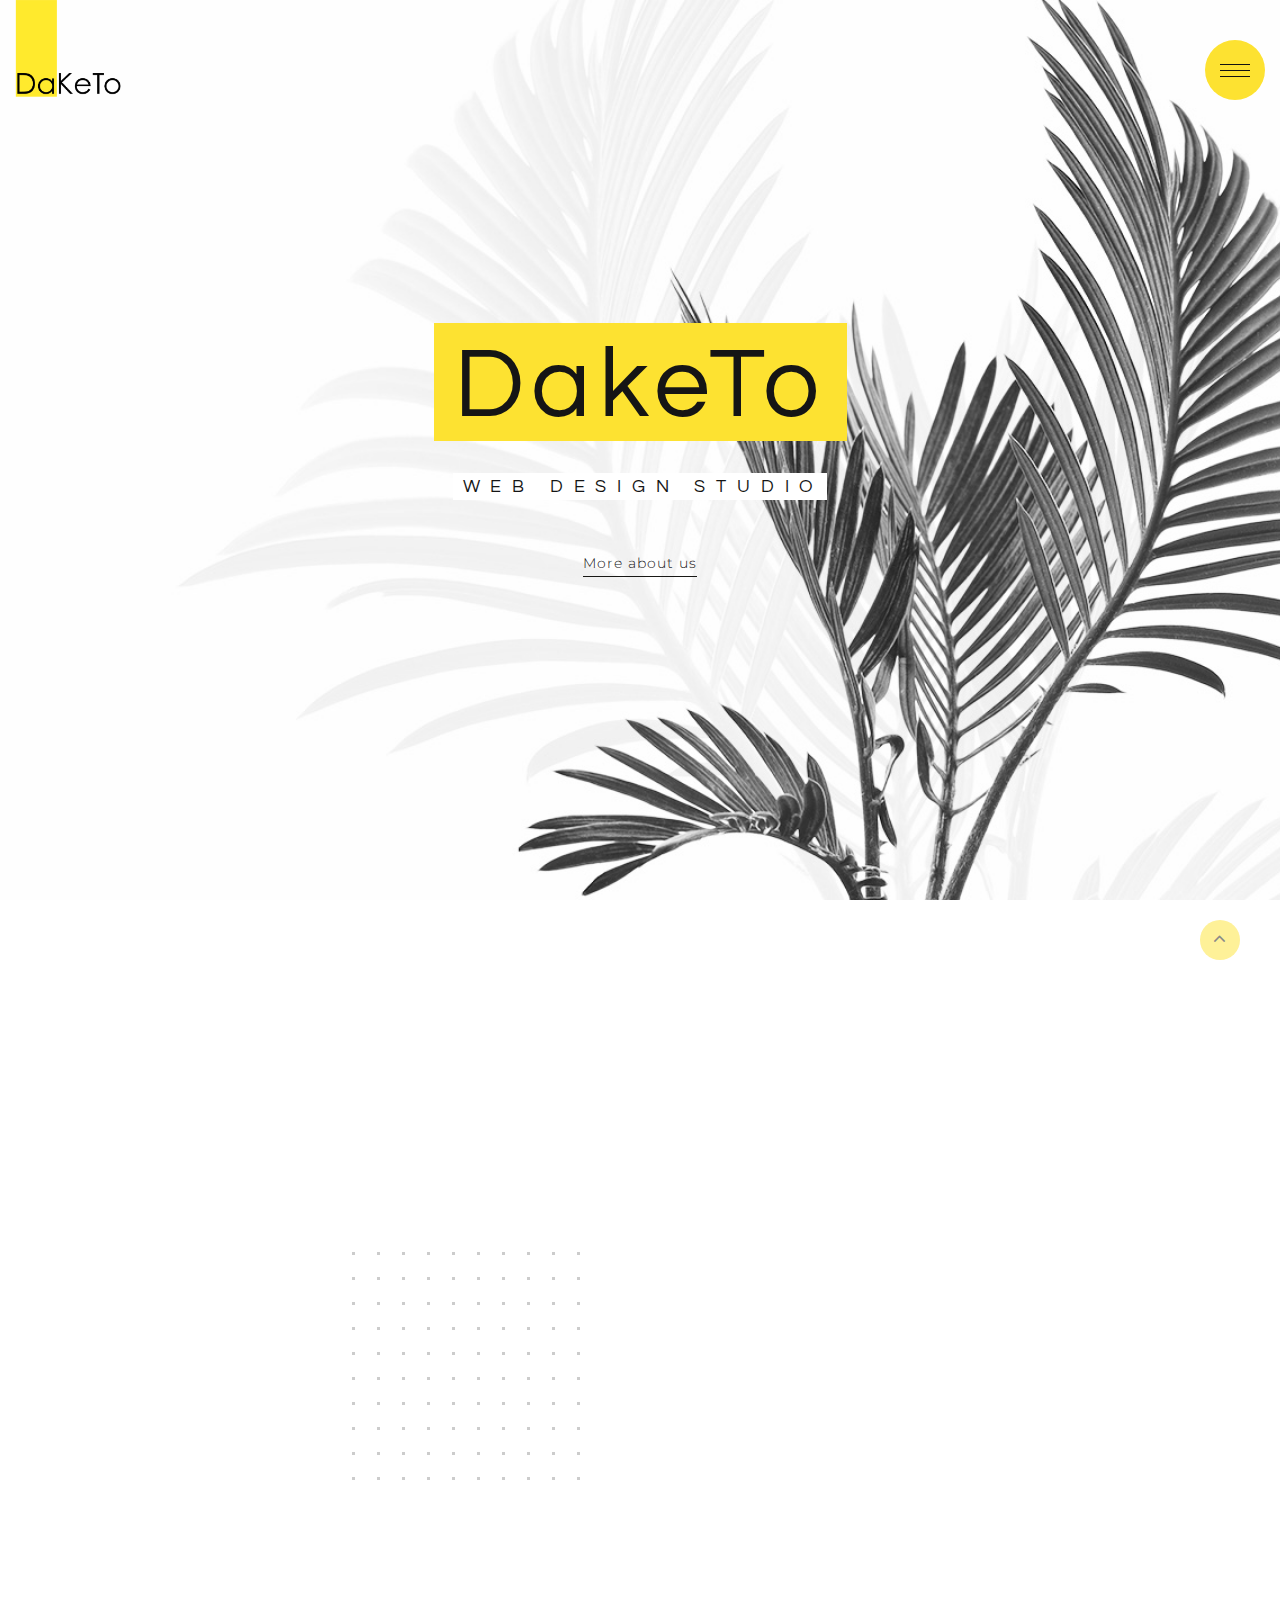
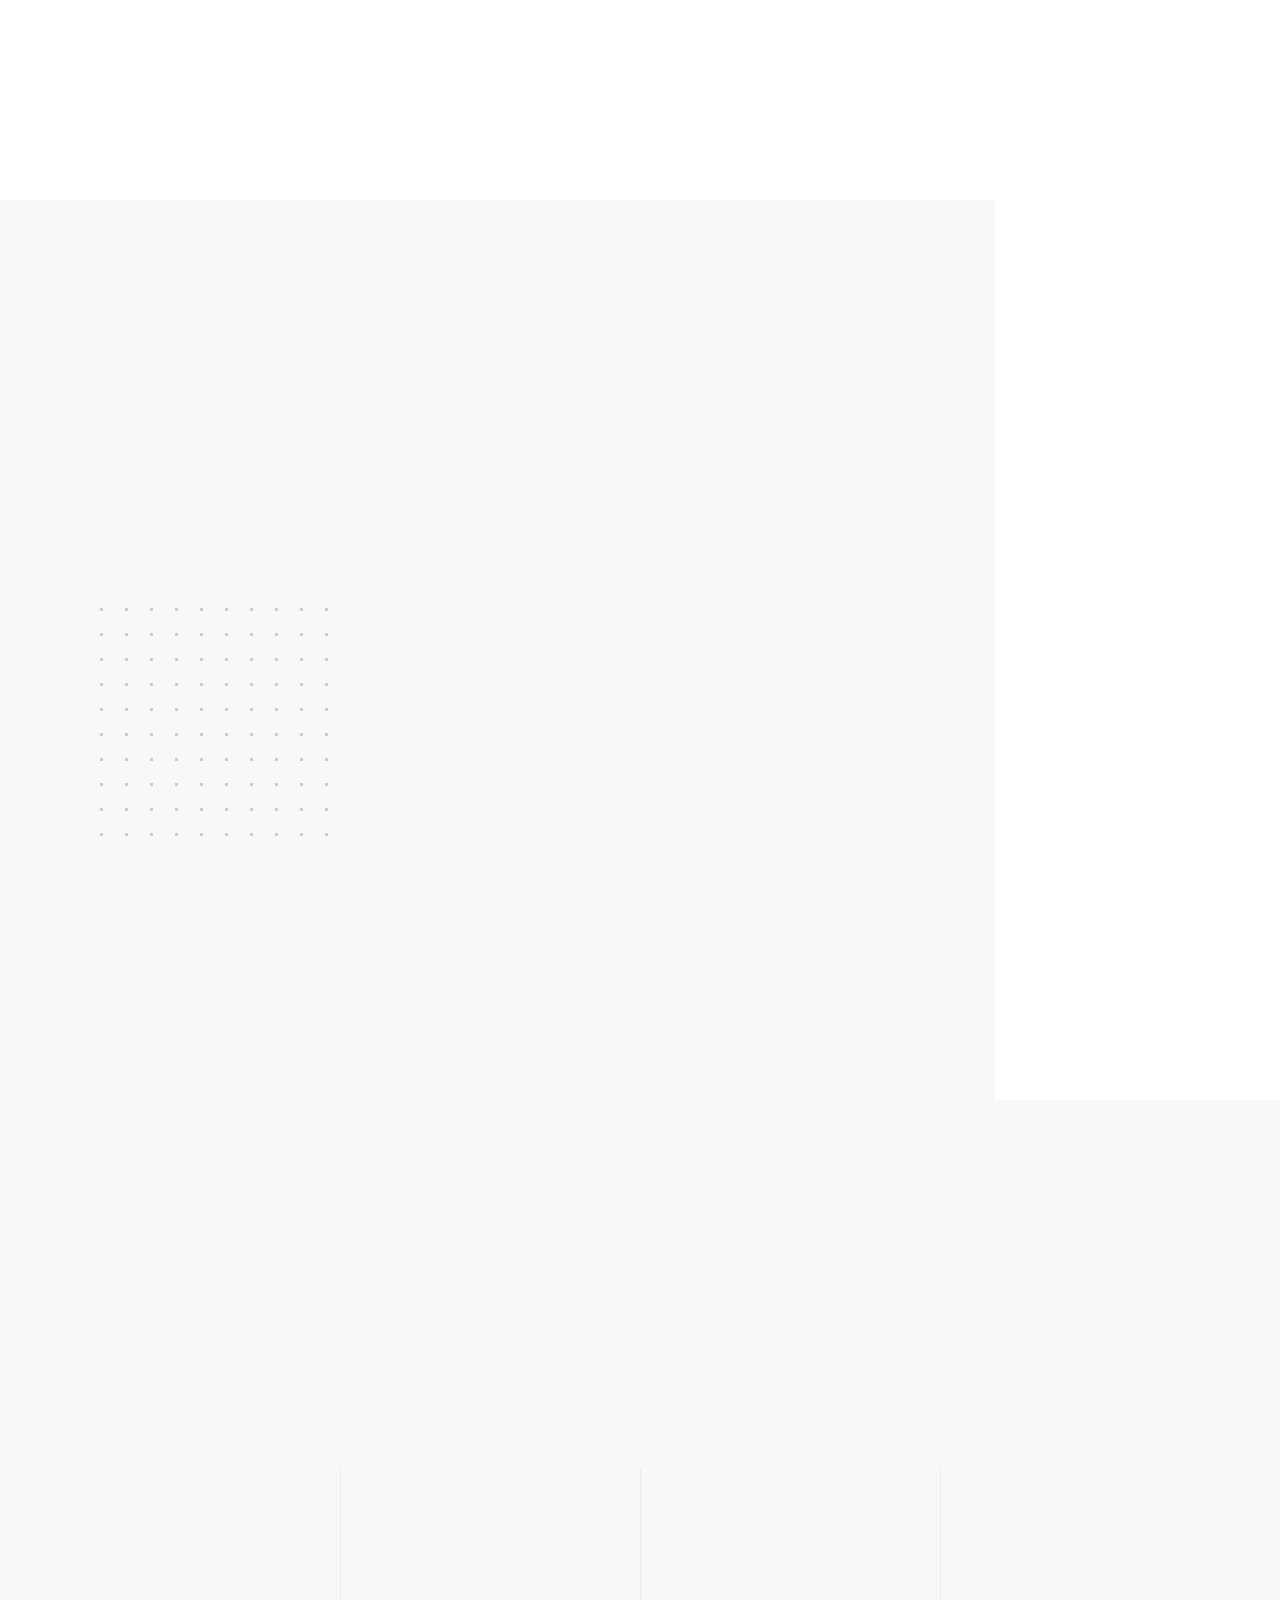
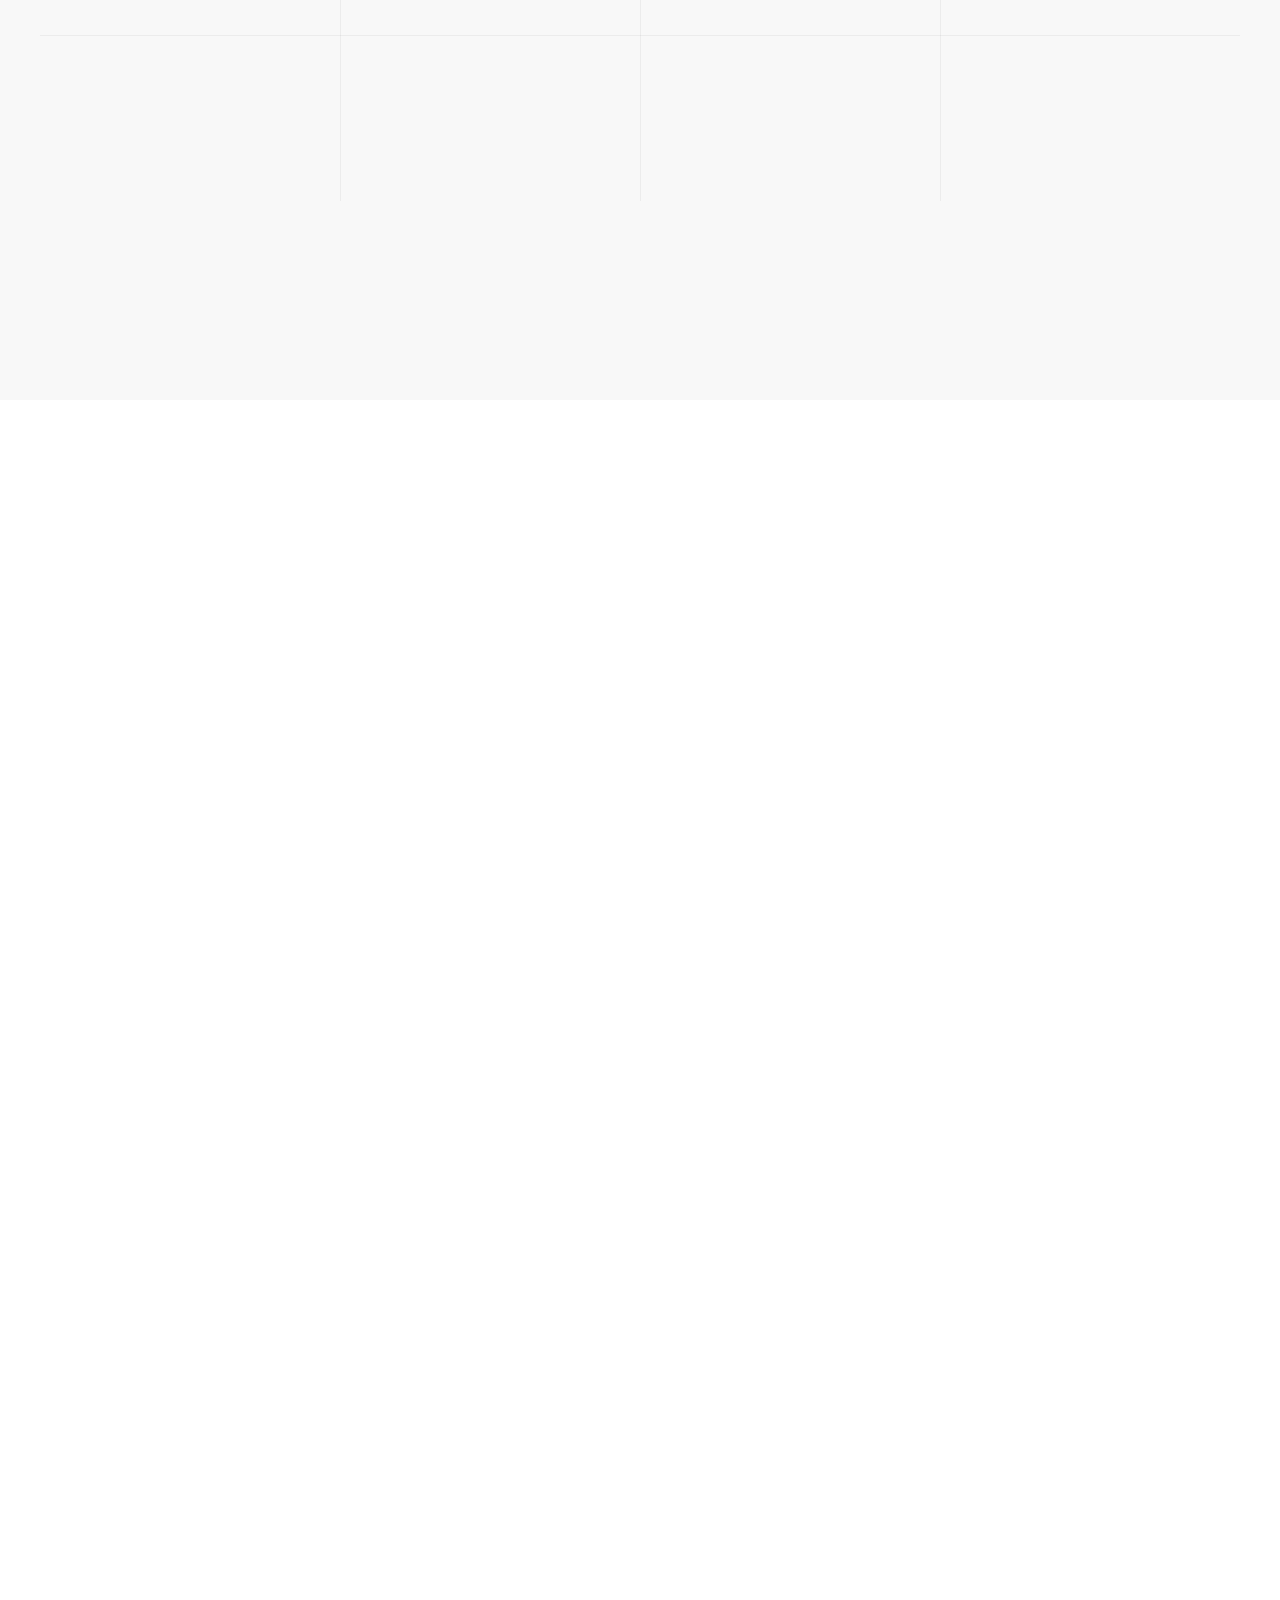
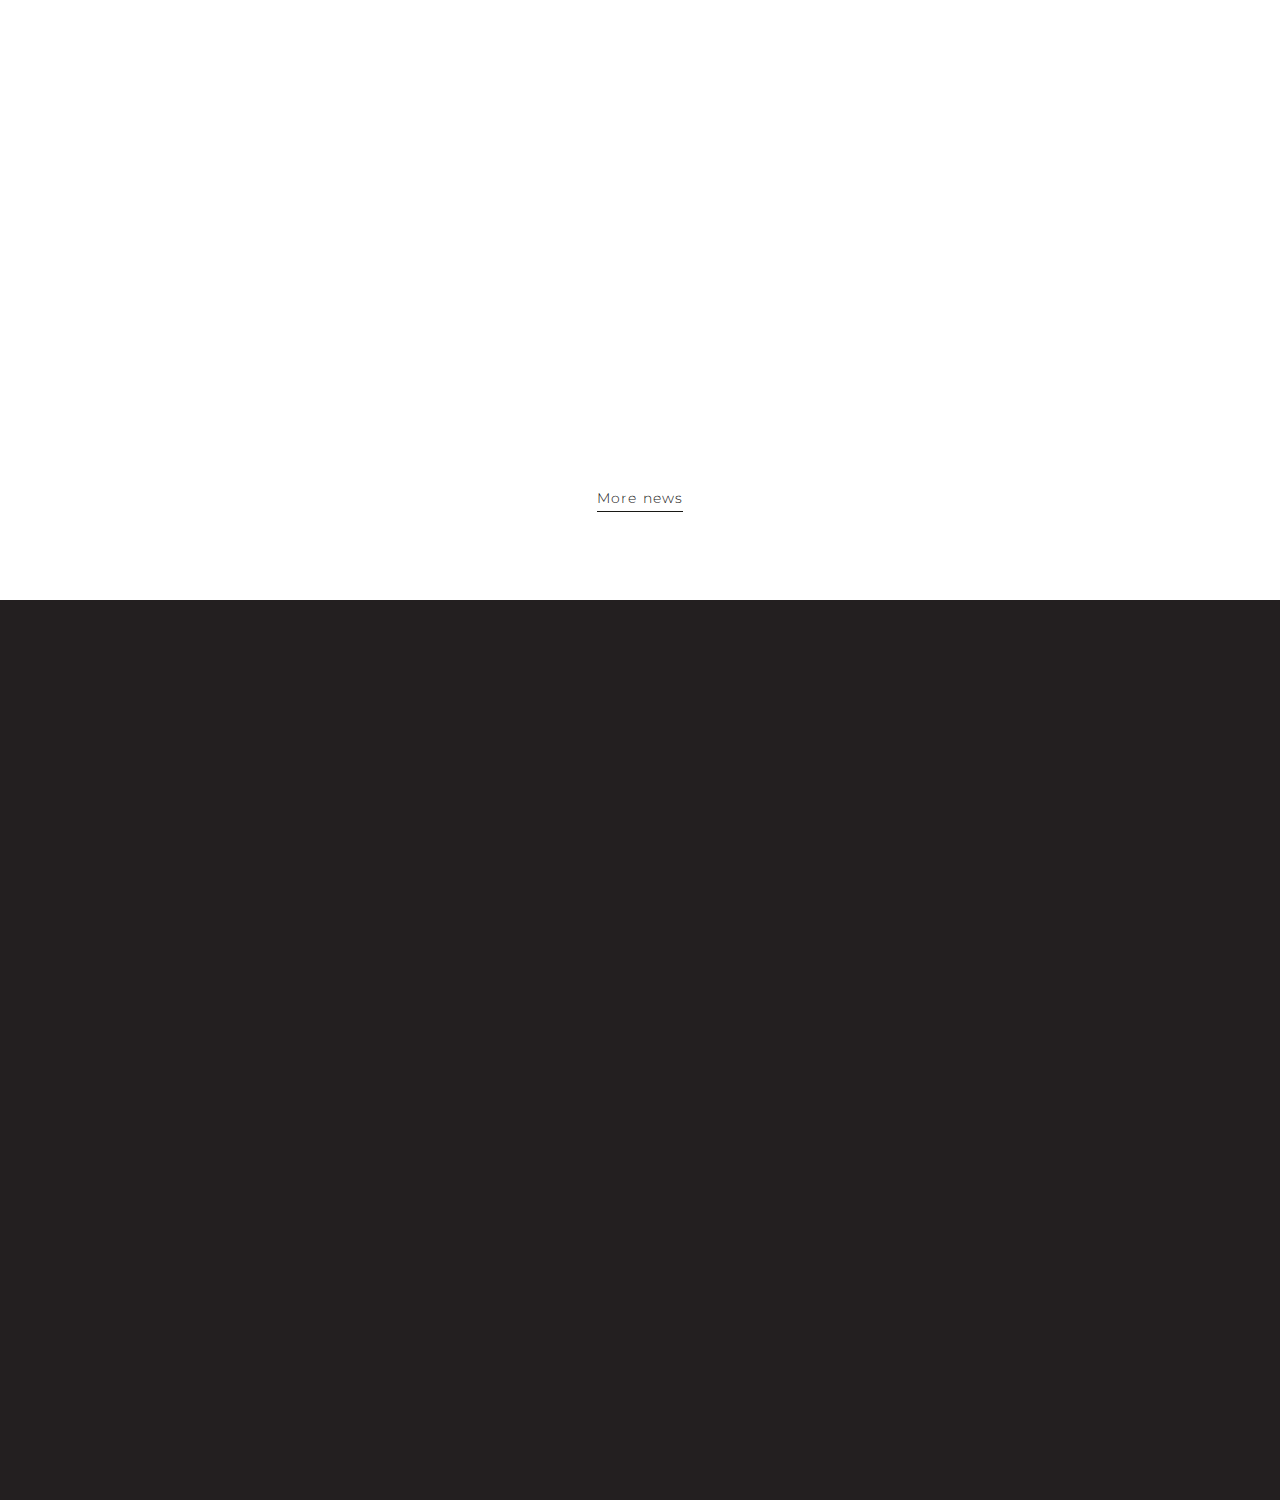
<file: site/index.html>
<!DOCTYPE html>
<html class="wide wow-animation" lang="en">
  <head>
    <title>Home</title>
    <meta charset="utf-8">
    <meta name="viewport" content="width=device-width, height=device-height, initial-scale=1.0">
    <meta http-equiv="X-UA-Compatible" content="IE=edge">
    <link rel="icon" href="images/favicon.ico" type="image/x-icon">
    <link rel="stylesheet" type="text/css" href="//fonts.googleapis.com/css?family=Montserrat:300%7CQuestrial">
    <link rel="stylesheet" href="css/bootstrap.css">
    <link rel="stylesheet" href="css/fonts.css">
    <link rel="stylesheet" href="css/style.css">
    <style>.ie-panel{display: none;background: #212121;padding: 10px 0;box-shadow: 3px 3px 5px 0 rgba(0,0,0,.3);clear: both;text-align:center;position: relative;z-index: 1;} html.ie-10 .ie-panel, html.lt-ie-10 .ie-panel {display: block;}</style>
  </head>
  <body>
    <div class="ie-panel"><a href="http://windows.microsoft.com/en-US/internet-explorer/"><img src="images/ie8-panel/warning_bar_0000_us.jpg" height="42" width="820" alt="You are using an outdated browser. For a faster, safer browsing experience, upgrade for free today."></a></div>
    <div class="preloader">
      <div class="preloader-body">
        <div class="cssload-spinner"><span class="cssload-cube cssload-cube0"></span><span class="cssload-cube cssload-cube1"></span><span class="cssload-cube cssload-cube2"></span><span class="cssload-cube cssload-cube3"></span><span class="cssload-cube cssload-cube4"></span><span class="cssload-cube cssload-cube5"></span><span class="cssload-cube cssload-cube6"></span><span class="cssload-cube cssload-cube7"></span><span class="cssload-cube cssload-cube8"></span><span class="cssload-cube cssload-cube9"></span><span class="cssload-cube cssload-cube10"></span><span class="cssload-cube cssload-cube11"></span><span class="cssload-cube cssload-cube12"></span><span class="cssload-cube cssload-cube13"></span><span class="cssload-cube cssload-cube14"></span><span class="cssload-cube cssload-cube15"></span>
        </div>
        <h2 class="preloader-title">DakeTo</h2>
      </div>
    </div>
    <div class="page">
      <!-- Page Header-->
      <header class="page-header">
        <!-- RD Navbar-->
        <div class="rd-navbar-wrap">
          <nav class="rd-navbar" data-layout="rd-navbar-sidebar" data-device-layout="rd-navbar-sidebar" data-sm-layout="rd-navbar-sidebar" data-sm-device-layout="rd-navbar-sidebar" data-md-layout="rd-navbar-sidebar" data-md-device-layout="rd-navbar-sidebar" data-lg-layout="rd-navbar-sidebar" data-lg-device-layout="rd-navbar-sidebar" data-xl-layout="rd-navbar-sidebar" data-xl-device-layout="rd-navbar-sidebar" data-xxl-layout="rd-navbar-sidebar" data-xxl-device-layout="rd-navbar-sidebar" data-lg-stick-up-offset="46px" data-xl-stick-up-offset="46px" data-xxl-stick-up-offset="46px" data-lg-stick-up="true" data-xl-stick-up="true" data-xxl-stick-up="true" data-body-class="rd-navbar-style-1">
            <div class="rd-navbar-main-outer">
              <div class="rd-navbar-main">
                <!-- RD Navbar Panel-->
                <div class="rd-navbar-panel">
                  <!-- RD Navbar Toggle-->
                  <button class="rd-navbar-toggle" data-rd-navbar-toggle=".rd-navbar-nav-wrap"><span></span></button>
                  <!-- RD Navbar Brand-->
                  <div class="rd-navbar-brand"><a class="brand" href="index.html"><img class="brand-logo-desktop" src="images/logo1002-152x94.png" alt="" width="152" height="94" srcset="images/logo-default-304x188.png 2x"/><img class="brand-logo-mobile" src="images/logo-default-152x65.png" alt="" width="152" height="65" srcset="images/logo-default-304x130.png 2x"/></a>
                  </div>
                </div>
                <div class="rd-navbar-nav-wrap">
                  <div class="rd-navbar-nav-container">
                    <!-- RD Navbar Nav-->
                    <ul class="rd-navbar-nav">
                      <li class="rd-nav-item active"><a class="rd-nav-link" href="index.html">Home</a>
                      </li>
                      <li class="rd-nav-item"><a class="rd-nav-link" href="about.html">About</a>
                      </li>
                      <li class="rd-nav-item"><a class="rd-nav-link" href="single-project.html">Single Project</a>
                      </li>
                      <li class="rd-nav-item"><a class="rd-nav-link" href="blog-post.html">Blog post</a>
                      </li>
                      <li class="rd-nav-item"><a class="rd-nav-link" href="privacy-policy.html">Privacy Policy</a>
                      </li>
                      <li class="rd-nav-item"><a class="rd-nav-link" href="contacts.html">Contacts</a>
                      </li>
                    </ul>
                    <ul class="contacts-classic">
                      <li>
                        <div class="contacts-classic-title">Phone:</div><a href="tel:#">+1 (403) 560–3999</a>
                      </li>
                      <li>
                        <div class="contacts-classic-title">E-mail:</div><a href="mailTo:#">info@dakento.com</a>
                      </li>
                      <li>
                        <div class="contacts-classic-title">Follow Us:</div>
                        <ul class="list-inline list-social list-inline-sm">
                          <li><a class="icon fa fa-linkedin" href="#"></a></li>
                          <li><a class="icon fa fa-twitter" href="#"></a></li>
                          <li><a class="icon fa fa-facebook" href="#"></a></li>
                          <li><a class="icon fa fa-instagram" href="#"></a></li>
                        </ul>
                      </li>
                    </ul>
                  </div>
                </div>
              </div>
            </div>
            <ul class="nav-custom rd-navbar-nav">
              <li class="active"><a class="nav-custom-counter" href="#home"></a></li>
              <li><a class="nav-custom-counter" href="#about"></a></li>
              <li><a class="nav-custom-counter" href="#works"></a></li>
              <li><a class="nav-custom-counter" href="#team"></a></li>
              <li><a class="nav-custom-counter" href="#clients"></a></li>
              <li><a class="nav-custom-counter" href="#projects"></a></li>
              <li><a class="nav-custom-counter" href="#news"></a></li>
              <li><a class="nav-custom-counter" href="#contacts"></a></li>
            </ul>
          </nav>
        </div>
      </header>
      <!-- DePaletra-->
      <section class="section section-full section-inset-1 bg-default text-center bg-image background-position-1" id="home" style="background-image: url(images/bg-image-1-1920x800.jpg)">
        <div class="container">
          <div class="title-style-1-wrap">
            <div class="oh-desktop wow slideInLeft">
              <h1 class="title-style-1 wow slideInRight">DakeTo</h1>
            </div>
          </div>
          <div class="title-style-2-wrap">
            <div class="oh-desktop wow slideInRight">
              <h5 class="title-style-2 wow slideInLeft">Web Design Studio</h5>
            </div>
          </div><a class="button button-default wow fadeInUp" href="about.html">More about us</a>
        </div>
      </section>
      <!-- About Us-->
      <section class="section section-full section-xxl bg-default" id="about">
        <div class="container">
          <div class="row row-30 justify-content-center">
            <div class="col-sm-9 col-md-5 cube-classic-wrap">
              <div class="subtitle-classic wow fadeInLeft">Welcome to our website!</div>
              <h2 class="wow fadeInLeft">Our creativity <br class="d-none d-md-block"><span class="text-primary">is your</span> start of <br class="d-none d-md-block">successful projects
              </h2>
              <div class="cube-classic cube-classic-1"><span class="cube-classic-item"></span><span class="cube-classic-item"></span><span class="cube-classic-item"></span><span class="cube-classic-item"></span><span class="cube-classic-item"></span><span class="cube-classic-item"></span><span class="cube-classic-item"></span><span class="cube-classic-item"></span><span class="cube-classic-item"></span><span class="cube-classic-item"></span><span class="cube-classic-item"></span><span class="cube-classic-item"></span><span class="cube-classic-item"></span><span class="cube-classic-item"></span><span class="cube-classic-item"></span><span class="cube-classic-item"></span><span class="cube-classic-item"></span><span class="cube-classic-item"></span><span class="cube-classic-item"></span><span class="cube-classic-item"></span><span class="cube-classic-item"></span><span class="cube-classic-item"></span><span class="cube-classic-item"></span><span class="cube-classic-item"></span><span class="cube-classic-item"></span><span class="cube-classic-item"></span><span class="cube-classic-item"></span><span class="cube-classic-item"></span><span class="cube-classic-item"></span><span class="cube-classic-item"></span><span class="cube-classic-item"></span><span class="cube-classic-item"></span><span class="cube-classic-item"></span><span class="cube-classic-item"></span><span class="cube-classic-item"></span><span class="cube-classic-item"></span><span class="cube-classic-item"></span><span class="cube-classic-item"></span><span class="cube-classic-item"></span><span class="cube-classic-item"></span><span class="cube-classic-item"></span><span class="cube-classic-item"></span><span class="cube-classic-item"></span><span class="cube-classic-item"></span><span class="cube-classic-item"></span><span class="cube-classic-item"></span><span class="cube-classic-item"></span><span class="cube-classic-item"></span><span class="cube-classic-item"></span><span class="cube-classic-item"></span><span class="cube-classic-item"></span><span class="cube-classic-item"></span><span class="cube-classic-item"></span><span class="cube-classic-item"></span><span class="cube-classic-item"></span><span class="cube-classic-item"></span><span class="cube-classic-item"></span><span class="cube-classic-item"></span><span class="cube-classic-item"></span><span class="cube-classic-item"></span><span class="cube-classic-item"></span><span class="cube-classic-item"></span><span class="cube-classic-item"></span><span class="cube-classic-item"></span><span class="cube-classic-item"></span><span class="cube-classic-item"></span><span class="cube-classic-item"></span><span class="cube-classic-item"></span><span class="cube-classic-item"></span><span class="cube-classic-item"></span><span class="cube-classic-item"></span><span class="cube-classic-item"></span><span class="cube-classic-item"></span><span class="cube-classic-item"></span><span class="cube-classic-item"></span><span class="cube-classic-item"></span><span class="cube-classic-item"></span><span class="cube-classic-item"></span><span class="cube-classic-item"></span><span class="cube-classic-item"></span><span class="cube-classic-item"></span><span class="cube-classic-item"></span><span class="cube-classic-item"></span><span class="cube-classic-item"></span><span class="cube-classic-item"></span><span class="cube-classic-item"></span><span class="cube-classic-item"></span><span class="cube-classic-item"></span><span class="cube-classic-item"></span><span class="cube-classic-item"></span><span class="cube-classic-item"></span><span class="cube-classic-item"></span><span class="cube-classic-item"></span><span class="cube-classic-item"></span><span class="cube-classic-item"></span><span class="cube-classic-item"></span><span class="cube-classic-item"></span><span class="cube-classic-item"></span><span class="cube-classic-item"></span><span class="cube-classic-item"></span>
              </div>
            </div>
            <div class="col-md-7 col-lg-6 col-xl-5">
              <p class="wow fadeInRight">Daketo is a creative design studio in Toronto, Canada. Founded in 2019, we are primarily focused on  custom Web Design & Development but also specialize in various SaaS solutions, Mobile applications, SEO and branding. Our team works flawlessly and timely to create software applications of your dream in a time that meets your deadlines and preferences.</p>
              <p class="wow fadeInRight">We are a team of top industry leaders with years of experience in web design and development who strive for creating applications that attract the attention of your potential customers and business partners.</p><a class="wow fadeInRight button button-default" href="about.html">More about us</a>
            </div>
          </div>
        </div>
      </section>
      <!-- Selected works-->
      <section class="section section-full section-md bg-gray-100 section-background-custom" id="works">
        <div class="container">
          <div class="row row-30 justify-content-center justify-content-lg-end align-items-md-center">
            <div class="col-sm-8 col-md-6 col-lg-5 cube-classic-wrap">
              <div class="subtitle-classic wow fadeInLeft">Selected works</div>
              <h2 class="wow fadeInLeft" data-wow-delay=".1s">Check out <br class="d-none d-md-block">some projects <br class="d-none d-md-block">we completed
              </h2>
              <p class="wow fadeInLeft">Our team works on a wide variety of web design & development projects every day. We deliver quality solutions for your websites that are based on our boundless creativity and your needs.</p>
              <div class="cube-classic cube-classic-2"><span class="cube-classic-item"></span><span class="cube-classic-item"></span><span class="cube-classic-item"></span><span class="cube-classic-item"></span><span class="cube-classic-item"></span><span class="cube-classic-item"></span><span class="cube-classic-item"></span><span class="cube-classic-item"></span><span class="cube-classic-item"></span><span class="cube-classic-item"></span><span class="cube-classic-item"></span><span class="cube-classic-item"></span><span class="cube-classic-item"></span><span class="cube-classic-item"></span><span class="cube-classic-item"></span><span class="cube-classic-item"></span><span class="cube-classic-item"></span><span class="cube-classic-item"></span><span class="cube-classic-item"></span><span class="cube-classic-item"></span><span class="cube-classic-item"></span><span class="cube-classic-item"></span><span class="cube-classic-item"></span><span class="cube-classic-item"></span><span class="cube-classic-item"></span><span class="cube-classic-item"></span><span class="cube-classic-item"></span><span class="cube-classic-item"></span><span class="cube-classic-item"></span><span class="cube-classic-item"></span><span class="cube-classic-item"></span><span class="cube-classic-item"></span><span class="cube-classic-item"></span><span class="cube-classic-item"></span><span class="cube-classic-item"></span><span class="cube-classic-item"></span><span class="cube-classic-item"></span><span class="cube-classic-item"></span><span class="cube-classic-item"></span><span class="cube-classic-item"></span><span class="cube-classic-item"></span><span class="cube-classic-item"></span><span class="cube-classic-item"></span><span class="cube-classic-item"></span><span class="cube-classic-item"></span><span class="cube-classic-item"></span><span class="cube-classic-item"></span><span class="cube-classic-item"></span><span class="cube-classic-item"></span><span class="cube-classic-item"></span><span class="cube-classic-item"></span><span class="cube-classic-item"></span><span class="cube-classic-item"></span><span class="cube-classic-item"></span><span class="cube-classic-item"></span><span class="cube-classic-item"></span><span class="cube-classic-item"></span><span class="cube-classic-item"></span><span class="cube-classic-item"></span><span class="cube-classic-item"></span><span class="cube-classic-item"></span><span class="cube-classic-item"></span><span class="cube-classic-item"></span><span class="cube-classic-item"></span><span class="cube-classic-item"></span><span class="cube-classic-item"></span><span class="cube-classic-item"></span><span class="cube-classic-item"></span><span class="cube-classic-item"></span><span class="cube-classic-item"></span><span class="cube-classic-item"></span><span class="cube-classic-item"></span><span class="cube-classic-item"></span><span class="cube-classic-item"></span><span class="cube-classic-item"></span><span class="cube-classic-item"></span><span class="cube-classic-item"></span><span class="cube-classic-item"></span><span class="cube-classic-item"></span><span class="cube-classic-item"></span><span class="cube-classic-item"></span><span class="cube-classic-item"></span><span class="cube-classic-item"></span><span class="cube-classic-item"></span><span class="cube-classic-item"></span><span class="cube-classic-item"></span><span class="cube-classic-item"></span><span class="cube-classic-item"></span><span class="cube-classic-item"></span><span class="cube-classic-item"></span><span class="cube-classic-item"></span><span class="cube-classic-item"></span><span class="cube-classic-item"></span><span class="cube-classic-item"></span><span class="cube-classic-item"></span><span class="cube-classic-item"></span><span class="cube-classic-item"></span><span class="cube-classic-item"></span><span class="cube-classic-item"></span><span class="cube-classic-item"></span>
              </div>
            </div>
            <div class="col-sm-8 col-md-6 wow blurIn">
              <div class="inset-xl-left-25">
                <!-- Owl Carousel-->
                <div class="owl-carousel owl-style-1" data-loop="true" data-items="1" data-nav="true"><img src="images/index-1-618x614.jpg" alt="" width="618" height="614"/><img src="images/index-2-618x614.jpg" alt="" width="618" height="614"/><img src="images/index-3-618x614.jpg" alt="" width="618" height="614"/>
                </div>
              </div>
            </div>
          </div>
        </div>
        <div class="background-custom-1 bg-default"></div>
      </section>
      <!-- Clients-->
      <section class="section section-full section-xl bg-gray-100 text-md-center" id="clients">
        <div class="container">
          <div class="subtitle-classic wow fadeInUp">Our clients and partners</div>
          <h2><span class="d-inline-block wow fadeInLeft">Happy</span> <span class="d-inline-block wow fadeInRight">clients</span>
          </h2>
          <div class="row row-xxl bordered-classic">
            <div class="col-6 col-sm-4 col-md-3"><a class="clients-classic wow slideInLeft" href="#"><img src="images/clients-1-160x110.png" alt="" width="160" height="110"/></a></div>
            <div class="col-6 col-sm-4 col-md-3"><a class="clients-classic wow slideInDown" href="#" data-wow-delay=".1s"><img src="images/clients-2-160x110.png" alt="" width="160" height="110"/></a></div>
            <div class="col-6 col-sm-4 col-md-3"><a class="clients-classic wow slideInDown" href="#" data-wow-delay=".2s"><img src="images/Lenprissred-160x110.png" alt="" width="160" height="110"/></a></div>
            <div class="col-6 col-sm-4 col-md-3"><a class="clients-classic wow slideInRight" href="#" data-wow-delay=".3s"><img src="images/midrive-160x110.svg" alt="" width="160" height="110"/></a></div>
            <div class="col-6 col-sm-4 col-md-3"><a class="clients-classic wow slideInLeft" href="#" data-wow-delay=".3s"><img src="images/clients-5-160x110.png" alt="" width="160" height="110"/></a></div>
            <div class="col-6 col-sm-4 col-md-3"><a class="clients-classic wow slideInUp" href="#" data-wow-delay=".2s"><img src="images/nolly-160x110.png" alt="" width="160" height="110"/></a></div>
            <div class="col-6 col-sm-4 col-md-3"><a class="clients-classic wow slideInUp" href="#" data-wow-delay=".1s"><img src="images/clients-7-160x110.png" alt="" width="160" height="110"/></a></div>
            <div class="col-6 col-sm-4 col-md-3"><a class="clients-classic wow slideInRight" href="#"><img src="images/clients-8-160x110.png" alt="" width="160" height="110"/></a></div>
          </div>
        </div>
      </section>
      <!-- Portfolio-->
      <section class="section section-full section-xs section-first bg-default text-md-center" id="projects">
        <div class="container">
          <div class="subtitle-classic wow fadeInUp">Portfolio</div>
          <h2><span class="d-inline-block wow fadeInLeft">Our featured</span> <span class="text-primary d-inline-block wow fadeInRight">projects</span>
          </h2>
          <div class="row row-lg row-30">
            <div class="col-sm-6 col-md-4 wow blurIn" data-wow-delay=".2s">
              <article class="project-classic box-md"><img src="images/vanit-370x262.jpg" alt="" a href = "www.google.ca"</a> width="370" height="262"/>
                <div class="project-classic-caption">
                  <div>
                    <h4 class="project-classic-title"><a href="www.vanit.ca">Vanit Ltd.</a></h4>
                    <div class="project-classic-tag">Web Design</div>
                  </div>
                </div>
              </article>
            </div>
            <div class="col-sm-6 col-md-4 wow blurIn" data-wow-delay=".1s">
              <article class="project-classic box-md"><img src="images/themeup-370x262.jpg" alt="" width="370" height="262"/>
                <div class="project-classic-caption">
                  <div>
                    <h4 class="project-classic-title"><a href="www.themeup.com">themeup</a></h4>
                    <div class="project-classic-tag">SASS solution</div>
                  </div>
                </div>
              </article>
            </div>
            <div class="col-sm-6 col-md-4 wow blurIn">
              <article class="project-classic box-md"><img src="images/lenpriss-370x262.jpg" alt="" width="370" height="262"/>
                <div class="project-classic-caption">
                  <div>
                    <h4 class="project-classic-title"><a href="www.lenpriss.com">Lenpriss</a></h4>
                    <div class="project-classic-tag">Web Design</div>
                  </div>
                </div>
              </article>
            </div>
            <div class="col-sm-6 col-md-4 wow blurIn">
              <article class="project-classic box-md"><img src="images/nolly.png" alt="" width="370" height="262"/>
                <div class="project-classic-caption">
                  <div>
                    <h4 class="project-classic-title"><a href="http://www.nollymoviereviews.com/">Nolly Movie Reviews</a></h4>
                    <div class="project-classic-tag">Nolly Reviews</div>
                  </div>
                </div>
              </article>
            </div>
            <div class="col-sm-6 col-md-4 wow blurIn" data-wow-delay=".1s">
              <article class="project-classic box-md"><img src="images/yfooty.png" alt="" width="370" height="262"/>
                <div class="project-classic-caption">
                  <div>
                    <h4 class="project-classic-title"><a href="www.yfooty.com">yFooty</a></h4>
                    <div class="project-classic-tag">yFooty</div>
                  </div>
                </div>
              </article>
            </div>
            <div class="col-sm-6 col-md-4 wow blurIn" data-wow-delay=".2s">
              <article class="project-classic box-md"><img src="images/midrive.png" alt="" width="370" height="262"/>
                <div class="project-classic-caption">
                  <div>
                    <h4 class="project-classic-title"><a href="https://transfer.midrive.io/en/">MiDrive</a></h4>
                    <div class="project-classic-tag">MiDrive</div>
                  </div>
                </div>
              </article>
            </div>
          </div>
        </div>
      </section>
      <!-- Blog-->
      <section class="section section-full section-xs section-last bg-default text-md-center" id="news">
        <div class="container">
          <div class="subtitle-classic wow fadeInUp">Recent posts</div>
          <h2><span class="d-inline-block wow fadeInLeft">Latest news</span> <span class="d-inline-block wow fadeInRight">& updates</span>
          </h2>
          <div class="row row-xxl row-30 justify-content-center">
            <div class="col-sm-6 col-lg-4 wow blurIn" data-wow-delay=".1s">
              <article class="post-classic">
                <div class="post-classic-time">
                  <time datetime="2018-05-04">May 4, 2020</time>
                </div>
                <h4 class="post-classic-title"><a href="blog-post.html">Top 10 Web Design Trends in 2018</a></h4>
                <p class="post-classic-text">As we look forward to 2018, the big question on every designer’s mind has to be: what will define design this year? We asked the most prominent designers and…</p>
                <div class="post-classic-author">by Sofia Helin</div>
              </article>
            </div>
            <div class="col-sm-6 col-lg-4 wow blurIn">
              <article class="post-classic">
                <div class="post-classic-time">
                  <time datetime="2018-05-04">July 8, 2019</time>
                </div>
                <h4 class="post-classic-title"><a href="blog-post.html">Designing for a Local Audience</a></h4>
                <p class="post-classic-text">Local design techniques require a lot of attention to detail and personalization. In this article, we want to discuss 5 ways in which web design can be more aptly…</p>
                <div class="post-classic-author">by Jay Benjamin</div>
              </article>
            </div>
            <div class="col-sm-6 col-lg-4 wow blurIn" data-wow-delay=".1s">
              <article class="post-classic">
                <div class="post-classic-time">
                  <time datetime="2018-05-04">Nov 3, 2020</time>
                </div>
                <h4 class="post-classic-title"><a href="blog-post.html">How to Design Your Site for Mobile Speed</a></h4>
                <p class="post-classic-text">Have you performed a mobile speed test lately? How does your website rank? A slow website can turn mobile users away. Ideally, you want your design to load just…</p>
                <div class="post-classic-author">by Mark Stone</div>
              </article>
            </div>
          </div><a class="button button-default" href="blog-post.html">More news</a>
        </div>
      </section>
      <!-- Page Footer-->
      <footer class="section footer-classic section-full section-full-1 section-sm section-inset-2 bg-gray-3 context-dark text-md-center" id="contacts">
        <div class="container">
          <div class="subtitle-classic wow fadeInUp">Get in touch</div>
          <h2><span class="d-inline-block wow fadeInLeft">Let’s work</span> <span class="d-inline-block wow fadeInRight">together</span>
          </h2>
          <!-- RD Mailform-->
          <form class="rd-form rd-mailform" data-form-output="form-output-global" data-form-type="contact" method="post" action="bat/rd-mailform.php">
            <div class="form-wrap wow fadeInRight">
              <label class="form-label" for="contact-name">Name</label>
              <input class="form-input" id="contact-name" type="text" name="name" data-constraints="@Required">
            </div>
            <div class="form-wrap wow fadeInRight">
              <label class="form-label" for="contact-email">E-Mail</label>
              <input class="form-input" id="contact-email" type="email" name="email" data-constraints="@Required @Email">
            </div>
            <div class="form-wrap wow fadeInRight">
              <label class="form-label" for="contact-message">Message</label>
              <textarea class="form-input" id="contact-message" name="message" data-constraints="@Required"></textarea>
            </div>
            <div class="form-button text-center">
              <button class="button button-default wow fadeInUp" type="submit">Send message</button>
            </div>
          </form>
        </div>
        <div class="container">
          <div class="footer-classic-list-social wow fadeInUp">
            <ul class="list-inline list-social list-inline-sm">
              <li><a class="icon fa fa-linkedin" href="#"></a></li>
              <li><a class="icon fa fa-twitter" href="#"></a></li>
              <li><a class="icon fa fa-facebook" href="#"></a></li>
              <li><a class="icon fa fa-instagram" href="#"></a></li>
            </ul>
          </div>
          <p class="rights wow fadeInUp"><span>&copy;&nbsp; </span><span class="copyright-year"></span><span>&nbsp;</span><span>Daketo</span><span>.&nbsp;</span><span>All rights reserved. Terms and Conditions</span><br/><a href="privacy-policy.html">Privacy Policy.</a></p>
        </div>
      </footer>
    </div>
    <div class="snackbars" id="form-output-global"></div>
    <script src="js/core.min.js"></script>
    <script src="js/script.js"></script>
    <!-- Start of HubSpot Embed Code -->
    <script type="text/javascript" id="hs-script-loader" async defer src="//js.hs-scripts.com/8754225.js"></script>
    <!-- End of HubSpot Embed Code -->
  </body>
</html>
</file>
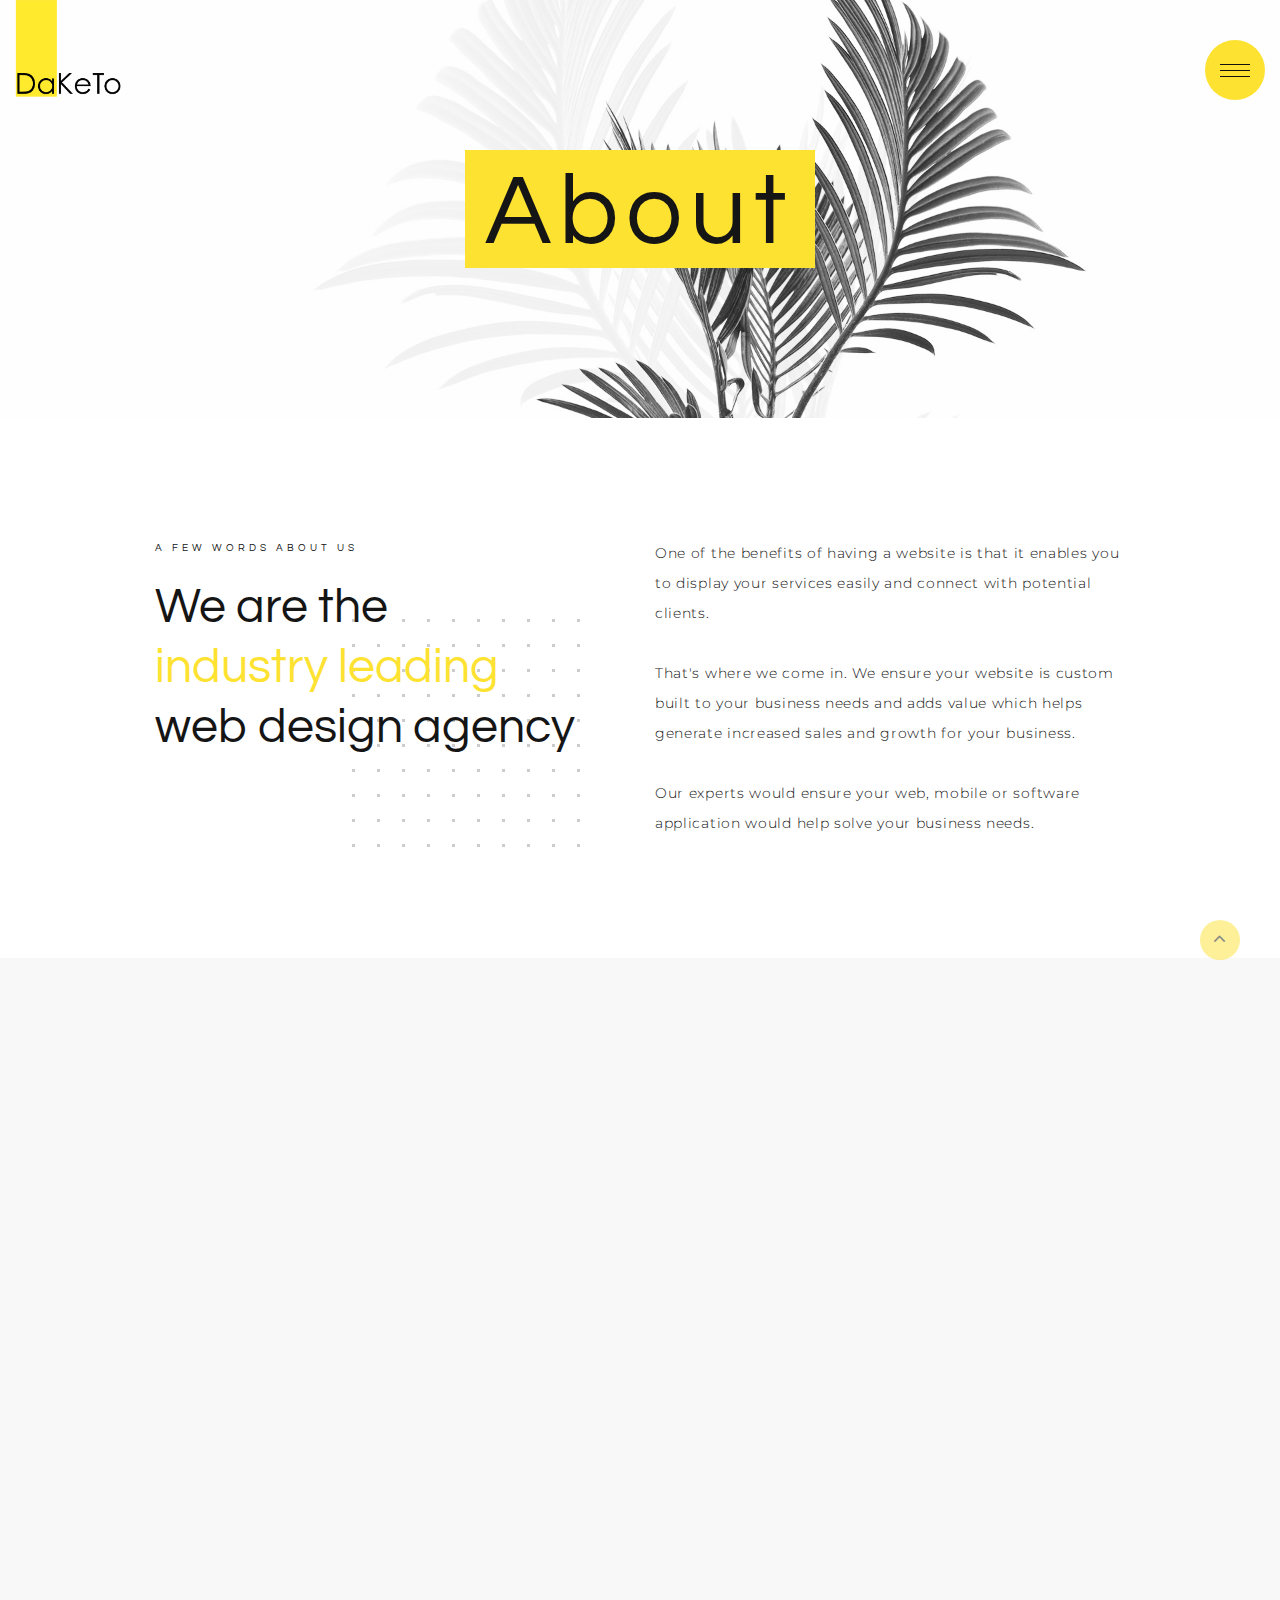
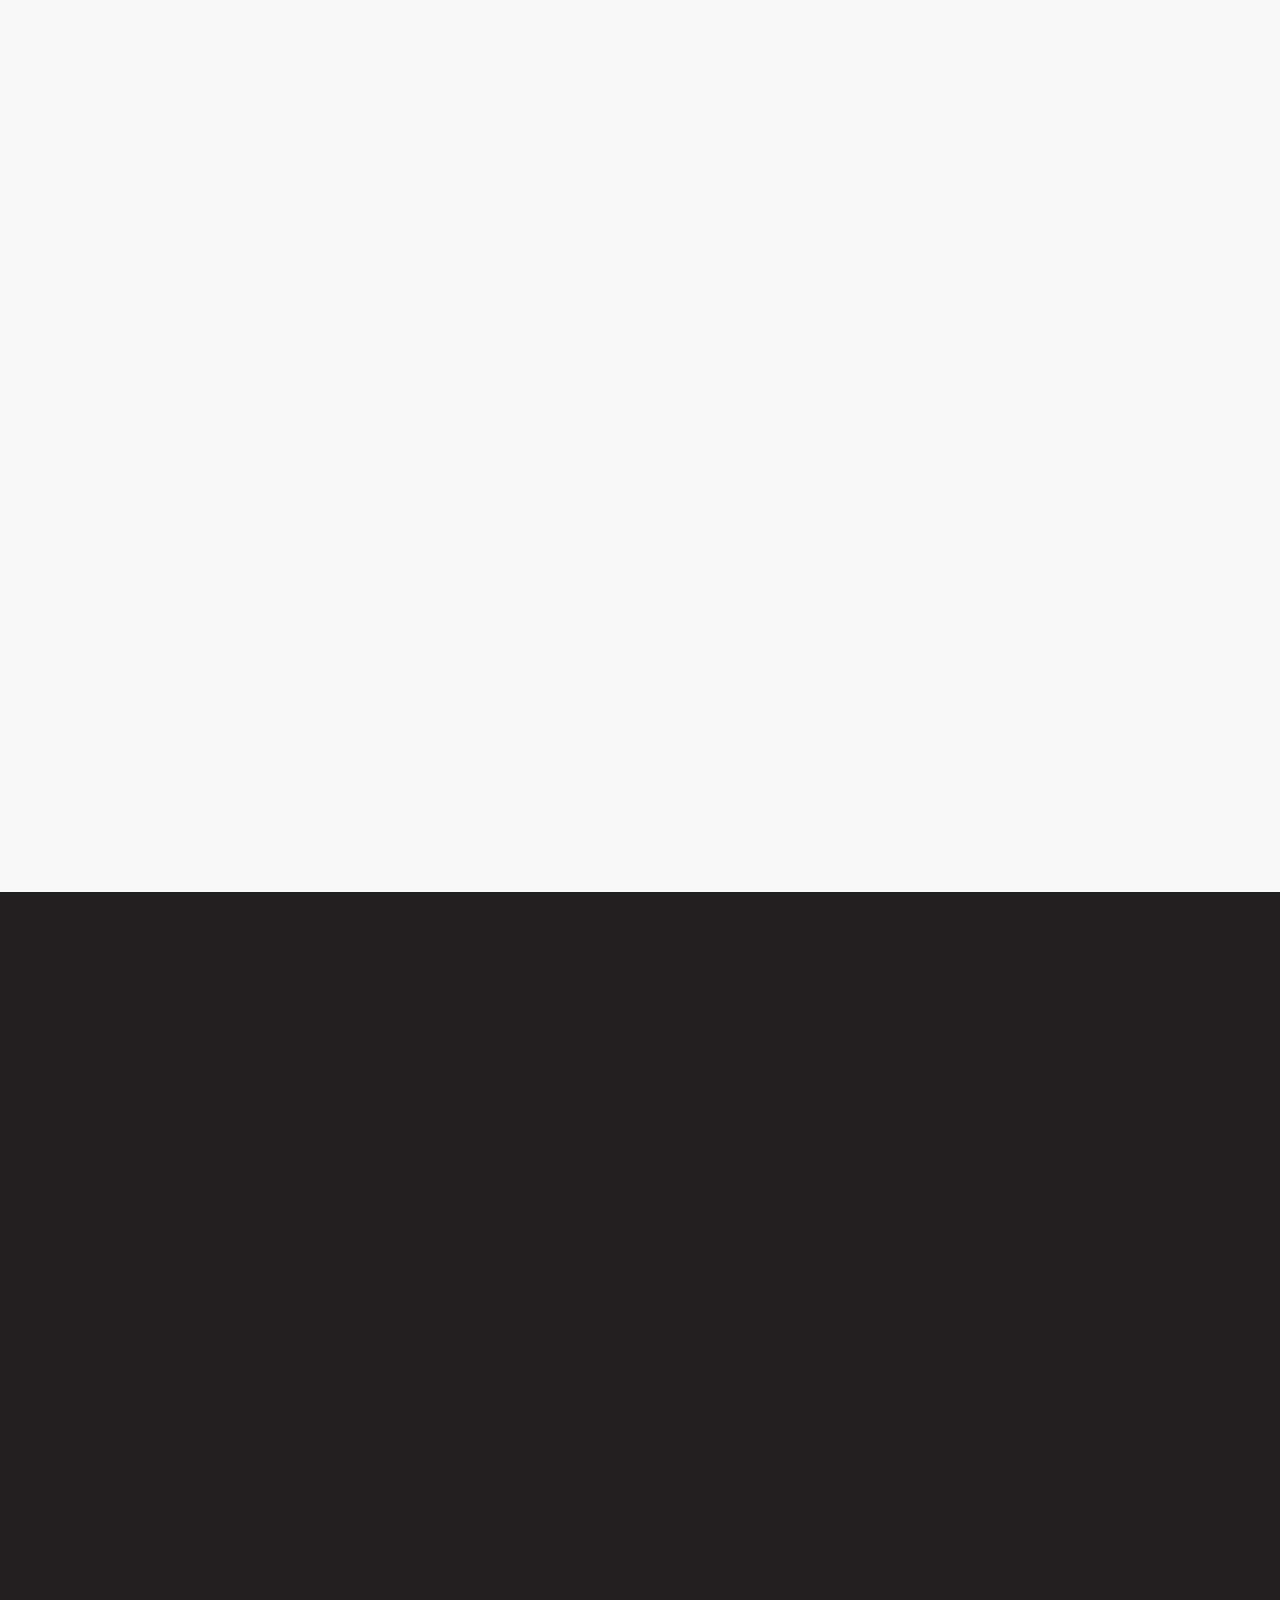
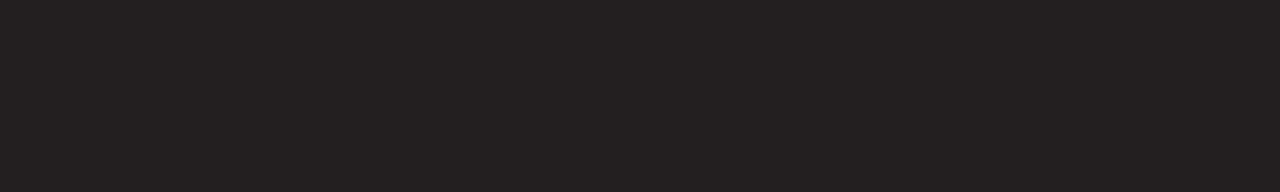
<file: site/about.html>
<!DOCTYPE html>
<html class="wide wow-animation" lang="en">
  <head>
    <title>About</title>
    <meta charset="utf-8">
    <meta name="viewport" content="width=device-width, height=device-height, initial-scale=1.0">
    <meta http-equiv="X-UA-Compatible" content="IE=edge">
    <link rel="icon" href="images/favicon.ico" type="image/x-icon">
    <link rel="stylesheet" type="text/css" href="//fonts.googleapis.com/css?family=Montserrat:300%7CQuestrial">
    <link rel="stylesheet" href="css/bootstrap.css">
    <link rel="stylesheet" href="css/fonts.css">
    <link rel="stylesheet" href="css/style.css">
    <style>.ie-panel{display: none;background: #212121;padding: 10px 0;box-shadow: 3px 3px 5px 0 rgba(0,0,0,.3);clear: both;text-align:center;position: relative;z-index: 1;} html.ie-10 .ie-panel, html.lt-ie-10 .ie-panel {display: block;}</style>
  </head>
  <body>
    <div class="ie-panel"><a href="http://windows.microsoft.com/en-US/internet-explorer/"><img src="images/ie8-panel/warning_bar_0000_us.jpg" height="42" width="820" alt="You are using an outdated browser. For a faster, safer browsing experience, upgrade for free today."></a></div>
    <div class="preloader">
      <div class="preloader-body">
        <div class="cssload-spinner"><span class="cssload-cube cssload-cube0"></span><span class="cssload-cube cssload-cube1"></span><span class="cssload-cube cssload-cube2"></span><span class="cssload-cube cssload-cube3"></span><span class="cssload-cube cssload-cube4"></span><span class="cssload-cube cssload-cube5"></span><span class="cssload-cube cssload-cube6"></span><span class="cssload-cube cssload-cube7"></span><span class="cssload-cube cssload-cube8"></span><span class="cssload-cube cssload-cube9"></span><span class="cssload-cube cssload-cube10"></span><span class="cssload-cube cssload-cube11"></span><span class="cssload-cube cssload-cube12"></span><span class="cssload-cube cssload-cube13"></span><span class="cssload-cube cssload-cube14"></span><span class="cssload-cube cssload-cube15"></span>
        </div>
        <h2 class="preloader-title">Daketo</h2>
      </div>
    </div>
    <div class="page">
      <!-- Page Header-->
      <header class="page-header">
        <!-- RD Navbar-->
        <div class="rd-navbar-wrap">
          <nav class="rd-navbar" data-layout="rd-navbar-sidebar" data-device-layout="rd-navbar-sidebar" data-sm-layout="rd-navbar-sidebar" data-sm-device-layout="rd-navbar-sidebar" data-md-layout="rd-navbar-sidebar" data-md-device-layout="rd-navbar-sidebar" data-lg-layout="rd-navbar-sidebar" data-lg-device-layout="rd-navbar-sidebar" data-xl-layout="rd-navbar-sidebar" data-xl-device-layout="rd-navbar-sidebar" data-xxl-layout="rd-navbar-sidebar" data-xxl-device-layout="rd-navbar-sidebar" data-lg-stick-up-offset="46px" data-xl-stick-up-offset="46px" data-xxl-stick-up-offset="46px" data-lg-stick-up="true" data-xl-stick-up="true" data-xxl-stick-up="true" data-body-class="rd-navbar-style-1">
            <div class="rd-navbar-main-outer">
              <div class="rd-navbar-main">
                <!-- RD Navbar Panel-->
                <div class="rd-navbar-panel">
                  <!-- RD Navbar Toggle-->
                  <button class="rd-navbar-toggle" data-rd-navbar-toggle=".rd-navbar-nav-wrap"><span></span></button>
                  <!-- RD Navbar Brand-->
                  <div class="rd-navbar-brand"><a class="brand" href="index.html"><img class="brand-logo-desktop" src="images/logo1002-152x94.png" alt="" width="152" height="94" srcset="images/logo-default-304x188.png 2x"/><img class="brand-logo-mobile" src="images/logo1002-152x94.png" alt="" width="152" height="65" srcset="images/logo-default-304x130.png 2x"/></a>
                  </div>
                </div>
                <div class="rd-navbar-nav-wrap">
                  <div class="rd-navbar-nav-container">
                    <!-- RD Navbar Nav-->
                    <ul class="rd-navbar-nav">
                      <li class="rd-nav-item"><a class="rd-nav-link" href="index.html">Home</a>
                      </li>
                      <li class="rd-nav-item active"><a class="rd-nav-link" href="about.html">About</a>
                      </li>
                      <li class="rd-nav-item"><a class="rd-nav-link" href="single-project.html">Single Project</a>
                      </li>
                      <li class="rd-nav-item"><a class="rd-nav-link" href="blog-post.html">Blog post</a>
                      </li>
                      <li class="rd-nav-item"><a class="rd-nav-link" href="privacy-policy.html">Privacy Policy</a>
                      </li>
                      <li class="rd-nav-item"><a class="rd-nav-link" href="contacts.html">Contacts</a>
                      </li>
                    </ul>
                    <ul class="contacts-classic">
                      <li>
                        <div class="contacts-classic-title">Phone:</div><a href="tel:#">+1 (409) 987–5874</a>
                      </li>
                      <li>
                        <div class="contacts-classic-title">E-mail:</div><a href="mailTo:#">admin@daketo.ca</a>
                      </li>
                      <li>
                        <div class="contacts-classic-title">Follow Us:</div>
                        <ul class="list-inline list-social list-inline-sm">
                          <li><a class="icon fa fa-linkedin" href="#"></a></li>
                          <li><a class="icon fa fa-twitter" href="#"></a></li>
                          <li><a class="icon fa fa-facebook" href="#"></a></li>
                          <li><a class="icon fa fa-instagram" href="#"></a></li>
                        </ul>
                      </li>
                    </ul>
                  </div>
                </div>
              </div>
            </div>
          </nav>
        </div>
      </header>
      <section class="section section-inset-1 bg-default text-center bg-image background-position-1" id="home" style="background-image: url(images/bg-image-1-1920x800.jpg)">
        <div class="container">
          <div class="title-style-1-wrap">
            <div class="oh-desktop wow slideInLeft">
              <h1 class="title-style-1 wow slideInRight">About</h1>
            </div>
          </div>
        </div>
      </section>
      <!-- About Us-->
      <section class="section section-xl bg-default">
        <div class="container">
          <div class="row row-30 justify-content-center">
            <div class="col-sm-9 col-md-5 cube-classic-wrap">
              <div class="subtitle-classic wow fadeInLeft">A Few Words About Us</div>
              <h2 class="wow fadeInLeft">We are the <br class="d-none d-md-block"><span class="text-primary">industry leading</span> <br class="d-none d-md-block">web design agency
              </h2>
              <div class="cube-classic cube-classic-1"><span class="cube-classic-item"></span><span class="cube-classic-item"></span><span class="cube-classic-item"></span><span class="cube-classic-item"></span><span class="cube-classic-item"></span><span class="cube-classic-item"></span><span class="cube-classic-item"></span><span class="cube-classic-item"></span><span class="cube-classic-item"></span><span class="cube-classic-item"></span><span class="cube-classic-item"></span><span class="cube-classic-item"></span><span class="cube-classic-item"></span><span class="cube-classic-item"></span><span class="cube-classic-item"></span><span class="cube-classic-item"></span><span class="cube-classic-item"></span><span class="cube-classic-item"></span><span class="cube-classic-item"></span><span class="cube-classic-item"></span><span class="cube-classic-item"></span><span class="cube-classic-item"></span><span class="cube-classic-item"></span><span class="cube-classic-item"></span><span class="cube-classic-item"></span><span class="cube-classic-item"></span><span class="cube-classic-item"></span><span class="cube-classic-item"></span><span class="cube-classic-item"></span><span class="cube-classic-item"></span><span class="cube-classic-item"></span><span class="cube-classic-item"></span><span class="cube-classic-item"></span><span class="cube-classic-item"></span><span class="cube-classic-item"></span><span class="cube-classic-item"></span><span class="cube-classic-item"></span><span class="cube-classic-item"></span><span class="cube-classic-item"></span><span class="cube-classic-item"></span><span class="cube-classic-item"></span><span class="cube-classic-item"></span><span class="cube-classic-item"></span><span class="cube-classic-item"></span><span class="cube-classic-item"></span><span class="cube-classic-item"></span><span class="cube-classic-item"></span><span class="cube-classic-item"></span><span class="cube-classic-item"></span><span class="cube-classic-item"></span><span class="cube-classic-item"></span><span class="cube-classic-item"></span><span class="cube-classic-item"></span><span class="cube-classic-item"></span><span class="cube-classic-item"></span><span class="cube-classic-item"></span><span class="cube-classic-item"></span><span class="cube-classic-item"></span><span class="cube-classic-item"></span><span class="cube-classic-item"></span><span class="cube-classic-item"></span><span class="cube-classic-item"></span><span class="cube-classic-item"></span><span class="cube-classic-item"></span><span class="cube-classic-item"></span><span class="cube-classic-item"></span><span class="cube-classic-item"></span><span class="cube-classic-item"></span><span class="cube-classic-item"></span><span class="cube-classic-item"></span><span class="cube-classic-item"></span><span class="cube-classic-item"></span><span class="cube-classic-item"></span><span class="cube-classic-item"></span><span class="cube-classic-item"></span><span class="cube-classic-item"></span><span class="cube-classic-item"></span><span class="cube-classic-item"></span><span class="cube-classic-item"></span><span class="cube-classic-item"></span><span class="cube-classic-item"></span><span class="cube-classic-item"></span><span class="cube-classic-item"></span><span class="cube-classic-item"></span><span class="cube-classic-item"></span><span class="cube-classic-item"></span><span class="cube-classic-item"></span><span class="cube-classic-item"></span><span class="cube-classic-item"></span><span class="cube-classic-item"></span><span class="cube-classic-item"></span><span class="cube-classic-item"></span><span class="cube-classic-item"></span><span class="cube-classic-item"></span><span class="cube-classic-item"></span><span class="cube-classic-item"></span><span class="cube-classic-item"></span><span class="cube-classic-item"></span><span class="cube-classic-item"></span><span class="cube-classic-item"></span>
              </div>
            </div>
            <div class="col-md-7 col-lg-6 col-xl-5">
              <p class="wow fadeInRight">One of the benefits of having a website is that it enables you to display your services easily and connect with potential clients.</p>
              <p class="wow fadeInRight">That's where we come in. We ensure your website is custom built to your business needs and adds value which helps generate increased sales and growth for your business.</p>
              <p class="wow fadeInRight">Our experts would ensure your web, mobile or software application would help solve your business needs.</p>

            </div>
          </div>
        </div>
      </section>
      <!-- Our Services-->
      <section class="section section-xl bg-gray-100 text-md-center">
        <div class="container">
          <div class="subtitle-classic wow fadeInUp">Our Services</div>
          <h2><span class="d-inline-block wow fadeInLeft">What We</span> <span class="d-inline-block wow fadeInRight">Offer</span>
          </h2>
          <div class="row row-xl row-30">
            <div class="col-sm-6 col-lg-3 wow blurIn" data-wow-delay=".2s">
              <article class="box-icon-modern">
                <div class="box-icon-modern-icon mdi mdi-brush"></div>
                <h4 class="box-icon-modern-title"><a href="#">Web Design</a></h4>
                <p class="box-icon-modern-text">We care about making your business succeed.We'll develop a custom built site for your needs</p>
              </article>
            </div>
            <div class="col-sm-6 col-lg-3 wow blurIn">
              <article class="box-icon-modern">
                <div class="box-icon-modern-icon mdi mdi-television-guide"></div>
                <h4 class="box-icon-modern-title"><a href="#">Software Development</a></h4>
                <p class="box-icon-modern-text">We can process engineer aspects of your business with innovative software solutions</p>
              </article>
            </div>
            <div class="col-sm-6 col-lg-3 wow blurIn" data-wow-delay=".1s">
              <article class="box-icon-modern">
                <div class="box-icon-modern-icon mdi mdi-magnify"></div>
                <h4 class="box-icon-modern-title"><a href="#">Mobile Applications</a></h4>
                <p class="box-icon-modern-text">We have been able to use mobile applications to leverage business sales</p>
              </article>
            </div>
            <div class="col-sm-6 col-lg-3 wow blurIn" data-wow-delay=".3s">
              <article class="box-icon-modern">
                <div class="box-icon-modern-icon mdi mdi-cash-usd"></div>
                <h4 class="box-icon-modern-title"><a href="#">SEO</a></h4>
                <p class="box-icon-modern-text">After we develope your application,we can help increase traffic to your website</p>
              </article>
            </div>
          </div>
        </div>
      </section>
      <!-- Our Team-->
      <!-- <section class="section section-xl bg-default text-md-center">
        <!-- <div class="container">
          <div class="subtitle-classic wow fadeInUp">Meet our team</div>
          <h2><span class="d-inline-block wow fadeInLeft">People behind</span> <span class="text-primary d-inline-block wow fadeInRight">our success</span>
          </h2>
          <div class="row row-lg row-30 justify-content-center">
            <div class="col-sm-6 col-md-4 wow blurIn" data-wow-delay=".1s">
              <article class="team-classic box-md"><img src="images/team-1-370x502.jpg" alt="" width="370" height="502"/>
                <div class="team-classic-caption">
                  <div>
                    <h4 class="team-classic-name"><a href="#">Sarah McMillan</a></h4>
                    <div class="team-classic-status">Web Designer</div>
                    <ul class="list-inline team-classic-list-social list-inline-sm">
                      <li><a class="icon fa fa-linkedin" href="#"></a></li>
                      <li><a class="icon fa fa-twitter" href="#"></a></li>
                      <li><a class="icon fa fa-facebook" href="#"></a></li>
                      <li><a class="icon fa fa-instagram" href="#"></a></li>
                    </ul>
                  </div>
                </div>
              </article>
            </div>
            <div class="col-sm-6 col-md-4 wow blurIn">
              <article class="team-classic box-md"><img src="images/team-2-370x502.jpg" alt="" width="370" height="502"/>
                <div class="team-classic-caption">
                  <div>
                    <h4 class="team-classic-name"><a href="#">Eric Smith</a></h4>
                    <div class="team-classic-status">CEO, Founder</div>
                    <ul class="list-inline team-classic-list-social list-inline-sm">
                      <li><a class="icon fa fa-linkedin" href="#"></a></li>
                      <li><a class="icon fa fa-twitter" href="#"></a></li>
                      <li><a class="icon fa fa-facebook" href="#"></a></li>
                      <li><a class="icon fa fa-instagram" href="#"></a></li>
                    </ul>
                  </div>
                </div>
              </article>
            </div>
            <div class="col-sm-6 col-md-4 wow blurIn" data-wow-delay=".1s">
              <article class="team-classic box-md"><img src="images/team-3-370x502.jpg" alt="" width="370" height="502"/>
                <div class="team-classic-caption">
                  <div>
                    <h4 class="team-classic-name"><a href="#">Ted Johnson</a></h4>
                    <div class="team-classic-status">Web Developer</div>
                    <ul class="list-inline team-classic-list-social list-inline-sm">
                      <li><a class="icon fa fa-linkedin" href="#"></a></li>
                      <li><a class="icon fa fa-twitter" href="#"></a></li>
                      <li><a class="icon fa fa-facebook" href="#"></a></li>
                      <li><a class="icon fa fa-instagram" href="#"></a></li>
                    </ul>
                  </div>
                </div>
              </article>
            </div>
          </div>
        <!-- </div> -->
  </section>
      <!-- Section Project-->
      <section class="section section-xl bg-gray-100">
        <div class="container">
          <div class="row row-30 justify-content-center justify-content-lg-end align-items-md-center">
            <div class="col-sm-8 col-md-6 wow blurIn">
              <div class="figure-custom-2"><img class="img-custom-1" src="images/index-1-618x614.jpg" alt="" width="618" height="614"/>
              </div>
            </div>
            <div class="col-md-6">
              <div class="subtitle-classic wow fadeInRight">Our Advantages</div>
              <h2 class="wow fadeInRight"><span class="text-primary">Why people</span> choose us</h2>
              <p class="wow fadeInRight">Daketo is committed to helping its clients reach their goals, to personalising their applications, to providing an innovative environment, and to making a difference.

Our strong sense of identification with client projects means that we are constantly striving to provide solutions, even for issues they aren’t yet aware of. To this end, we adopt a progressive approach to technology and marketing techniques.
This sense of identification also means we value and promote seamless interaction with clients’ own teams, and ensure the best value is obtained from their event budget.  </p>
              <p class="wow fadeInRight">Our experience means we have expertise which reaches across a number of sectors, as well as knowledge of specific details that would spark business growth. But we know that things change, and we are constantly striving to adapt and improve.
As a consequence, we strive to share the experience we acquire across our team. With a diverse team, we bring exceptional location knowledge to projects, as well as a deep understanding of cultural issues. </p>
            </div>
          </div>
        </div>
      </section>
      <!-- Page Footer-->
      <footer class="section footer-classic section-full section-full-1 section-sm section-inset-2 bg-gray-3 context-dark text-md-center" id="contacts">
        <div class="container">
          <div class="subtitle-classic wow fadeInUp">Get in touch</div>
          <h2><span class="d-inline-block wow fadeInLeft">Let’s work</span> <span class="d-inline-block wow fadeInRight">together</span>
          </h2>
          <!-- RD Mailform-->
          <form class="rd-form rd-mailform" data-form-output="form-output-global" data-form-type="contact" method="post" action="bat/rd-mailform.php">
            <div class="form-wrap wow fadeInRight">
              <label class="form-label" for="contact-name">Name</label>
              <input class="form-input" id="contact-name" type="text" name="name" data-constraints="@Required">
            </div>
            <div class="form-wrap wow fadeInRight">
              <label class="form-label" for="contact-email">E-Mail</label>
              <input class="form-input" id="contact-email" type="email" name="email" data-constraints="@Required @Email">
            </div>
            <div class="form-wrap wow fadeInRight">
              <label class="form-label" for="contact-message">Message</label>
              <textarea class="form-input" id="contact-message" name="message" data-constraints="@Required"></textarea>
            </div>
            <div class="form-button text-center">
              <button class="button button-default wow fadeInUp" type="submit">Send message</button>
            </div>
          </form>
        </div>
        <div class="container">
          <div class="footer-classic-list-social wow fadeInUp">
            <ul class="list-inline list-social list-inline-sm">
              <li><a class="icon fa fa-linkedin" href="#"></a></li>
              <li><a class="icon fa fa-twitter" href="#"></a></li>
              <li><a class="icon fa fa-facebook" href="#"></a></li>
              <li><a class="icon fa fa-instagram" href="#"></a></li>
            </ul>
          </div>
          <p class="rights wow fadeInUp"><span>&copy;&nbsp; </span><span class="copyright-year"></span><span>&nbsp;</span><span>DePaletra</span><span>.&nbsp;</span><span>All rights reserved. Terms and Conditions</span><br/><a href="privacy-policy.html">Privacy Policy.</a></p>
        </div>
      </footer>
    </div>
    <div class="snackbars" id="form-output-global"></div>
    <script src="js/core.min.js"></script>
    <script src="js/script.js"></script>
    <!-- Start of HubSpot Embed Code -->
    <script type="text/javascript" id="hs-script-loader" async defer src="//js.hs-scripts.com/8754225.js"></script>
    <!-- End of HubSpot Embed Code -->
  </body>
</html>
</file>
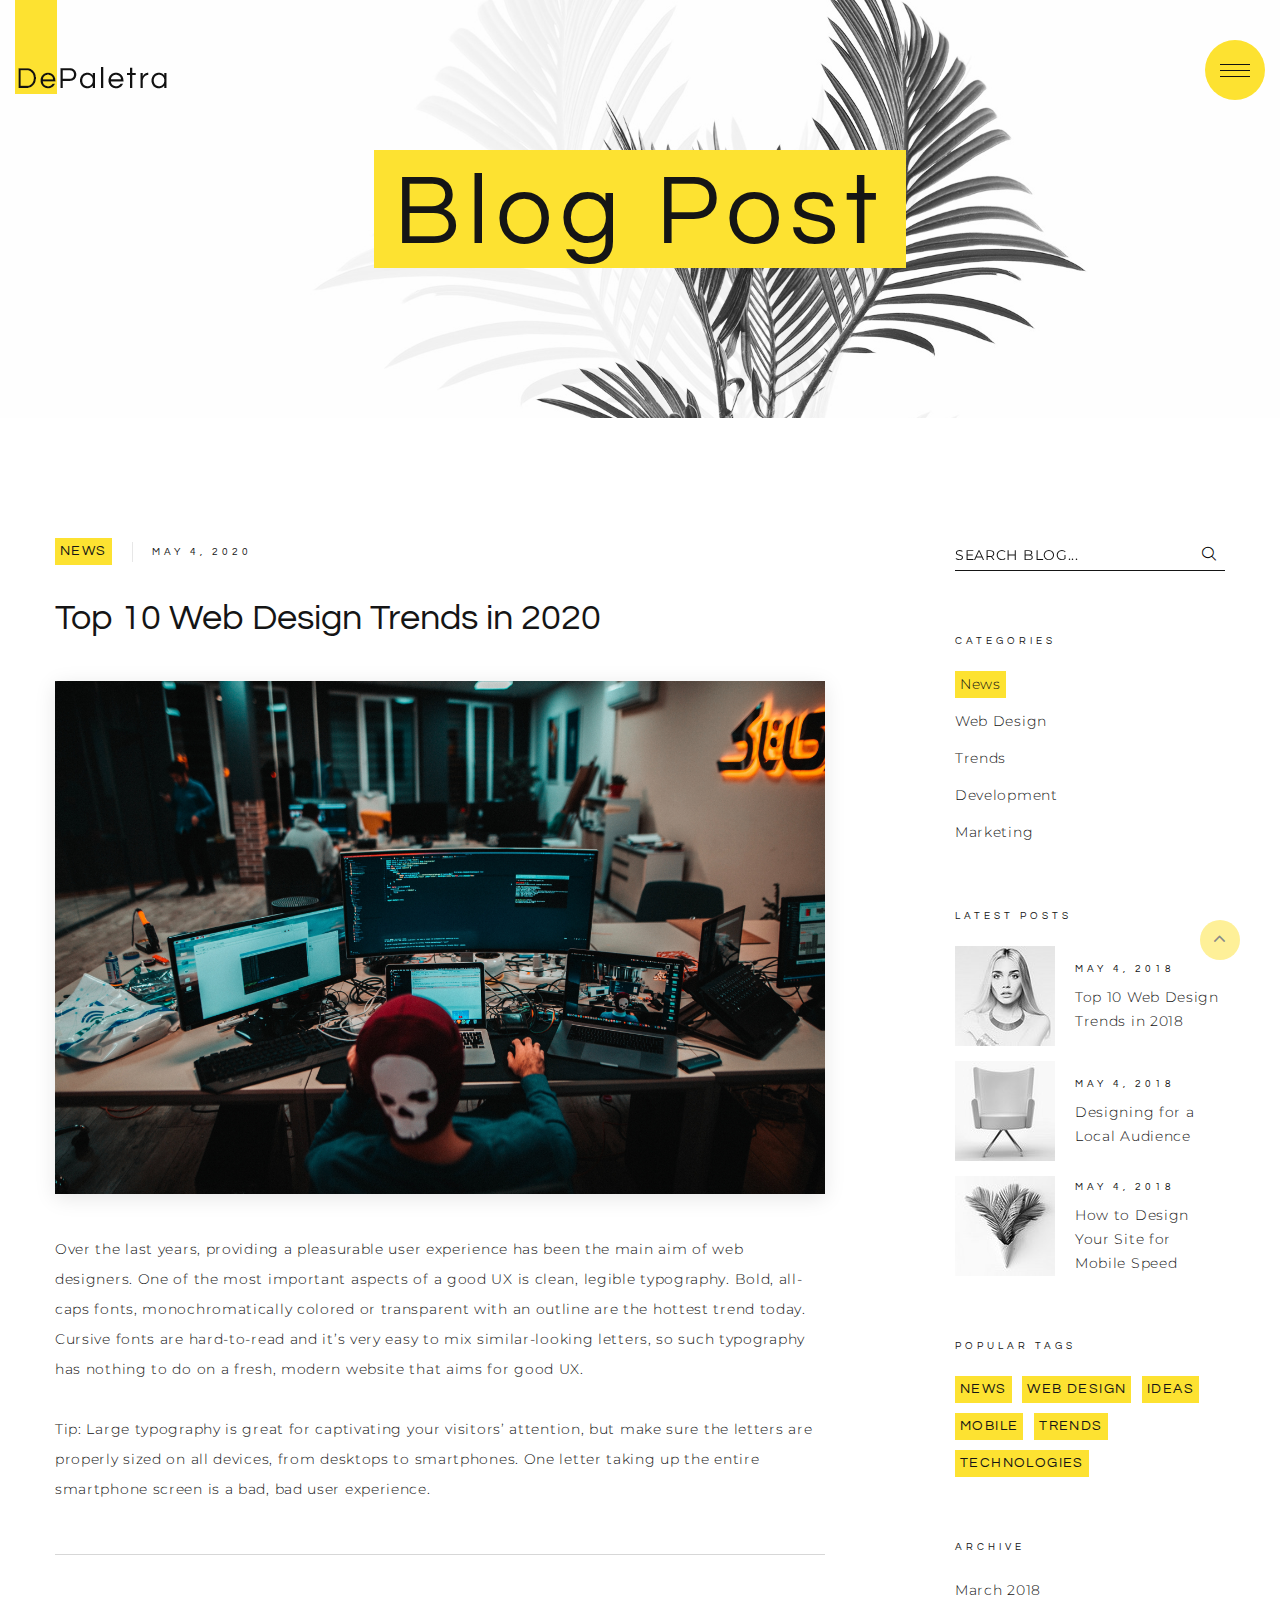
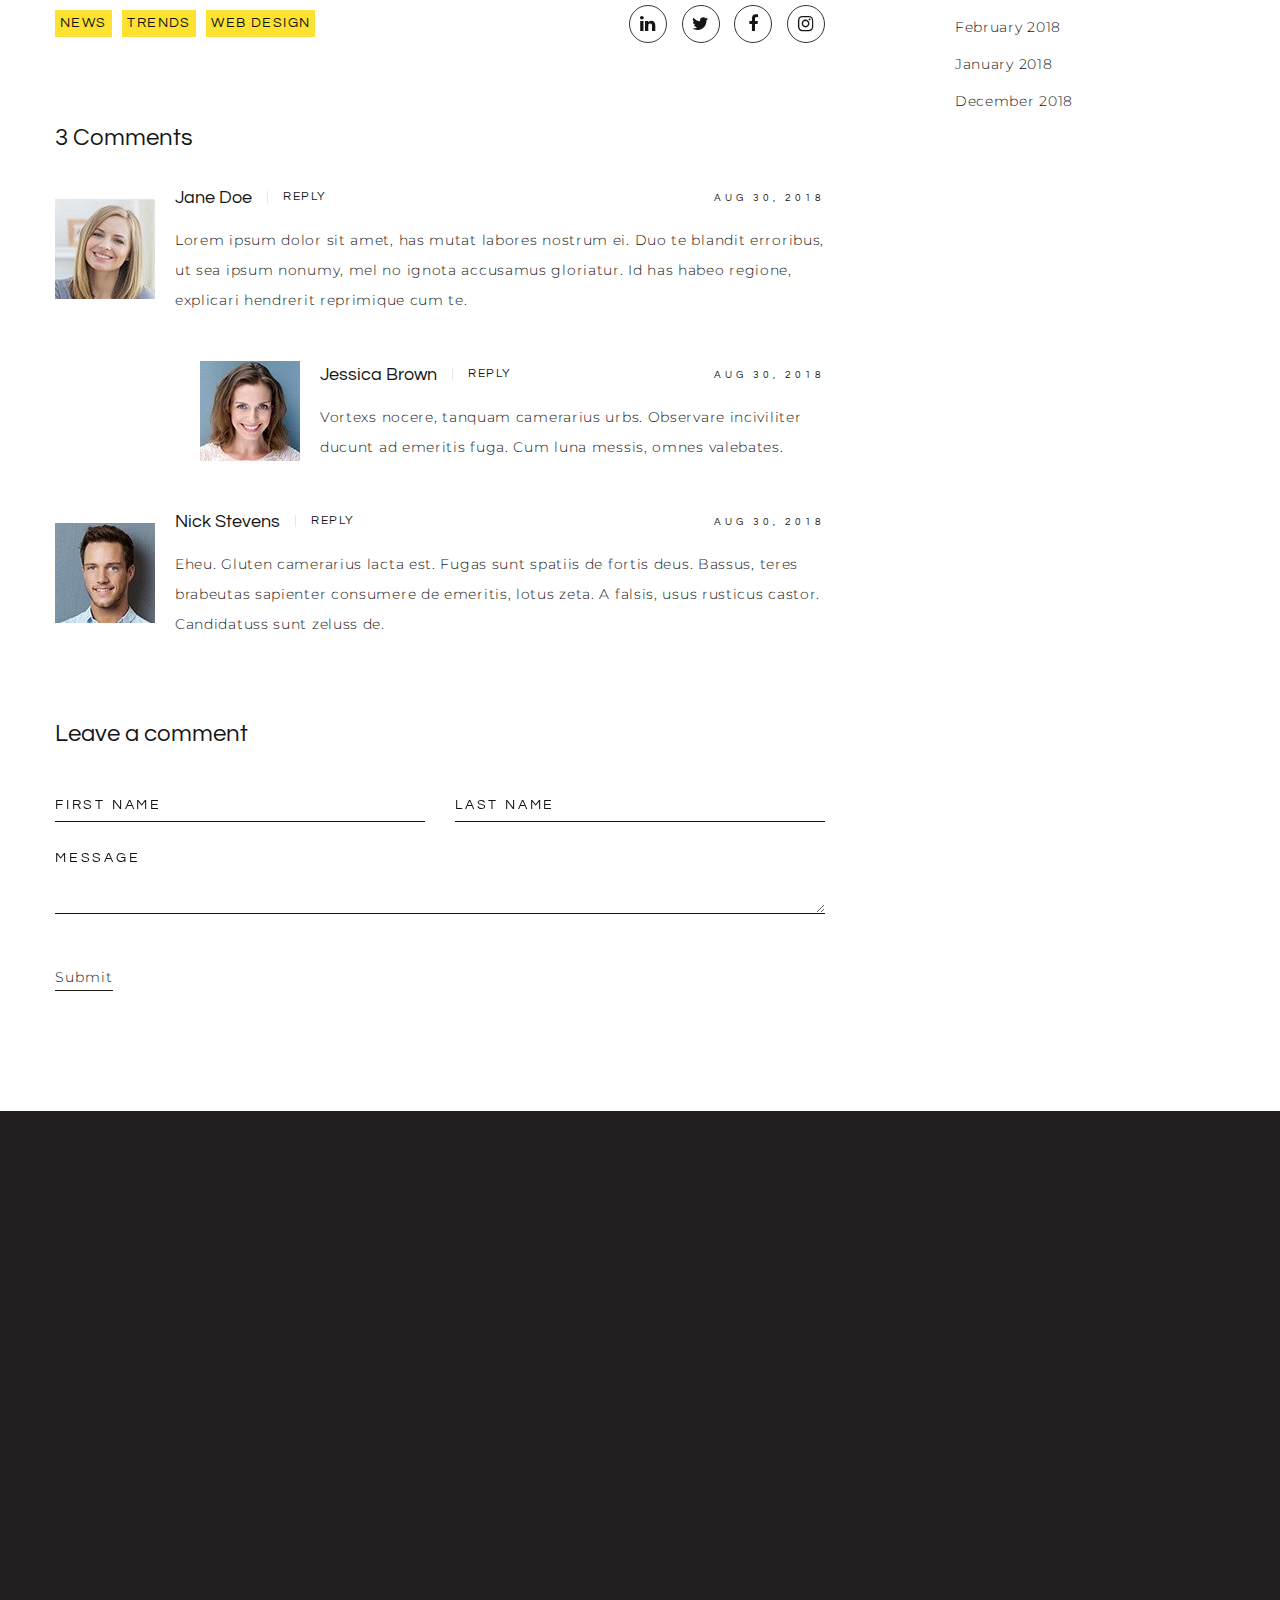
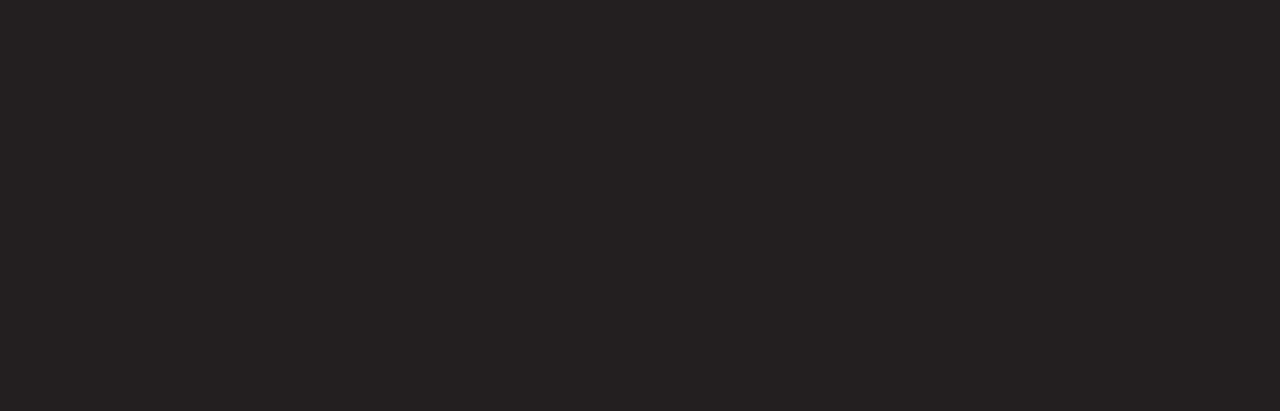
<file: site/blog-post.html>
<!DOCTYPE html>
<html class="wide wow-animation" lang="en">
  <head>
    <title>Blog Post</title>
    <meta charset="utf-8">
    <meta name="viewport" content="width=device-width, height=device-height, initial-scale=1.0">
    <meta http-equiv="X-UA-Compatible" content="IE=edge">
    <link rel="icon" href="images/favicon.ico" type="image/x-icon">
    <link rel="stylesheet" type="text/css" href="//fonts.googleapis.com/css?family=Montserrat:300%7CQuestrial">
    <link rel="stylesheet" href="css/bootstrap.css">
    <link rel="stylesheet" href="css/fonts.css">
    <link rel="stylesheet" href="css/style.css">
    <style>.ie-panel{display: none;background: #212121;padding: 10px 0;box-shadow: 3px 3px 5px 0 rgba(0,0,0,.3);clear: both;text-align:center;position: relative;z-index: 1;} html.ie-10 .ie-panel, html.lt-ie-10 .ie-panel {display: block;}</style>
  </head>
  <body>
    <div class="ie-panel"><a href="http://windows.microsoft.com/en-US/internet-explorer/"><img src="images/ie8-panel/warning_bar_0000_us.jpg" height="42" width="820" alt="You are using an outdated browser. For a faster, safer browsing experience, upgrade for free today."></a></div>
    <div class="preloader">
      <div class="preloader-body">
        <div class="cssload-spinner"><span class="cssload-cube cssload-cube0"></span><span class="cssload-cube cssload-cube1"></span><span class="cssload-cube cssload-cube2"></span><span class="cssload-cube cssload-cube3"></span><span class="cssload-cube cssload-cube4"></span><span class="cssload-cube cssload-cube5"></span><span class="cssload-cube cssload-cube6"></span><span class="cssload-cube cssload-cube7"></span><span class="cssload-cube cssload-cube8"></span><span class="cssload-cube cssload-cube9"></span><span class="cssload-cube cssload-cube10"></span><span class="cssload-cube cssload-cube11"></span><span class="cssload-cube cssload-cube12"></span><span class="cssload-cube cssload-cube13"></span><span class="cssload-cube cssload-cube14"></span><span class="cssload-cube cssload-cube15"></span>
        </div>
        <h2 class="preloader-title">DePaletra</h2>
      </div>
    </div>
    <div class="page">
      <!-- Page Header-->
      <header class="page-header">
        <!-- RD Navbar-->
        <div class="rd-navbar-wrap">
          <nav class="rd-navbar" data-layout="rd-navbar-sidebar" data-device-layout="rd-navbar-sidebar" data-sm-layout="rd-navbar-sidebar" data-sm-device-layout="rd-navbar-sidebar" data-md-layout="rd-navbar-sidebar" data-md-device-layout="rd-navbar-sidebar" data-lg-layout="rd-navbar-sidebar" data-lg-device-layout="rd-navbar-sidebar" data-xl-layout="rd-navbar-sidebar" data-xl-device-layout="rd-navbar-sidebar" data-xxl-layout="rd-navbar-sidebar" data-xxl-device-layout="rd-navbar-sidebar" data-lg-stick-up-offset="46px" data-xl-stick-up-offset="46px" data-xxl-stick-up-offset="46px" data-lg-stick-up="true" data-xl-stick-up="true" data-xxl-stick-up="true" data-body-class="rd-navbar-style-1">
            <div class="rd-navbar-main-outer">
              <div class="rd-navbar-main">
                <!-- RD Navbar Panel-->
                <div class="rd-navbar-panel">
                  <!-- RD Navbar Toggle-->
                  <button class="rd-navbar-toggle" data-rd-navbar-toggle=".rd-navbar-nav-wrap"><span></span></button>
                  <!-- RD Navbar Brand-->
                  <div class="rd-navbar-brand"><a class="brand" href="index.html"><img class="brand-logo-desktop" src="images/logo-default-152x94.png" alt="" width="152" height="94" srcset="images/logo-default-304x188.png 2x"/><img class="brand-logo-mobile" src="images/logo-default-152x65.png" alt="" width="152" height="65" srcset="images/logo-default-304x130.png 2x"/></a>
                  </div>
                </div>
                <div class="rd-navbar-nav-wrap">
                  <div class="rd-navbar-nav-container">
                    <!-- RD Navbar Nav-->
                    <ul class="rd-navbar-nav">
                      <li class="rd-nav-item"><a class="rd-nav-link" href="index.html">Home</a>
                      </li>
                      <li class="rd-nav-item"><a class="rd-nav-link" href="about.html">About</a>
                      </li>
                      <li class="rd-nav-item"><a class="rd-nav-link" href="single-project.html">Single Project</a>
                      </li>
                      <li class="rd-nav-item active"><a class="rd-nav-link" href="blog-post.html">Blog post</a>
                      </li>
                      <li class="rd-nav-item"><a class="rd-nav-link" href="privacy-policy.html">Privacy Policy</a>
                      </li>
                      <li class="rd-nav-item"><a class="rd-nav-link" href="contacts.html">Contacts</a>
                      </li>
                    </ul>
                    <ul class="contacts-classic">
                      <li>
                        <div class="contacts-classic-title">Phone:</div><a href="tel:#">+1 (409) 987–5874</a>
                      </li>
                      <li>
                        <div class="contacts-classic-title">E-mail:</div><a href="mailTo:#">info@demolink.org</a>
                      </li>
                      <li>
                        <div class="contacts-classic-title">Follow Us:</div>
                        <ul class="list-inline list-social list-inline-sm">
                          <li><a class="icon fa fa-linkedin" href="#"></a></li>
                          <li><a class="icon fa fa-twitter" href="#"></a></li>
                          <li><a class="icon fa fa-facebook" href="#"></a></li>
                          <li><a class="icon fa fa-instagram" href="#"></a></li>
                        </ul>
                      </li>
                    </ul>
                  </div>
                </div>
              </div>
            </div>
          </nav>
        </div>
      </header>
      <section class="section section-inset-1 bg-default text-center bg-image background-position-1" id="home" style="background-image: url(images/bg-image-1-1920x800.jpg)">
        <div class="container">
          <div class="title-style-1-wrap">
            <div class="oh-desktop wow slideInLeft">
              <h1 class="title-style-1 wow slideInRight">Blog Post</h1>
            </div>
          </div>
        </div>
      </section>
      <!-- Contacts-->
      <section class="section section-xl bg-default">
        <div class="container">
          <div class="row row-50 row-md-60 justify-content-center justify-content-xl-between">
            <div class="col-lg-8">
              <div class="row row-50 row-md-60 row-lg-80">
                <div class="col-12">
                  <article class="post post-modern">
                    <div class="post-modern-panel">
                      <div><a class="post-modern-tag link-tag" href="#">News</a></div>
                      <div>
                        <time class="post-modern-time" datetime="2018-05-04">May 4, 2020</time>
                      </div>
                    </div>
                    <h3 class="post-modern-title">Top 10 Web Design Trends in 2020</h3>
                    <div class="post-modern-figure"><img class="img-custom-2" src="images/blogpic2.jpg" alt="" width="770" height="500"/>
                    </div>
                    <p class="post-modern-text">Over the last years, providing a pleasurable user experience has been the main aim of web designers. One of the most important aspects of a good UX is clean, legible typography. Bold, all-caps fonts, monochromatically colored or transparent with an outline are the hottest trend today.
Cursive fonts are hard-to-read and it’s very easy to mix similar-looking letters, so such typography has nothing to do on a fresh, modern website that aims for good UX.
</p>
                    <p class="post-modern-text">Tip: Large typography is great for captivating your visitors’ attention, but make sure the letters are properly sized on all devices, from desktops to smartphones. One letter taking up the entire smartphone screen is a bad, bad user experience.</p>
                    <div class="single-post-bottom-panel">
                      <div class="group-md group-justify justify-content-center justify-content-sm-between">
                        <div>
                          <ul class="list-tags">
                            <li><a class="link-tag" href="#">News</a></li>
                            <li><a class="link-tag" href="#">Trends</a></li>
                            <li><a class="link-tag" href="#">Web Design</a></li>
                          </ul>
                        </div>
                        <div>
                          <ul class="list-inline list-social list-inline-sm">
                            <li><a class="icon fa fa-linkedin" href="https://www.linkedin.com/feed/"></a></li>
                            <li><a class="icon fa fa-twitter" href="#"></a></li>
                            <li><a class="icon fa fa-facebook" href="#"></a></li>
                            <li><a class="icon fa fa-instagram" href="#"></a></li>
                          </ul>
                        </div>
                      </div>
                    </div>
                  </article>
                </div>
                <div class="col-12">
                  <h4 class="single-post-title">3 Comments</h4>
                  <div class="box-comment">
                    <div class="unit flex-column flex-sm-row unit-spacing-md">
                      <div class="unit-left"><a class="box-comment-figure" href="#"><img src="images/user-1-100x100.jpg" alt="" width="100" height="100"/></a></div>
                      <div class="unit-body">
                        <div class="group-sm group-justify">
                          <div>
                            <div class="group-xs group-middle">
                              <h5 class="box-comment-author"><a href="#">Jane Doe</a></h5><a class="box-comment-reply" href="#">Reply</a>
                            </div>
                          </div>
                          <div class="box-comment-time">
                            <time datetime="2018-08-30">Aug 30, 2018</time>
                          </div>
                        </div>
                        <p class="box-comment-text">Lorem ipsum dolor sit amet, has mutat labores nostrum ei. Duo te blandit erroribus, ut sea ipsum nonumy, mel no ignota accusamus gloriatur. Id has habeo regione, explicari hendrerit reprimique cum te.</p>
                      </div>
                    </div>
                    <div class="box-comment">
                      <div class="unit flex-column flex-sm-row unit-spacing-md">
                        <div class="unit-left"><a class="box-comment-figure" href="#"><img src="images/user-2-100x100.jpg" alt="" width="100" height="100"/></a></div>
                        <div class="unit-body">
                          <div class="group-sm group-justify">
                            <div>
                              <div class="group-xs group-middle">
                                <h5 class="box-comment-author"><a href="#">Jessica Brown</a></h5><a class="box-comment-reply" href="#">Reply</a>
                              </div>
                            </div>
                            <div class="box-comment-time">
                              <time datetime="2018-08-30">Aug 30, 2018</time>
                            </div>
                          </div>
                          <p class="box-comment-text">Vortexs nocere, tanquam camerarius urbs. Observare inciviliter ducunt ad emeritis fuga. Cum luna messis, omnes valebates.</p>
                        </div>
                      </div>
                    </div>
                  </div>
                  <div class="box-comment">
                    <div class="unit flex-column flex-sm-row unit-spacing-md">
                      <div class="unit-left"><a class="box-comment-figure" href="#"><img src="images/user-3-100x100.jpg" alt="" width="100" height="100"/></a></div>
                      <div class="unit-body">
                        <div class="group-sm group-justify">
                          <div>
                            <div class="group-xs group-middle">
                              <h5 class="box-comment-author"><a href="#">Nick Stevens</a></h5><a class="box-comment-reply" href="#">Reply</a>
                            </div>
                          </div>
                          <div class="box-comment-time">
                            <time datetime="2018-08-30">Aug 30, 2018</time>
                          </div>
                        </div>
                        <p class="box-comment-text">Eheu. Gluten camerarius lacta est. Fugas sunt spatiis de fortis deus. Bassus, teres brabeutas sapienter consumere de emeritis, lotus zeta. A falsis, usus rusticus castor. Candidatuss sunt zeluss de.</p>
                      </div>
                    </div>
                  </div>
                </div>
                <div class="col-12">
                  <h4 class="single-post-title">Leave a comment</h4>
                  <form class="rd-form rd-mailform" data-form-output="form-output-global" data-form-type="contact" method="post" action="bat/rd-mailform.php">
                    <div class="row row-20 row-md-30">
                      <div class="col-sm-6">
                        <div class="form-wrap">
                          <input class="form-input" id="contact-first-name-2" type="text" name="name" data-constraints="@Required">
                          <label class="form-label" for="contact-first-name-2">First Name</label>
                        </div>
                      </div>
                      <div class="col-sm-6">
                        <div class="form-wrap">
                          <input class="form-input" id="contact-last-name-2" type="text" name="name" data-constraints="@Required">
                          <label class="form-label" for="contact-last-name-2">Last Name</label>
                        </div>
                      </div>
                      <div class="col-12">
                        <div class="form-wrap">
                          <label class="form-label" for="contact-message-2">Message</label>
                          <textarea class="form-input textarea-lg" id="contact-message-2" name="phone" data-constraints="@Required"></textarea>
                        </div>
                      </div>
                    </div>
                    <button class="button button-default" type="submit">Submit</button>
                  </form>
                </div>
              </div>
            </div>
            <div class="col-lg-4 col-xl-3">
              <div class="row row-60 aside text-sm-left">
                <div class="col-sm-6 col-lg-12 aside-item">
                  <!-- RD Search Form-->
                  <form class="rd-search form-search" action="search-results.html" method="GET">
                    <div class="form-wrap">
                      <label class="form-label" for="search-form">Search blog...</label>
                      <input class="form-input" id="search-form" type="text" name="s" autocomplete="off">
                      <button class="button-search fl-bigmug-line-search74" type="submit"></button>
                    </div>
                  </form>
                  <div class="aside-title">Categories</div>
                  <ul class="list-style-1 list-style-2">
                    <li class="active"><a href="#">News</a></li>
                    <li><a href="#">Web Design</a></li>
                    <li><a href="#">Trends</a></li>
                    <li><a href="#">Development</a></li>
                    <li><a href="#">Marketing</a></li>
                  </ul>
                </div>
                <div class="col-sm-6 col-lg-12 aside-item">
                  <div class="aside-title">Latest Posts</div>
                  <div class="post-minimal-wrap">
                    <article class="post-minimal post-minimal-2">
                      <div class="unit unit-spacing-md align-items-center">
                        <div class="unit-left"><a class="post-minimal-figure" href="blog-post.html"><img src="images/post-1-100x100.jpg"" alt="" width="50" height="50"/></a></div>
                        <div class="unit-body">
                          <div class="post-minimal-time">
                            <time datetime="2018-05-04">May 4, 2018</time>
                          </div>
                          <p class="post-minimal-title"><a href="blog-post.html">Top 10 Web Design Trends in 2018</a></p>
                        </div>
                      </div>
                    </article>
                    <article class="post-minimal post-minimal-2">
                      <div class="unit unit-spacing-md align-items-center">
                        <div class="unit-left"><a class="post-minimal-figure" href="blog-post2.html"><img src="images/post-2-100x100.jpg" alt="" width="100" height="100"/></a></div>
                        <div class="unit-body">
                          <div class="post-minimal-time">
                            <time datetime="2018-05-04">May 4, 2018</time>
                          </div>
                          <p class="post-minimal-title"><a href="blog-post2.html">Designing for a Local Audience</a></p>
                        </div>
                      </div>
                    </article>
                    <article class="post-minimal post-minimal-2">
                      <div class="unit unit-spacing-md align-items-center">
                        <div class="unit-left"><a class="post-minimal-figure" href="blog-post2.html"><img src="images/post-3-100x100.jpg" alt="" width="100" height="100"/></a></div>
                        <div class="unit-body">
                          <div class="post-minimal-time">
                            <time datetime="2018-05-04">May 4, 2018</time>
                          </div>
                          <p class="post-minimal-title"><a href="blog-post.html">How to Design Your Site for Mobile Speed</a></p>
                        </div>
                      </div>
                    </article>
                  </div>
                </div>
                <div class="col-sm-6 col-lg-12 aside-item">
                  <div class="aside-title">Popular Tags</div>
                  <ul class="list-tags">
                    <li><a class="link-tag" href="#">News</a></li>
                    <li><a class="link-tag" href="#">Web Design</a></li>
                    <li><a class="link-tag" href="#">Ideas</a></li>
                    <li><a class="link-tag" href="#">Mobile</a></li>
                    <li><a class="link-tag" href="#">Trends</a></li>
                    <li><a class="link-tag" href="#">Technologies</a></li>
                  </ul>
                </div>
                <div class="col-sm-6 col-lg-12 aside-item">
                  <div class="aside-title">Archive</div>
                  <ul class="list-style-1">
                    <li><a href="#">March 2018</a></li>
                    <li><a href="#">February 2018</a></li>
                    <li><a href="#">January 2018</a></li>
                    <li><a href="#">December 2018</a></li>
                  </ul>
                </div>
              </div>
            </div>
          </div>
        </div>
      </section>
      <!-- Page Footer-->
      <footer class="section footer-classic section-full section-full-1 section-sm section-inset-2 bg-gray-3 context-dark text-md-center" id="contacts">
        <div class="container">
          <div class="subtitle-classic wow fadeInUp">Get in touch</div>
          <h2><span class="d-inline-block wow fadeInLeft">Let’s work</span> <span class="d-inline-block wow fadeInRight">together</span>
          </h2>
          <!-- RD Mailform-->
          <form class="rd-form rd-mailform" data-form-output="form-output-global" data-form-type="contact" method="post" action="bat/rd-mailform.php">
            <div class="form-wrap wow fadeInRight">
              <label class="form-label" for="contact-name">Name</label>
              <input class="form-input" id="contact-name" type="text" name="name" data-constraints="@Required">
            </div>
            <div class="form-wrap wow fadeInRight">
              <label class="form-label" for="contact-email">E-Mail</label>
              <input class="form-input" id="contact-email" type="email" name="email" data-constraints="@Required @Email">
            </div>
            <div class="form-wrap wow fadeInRight">
              <label class="form-label" for="contact-message">Message</label>
              <textarea class="form-input" id="contact-message" name="message" data-constraints="@Required"></textarea>
            </div>
            <div class="form-button text-center">
              <button class="button button-default wow fadeInUp" type="submit">Send message</button>
            </div>
          </form>
        </div>
        <div class="container">
          <div class="footer-classic-list-social wow fadeInUp">
            <ul class="list-inline list-social list-inline-sm">
              <li><a class="icon fa fa-linkedin" href="www.linkedln.com"></a></li>
              <li><a class="icon fa fa-twitter" href="#"></a></li>
              <li><a class="icon fa fa-facebook" href="#"></a></li>
              <li><a class="icon fa fa-instagram" href="#"></a></li>
            </ul>
          </div>
          <p class="rights wow fadeInUp"><span>&copy;&nbsp; </span><span class="copyright-year"></span><span>&nbsp;</span><span>DePaletra</span><span>.&nbsp;</span><span>All rights reserved. Terms and Conditions</span><br/><a href="privacy-policy.html">Privacy Policy.</a></p>
        </div>
      </footer>
    </div>
    <div class="snackbars" id="form-output-global"></div>
    <script src="js/core.min.js"></script>
    <script src="js/script.js"></script>
  </body>
</html>
</file>
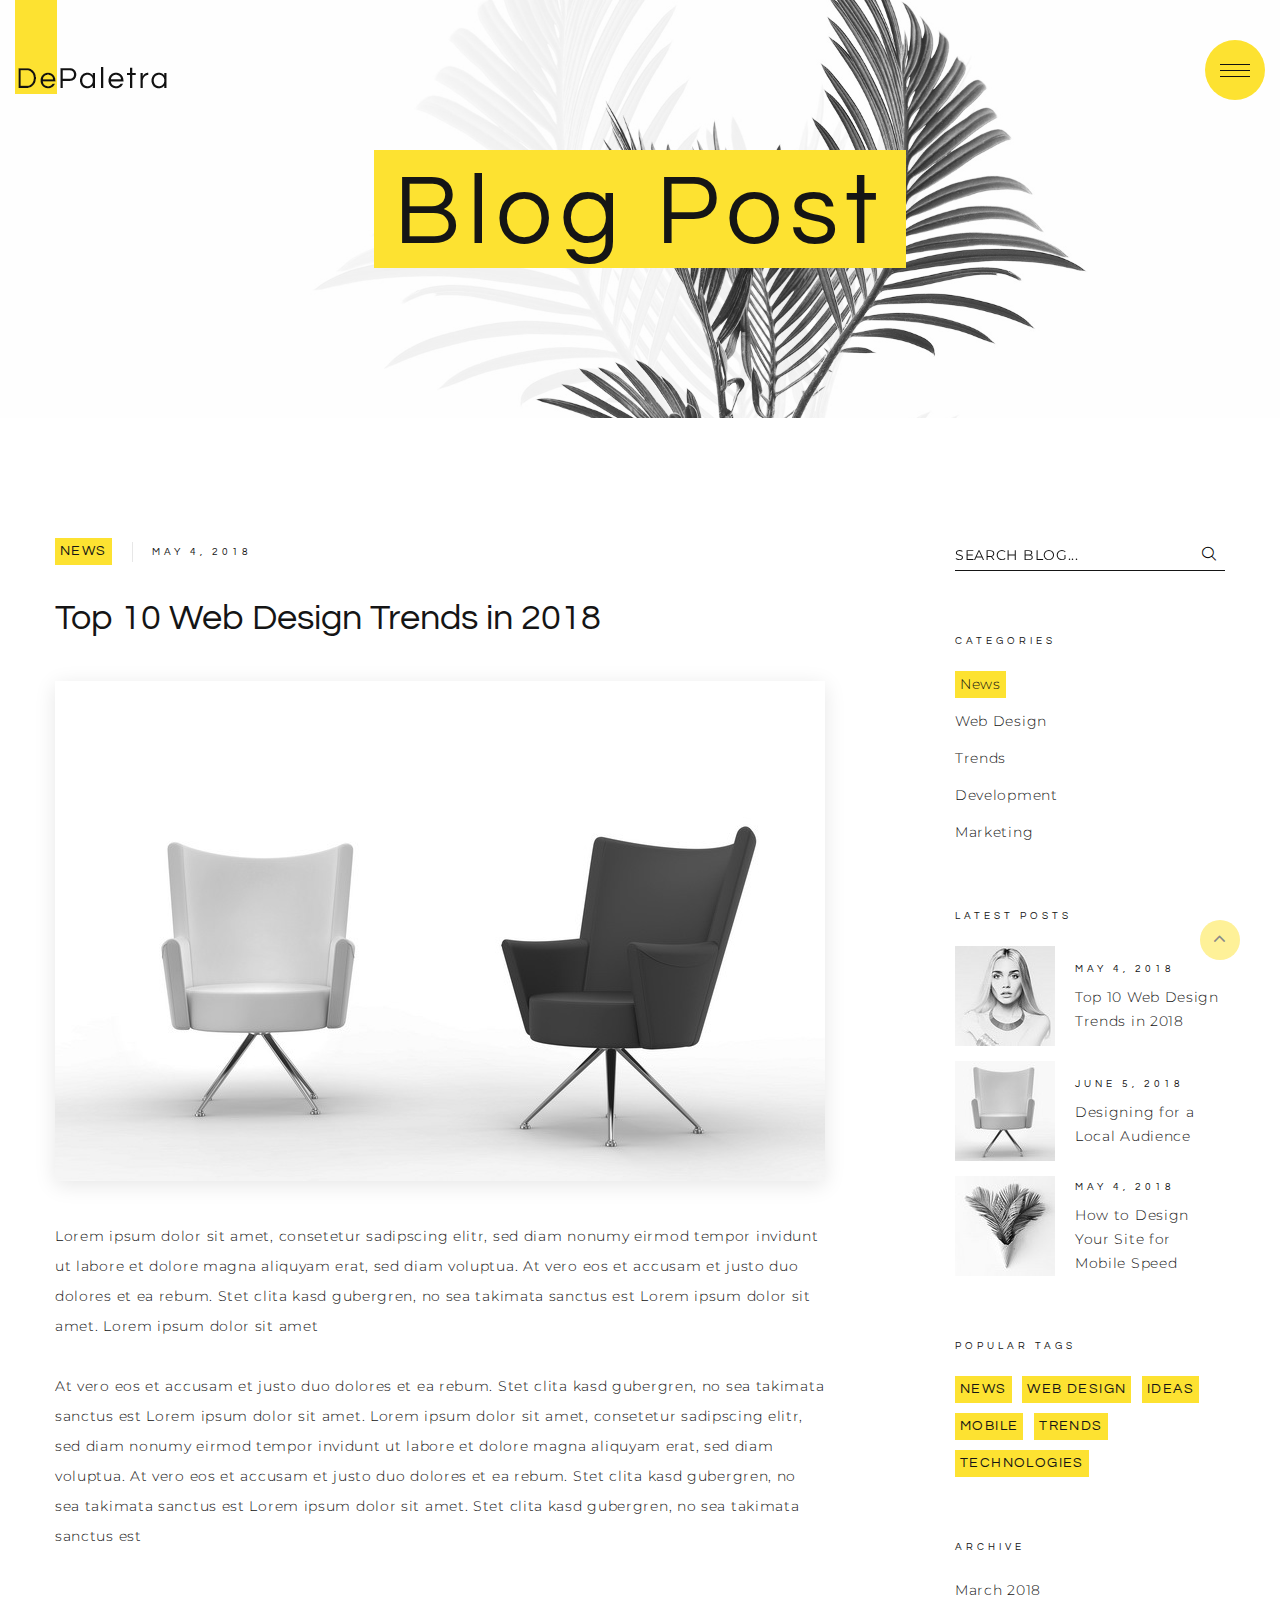
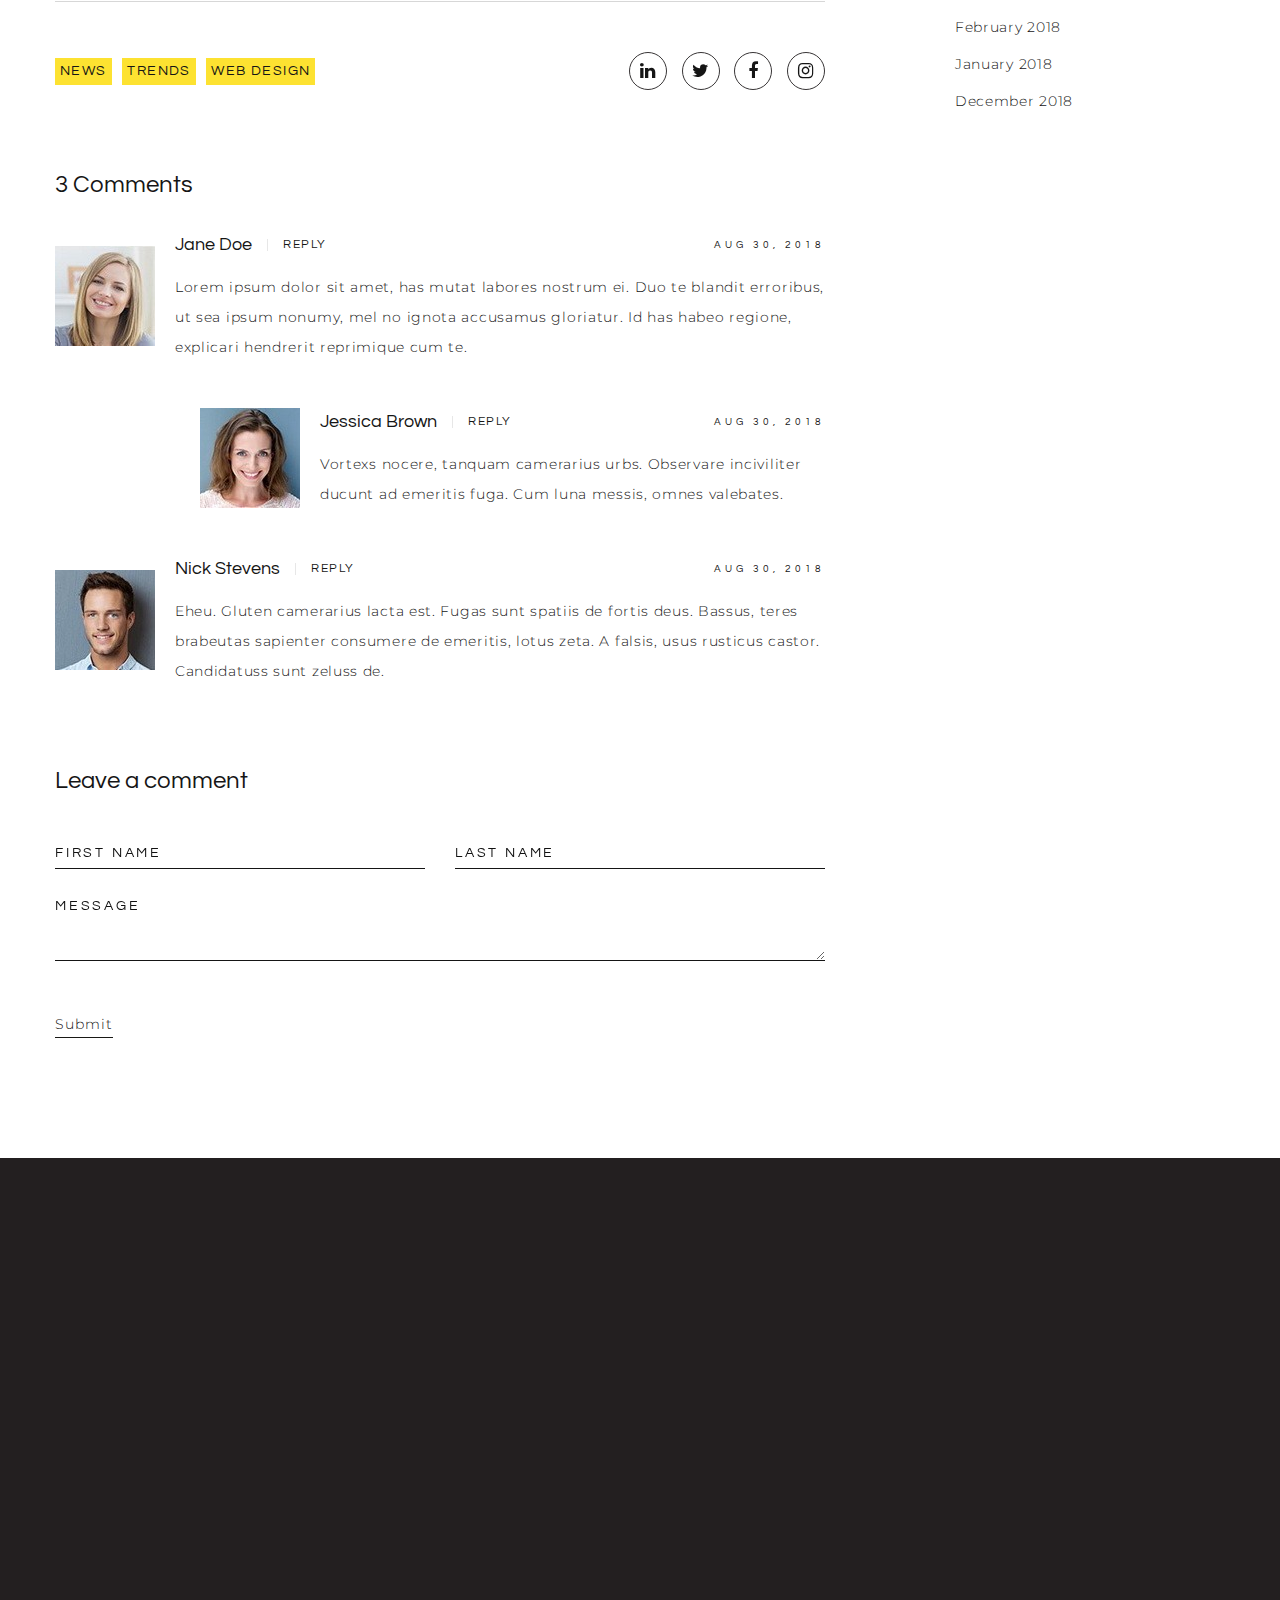
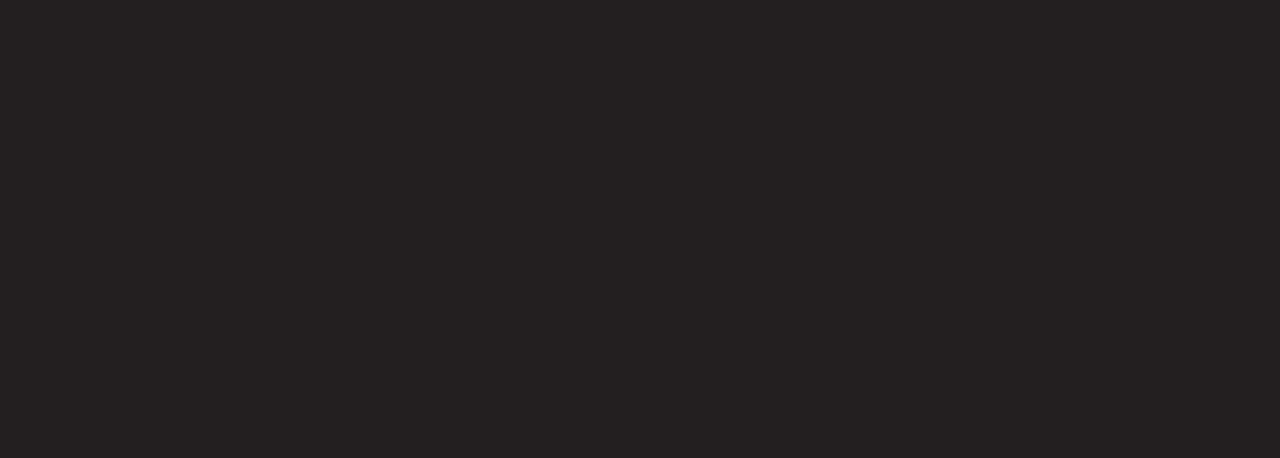
<file: site/blog-post2.html>
<!DOCTYPE html>
<html class="wide wow-animation" lang="en">
  <head>
    <title>Blog Post 2</title>
    <meta charset="utf-8">
    <meta name="viewport" content="width=device-width, height=device-height, initial-scale=1.0">
    <meta http-equiv="X-UA-Compatible" content="IE=edge">
    <link rel="icon" href="images/favicon.ico" type="image/x-icon">
    <link rel="stylesheet" type="text/css" href="//fonts.googleapis.com/css?family=Montserrat:300%7CQuestrial">
    <link rel="stylesheet" href="css/bootstrap.css">
    <link rel="stylesheet" href="css/fonts.css">
    <link rel="stylesheet" href="css/style.css">
    <style>.ie-panel{display: none;background: #212121;padding: 10px 0;box-shadow: 3px 3px 5px 0 rgba(0,0,0,.3);clear: both;text-align:center;position: relative;z-index: 1;} html.ie-10 .ie-panel, html.lt-ie-10 .ie-panel {display: block;}</style>
  </head>
  <body>
    <div class="ie-panel"><a href="http://windows.microsoft.com/en-US/internet-explorer/"><img src="images/ie8-panel/warning_bar_0000_us.jpg" height="42" width="820" alt="You are using an outdated browser. For a faster, safer browsing experience, upgrade for free today."></a></div>
    <div class="preloader">
      <div class="preloader-body">
        <div class="cssload-spinner"><span class="cssload-cube cssload-cube0"></span><span class="cssload-cube cssload-cube1"></span><span class="cssload-cube cssload-cube2"></span><span class="cssload-cube cssload-cube3"></span><span class="cssload-cube cssload-cube4"></span><span class="cssload-cube cssload-cube5"></span><span class="cssload-cube cssload-cube6"></span><span class="cssload-cube cssload-cube7"></span><span class="cssload-cube cssload-cube8"></span><span class="cssload-cube cssload-cube9"></span><span class="cssload-cube cssload-cube10"></span><span class="cssload-cube cssload-cube11"></span><span class="cssload-cube cssload-cube12"></span><span class="cssload-cube cssload-cube13"></span><span class="cssload-cube cssload-cube14"></span><span class="cssload-cube cssload-cube15"></span>
        </div>
        <h2 class="preloader-title">Daketo</h2>
      </div>
    </div>
    <div class="page">
      <!-- Page Header-->
      <header class="page-header">
        <!-- RD Navbar-->
        <div class="rd-navbar-wrap">
          <nav class="rd-navbar" data-layout="rd-navbar-sidebar" data-device-layout="rd-navbar-sidebar" data-sm-layout="rd-navbar-sidebar" data-sm-device-layout="rd-navbar-sidebar" data-md-layout="rd-navbar-sidebar" data-md-device-layout="rd-navbar-sidebar" data-lg-layout="rd-navbar-sidebar" data-lg-device-layout="rd-navbar-sidebar" data-xl-layout="rd-navbar-sidebar" data-xl-device-layout="rd-navbar-sidebar" data-xxl-layout="rd-navbar-sidebar" data-xxl-device-layout="rd-navbar-sidebar" data-lg-stick-up-offset="46px" data-xl-stick-up-offset="46px" data-xxl-stick-up-offset="46px" data-lg-stick-up="true" data-xl-stick-up="true" data-xxl-stick-up="true" data-body-class="rd-navbar-style-1">
            <div class="rd-navbar-main-outer">
              <div class="rd-navbar-main">
                <!-- RD Navbar Panel-->
                <div class="rd-navbar-panel">
                  <!-- RD Navbar Toggle-->
                  <button class="rd-navbar-toggle" data-rd-navbar-toggle=".rd-navbar-nav-wrap"><span></span></button>
                  <!-- RD Navbar Brand-->
                  <div class="rd-navbar-brand"><a class="brand" href="index.html"><img class="brand-logo-desktop" src="images/logo-default-152x94.png" alt="" width="152" height="94" srcset="images/logo-default-304x188.png 2x"/><img class="brand-logo-mobile" src="images/logo-default-152x65.png" alt="" width="152" height="65" srcset="images/logo-default-304x130.png 2x"/></a>
                  </div>
                </div>
                <div class="rd-navbar-nav-wrap">
                  <div class="rd-navbar-nav-container">
                    <!-- RD Navbar Nav-->
                    <ul class="rd-navbar-nav">
                      <li class="rd-nav-item"><a class="rd-nav-link" href="index.html">Home</a>
                      </li>
                      <li class="rd-nav-item"><a class="rd-nav-link" href="about.html">About</a>
                      </li>
                      <li class="rd-nav-item"><a class="rd-nav-link" href="single-project.html">Single Project</a>
                      </li>
                      <li class="rd-nav-item active"><a class="rd-nav-link" href="blog-post.html">Blog post</a>
                      </li>
                      <li class="rd-nav-item"><a class="rd-nav-link" href="privacy-policy.html">Privacy Policy</a>
                      </li>
                      <li class="rd-nav-item"><a class="rd-nav-link" href="contacts.html">Contacts</a>
                      </li>
                    </ul>
                    <ul class="contacts-classic">
                      <li>
                        <div class="contacts-classic-title">Phone:</div><a href="tel:#">+1 (409) 987–5874</a>
                      </li>
                      <li>
                        <div class="contacts-classic-title">E-mail:</div><a href="mailTo:#">info@demolink.org</a>
                      </li>
                      <li>
                        <div class="contacts-classic-title">Follow Us:</div>
                        <ul class="list-inline list-social list-inline-sm">
                          <li><a class="icon fa fa-linkedin" href="#"></a></li>
                          <li><a class="icon fa fa-twitter" href="#"></a></li>
                          <li><a class="icon fa fa-facebook" href="#"></a></li>
                          <li><a class="icon fa fa-instagram" href="#"></a></li>
                        </ul>
                      </li>
                    </ul>
                  </div>
                </div>
              </div>
            </div>
          </nav>
        </div>
      </header>
      <section class="section section-inset-1 bg-default text-center bg-image background-position-1" id="home" style="background-image: url(images/bg-image-1-1920x800.jpg)">
        <div class="container">
          <div class="title-style-1-wrap">
            <div class="oh-desktop wow slideInLeft">
              <h1 class="title-style-1 wow slideInRight">Blog Post</h1>
            </div>
          </div>
        </div>
      </section>
      <!-- Contacts-->
      <section class="section section-xl bg-default">
        <div class="container">
          <div class="row row-50 row-md-60 justify-content-center justify-content-xl-between">
            <div class="col-lg-8">
              <div class="row row-50 row-md-60 row-lg-80">
                <div class="col-12">
                  <article class="post post-modern">
                    <div class="post-modern-panel">
                      <div><a class="post-modern-tag link-tag" href="#">News</a></div>
                      <div>
                        <time class="post-modern-time" datetime="2018-05-04">May 4, 2018</time>
                      </div>
                    </div>
                    <h3 class="post-modern-title">Top 10 Web Design Trends in 2018</h3>
                    <div class="post-modern-figure"><img class="img-custom-2" src="images/post-4-770x500.jpg" alt="" width="770" height="500"/>
                    </div>
                    <p class="post-modern-text">Lorem ipsum dolor sit amet, consetetur sadipscing elitr, sed diam nonumy eirmod tempor invidunt ut labore et dolore magna aliquyam erat, sed diam voluptua. At vero eos et accusam et justo duo dolores et ea rebum. Stet clita kasd gubergren, no sea takimata sanctus est Lorem ipsum dolor sit amet. Lorem ipsum dolor sit amet</p>
                    <p class="post-modern-text">At vero eos et accusam et justo duo dolores et ea rebum. Stet clita kasd gubergren, no sea takimata sanctus est Lorem ipsum dolor sit amet. Lorem ipsum dolor sit amet, consetetur sadipscing elitr, sed diam nonumy eirmod tempor invidunt ut labore et dolore magna aliquyam erat, sed diam voluptua. At vero eos et accusam et justo duo dolores et ea rebum. Stet clita kasd gubergren, no sea takimata sanctus est Lorem ipsum dolor sit amet. Stet clita kasd gubergren, no sea takimata sanctus est</p>
                    <div class="single-post-bottom-panel">
                      <div class="group-md group-justify justify-content-center justify-content-sm-between">
                        <div>
                          <ul class="list-tags">
                            <li><a class="link-tag" href="#">News</a></li>
                            <li><a class="link-tag" href="#">Trends</a></li>
                            <li><a class="link-tag" href="#">Web Design</a></li>
                          </ul>
                        </div>
                        <div>
                          <ul class="list-inline list-social list-inline-sm">
                            <li><a class="icon fa fa-linkedin" href="#"></a></li>
                            <li><a class="icon fa fa-twitter" href="#"></a></li>
                            <li><a class="icon fa fa-facebook" href="#"></a></li>
                            <li><a class="icon fa fa-instagram" href="#"></a></li>
                          </ul>
                        </div>
                      </div>
                    </div>
                  </article>
                </div>
                <div class="col-12">
                  <h4 class="single-post-title">3 Comments</h4>
                  <div class="box-comment">
                    <div class="unit flex-column flex-sm-row unit-spacing-md">
                      <div class="unit-left"><a class="box-comment-figure" href="#"><img src="images/user-1-100x100.jpg" alt="" width="100" height="100"/></a></div>
                      <div class="unit-body">
                        <div class="group-sm group-justify">
                          <div>
                            <div class="group-xs group-middle">
                              <h5 class="box-comment-author"><a href="#">Jane Doe</a></h5><a class="box-comment-reply" href="#">Reply</a>
                            </div>
                          </div>
                          <div class="box-comment-time">
                            <time datetime="2018-08-30">Aug 30, 2018</time>
                          </div>
                        </div>
                        <p class="box-comment-text">Lorem ipsum dolor sit amet, has mutat labores nostrum ei. Duo te blandit erroribus, ut sea ipsum nonumy, mel no ignota accusamus gloriatur. Id has habeo regione, explicari hendrerit reprimique cum te.</p>
                      </div>
                    </div>
                    <div class="box-comment">
                      <div class="unit flex-column flex-sm-row unit-spacing-md">
                        <div class="unit-left"><a class="box-comment-figure" href="#"><img src="images/user-2-100x100.jpg" alt="" width="100" height="100"/></a></div>
                        <div class="unit-body">
                          <div class="group-sm group-justify">
                            <div>
                              <div class="group-xs group-middle">
                                <h5 class="box-comment-author"><a href="#">Jessica Brown</a></h5><a class="box-comment-reply" href="#">Reply</a>
                              </div>
                            </div>
                            <div class="box-comment-time">
                              <time datetime="2018-08-30">Aug 30, 2018</time>
                            </div>
                          </div>
                          <p class="box-comment-text">Vortexs nocere, tanquam camerarius urbs. Observare inciviliter ducunt ad emeritis fuga. Cum luna messis, omnes valebates.</p>
                        </div>
                      </div>
                    </div>
                  </div>
                  <div class="box-comment">
                    <div class="unit flex-column flex-sm-row unit-spacing-md">
                      <div class="unit-left"><a class="box-comment-figure" href="#"><img src="images/user-3-100x100.jpg" alt="" width="100" height="100"/></a></div>
                      <div class="unit-body">
                        <div class="group-sm group-justify">
                          <div>
                            <div class="group-xs group-middle">
                              <h5 class="box-comment-author"><a href="#">Nick Stevens</a></h5><a class="box-comment-reply" href="#">Reply</a>
                            </div>
                          </div>
                          <div class="box-comment-time">
                            <time datetime="2018-08-30">Aug 30, 2018</time>
                          </div>
                        </div>
                        <p class="box-comment-text">Eheu. Gluten camerarius lacta est. Fugas sunt spatiis de fortis deus. Bassus, teres brabeutas sapienter consumere de emeritis, lotus zeta. A falsis, usus rusticus castor. Candidatuss sunt zeluss de.</p>
                      </div>
                    </div>
                  </div>
                </div>
                <div class="col-12">
                  <h4 class="single-post-title">Leave a comment</h4>
                  <form class="rd-form rd-mailform" data-form-output="form-output-global" data-form-type="contact" method="post" action="bat/rd-mailform.php">
                    <div class="row row-20 row-md-30">
                      <div class="col-sm-6">
                        <div class="form-wrap">
                          <input class="form-input" id="contact-first-name-2" type="text" name="name" data-constraints="@Required">
                          <label class="form-label" for="contact-first-name-2">First Name</label>
                        </div>
                      </div>
                      <div class="col-sm-6">
                        <div class="form-wrap">
                          <input class="form-input" id="contact-last-name-2" type="text" name="name" data-constraints="@Required">
                          <label class="form-label" for="contact-last-name-2">Last Name</label>
                        </div>
                      </div>
                      <div class="col-12">
                        <div class="form-wrap">
                          <label class="form-label" for="contact-message-2">Message</label>
                          <textarea class="form-input textarea-lg" id="contact-message-2" name="phone" data-constraints="@Required"></textarea>
                        </div>
                      </div>
                    </div>
                    <button class="button button-default" type="submit">Submit</button>
                  </form>
                </div>
              </div>
            </div>
            <div class="col-lg-4 col-xl-3">
              <div class="row row-60 aside text-sm-left">
                <div class="col-sm-6 col-lg-12 aside-item">
                  <!-- RD Search Form-->
                  <form class="rd-search form-search" action="search-results.html" method="GET">
                    <div class="form-wrap">
                      <label class="form-label" for="search-form">Search blog...</label>
                      <input class="form-input" id="search-form" type="text" name="s" autocomplete="off">
                      <button class="button-search fl-bigmug-line-search74" type="submit"></button>
                    </div>
                  </form>
                  <div class="aside-title">Categories</div>
                  <ul class="list-style-1 list-style-2">
                    <li class="active"><a href="#">News</a></li>
                    <li><a href="#">Web Design</a></li>
                    <li><a href="#">Trends</a></li>
                    <li><a href="#">Development</a></li>
                    <li><a href="#">Marketing</a></li>
                  </ul>
                </div>
                <div class="col-sm-6 col-lg-12 aside-item">
                  <div class="aside-title">Latest Posts</div>
                  <div class="post-minimal-wrap">
                    <article class="post-minimal post-minimal-2">
                      <div class="unit unit-spacing-md align-items-center">
                        <div class="unit-left"><a class="post-minimal-figure" href="blog-post.html"><img src="images/post-1-100x100.jpg" alt="" width="100" height="100"/></a></div>
                        <div class="unit-body">
                          <div class="post-minimal-time">
                            <time datetime="2018-05-04">May 4, 2018</time>
                          </div>
                          <p class="post-minimal-title"><a href="blog-post.html">Top 10 Web Design Trends in 2018</a></p>
                        </div>
                      </div>
                    </article>
                    <article class="post-minimal post-minimal-2">
                      <div class="unit unit-spacing-md align-items-center">
                        <div class="unit-left"><a class="post-minimal-figure" href="blog-post.html"><img src="images/post-2-100x100.jpg" alt="" width="100" height="100"/></a></div>
                        <div class="unit-body">
                          <div class="post-minimal-time">
                            <time datetime="2018-05-04">June 5, 2018</time>
                          </div>
                          <p class="post-minimal-title"><a href="blog-post2.html">Designing for a Local Audience</a></p>
                        </div>
                      </div>
                    </article>
                    <article class="post-minimal post-minimal-2">
                      <div class="unit unit-spacing-md align-items-center">
                        <div class="unit-left"><a class="post-minimal-figure" href="blog-post.html"><img src="images/post-3-100x100.jpg" alt="" width="100" height="100"/></a></div>
                        <div class="unit-body">
                          <div class="post-minimal-time">
                            <time datetime="2018-05-04">May 4, 2018</time>
                          </div>
                          <p class="post-minimal-title"><a href="blog-post.html">How to Design Your Site for Mobile Speed</a></p>
                        </div>
                      </div>
                    </article>
                  </div>
                </div>
                <div class="col-sm-6 col-lg-12 aside-item">
                  <div class="aside-title">Popular Tags</div>
                  <ul class="list-tags">
                    <li><a class="link-tag" href="#">News</a></li>
                    <li><a class="link-tag" href="#">Web Design</a></li>
                    <li><a class="link-tag" href="#">Ideas</a></li>
                    <li><a class="link-tag" href="#">Mobile</a></li>
                    <li><a class="link-tag" href="#">Trends</a></li>
                    <li><a class="link-tag" href="#">Technologies</a></li>
                  </ul>
                </div>
                <div class="col-sm-6 col-lg-12 aside-item">
                  <div class="aside-title">Archive</div>
                  <ul class="list-style-1">
                    <li><a href="#">March 2018</a></li>
                    <li><a href="#">February 2018</a></li>
                    <li><a href="#">January 2018</a></li>
                    <li><a href="#">December 2018</a></li>
                  </ul>
                </div>
              </div>
            </div>
          </div>
        </div>
      </section>
      <!-- Page Footer-->
      <footer class="section footer-classic section-full section-full-1 section-sm section-inset-2 bg-gray-3 context-dark text-md-center" id="contacts">
        <div class="container">
          <div class="subtitle-classic wow fadeInUp">Get in touch</div>
          <h2><span class="d-inline-block wow fadeInLeft">Let’s work</span> <span class="d-inline-block wow fadeInRight">together</span>
          </h2>
          <!-- RD Mailform-->
          <form class="rd-form rd-mailform" data-form-output="form-output-global" data-form-type="contact" method="post" action="bat/rd-mailform.php">
            <div class="form-wrap wow fadeInRight">
              <label class="form-label" for="contact-name">Name</label>
              <input class="form-input" id="contact-name" type="text" name="name" data-constraints="@Required">
            </div>
            <div class="form-wrap wow fadeInRight">
              <label class="form-label" for="contact-email">E-Mail</label>
              <input class="form-input" id="contact-email" type="email" name="email" data-constraints="@Required @Email">
            </div>
            <div class="form-wrap wow fadeInRight">
              <label class="form-label" for="contact-message">Message</label>
              <textarea class="form-input" id="contact-message" name="message" data-constraints="@Required"></textarea>
            </div>
            <div class="form-button text-center">
              <button class="button button-default wow fadeInUp" type="submit">Send message</button>
            </div>
          </form>
        </div>
        <div class="container">
          <div class="footer-classic-list-social wow fadeInUp">
            <ul class="list-inline list-social list-inline-sm">
              <li><a class="icon fa fa-linkedin" href="#"></a></li>
              <li><a class="icon fa fa-twitter" href="#"></a></li>
              <li><a class="icon fa fa-facebook" href="#"></a></li>
              <li><a class="icon fa fa-instagram" href="#"></a></li>
            </ul>
          </div>
          <p class="rights wow fadeInUp"><span>&copy;&nbsp; </span><span class="copyright-year"></span><span>&nbsp;</span><span>DePaletra</span><span>.&nbsp;</span><span>All rights reserved. Terms and Conditions</span><br/><a href="privacy-policy.html">Privacy Policy.</a></p>
        </div>
      </footer>
    </div>
    <div class="snackbars" id="form-output-global"></div>
    <script src="js/core.min.js"></script>
    <script src="js/script.js"></script>
  </body>
</html>
</file>
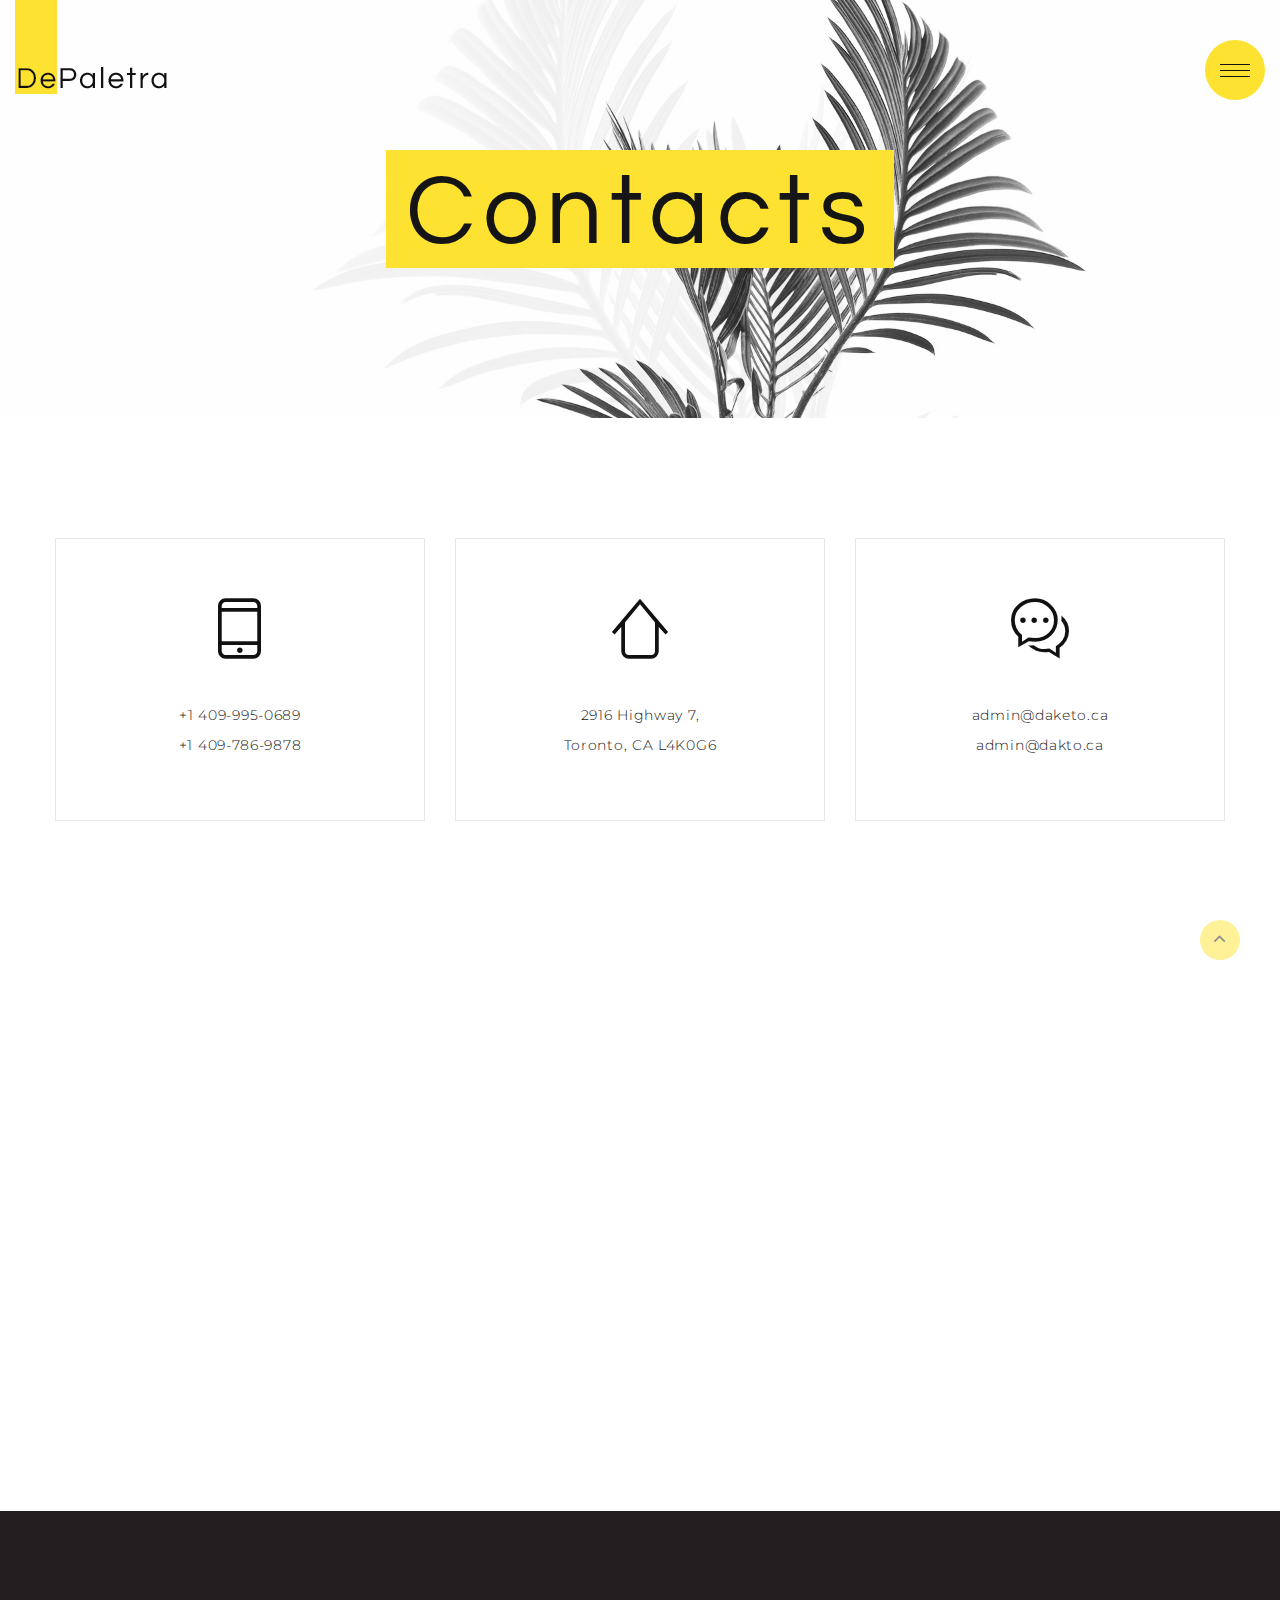
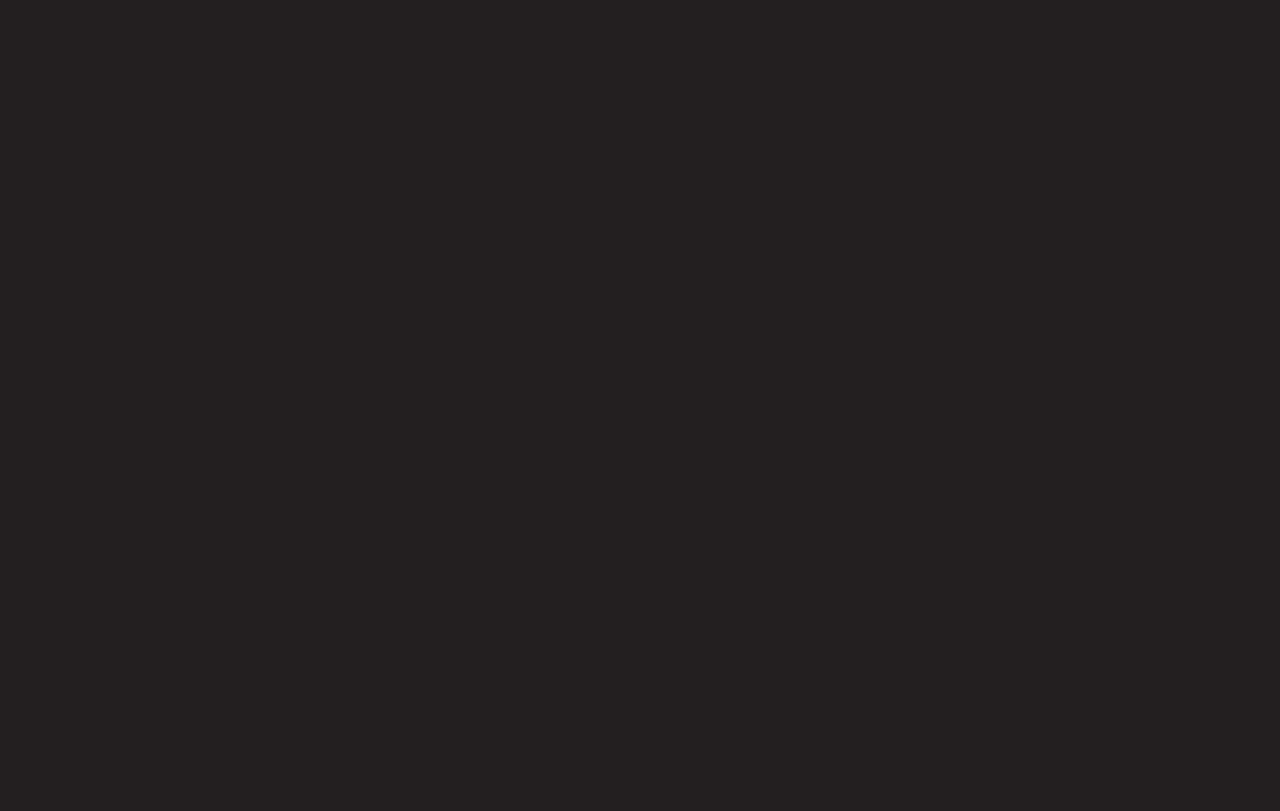
<file: site/contacts.html>
<!DOCTYPE html>
<html class="wide wow-animation" lang="en">
  <head>
    <title>Contacts</title>
    <meta charset="utf-8">
    <meta name="viewport" content="width=device-width, height=device-height, initial-scale=1.0">
    <meta http-equiv="X-UA-Compatible" content="IE=edge">
    <link rel="icon" href="images/favicon.ico" type="image/x-icon">
    <link rel="stylesheet" type="text/css" href="//fonts.googleapis.com/css?family=Montserrat:300%7CQuestrial">
    <link rel="stylesheet" href="css/bootstrap.css">
    <link rel="stylesheet" href="css/fonts.css">
    <link rel="stylesheet" href="css/style.css">
    <style>.ie-panel{display: none;background: #212121;padding: 10px 0;box-shadow: 3px 3px 5px 0 rgba(0,0,0,.3);clear: both;text-align:center;position: relative;z-index: 1;} html.ie-10 .ie-panel, html.lt-ie-10 .ie-panel {display: block;}</style>
  </head>
  <body>
    <div class="ie-panel"><a href="http://windows.microsoft.com/en-US/internet-explorer/"><img src="images/ie8-panel/warning_bar_0000_us.jpg" height="42" width="820" alt="You are using an outdated browser. For a faster, safer browsing experience, upgrade for free today."></a></div>
    <div class="preloader">
      <div class="preloader-body">
        <div class="cssload-spinner"><span class="cssload-cube cssload-cube0"></span><span class="cssload-cube cssload-cube1"></span><span class="cssload-cube cssload-cube2"></span><span class="cssload-cube cssload-cube3"></span><span class="cssload-cube cssload-cube4"></span><span class="cssload-cube cssload-cube5"></span><span class="cssload-cube cssload-cube6"></span><span class="cssload-cube cssload-cube7"></span><span class="cssload-cube cssload-cube8"></span><span class="cssload-cube cssload-cube9"></span><span class="cssload-cube cssload-cube10"></span><span class="cssload-cube cssload-cube11"></span><span class="cssload-cube cssload-cube12"></span><span class="cssload-cube cssload-cube13"></span><span class="cssload-cube cssload-cube14"></span><span class="cssload-cube cssload-cube15"></span>
        </div>
        <h2 class="preloader-title">DePaletra</h2>
      </div>
    </div>
    <div class="page">
      <!-- Page Header-->
      <header class="page-header">
        <!-- RD Navbar-->
        <div class="rd-navbar-wrap">
          <nav class="rd-navbar" data-layout="rd-navbar-sidebar" data-device-layout="rd-navbar-sidebar" data-sm-layout="rd-navbar-sidebar" data-sm-device-layout="rd-navbar-sidebar" data-md-layout="rd-navbar-sidebar" data-md-device-layout="rd-navbar-sidebar" data-lg-layout="rd-navbar-sidebar" data-lg-device-layout="rd-navbar-sidebar" data-xl-layout="rd-navbar-sidebar" data-xl-device-layout="rd-navbar-sidebar" data-xxl-layout="rd-navbar-sidebar" data-xxl-device-layout="rd-navbar-sidebar" data-lg-stick-up-offset="46px" data-xl-stick-up-offset="46px" data-xxl-stick-up-offset="46px" data-lg-stick-up="true" data-xl-stick-up="true" data-xxl-stick-up="true" data-body-class="rd-navbar-style-1">
            <div class="rd-navbar-main-outer">
              <div class="rd-navbar-main">
                <!-- RD Navbar Panel-->
                <div class="rd-navbar-panel">
                  <!-- RD Navbar Toggle-->
                  <button class="rd-navbar-toggle" data-rd-navbar-toggle=".rd-navbar-nav-wrap"><span></span></button>
                  <!-- RD Navbar Brand-->
                  <div class="rd-navbar-brand"><a class="brand" href="index.html"><img class="brand-logo-desktop" src="images/logo-default-152x94.png" alt="" width="152" height="94" srcset="images/logo-default-304x188.png 2x"/><img class="brand-logo-mobile" src="images/logo-default-152x65.png" alt="" width="152" height="65" srcset="images/logo-default-304x130.png 2x"/></a>
                  </div>
                </div>
                <div class="rd-navbar-nav-wrap">
                  <div class="rd-navbar-nav-container">
                    <!-- RD Navbar Nav-->
                    <ul class="rd-navbar-nav">
                      <li class="rd-nav-item"><a class="rd-nav-link" href="index.html">Home</a>
                      </li>
                      <li class="rd-nav-item"><a class="rd-nav-link" href="about.html">About</a>
                      </li>
                      <li class="rd-nav-item"><a class="rd-nav-link" href="single-project.html">Single Project</a>
                      </li>
                      <li class="rd-nav-item"><a class="rd-nav-link" href="blog-post.html">Blog post</a>
                      </li>
                      <li class="rd-nav-item"><a class="rd-nav-link" href="privacy-policy.html">Privacy Policy</a>
                      </li>
                      <li class="rd-nav-item active"><a class="rd-nav-link" href="contacts.html">Contacts</a>
                      </li>
                    </ul>
                    <ul class="contacts-classic">
                      <li>
                        <div class="contacts-classic-title">Phone:</div><a href="tel:#">+1 (409) 987–5874</a>
                      </li>
                      <li>
                        <div class="contacts-classic-title">E-mail:</div><a href="mailTo:#">admin@daketo.ca</a>
                      </li>
                      <li>
                        <div class="contacts-classic-title">Follow Us:</div>
                        <ul class="list-inline list-social list-inline-sm">
                          <li><a class="icon fa fa-linkedin" href="#"></a></li>
                          <li><a class="icon fa fa-twitter" href="#"></a></li>
                          <li><a class="icon fa fa-facebook" href="#"></a></li>
                          <li><a class="icon fa fa-instagram" href="#"></a></li>
                        </ul>
                      </li>
                    </ul>
                  </div>
                </div>
              </div>
            </div>
          </nav>
        </div>
      </header>
      <section class="section section-inset-1 bg-default text-center bg-image background-position-1" id="home" style="background-image: url(images/bg-image-1-1920x800.jpg)">
        <div class="container">
          <div class="title-style-1-wrap">
            <div class="oh-desktop wow slideInLeft">
              <h1 class="title-style-1 wow slideInRight">Contacts</h1>
            </div>
          </div>
        </div>
      </section>
      <!-- Contacts-->
      <section class="section section-xl bg-default">
        <div class="container">
          <div class="row row-30 justify-content-center">
            <div class="col-sm-6 col-md-4 wow blurIn" data-wow-delay=".1s">
              <article class="contacts-modern">
                <div class="contacts-modern-icon fl-bigmug-line-cellphone55"></div>
                <ul class="contacts-modern-list">
                  <li class="contacts-modern-link"><a href="tel:#">+1 409-995-0689</a></li>
                  <li class="contacts-modern-link"><a href="tel:#">+1 409-786-9878</a></li>
                </ul>
              </article>
            </div>
            <div class="col-sm-6 col-md-4 wow blurIn">
              <article class="contacts-modern">
                <div class="contacts-modern-icon fl-bigmug-line-up104"></div>
                <ul class="contacts-modern-list">
                  <li class="contacts-modern-link"><a href="#">2916 Highway 7, <br>Toronto, CA L4K0G6</a></li>
                </ul>
              </article>
            </div>
            <div class="col-sm-6 col-md-4 wow blurIn" data-wow-delay=".1s">
              <article class="contacts-modern">
                <div class="contacts-modern-icon fl-bigmug-line-chat55"></div>
                <ul class="contacts-modern-list">
                  <li class="contacts-modern-link"><a href="mailto:#">admin@daketo.ca</a></li>
                  <li class="contacts-modern-link"><a href="mailto:#">admin@dakto.ca</a></li>
                </ul>
              </article>
            </div>
          </div>
        </div>
      </section>
      <!--Google Map-->
      <section class="section">
        <!--Please, add the data attribute data-key="YOUR_API_KEY" in order to insert your own API key for the Google map.-->
        <!--Please note that YOUR_API_KEY should replaced with your key.-->
        <!--Example: <div class="google-map-container" data-key="YOUR_API_KEY">-->
        <div class="google-map-container" data-center="9870 St Vincent Place, Glasgow, DC 45 Fr 45." data-zoom="5" data-icon="images/gmap_marker.png" data-icon-active="images/gmap_marker_active.png" data-styles="[{&quot;featureType&quot;:&quot;landscape&quot;,&quot;stylers&quot;:[{&quot;saturation&quot;:-100},{&quot;lightness&quot;:60}]},{&quot;featureType&quot;:&quot;road.local&quot;,&quot;stylers&quot;:[{&quot;saturation&quot;:-100},{&quot;lightness&quot;:40},{&quot;visibility&quot;:&quot;on&quot;}]},{&quot;featureType&quot;:&quot;transit&quot;,&quot;stylers&quot;:[{&quot;saturation&quot;:-100},{&quot;visibility&quot;:&quot;simplified&quot;}]},{&quot;featureType&quot;:&quot;administrative.province&quot;,&quot;stylers&quot;:[{&quot;visibility&quot;:&quot;off&quot;}]},{&quot;featureType&quot;:&quot;water&quot;,&quot;stylers&quot;:[{&quot;visibility&quot;:&quot;on&quot;},{&quot;lightness&quot;:30}]},{&quot;featureType&quot;:&quot;road.highway&quot;,&quot;elementType&quot;:&quot;geometry.fill&quot;,&quot;stylers&quot;:[{&quot;color&quot;:&quot;#ef8c25&quot;},{&quot;lightness&quot;:40}]},{&quot;featureType&quot;:&quot;road.highway&quot;,&quot;elementType&quot;:&quot;geometry.stroke&quot;,&quot;stylers&quot;:[{&quot;visibility&quot;:&quot;off&quot;}]},{&quot;featureType&quot;:&quot;poi.park&quot;,&quot;elementType&quot;:&quot;geometry.fill&quot;,&quot;stylers&quot;:[{&quot;color&quot;:&quot;#b6c54c&quot;},{&quot;lightness&quot;:40},{&quot;saturation&quot;:-40}]},{}]">
          <div class="google-map"></div>
          <ul class="google-map-markers">
            <li data-location="9870 St Vincent Place, Glasgow, DC 45 Fr 45." data-description="9870 St Vincent Place, Glasgow"></li>
          </ul>
        </div>
      </section>
      <!-- Page Footer-->
      <footer class="section footer-classic section-full section-full-1 section-sm section-inset-2 bg-gray-3 context-dark text-md-center" id="contacts">
        <div class="container">
          <div class="subtitle-classic wow fadeInUp">Get in touch</div>
          <h2><span class="d-inline-block wow fadeInLeft">Let’s work</span> <span class="d-inline-block wow fadeInRight">together</span>
          </h2>
          <!-- RD Mailform-->
          <form class="rd-form rd-mailform" data-form-output="form-output-global" data-form-type="contact" method="post" action="bat/rd-mailform.php">
            <div class="form-wrap wow fadeInRight">
              <label class="form-label" for="contact-name">Name</label>
              <input class="form-input" id="contact-name" type="text" name="name" data-constraints="@Required">
            </div>
            <div class="form-wrap wow fadeInRight">
              <label class="form-label" for="contact-email">E-Mail</label>
              <input class="form-input" id="contact-email" type="email" name="email" data-constraints="@Required @Email">
            </div>
            <div class="form-wrap wow fadeInRight">
              <label class="form-label" for="contact-message">Message</label>
              <textarea class="form-input" id="contact-message" name="message" data-constraints="@Required"></textarea>
            </div>
            <div class="form-button text-center">
              <button class="button button-default wow fadeInUp" type="submit">Send message</button>
            </div>
          </form>
        </div>
        <div class="container">
          <div class="footer-classic-list-social wow fadeInUp">
            <ul class="list-inline list-social list-inline-sm">
              <li><a class="icon fa fa-linkedin" href="#"></a></li>
              <li><a class="icon fa fa-twitter" href="#"></a></li>
              <li><a class="icon fa fa-facebook" href="#"></a></li>
              <li><a class="icon fa fa-instagram" href="#"></a></li>
            </ul>
          </div>
          <p class="rights wow fadeInUp"><span>&copy;&nbsp; </span><span class="copyright-year"></span><span>&nbsp;</span><span>DePaletra</span><span>.&nbsp;</span><span>All rights reserved. Terms and Conditions</span><br/><a href="privacy-policy.html">Privacy Policy.</a></p>
        </div>
      </footer>
    </div>
    <div class="snackbars" id="form-output-global"></div>
    <script src="js/core.min.js"></script>
    <script src="js/script.js"></script>
    <!-- Start of HubSpot Embed Code -->
    <script type="text/javascript" id="hs-script-loader" async defer src="//js.hs-scripts.com/8754225.js"></script>
    <!-- End of HubSpot Embed Code -->
  </body>
</html>
</file>
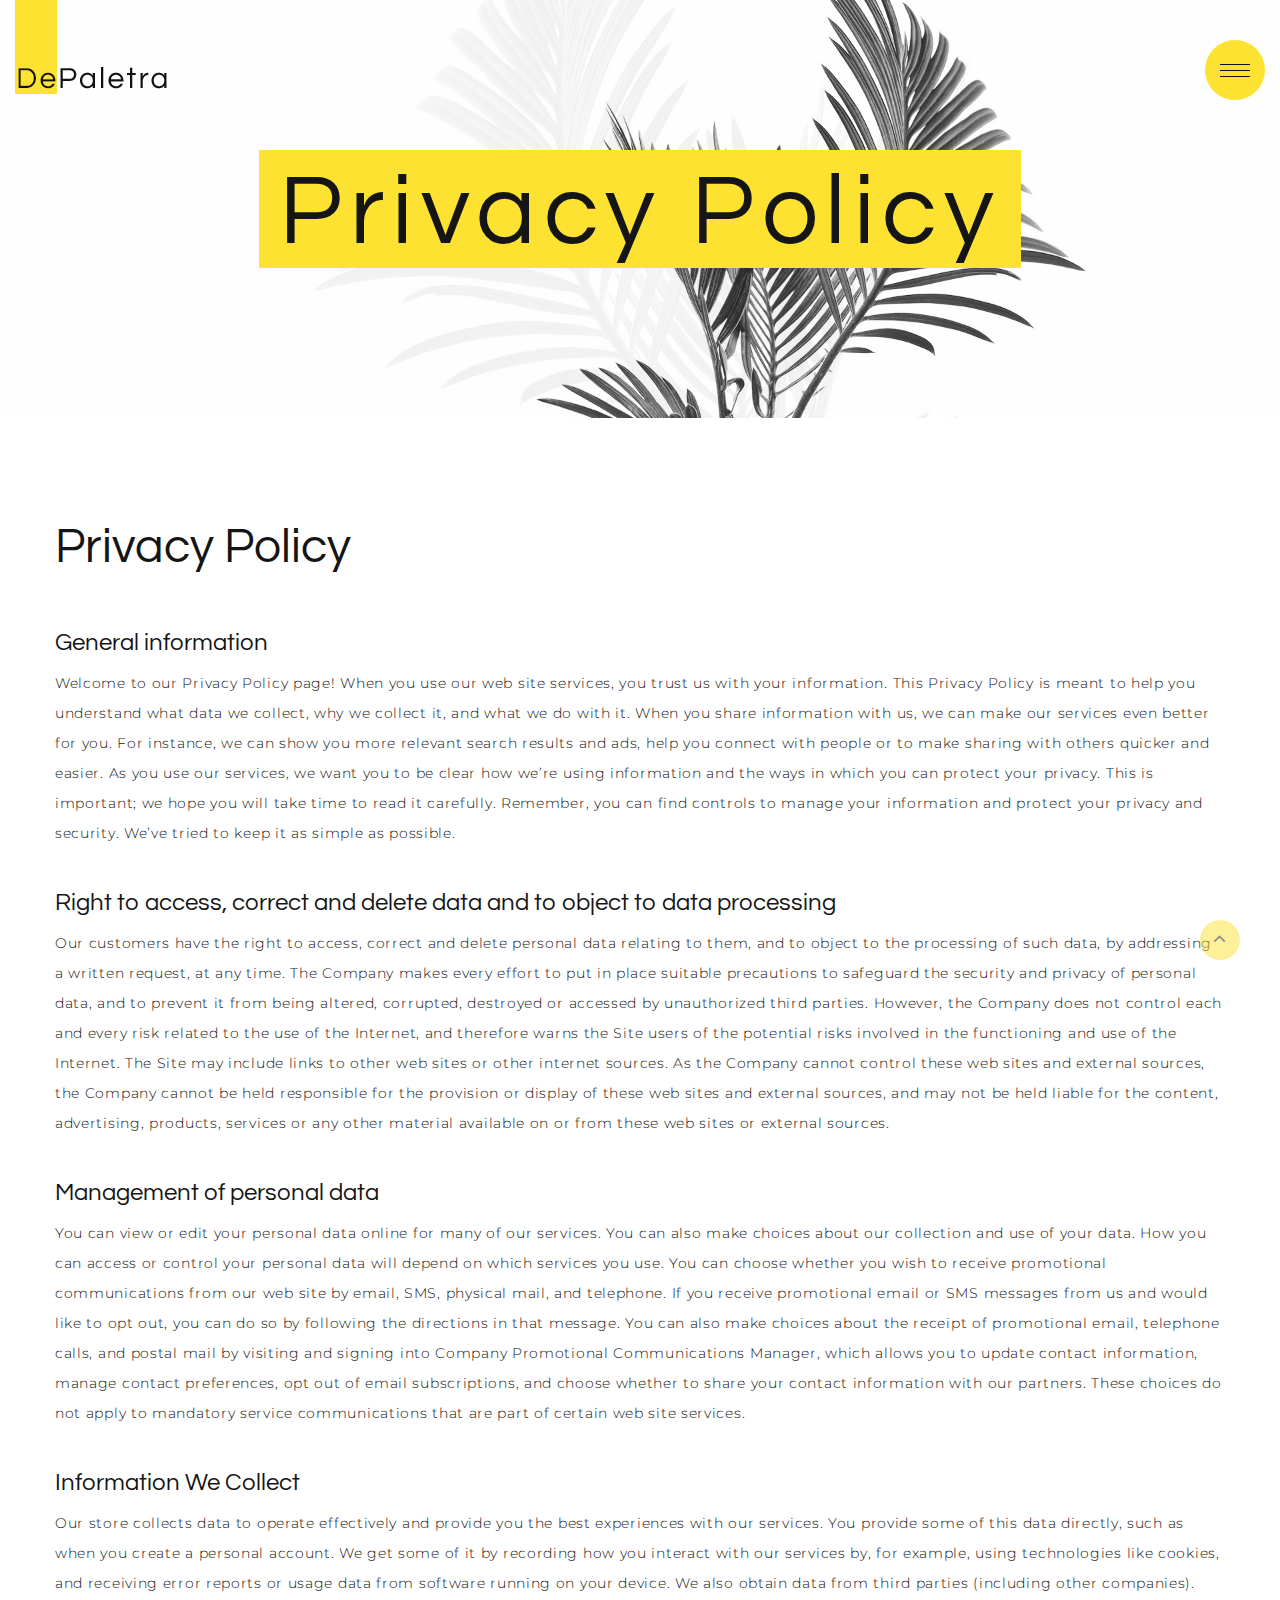
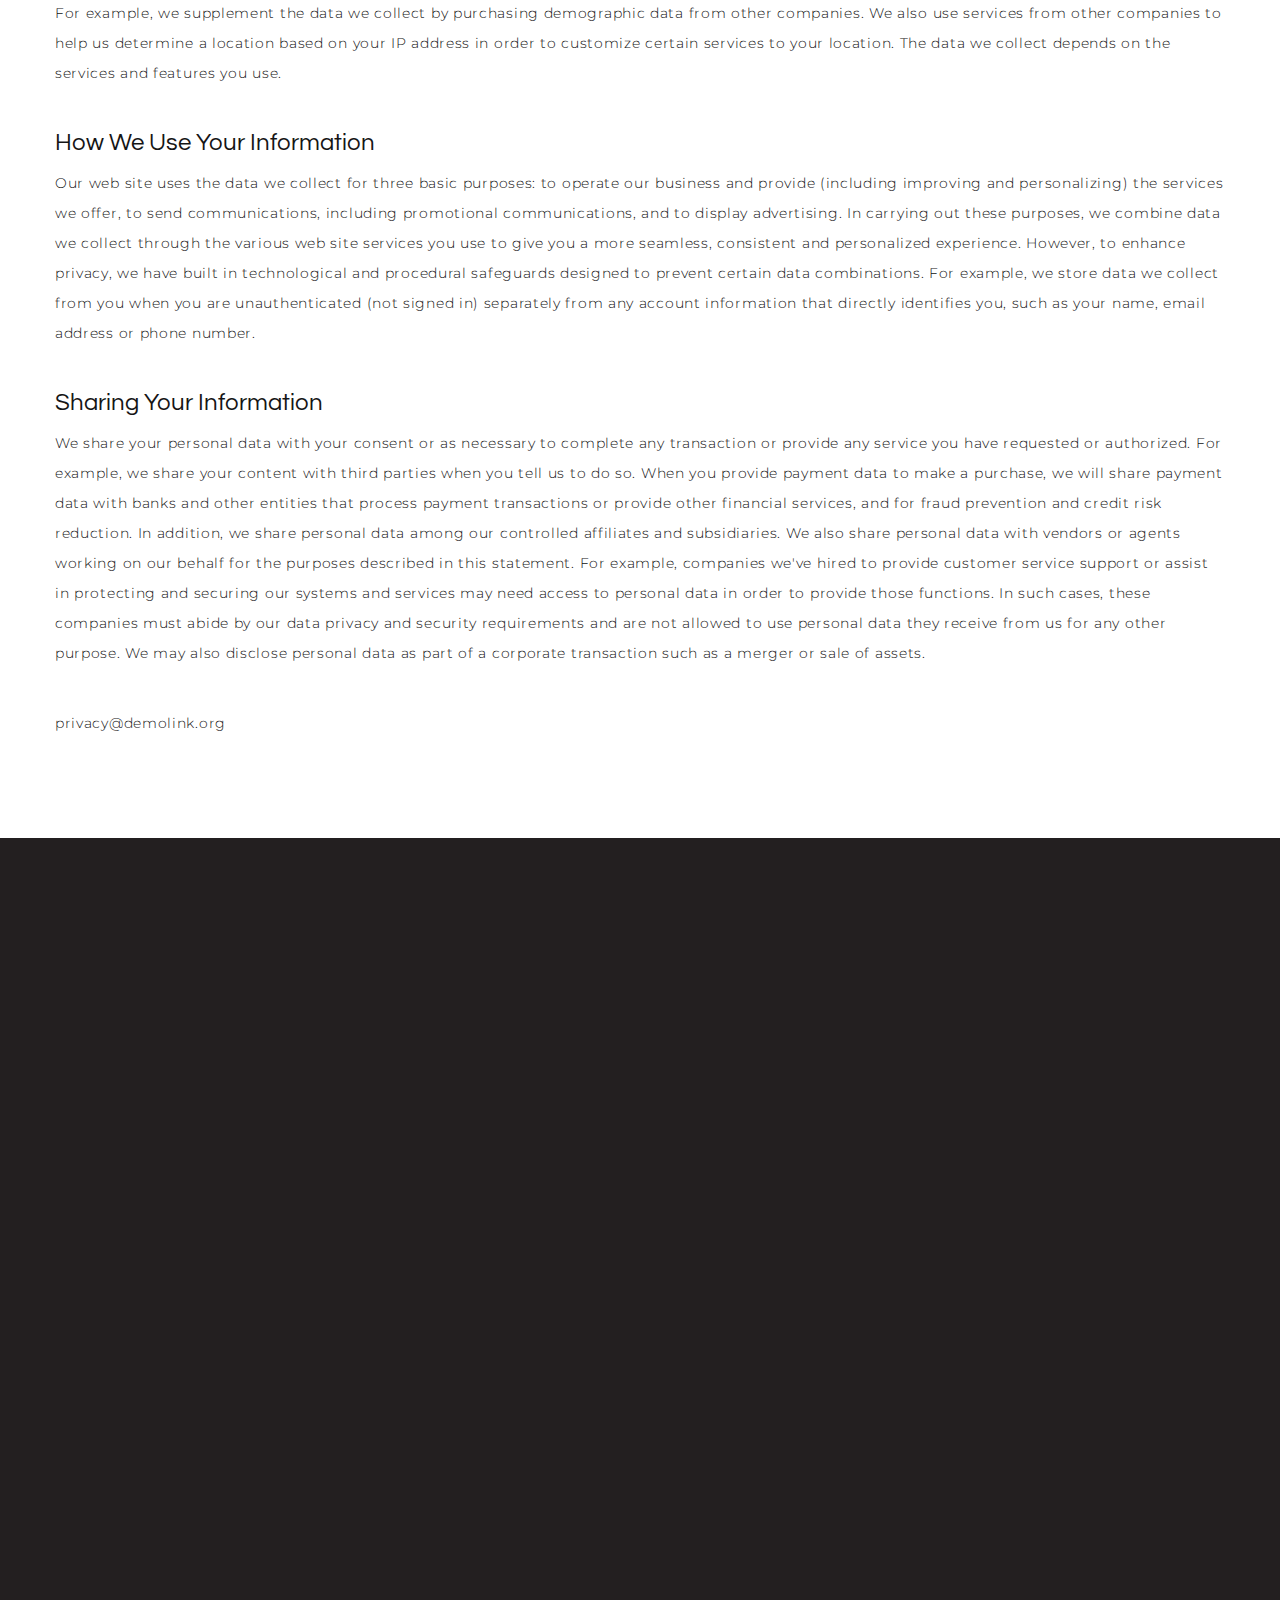
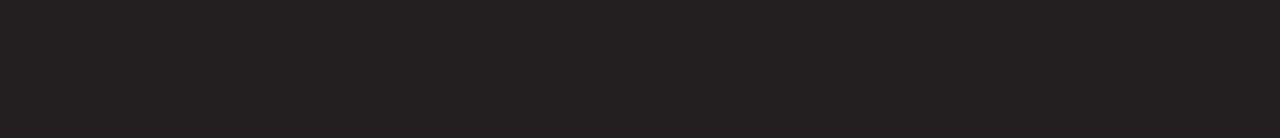
<file: site/privacy-policy.html>
<!DOCTYPE html>
<html class="wide wow-animation" lang="en">
  <head>
    <title>Privacy Policy</title>
    <meta charset="utf-8">
    <meta name="viewport" content="width=device-width, height=device-height, initial-scale=1.0">
    <meta http-equiv="X-UA-Compatible" content="IE=edge">
    <link rel="icon" href="images/favicon.ico" type="image/x-icon">
    <link rel="stylesheet" type="text/css" href="//fonts.googleapis.com/css?family=Montserrat:300%7CQuestrial">
    <link rel="stylesheet" href="css/bootstrap.css">
    <link rel="stylesheet" href="css/fonts.css">
    <link rel="stylesheet" href="css/style.css">
    <style>.ie-panel{display: none;background: #212121;padding: 10px 0;box-shadow: 3px 3px 5px 0 rgba(0,0,0,.3);clear: both;text-align:center;position: relative;z-index: 1;} html.ie-10 .ie-panel, html.lt-ie-10 .ie-panel {display: block;}</style>
  </head>
  <body>
    <div class="ie-panel"><a href="http://windows.microsoft.com/en-US/internet-explorer/"><img src="images/ie8-panel/warning_bar_0000_us.jpg" height="42" width="820" alt="You are using an outdated browser. For a faster, safer browsing experience, upgrade for free today."></a></div>
    <div class="preloader">
      <div class="preloader-body">
        <div class="cssload-spinner"><span class="cssload-cube cssload-cube0"></span><span class="cssload-cube cssload-cube1"></span><span class="cssload-cube cssload-cube2"></span><span class="cssload-cube cssload-cube3"></span><span class="cssload-cube cssload-cube4"></span><span class="cssload-cube cssload-cube5"></span><span class="cssload-cube cssload-cube6"></span><span class="cssload-cube cssload-cube7"></span><span class="cssload-cube cssload-cube8"></span><span class="cssload-cube cssload-cube9"></span><span class="cssload-cube cssload-cube10"></span><span class="cssload-cube cssload-cube11"></span><span class="cssload-cube cssload-cube12"></span><span class="cssload-cube cssload-cube13"></span><span class="cssload-cube cssload-cube14"></span><span class="cssload-cube cssload-cube15"></span>
        </div>
        <h2 class="preloader-title">DePaletra</h2>
      </div>
    </div>
    <div class="page">
      <!-- Page Header-->
      <header class="page-header">
        <!-- RD Navbar-->
        <div class="rd-navbar-wrap">
          <nav class="rd-navbar" data-layout="rd-navbar-sidebar" data-device-layout="rd-navbar-sidebar" data-sm-layout="rd-navbar-sidebar" data-sm-device-layout="rd-navbar-sidebar" data-md-layout="rd-navbar-sidebar" data-md-device-layout="rd-navbar-sidebar" data-lg-layout="rd-navbar-sidebar" data-lg-device-layout="rd-navbar-sidebar" data-xl-layout="rd-navbar-sidebar" data-xl-device-layout="rd-navbar-sidebar" data-xxl-layout="rd-navbar-sidebar" data-xxl-device-layout="rd-navbar-sidebar" data-lg-stick-up-offset="46px" data-xl-stick-up-offset="46px" data-xxl-stick-up-offset="46px" data-lg-stick-up="true" data-xl-stick-up="true" data-xxl-stick-up="true" data-body-class="rd-navbar-style-1">
            <div class="rd-navbar-main-outer">
              <div class="rd-navbar-main">
                <!-- RD Navbar Panel-->
                <div class="rd-navbar-panel">
                  <!-- RD Navbar Toggle-->
                  <button class="rd-navbar-toggle" data-rd-navbar-toggle=".rd-navbar-nav-wrap"><span></span></button>
                  <!-- RD Navbar Brand-->
                  <div class="rd-navbar-brand"><a class="brand" href="index.html"><img class="brand-logo-desktop" src="images/logo-default-152x94.png" alt="" width="152" height="94" srcset="images/logo-default-304x188.png 2x"/><img class="brand-logo-mobile" src="images/logo-default-152x65.png" alt="" width="152" height="65" srcset="images/logo-default-304x130.png 2x"/></a>
                  </div>
                </div>
                <div class="rd-navbar-nav-wrap">
                  <div class="rd-navbar-nav-container">
                    <!-- RD Navbar Nav-->
                    <ul class="rd-navbar-nav">
                      <li class="rd-nav-item"><a class="rd-nav-link" href="index.html">Home</a>
                      </li>
                      <li class="rd-nav-item"><a class="rd-nav-link" href="about.html">About</a>
                      </li>
                      <li class="rd-nav-item"><a class="rd-nav-link" href="single-project.html">Single Project</a>
                      </li>
                      <li class="rd-nav-item"><a class="rd-nav-link" href="blog-post.html">Blog post</a>
                      </li>
                      <li class="rd-nav-item active"><a class="rd-nav-link" href="privacy-policy.html">Privacy Policy</a>
                      </li>
                      <li class="rd-nav-item"><a class="rd-nav-link" href="contacts.html">Contacts</a>
                      </li>
                    </ul>
                    <ul class="contacts-classic">
                      <li>
                        <div class="contacts-classic-title">Phone:</div><a href="tel:#">+1 (409) 987–5874</a>
                      </li>
                      <li>
                        <div class="contacts-classic-title">E-mail:</div><a href="mailTo:#">info@demolink.org</a>
                      </li>
                      <li>
                        <div class="contacts-classic-title">Follow Us:</div>
                        <ul class="list-inline list-social list-inline-sm">
                          <li><a class="icon fa fa-linkedin" href="#"></a></li>
                          <li><a class="icon fa fa-twitter" href="#"></a></li>
                          <li><a class="icon fa fa-facebook" href="#"></a></li>
                          <li><a class="icon fa fa-instagram" href="#"></a></li>
                        </ul>
                      </li>
                    </ul>
                  </div>
                </div>
              </div>
            </div>
          </nav>
        </div>
      </header>
      <section class="section section-inset-1 bg-default text-center bg-image background-position-1" id="home" style="background-image: url(images/bg-image-1-1920x800.jpg)">
        <div class="container">
          <div class="title-style-1-wrap">
            <div class="oh-desktop wow slideInLeft">
              <h1 class="title-style-1 wow slideInRight">Privacy Policy</h1>
            </div>
          </div>
        </div>
      </section>
      <!-- Privacy Policy-->
      <section class="section section-lg bg-default">
        <div class="container">
          <h2>Privacy Policy</h2>
          <!-- Terms list-->
          <dl class="list-terms">
            <dt class="heading-4">General information</dt>
            <dd>Welcome to our Privacy Policy page! When you use our web site services, you trust us with your information. This Privacy Policy is meant to help you understand what data we collect, why we collect it, and what we do with it. When you share information with us, we can make our services even better for you. For instance, we can show you more relevant search results and ads, help you connect with people or to make sharing with others quicker and easier. As you use our services, we want you to be clear how we’re using information and the ways in which you can protect your privacy. This is important; we hope you will take time to read it carefully. Remember, you can find controls to manage your information and protect your privacy and security. We’ve tried to keep it as simple as possible.</dd>
            <dt class="heading-4">Right to access, correct and delete data and to object to data processing</dt>
            <dd>Our customers have the right to access, correct and delete personal data relating to them, and to object to the processing of such data, by addressing a written request, at any time. The Company makes every effort to put in place suitable precautions to safeguard the security and privacy of personal data, and to prevent it from being altered, corrupted, destroyed or accessed by unauthorized third parties. However, the Company does not control each and every risk related to the use of the Internet, and therefore warns the Site users of the potential risks involved in the functioning and use of the Internet. The Site may include links to other web sites or other internet sources. As the Company cannot control these web sites and external sources, the Company cannot be held responsible for the provision or display of these web sites and external sources, and may not be held liable for the content, advertising, products, services or any other material available on or from these web sites or external sources.</dd>
            <dt class="heading-4">Management of personal data</dt>
            <dd>You can view or edit your personal data online for many of our services. You can also make choices about our collection and use of your data. How you can access or control your personal data will depend on which services you use. You can choose whether you wish to receive promotional communications from our web site by email, SMS, physical mail, and telephone. If you receive promotional email or SMS messages from us and would like to opt out, you can do so by following the directions in that message. You can also make choices about the receipt of promotional email, telephone calls, and postal mail by visiting and signing into Company Promotional Communications Manager, which allows you to update contact information, manage contact preferences, opt out of email subscriptions, and choose whether to share your contact information with our partners. These choices do not apply to mandatory service communications that are part of certain web site services.</dd>
            <dt class="heading-4">Information We Collect</dt>
            <dd>Our store collects data to operate effectively and provide you the best experiences with our services. You provide some of this data directly, such as when you create a personal account. We get some of it by recording how you interact with our services by, for example, using technologies like cookies, and receiving error reports or usage data from software running on your device. We also obtain data from third parties (including other companies). For example, we supplement the data we collect by purchasing demographic data from other companies. We also use services from other companies to help us determine a location based on your IP address in order to customize certain services to your location. The data we collect depends on the services and features you use.</dd>
            <dt class="heading-4">How We Use Your Information</dt>
            <dd>Our web site uses the data we collect for three basic purposes: to operate our business and provide (including improving and personalizing) the services we offer, to send communications, including promotional communications, and to display advertising. In carrying out these purposes, we combine data we collect through the various web site services you use to give you a more seamless, consistent and personalized experience. However, to enhance privacy, we have built in technological and procedural safeguards designed to prevent certain data combinations. For example, we store data we collect from you when you are unauthenticated (not signed in) separately from any account information that directly identifies you, such as your name, email address or phone number.</dd>
            <dt class="heading-4">Sharing Your Information</dt>
            <dd>We share your personal data with your consent or as necessary to complete any transaction or provide any service you have requested or authorized. For example, we share your content with third parties when you tell us to do so. When you provide payment data to make a purchase, we will share payment data with banks and other entities that process payment transactions or provide other financial services, and for fraud prevention and credit risk reduction. In addition, we share personal data among our controlled affiliates and subsidiaries. We also share personal data with vendors or agents working on our behalf for the purposes described in this statement. For example, companies we've hired to provide customer service support or assist in protecting and securing our systems and services may need access to personal data in order to provide those functions. In such cases, these companies must abide by our data privacy and security requirements and are not allowed to use personal data they receive from us for any other purpose. We may also disclose personal data as part of a corporate transaction such as a merger or sale of assets.</dd>
          </dl><a class="privacy-link" href="mailto:#">privacy@demolink.org</a>
        </div>
      </section>
      <!-- Page Footer-->
      <footer class="section footer-classic section-full section-full-1 section-sm section-inset-2 bg-gray-3 context-dark text-md-center" id="contacts">
        <div class="container">
          <div class="subtitle-classic wow fadeInUp">Get in touch</div>
          <h2><span class="d-inline-block wow fadeInLeft">Let’s work</span> <span class="d-inline-block wow fadeInRight">together</span>
          </h2>
          <!-- RD Mailform-->
          <form class="rd-form rd-mailform" data-form-output="form-output-global" data-form-type="contact" method="post" action="bat/rd-mailform.php">
            <div class="form-wrap wow fadeInRight">
              <label class="form-label" for="contact-name">Name</label>
              <input class="form-input" id="contact-name" type="text" name="name" data-constraints="@Required">
            </div>
            <div class="form-wrap wow fadeInRight">
              <label class="form-label" for="contact-email">E-Mail</label>
              <input class="form-input" id="contact-email" type="email" name="email" data-constraints="@Required @Email">
            </div>
            <div class="form-wrap wow fadeInRight">
              <label class="form-label" for="contact-message">Message</label>
              <textarea class="form-input" id="contact-message" name="message" data-constraints="@Required"></textarea>
            </div>
            <div class="form-button text-center">
              <button class="button button-default wow fadeInUp" type="submit">Send message</button>
            </div>
          </form>
        </div>
        <div class="container">
          <div class="footer-classic-list-social wow fadeInUp">
            <ul class="list-inline list-social list-inline-sm">
              <li><a class="icon fa fa-linkedin" href="#"></a></li>
              <li><a class="icon fa fa-twitter" href="#"></a></li>
              <li><a class="icon fa fa-facebook" href="#"></a></li>
              <li><a class="icon fa fa-instagram" href="#"></a></li>
            </ul>
          </div>
          <p class="rights wow fadeInUp"><span>&copy;&nbsp; </span><span class="copyright-year"></span><span>&nbsp;</span><span>DePaletra</span><span>.&nbsp;</span><span>All rights reserved. Terms and Conditions</span><br/><a href="privacy-policy.html">Privacy Policy.</a></p>
        </div>
      </footer>
    </div>
    <div class="snackbars" id="form-output-global"></div>
    <script src="js/core.min.js"></script>
    <script src="js/script.js"></script>
    <!-- coded by Ragnar-->
    <!-- Start of HubSpot Embed Code -->
    <script type="text/javascript" id="hs-script-loader" async defer src="//js.hs-scripts.com/8754225.js"></script>
    <!-- End of HubSpot Embed Code -->
  </body>
</html>
</file>
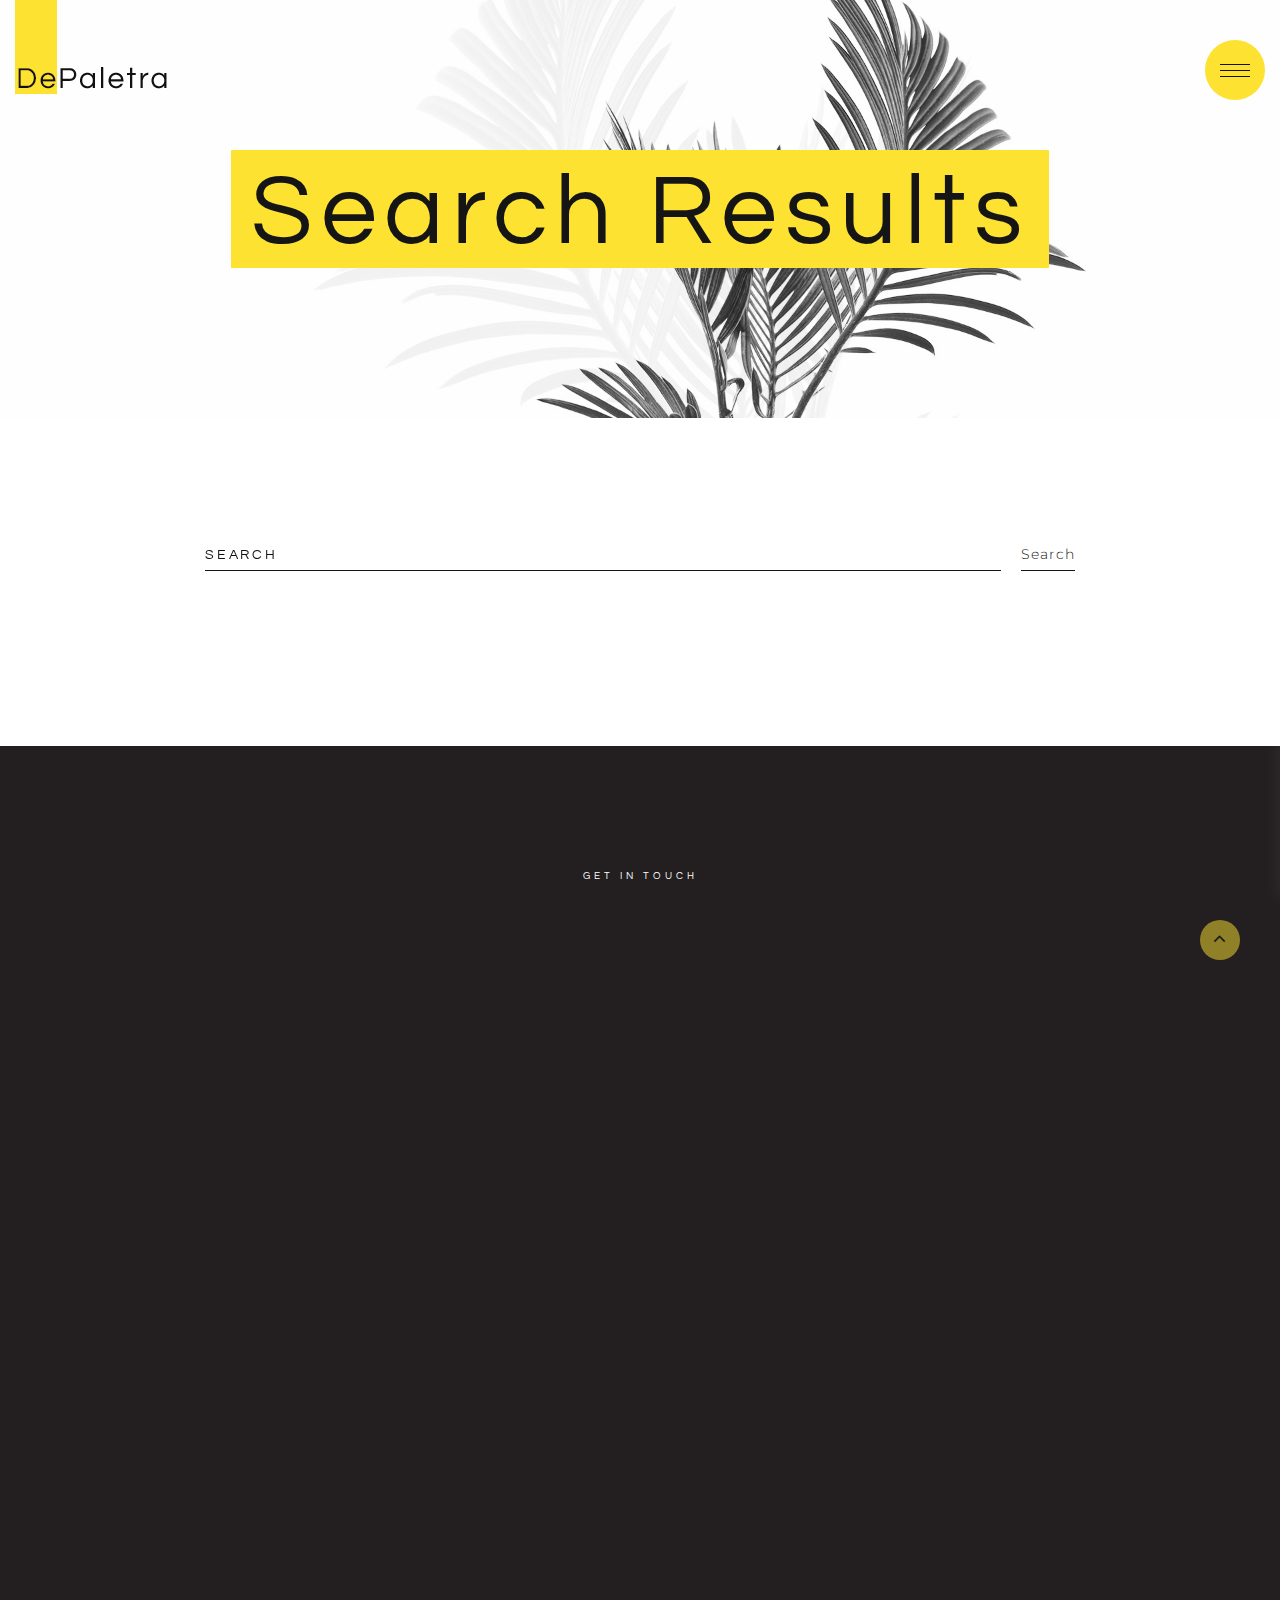
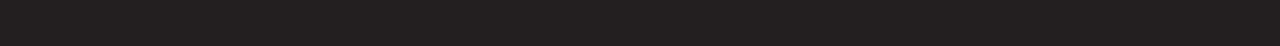
<file: site/search-results.html>
<!DOCTYPE html>
<html class="wide wow-animation" lang="en">
  <head>
    <title>Search Results</title>
    <meta charset="utf-8">
    <meta name="viewport" content="width=device-width, height=device-height, initial-scale=1.0">
    <meta http-equiv="X-UA-Compatible" content="IE=edge">
    <link rel="icon" href="images/favicon.ico" type="image/x-icon">
    <link rel="stylesheet" type="text/css" href="//fonts.googleapis.com/css?family=Montserrat:300%7CQuestrial">
    <link rel="stylesheet" href="css/bootstrap.css">
    <link rel="stylesheet" href="css/fonts.css">
    <link rel="stylesheet" href="css/style.css">
    <style>.ie-panel{display: none;background: #212121;padding: 10px 0;box-shadow: 3px 3px 5px 0 rgba(0,0,0,.3);clear: both;text-align:center;position: relative;z-index: 1;} html.ie-10 .ie-panel, html.lt-ie-10 .ie-panel {display: block;}</style>
  </head>
  <body>
    <div class="ie-panel"><a href="http://windows.microsoft.com/en-US/internet-explorer/"><img src="images/ie8-panel/warning_bar_0000_us.jpg" height="42" width="820" alt="You are using an outdated browser. For a faster, safer browsing experience, upgrade for free today."></a></div>
    <div class="preloader">
      <div class="preloader-body">
        <div class="cssload-spinner"><span class="cssload-cube cssload-cube0"></span><span class="cssload-cube cssload-cube1"></span><span class="cssload-cube cssload-cube2"></span><span class="cssload-cube cssload-cube3"></span><span class="cssload-cube cssload-cube4"></span><span class="cssload-cube cssload-cube5"></span><span class="cssload-cube cssload-cube6"></span><span class="cssload-cube cssload-cube7"></span><span class="cssload-cube cssload-cube8"></span><span class="cssload-cube cssload-cube9"></span><span class="cssload-cube cssload-cube10"></span><span class="cssload-cube cssload-cube11"></span><span class="cssload-cube cssload-cube12"></span><span class="cssload-cube cssload-cube13"></span><span class="cssload-cube cssload-cube14"></span><span class="cssload-cube cssload-cube15"></span>
        </div>
        <h2 class="preloader-title">DePaletra</h2>
      </div>
    </div>
    <div class="page">
      <!-- Page Header-->
      <header class="page-header">
        <!-- RD Navbar-->
        <div class="rd-navbar-wrap">
          <nav class="rd-navbar" data-layout="rd-navbar-sidebar" data-device-layout="rd-navbar-sidebar" data-sm-layout="rd-navbar-sidebar" data-sm-device-layout="rd-navbar-sidebar" data-md-layout="rd-navbar-sidebar" data-md-device-layout="rd-navbar-sidebar" data-lg-layout="rd-navbar-sidebar" data-lg-device-layout="rd-navbar-sidebar" data-xl-layout="rd-navbar-sidebar" data-xl-device-layout="rd-navbar-sidebar" data-xxl-layout="rd-navbar-sidebar" data-xxl-device-layout="rd-navbar-sidebar" data-lg-stick-up-offset="46px" data-xl-stick-up-offset="46px" data-xxl-stick-up-offset="46px" data-lg-stick-up="true" data-xl-stick-up="true" data-xxl-stick-up="true" data-body-class="rd-navbar-style-1">
            <div class="rd-navbar-main-outer">
              <div class="rd-navbar-main">
                <!-- RD Navbar Panel-->
                <div class="rd-navbar-panel">
                  <!-- RD Navbar Toggle-->
                  <button class="rd-navbar-toggle" data-rd-navbar-toggle=".rd-navbar-nav-wrap"><span></span></button>
                  <!-- RD Navbar Brand-->
                  <div class="rd-navbar-brand"><a class="brand" href="index.html"><img class="brand-logo-desktop" src="images/logo-default-152x94.png" alt="" width="152" height="94" srcset="images/logo-default-304x188.png 2x"/><img class="brand-logo-mobile" src="images/logo-default-152x65.png" alt="" width="152" height="65" srcset="images/logo-default-304x130.png 2x"/></a>
                  </div>
                </div>
                <div class="rd-navbar-nav-wrap">
                  <div class="rd-navbar-nav-container">
                    <!-- RD Navbar Nav-->
                    <ul class="rd-navbar-nav">
                      <li class="rd-nav-item"><a class="rd-nav-link" href="index.html">Home</a>
                      </li>
                      <li class="rd-nav-item"><a class="rd-nav-link" href="about.html">About</a>
                      </li>
                      <li class="rd-nav-item"><a class="rd-nav-link" href="single-project.html">Single Project</a>
                      </li>
                      <li class="rd-nav-item"><a class="rd-nav-link" href="blog-post.html">Blog post</a>
                      </li>
                      <li class="rd-nav-item"><a class="rd-nav-link" href="privacy-policy.html">Privacy Policy</a>
                      </li>
                      <li class="rd-nav-item"><a class="rd-nav-link" href="contacts.html">Contacts</a>
                      </li>
                    </ul>
                    <ul class="contacts-classic">
                      <li>
                        <div class="contacts-classic-title">Phone:</div><a href="tel:#">+1 (409) 987–5874</a>
                      </li>
                      <li>
                        <div class="contacts-classic-title">E-mail:</div><a href="mailTo:#">info@demolink.org</a>
                      </li>
                      <li>
                        <div class="contacts-classic-title">Follow Us:</div>
                        <ul class="list-inline list-social list-inline-sm">
                          <li><a class="icon fa fa-linkedin" href="#"></a></li>
                          <li><a class="icon fa fa-twitter" href="#"></a></li>
                          <li><a class="icon fa fa-facebook" href="#"></a></li>
                          <li><a class="icon fa fa-instagram" href="#"></a></li>
                        </ul>
                      </li>
                    </ul>
                  </div>
                </div>
              </div>
            </div>
          </nav>
        </div>
      </header>
      <section class="section section-inset-1 bg-default text-center bg-image background-position-1" id="home" style="background-image: url(images/bg-image-1-1920x800.jpg)">
        <div class="container">
          <div class="title-style-1-wrap">
            <div class="oh-desktop wow slideInLeft">
              <h1 class="title-style-1 wow slideInRight">Search Results</h1>
            </div>
          </div>
        </div>
      </section>
      <!-- Search results-->
      <section class="section section-xl bg-default">
        <div class="container">
          <div class="row justify-content-center">
            <div class="col-lg-9">
              <!-- RD Search-->
              <form class="rd-form rd-search rd-form-inline" action="search-results.html" method="GET">
                <div class="form-wrap">
                  <label class="form-label" for="rd-search-form-input">Search</label>
                  <input class="form-input" id="rd-search-form-input" type="text" name="s" autocomplete="off">
                </div>
                <div class="form-button">
                  <button class="button button-default" type="submit">Search</button>
                </div>
              </form>
              <div class="rd-search-results"></div>
            </div>
          </div>
        </div>
      </section>
      <!-- Page Footer-->
      <footer class="section footer-classic section-full section-full-1 section-sm section-inset-2 bg-gray-3 context-dark text-md-center" id="contacts">
        <div class="container">
          <div class="subtitle-classic wow fadeInUp">Get in touch</div>
          <h2><span class="d-inline-block wow fadeInLeft">Let’s work</span> <span class="d-inline-block wow fadeInRight">together</span>
          </h2>
          <!-- RD Mailform-->
          <form class="rd-form rd-mailform" data-form-output="form-output-global" data-form-type="contact" method="post" action="bat/rd-mailform.php">
            <div class="form-wrap wow fadeInRight">
              <label class="form-label" for="contact-name">Name</label>
              <input class="form-input" id="contact-name" type="text" name="name" data-constraints="@Required">
            </div>
            <div class="form-wrap wow fadeInRight">
              <label class="form-label" for="contact-email">E-Mail</label>
              <input class="form-input" id="contact-email" type="email" name="email" data-constraints="@Required @Email">
            </div>
            <div class="form-wrap wow fadeInRight">
              <label class="form-label" for="contact-message">Message</label>
              <textarea class="form-input" id="contact-message" name="message" data-constraints="@Required"></textarea>
            </div>
            <div class="form-button text-center">
              <button class="button button-default wow fadeInUp" type="submit">Send message</button>
            </div>
          </form>
        </div>
        <div class="container">
          <div class="footer-classic-list-social wow fadeInUp">
            <ul class="list-inline list-social list-inline-sm">
              <li><a class="icon fa fa-linkedin" href="#"></a></li>
              <li><a class="icon fa fa-twitter" href="#"></a></li>
              <li><a class="icon fa fa-facebook" href="#"></a></li>
              <li><a class="icon fa fa-instagram" href="#"></a></li>
            </ul>
          </div>
          <p class="rights wow fadeInUp"><span>&copy;&nbsp; </span><span class="copyright-year"></span><span>&nbsp;</span><span>DePaletra</span><span>.&nbsp;</span><span>All rights reserved. Terms and Conditions</span><br/><a href="privacy-policy.html">Privacy Policy.</a></p>
        </div>
      </footer>
    </div>
    <div class="snackbars" id="form-output-global"></div>
    <script src="js/core.min.js"></script>
    <script src="js/script.js"></script>
  </body>
</html>
</file>
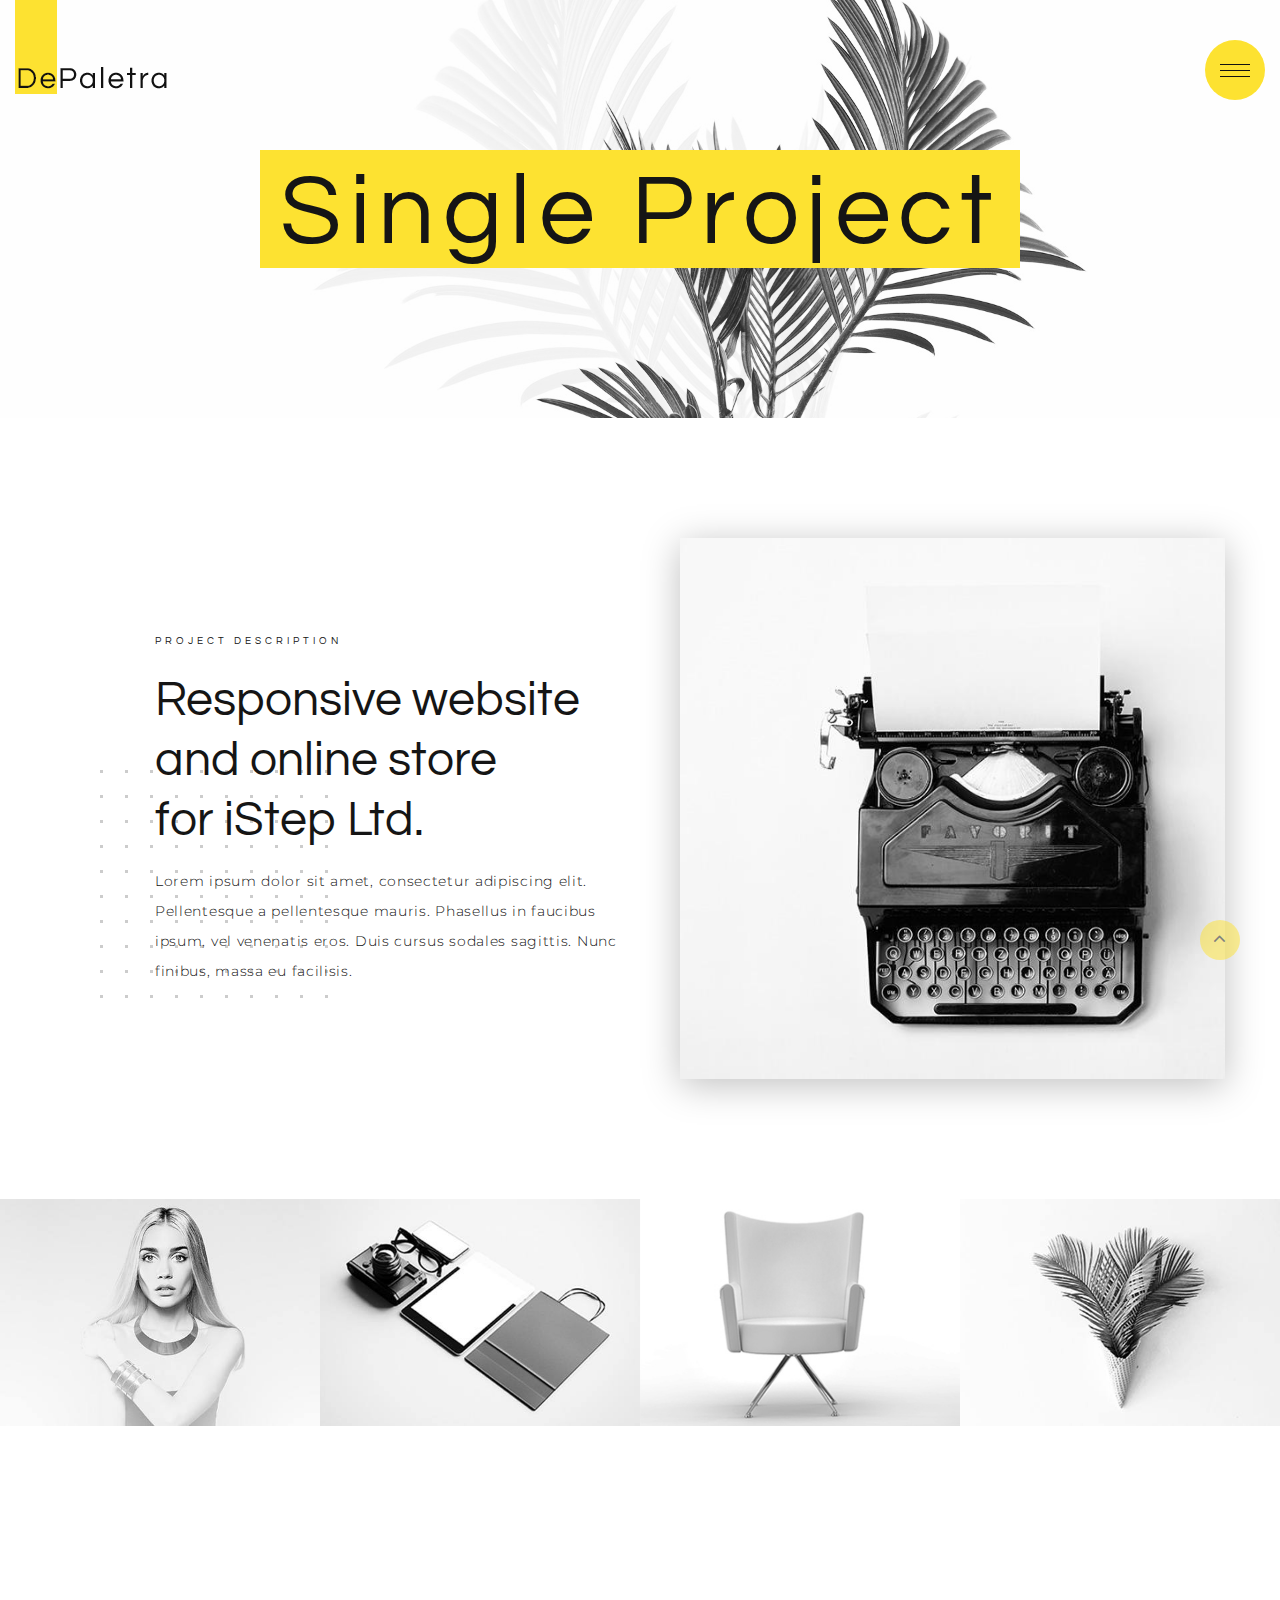
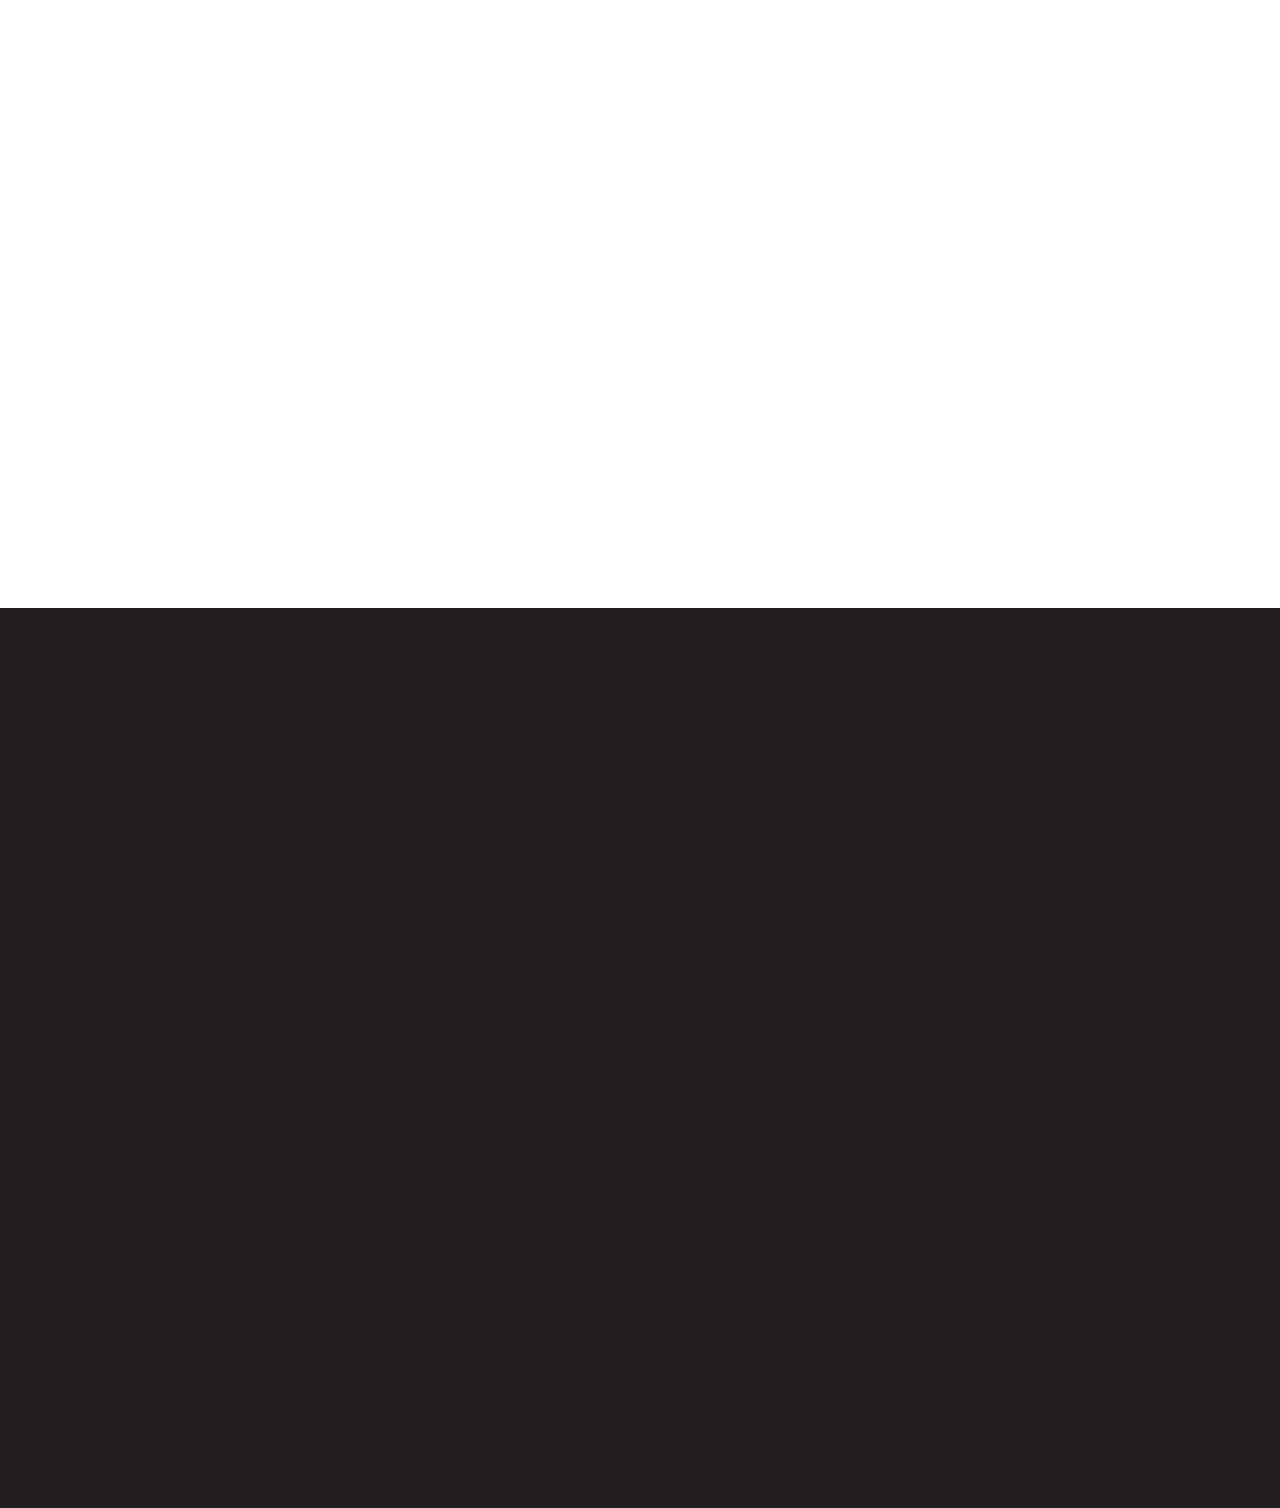
<file: site/single-project.html>
<!DOCTYPE html>
<html class="wide wow-animation" lang="en">
  <head>
    <title>Single Project</title>
    <meta charset="utf-8">
    <meta name="viewport" content="width=device-width, height=device-height, initial-scale=1.0">
    <meta http-equiv="X-UA-Compatible" content="IE=edge">
    <link rel="icon" href="images/favicon.ico" type="image/x-icon">
    <link rel="stylesheet" type="text/css" href="//fonts.googleapis.com/css?family=Montserrat:300%7CQuestrial">
    <link rel="stylesheet" href="css/bootstrap.css">
    <link rel="stylesheet" href="css/fonts.css">
    <link rel="stylesheet" href="css/style.css">
    <style>.ie-panel{display: none;background: #212121;padding: 10px 0;box-shadow: 3px 3px 5px 0 rgba(0,0,0,.3);clear: both;text-align:center;position: relative;z-index: 1;} html.ie-10 .ie-panel, html.lt-ie-10 .ie-panel {display: block;}</style>
  </head>
  <body>
    <div class="ie-panel"><a href="http://windows.microsoft.com/en-US/internet-explorer/"><img src="images/ie8-panel/warning_bar_0000_us.jpg" height="42" width="820" alt="You are using an outdated browser. For a faster, safer browsing experience, upgrade for free today."></a></div>
    <div class="preloader">
      <div class="preloader-body">
        <div class="cssload-spinner"><span class="cssload-cube cssload-cube0"></span><span class="cssload-cube cssload-cube1"></span><span class="cssload-cube cssload-cube2"></span><span class="cssload-cube cssload-cube3"></span><span class="cssload-cube cssload-cube4"></span><span class="cssload-cube cssload-cube5"></span><span class="cssload-cube cssload-cube6"></span><span class="cssload-cube cssload-cube7"></span><span class="cssload-cube cssload-cube8"></span><span class="cssload-cube cssload-cube9"></span><span class="cssload-cube cssload-cube10"></span><span class="cssload-cube cssload-cube11"></span><span class="cssload-cube cssload-cube12"></span><span class="cssload-cube cssload-cube13"></span><span class="cssload-cube cssload-cube14"></span><span class="cssload-cube cssload-cube15"></span>
        </div>
        <h2 class="preloader-title">DePaletra</h2>
      </div>
    </div>
    <div class="page">
      <!-- Page Header-->
      <header class="page-header">
        <!-- RD Navbar-->
        <div class="rd-navbar-wrap">
          <nav class="rd-navbar" data-layout="rd-navbar-sidebar" data-device-layout="rd-navbar-sidebar" data-sm-layout="rd-navbar-sidebar" data-sm-device-layout="rd-navbar-sidebar" data-md-layout="rd-navbar-sidebar" data-md-device-layout="rd-navbar-sidebar" data-lg-layout="rd-navbar-sidebar" data-lg-device-layout="rd-navbar-sidebar" data-xl-layout="rd-navbar-sidebar" data-xl-device-layout="rd-navbar-sidebar" data-xxl-layout="rd-navbar-sidebar" data-xxl-device-layout="rd-navbar-sidebar" data-lg-stick-up-offset="46px" data-xl-stick-up-offset="46px" data-xxl-stick-up-offset="46px" data-lg-stick-up="true" data-xl-stick-up="true" data-xxl-stick-up="true" data-body-class="rd-navbar-style-1">
            <div class="rd-navbar-main-outer">
              <div class="rd-navbar-main">
                <!-- RD Navbar Panel-->
                <div class="rd-navbar-panel">
                  <!-- RD Navbar Toggle-->
                  <button class="rd-navbar-toggle" data-rd-navbar-toggle=".rd-navbar-nav-wrap"><span></span></button>
                  <!-- RD Navbar Brand-->
                  <div class="rd-navbar-brand"><a class="brand" href="index.html"><img class="brand-logo-desktop" src="images/logo-default-152x94.png" alt="" width="152" height="94" srcset="images/logo-default-304x188.png 2x"/><img class="brand-logo-mobile" src="images/logo-default-152x65.png" alt="" width="152" height="65" srcset="images/logo-default-304x130.png 2x"/></a>
                  </div>
                </div>
                <div class="rd-navbar-nav-wrap">
                  <div class="rd-navbar-nav-container">
                    <!-- RD Navbar Nav-->
                    <ul class="rd-navbar-nav">
                      <li class="rd-nav-item"><a class="rd-nav-link" href="index.html">Home</a>
                      </li>
                      <li class="rd-nav-item"><a class="rd-nav-link" href="about.html">About</a>
                      </li>
                      <li class="rd-nav-item active"><a class="rd-nav-link" href="single-project.html">Single Project</a>
                      </li>
                      <li class="rd-nav-item"><a class="rd-nav-link" href="blog-post.html">Blog post</a>
                      </li>
                      <li class="rd-nav-item"><a class="rd-nav-link" href="privacy-policy.html">Privacy Policy</a>
                      </li>
                      <li class="rd-nav-item"><a class="rd-nav-link" href="contacts.html">Contacts</a>
                      </li>
                    </ul>
                    <ul class="contacts-classic">
                      <li>
                        <div class="contacts-classic-title">Phone:</div><a href="tel:#">+1 (409) 987–5874</a>
                      </li>
                      <li>
                        <div class="contacts-classic-title">E-mail:</div><a href="mailTo:#">info@demolink.org</a>
                      </li>
                      <li>
                        <div class="contacts-classic-title">Follow Us:</div>
                        <ul class="list-inline list-social list-inline-sm">
                          <li><a class="icon fa fa-linkedin" href="#"></a></li>
                          <li><a class="icon fa fa-twitter" href="#"></a></li>
                          <li><a class="icon fa fa-facebook" href="#"></a></li>
                          <li><a class="icon fa fa-instagram" href="#"></a></li>
                        </ul>
                      </li>
                    </ul>
                  </div>
                </div>
              </div>
            </div>
          </nav>
        </div>
      </header>
      <section class="section section-inset-1 bg-default text-center bg-image background-position-1" id="home" style="background-image: url(images/bg-image-1-1920x800.jpg)">
        <div class="container">
          <div class="title-style-1-wrap">
            <div class="oh-desktop wow slideInLeft">
              <h1 class="title-style-1 wow slideInRight">Single Project</h1>
            </div>
          </div>
        </div>
      </section>
      <!-- Section Project-->
      <section class="section section-xl bg-default">
        <div class="container">
          <div class="row row-30 justify-content-center justify-content-lg-end align-items-md-center">
            <div class="col-sm-8 col-md-6 col-lg-5 cube-classic-wrap">
              <div class="subtitle-classic wow fadeInLeft">Project Description</div>
              <h2 class="wow fadeInLeft" data-wow-delay=".1s">Responsive website <br class="d-none d-md-block">and online store <br class="d-none d-md-block">for iStep Ltd.
              </h2>
              <div class="cube-classic cube-classic-2"><span class="cube-classic-item"></span><span class="cube-classic-item"></span><span class="cube-classic-item"></span><span class="cube-classic-item"></span><span class="cube-classic-item"></span><span class="cube-classic-item"></span><span class="cube-classic-item"></span><span class="cube-classic-item"></span><span class="cube-classic-item"></span><span class="cube-classic-item"></span><span class="cube-classic-item"></span><span class="cube-classic-item"></span><span class="cube-classic-item"></span><span class="cube-classic-item"></span><span class="cube-classic-item"></span><span class="cube-classic-item"></span><span class="cube-classic-item"></span><span class="cube-classic-item"></span><span class="cube-classic-item"></span><span class="cube-classic-item"></span><span class="cube-classic-item"></span><span class="cube-classic-item"></span><span class="cube-classic-item"></span><span class="cube-classic-item"></span><span class="cube-classic-item"></span><span class="cube-classic-item"></span><span class="cube-classic-item"></span><span class="cube-classic-item"></span><span class="cube-classic-item"></span><span class="cube-classic-item"></span><span class="cube-classic-item"></span><span class="cube-classic-item"></span><span class="cube-classic-item"></span><span class="cube-classic-item"></span><span class="cube-classic-item"></span><span class="cube-classic-item"></span><span class="cube-classic-item"></span><span class="cube-classic-item"></span><span class="cube-classic-item"></span><span class="cube-classic-item"></span><span class="cube-classic-item"></span><span class="cube-classic-item"></span><span class="cube-classic-item"></span><span class="cube-classic-item"></span><span class="cube-classic-item"></span><span class="cube-classic-item"></span><span class="cube-classic-item"></span><span class="cube-classic-item"></span><span class="cube-classic-item"></span><span class="cube-classic-item"></span><span class="cube-classic-item"></span><span class="cube-classic-item"></span><span class="cube-classic-item"></span><span class="cube-classic-item"></span><span class="cube-classic-item"></span><span class="cube-classic-item"></span><span class="cube-classic-item"></span><span class="cube-classic-item"></span><span class="cube-classic-item"></span><span class="cube-classic-item"></span><span class="cube-classic-item"></span><span class="cube-classic-item"></span><span class="cube-classic-item"></span><span class="cube-classic-item"></span><span class="cube-classic-item"></span><span class="cube-classic-item"></span><span class="cube-classic-item"></span><span class="cube-classic-item"></span><span class="cube-classic-item"></span><span class="cube-classic-item"></span><span class="cube-classic-item"></span><span class="cube-classic-item"></span><span class="cube-classic-item"></span><span class="cube-classic-item"></span><span class="cube-classic-item"></span><span class="cube-classic-item"></span><span class="cube-classic-item"></span><span class="cube-classic-item"></span><span class="cube-classic-item"></span><span class="cube-classic-item"></span><span class="cube-classic-item"></span><span class="cube-classic-item"></span><span class="cube-classic-item"></span><span class="cube-classic-item"></span><span class="cube-classic-item"></span><span class="cube-classic-item"></span><span class="cube-classic-item"></span><span class="cube-classic-item"></span><span class="cube-classic-item"></span><span class="cube-classic-item"></span><span class="cube-classic-item"></span><span class="cube-classic-item"></span><span class="cube-classic-item"></span><span class="cube-classic-item"></span><span class="cube-classic-item"></span><span class="cube-classic-item"></span><span class="cube-classic-item"></span><span class="cube-classic-item"></span><span class="cube-classic-item"></span><span class="cube-classic-item"></span>
              </div>
              <p class="wow fadeInLeft">Lorem ipsum dolor sit amet, consectetur adipiscing elit. Pellentesque a pellentesque mauris. Phasellus in faucibus ipsum, vel venenatis eros. Duis cursus sodales sagittis. Nunc finibus, massa eu facilisis.</p>
            </div>
            <div class="col-sm-8 col-md-6 wow blurIn">
              <div class="figure-custom-1"><img class="img-custom-1" src="images/index-3-618x614.jpg" alt="" width="618" height="614"/>
              </div>
            </div>
          </div>
        </div>
      </section>
      <!-- Section Project-->
      <section class="section bg-default">
        <!-- Owl Carousel-->
        <div class="owl-carousel" data-items="1" data-sm-items="2" data-md-items="3" data-xl-items="4" data-autoplay="true">
          <article class="project-classic"><img src="images/project-7-480x340.jpg" alt="" width="480" height="340"/>
            <div class="project-classic-caption">
              <div>
                <h4 class="project-classic-title"><a href="single-project.html">iStep Ltd.</a></h4>
                <div class="project-classic-tag">Web Design</div>
              </div>
            </div>
          </article>
          <article class="project-classic"><img src="images/project-8-480x340.jpg" alt="" width="480" height="340"/>
            <div class="project-classic-caption">
              <div>
                <h4 class="project-classic-title"><a href="single-project.html">Fabricator</a></h4>
                <div class="project-classic-tag">Web Development</div>
              </div>
            </div>
          </article>
          <article class="project-classic"><img src="images/project-9-480x340.jpg" alt="" width="480" height="340"/>
            <div class="project-classic-caption">
              <div>
                <h4 class="project-classic-title"><a href="single-project.html">Fresh Market</a></h4>
                <div class="project-classic-tag">SEO</div>
              </div>
            </div>
          </article>
          <article class="project-classic"><img src="images/project-10-480x340.jpg" alt="" width="480" height="340"/>
            <div class="project-classic-caption">
              <div>
                <h4 class="project-classic-title"><a href="single-project.html">Accessories Inc.</a></h4>
                <div class="project-classic-tag">Online Marketing</div>
              </div>
            </div>
          </article>
          <article class="project-classic"><img src="images/project-11-480x340.jpg" alt="" width="480" height="340"/>
            <div class="project-classic-caption">
              <div>
                <h4 class="project-classic-title"><a href="single-project.html">Corpadvise</a></h4>
                <div class="project-classic-tag">SMM</div>
              </div>
            </div>
          </article>
          <article class="project-classic"><img src="images/project-12-480x340.jpg" alt="" width="480" height="340"/>
            <div class="project-classic-caption">
              <div>
                <h4 class="project-classic-title"><a href="single-project.html">Greenbiz</a></h4>
                <div class="project-classic-tag">Branding</div>
              </div>
            </div>
          </article>
        </div>
      </section>
      <!-- Section Project-->
      <section class="section section-xl bg-default">
        <div class="container">
          <div class="row row-30 justify-content-center justify-content-lg-end align-items-md-center">
            <div class="col-sm-8 col-md-6 wow blurIn">
              <div class="figure-custom-2"><img class="img-custom-1" src="images/index-2-618x614.jpg" alt="" width="618" height="614"/>
              </div>
            </div>
            <div class="col-md-6">
              <div class="subtitle-classic wow fadeInRight">Skills & Techniques</div>
              <h2 class="wow fadeInRight"><span class="text-primary">Our Project</span> Approach</h2>
              <p class="wow fadeInRight">Lorem ipsum dolor sit amet, consectetur adipiscing elit. Pellentesque a pellentesque mauris. Phasellus in faucibus ipsum, vel venenatis eros. Duis cursus sodales sagittis. Nunc finibus, massa eu facilisis sodales, leo sem porttitor nibh, sed lobortis orci. Aliquam aliquam eu dolor ac tristique. Nam ac nisi magna.</p>
              <p class="wow fadeInRight">Phasellus nibh purus, gravida quis lectus ac, tempor vulputate sapien. Aliquam erat volutpat. Nunc ut pharetra orci. Donec mollis felis id eleifend fringilla. Nam ac nisi magna. Interdum et malesuada fames.</p>
            </div>
          </div>
        </div>
      </section>
      <!-- Page Footer-->
      <footer class="section footer-classic section-full section-full-1 section-sm section-inset-2 bg-gray-3 context-dark text-md-center" id="contacts">
        <div class="container">
          <div class="subtitle-classic wow fadeInUp">Get in touch</div>
          <h2><span class="d-inline-block wow fadeInLeft">Let’s work</span> <span class="d-inline-block wow fadeInRight">together</span>
          </h2>
          <!-- RD Mailform-->
          <form class="rd-form rd-mailform" data-form-output="form-output-global" data-form-type="contact" method="post" action="bat/rd-mailform.php">
            <div class="form-wrap wow fadeInRight">
              <label class="form-label" for="contact-name">Name</label>
              <input class="form-input" id="contact-name" type="text" name="name" data-constraints="@Required">
            </div>
            <div class="form-wrap wow fadeInRight">
              <label class="form-label" for="contact-email">E-Mail</label>
              <input class="form-input" id="contact-email" type="email" name="email" data-constraints="@Required @Email">
            </div>
            <div class="form-wrap wow fadeInRight">
              <label class="form-label" for="contact-message">Message</label>
              <textarea class="form-input" id="contact-message" name="message" data-constraints="@Required"></textarea>
            </div>
            <div class="form-button text-center">
              <button class="button button-default wow fadeInUp" type="submit">Send message</button>
            </div>
          </form>
        </div>
        <div class="container">
          <div class="footer-classic-list-social wow fadeInUp">
            <ul class="list-inline list-social list-inline-sm">
              <li><a class="icon fa fa-linkedin" href="#"></a></li>
              <li><a class="icon fa fa-twitter" href="#"></a></li>
              <li><a class="icon fa fa-facebook" href="#"></a></li>
              <li><a class="icon fa fa-instagram" href="#"></a></li>
            </ul>
          </div>
          <p class="rights wow fadeInUp"><span>&copy;&nbsp; </span><span class="copyright-year"></span><span>&nbsp;</span><span>DePaletra</span><span>.&nbsp;</span><span>All rights reserved. Terms and Conditions</span><br/><a href="privacy-policy.html">Privacy Policy.</a></p>
        </div>
      </footer>
    </div>
    <div class="snackbars" id="form-output-global"></div>
    <script src="js/core.min.js"></script>
    <script src="js/script.js"></script>
  </body>
</html>
</file>
<file: site/css/style.css>
@charset "UTF-8";/*
* Trunk version 2.0.1
*//*
* Contexts
*/.context-dark, .bg-gray-700, .bg-gray-900, .bg-gray-3, .bg-primary,.context-dark h1,.bg-gray-700 h1,.bg-gray-900 h1,.bg-gray-3 h1,.bg-primary h1, .context-dark h2, .bg-gray-700 h2, .bg-gray-900 h2, .bg-gray-3 h2, .bg-primary h2, .context-dark h3, .bg-gray-700 h3, .bg-gray-900 h3, .bg-gray-3 h3, .bg-primary h3, .context-dark h4, .bg-gray-700 h4, .bg-gray-900 h4, .bg-gray-3 h4, .bg-primary h4, .context-dark h5, .bg-gray-700 h5, .bg-gray-900 h5, .bg-gray-3 h5, .bg-primary h5, .context-dark h6, .bg-gray-700 h6, .bg-gray-900 h6, .bg-gray-3 h6, .bg-primary h6, .context-dark [class^='heading-'], .bg-gray-700 [class^='heading-'], .bg-gray-900 [class^='heading-'], .bg-gray-3 [class^='heading-'], .bg-primary [class^='heading-'] {	color: #ffffff;}.context-dark .list-social a, .bg-gray-700 .list-social a, .bg-gray-900 .list-social a, .bg-gray-3 .list-social a, .bg-primary .list-social a {	color: #888888;}.context-dark .button-default, .bg-gray-700 .button-default, .bg-gray-900 .button-default, .bg-gray-3 .button-default, .bg-primary .button-default, .context-dark .button-default:focus, .bg-gray-700 .button-default:focus, .bg-gray-900 .button-default:focus, .bg-gray-3 .button-default:focus, .bg-primary .button-default:focus {	color: inherit;}.context-dark .button-default::before, .bg-gray-700 .button-default::before, .bg-gray-900 .button-default::before, .bg-gray-3 .button-default::before, .bg-primary .button-default::before, .context-dark .button-default:focus::before, .bg-gray-700 .button-default:focus::before, .bg-gray-900 .button-default:focus::before, .bg-gray-3 .button-default:focus::before, .bg-primary .button-default:focus::before {	border-color: #ffffff;}.context-dark .form-input, .bg-gray-700 .form-input, .bg-gray-900 .form-input, .bg-gray-3 .form-input, .bg-primary .form-input,.context-dark .form-label,.bg-gray-700 .form-label,.bg-gray-900 .form-label,.bg-gray-3 .form-label,.bg-primary .form-label {	color: #888888;}.context-dark .form-input, .bg-gray-700 .form-input, .bg-gray-900 .form-input, .bg-gray-3 .form-input, .bg-primary .form-input {	border-color: rgba(236, 236, 236, 0.1);}.context-dark .form-validation, .bg-gray-700 .form-validation, .bg-gray-900 .form-validation, .bg-gray-3 .form-validation, .bg-primary .form-validation {	color: inherit;}a:focus,button:focus {	outline: none !important;}button::-moz-focus-inner {	border: 0;}*:focus {	outline: none;}blockquote {	padding: 0;	margin: 0;}input,button,select,textarea {	outline: none;}label {	margin-bottom: 0;}p {	margin: 0;}ul,ol {	list-style: none;	padding: 0;	margin: 0;}ul li,ol li {	display: block;}dl {	margin: 0;}dt,dd {	line-height: inherit;}dt {	font-weight: inherit;}dd {	margin-bottom: 0;}cite {	font-style: normal;}form {	margin-bottom: 0;}blockquote {	padding-left: 0;	border-left: 0;}address {	margin-top: 0;	margin-bottom: 0;}figure {	margin-bottom: 0;}html p a:hover {	text-decoration: none;}/*
* Page layout
*/.page {	position: relative;	overflow: hidden;	min-height: 100vh;	opacity: 0;}.page.fadeIn {	animation-timing-function: ease-out;}.page.fadeOut {	animation-timing-function: ease-in;}[data-x-mode] .page {	opacity: 1;}html.boxed body {	background: #f8f8f8 url(../images/bg-pattern-boxed.png) repeat fixed;}@media (min-width: 1630px) {	html.boxed .page {		max-width: 1600px;		margin-left: auto;		margin-right: auto;		box-shadow: 0 0 23px 0 rgba(1, 1, 1, 0.1);	}	html.boxed .rd-navbar-static {		max-width: 1600px;		margin-left: auto;		margin-right: auto;	}	html.boxed .rd-navbar-static.rd-navbar--is-stuck {		max-width: 1600px;		width: 100%;		left: calc(50% - 1600px);		right: calc(50% - 1600px);	}}/*
* Text styling
*/.text-italic {	font-style: italic;}.text-normal {	font-style: normal;}.text-underline {	text-decoration: underline;}.text-strike {	text-decoration: line-through;}.font-weight-thin {	font-weight: 100;}.font-weight-light {	font-weight: 300;}.font-weight-regular {	font-weight: 400;}.font-weight-medium {	font-weight: 500;}.font-weight-sbold {	font-weight: 600;}.font-weight-bold {	font-weight: 700;}.font-weight-ubold {	font-weight: 900;}.text-spacing-0 {	letter-spacing: 0;}.text-primary {	color: #fde231;}/*
* Offsets
*/* + p {	margin-top: 15px;}h2 + p {	margin-top: 12px;}p + h2 {	margin-top: 15px;}p + p {	margin-top: 15px;}img + p {	margin-top: 15px;}h3 + img {	margin-top: 42px;}* + .row {	margin-top: 30px;}* + .big {	margin-top: 20px;}* + .text-block {	margin-top: 30px;}* + .button {	margin-top: 20px;}.row + h3,.row + .heading-3 {	margin-top: 80px;}.container + .container {	margin-top: 30px;}.row + .row {	margin-top: 30px;}@media (min-width: 768px) {	p + p {		margin-top: 20px;	}	h2 + p {		margin-top: 20px;	}	* + .button {		margin-top: 30px;	}	.container + .container {		margin-top: 40px;	}}@media (min-width: 992px) {	h2 + p {		margin-top: 30px;	}}@media (min-width: 1200px) {	h2 + p {		margin-top: 40px;	}	p + p {		margin-top: 30px;	}	* + .row-lg {		margin-top: 50px;	}	* + .row-xl {		margin-top: 60px;	}	* + .row-xxl {		margin-top: 70px;	}	* + .button {		margin-top: 40px;	}	.container + .container {		margin-top: 60px;	}	.row + .row {		margin-top: 60px;	}	.row + .button {		margin-top: 50px;	}}.row-0 {	margin-bottom: 0px;}.row-0:empty {	margin-bottom: 0;}.row-0 > * {	margin-bottom: 0px;}.row-15 {	margin-bottom: -15px;}.row-15:empty {	margin-bottom: 0;}.row-15 > * {	margin-bottom: 15px;}.row-20 {	margin-bottom: -20px;}.row-20:empty {	margin-bottom: 0;}.row-20 > * {	margin-bottom: 20px;}.row-30 {	margin-bottom: -30px;}.row-30:empty {	margin-bottom: 0;}.row-30 > * {	margin-bottom: 30px;}.row-40 {	margin-bottom: -40px;}.row-40:empty {	margin-bottom: 0;}.row-40 > * {	margin-bottom: 40px;}.row-50 {	margin-bottom: -50px;}.row-50:empty {	margin-bottom: 0;}.row-50 > * {	margin-bottom: 50px;}.row-60 {	margin-bottom: -60px;}.row-60:empty {	margin-bottom: 0;}.row-60 > * {	margin-bottom: 60px;}@media (min-width: 768px) {	.row-md-60 {		margin-bottom: -60px;	}	.row-md-60:empty {		margin-bottom: 0;	}	.row-md-60 > * {		margin-bottom: 60px;	}}@media (min-width: 992px) {	.row-lg-30 {		margin-bottom: -30px;	}	.row-lg-30:empty {		margin-bottom: 0;	}	.row-lg-30 > * {		margin-bottom: 30px;	}	.row-lg-80 {		margin-bottom: -80px;	}	.row-lg-80:empty {		margin-bottom: 0;	}	.row-lg-80 > * {		margin-bottom: 80px;	}}/*
* Sections
*/.section-xs {	padding: 25px 0;}.section-xs.section-first {	padding-top: 50px;}.section-xs.section-last {	padding-bottom: 50px;}.section-sm,.section-md,.section-lg,.section-xl,.section-xxl {	padding: 50px 0;}.section-inset-1 {	padding: 120px 0 100px;}.section-collapse + .section-collapse {	padding-top: 0;}.section-collapse:last-child {	padding-bottom: 0;}html [class*='section-'].section-bottom-0 {	padding-bottom: 0;}@media (min-width: 768px) {	.section-xs {		padding: 30px 0;	}	.section-xs.section-first {		padding-top: 60px;	}	.section-xs.section-last {		padding-bottom: 60px;	}	.section-sm {		padding: 60px 0;	}	.section-md {		padding: 70px 0;	}	.section-lg {		padding: 80px 0;	}	.section-xl {		padding: 80px 0;	}	.section-xxl {		padding: 90px 0;	}}@media (min-width: 992px) {	.section-xs {		padding: 40px 0;	}	.section-xs.section-first {		padding-top: 80px;	}	.section-xs.section-last {		padding-bottom: 80px;	}	.section-sm {		padding: 70px 0;	}	.section-md {		padding: 80px 0;	}	.section-lg {		padding: 90px 0;	}	.section-xl {		padding: 90px 0;	}	.section-xxl {		padding: 100px 0;	}	.section-inset-1 {		padding: 150px 0;	}}@media (min-width: 1200px) {	.section-sm {		padding: 80px 0;	}	.section-md {		padding: 90px 0;	}	.section-lg {		padding: 100px 0;	}	.section-xl {		padding: 120px 0;	}	.section-xxl {		padding: 150px 0;	}	.section-inset-2 {		padding-top: 120px;	}}@media (min-width: 1600px) {	.section-xl {		padding: 150px 0;	}	.section-xxl {		padding: 200px 0;	}}.section-single {	display: flex;	text-align: center;}.section-single p {	margin-left: auto;	margin-right: auto;}.section-single * + .rights {	margin-top: 35px;}.section-single * + .countdown-wrap {	margin-top: 35px;}.section-single .countdown-wrap + * {	margin-top: 35px;}@media (min-width: 992px) {	.section-single * + .rights {		margin-top: 60px;	}	.section-single .countdown-wrap + * {		margin-top: 35px;	}}.section-single .rd-mailform-wrap {	max-width: 670px;	margin-left: auto;	margin-right: auto;	text-align: center;}.section-single * + .rd-mailform-wrap {	margin-top: 20px;}.section-single-header {	padding: calc(1em + 3vh) 0 calc(1em + 2vh);}.section-single-main {	padding: calc(1em + 4vh) 0;}.section-single-footer {	padding: calc(1em + 2vh) 0 calc(1em + 3vh);}.section-single-inner {	display: flex;	flex-direction: column;	align-items: center;	justify-content: space-between;	width: 100%;	min-height: 100vh;}.section-single-inner > * {	width: 100%;}@supports (display: grid) {	.section-single-inner {		display: grid;		justify-items: center;		align-content: space-between;		grid-template-columns: 1fr;	}}@media (min-width: 1200px) {	.section-full {		display: flex;		align-items: center;		justify-content: center;		min-height: 100vh;	}	.section-full > .container {		width: 100%;	}}@media (min-width: 1200px) {	.section-full-1 {		flex-direction: column;		justify-content: space-between;	}}@media (min-width: 1200px) {	.ie-10 .section-full,	.ie-11 .section-full,	.ie-edge .section-full {		height: 100vh;	}	.ie-10 .section-full > .container,	.ie-11 .section-full > .container,	.ie-edge .section-full > .container {		margin: 0;	}}/*
* Grid modules
*/.grid-demo {	letter-spacing: 0;	text-align: center;}.grid-demo p {	white-space: nowrap;	overflow: hidden;	text-overflow: ellipsis;}.grid-demo * + p {	margin-top: 5px;}.grid-demo * + .row {	margin-top: 20px;}.grid-demo .row + .row {	margin-top: 0;}@media (min-width: 1200px) {	.grid-demo {		text-align: left;	}	.grid-demo p {		white-space: normal;		overflow: visible;		text-overflow: unset;	}	.grid-demo * + p {		margin-top: 25px;	}}.grid-demo-bordered .row {	border: 0 solid #d7d7d7;	border-top-width: 1px;}.grid-demo-bordered .row:last-child {	border-bottom-width: 1px;}.grid-demo-bordered [class*='col'] {	padding: 5px 15px;}.grid-demo-bordered [class*='col']:before {	content: '';	position: absolute;	top: 0;	bottom: 0;	left: -1px;	border-left: 1px solid #d7d7d7;}@media (min-width: 768px) {	.grid-demo-bordered [class*='col'] {		padding: 30px;	}}@media (min-width: 1200px) {	.grid-demo-bordered [class*='col'] {		padding: 50px 50px 45px;	}}.grid-demo-underlined .row {	border-bottom: 1px solid #d7d7d7;}.grid-demo-underlined [class*='col'] {	padding: 5px 15px;}@media (min-width: 768px) {	.grid-demo-underlined [class*='col'] {		padding-top: 25px;		padding-bottom: 25px;	}}@media (min-width: 1200px) {	.grid-demo-underlined [class*='col'] {		padding-top: 45px;		padding-bottom: 45px;	}}/*
* Backgrounds
*/.context-dark .brand .brand-logo-dark, .bg-gray-700 .brand .brand-logo-dark, .bg-gray-900 .brand .brand-logo-dark, .bg-gray-3 .brand .brand-logo-dark, .bg-primary .brand .brand-logo-dark {	display: none;}.context-dark .brand .brand-logo-light, .bg-gray-700 .brand .brand-logo-light, .bg-gray-900 .brand .brand-logo-light, .bg-gray-3 .brand .brand-logo-light, .bg-primary .brand .brand-logo-light {	display: block;}/*
* Light Backgrounds
*/.bg-default {	background-color: #ffffff;}.bg-gray-100 {	background-color: #f8f8f8;}/*
* Dark Backgrounds
*/.bg-gray-700 {	background-color: #2c343b;}.bg-gray-900 {	background-color: #111111;}.bg-gray-3 {	background-color: #231f20;}/*
* Accent Backgrounds
*/.bg-primary {	background-color: #fde231;}/*
* Background Image
*/.bg-image {	background-size: cover;	background-position: center center;}[class*='bg-'] {	background-size: cover;	background-position: center center;}@media (min-width: 992px) {	html:not(.tablet):not(.mobile) .bg-fixed {		background-attachment: fixed;	}}/*
* Background Position
*/.background-position-1 {	background-position: 30% 50%;}@media (min-width: 576px) {	.background-position-1 {		background-position: 40% 50%;	}}.section-background-custom {	position: relative;	z-index: 1;}.background-custom-1 {	display: none;	position: absolute;	top: 0;	right: 0;	bottom: 0;	left: calc(50% + 180px);	z-index: -1;}@media (min-width: 768px) {	.background-custom-1 {		display: block;	}}@media (min-width: 992px) {	.background-custom-1 {		left: calc(50% + 250px);	}}@media (min-width: 1200px) {	.background-custom-1 {		left: calc(50% + 355px);	}}/*
* Utilities custom
*/.height-fill {	position: relative;	display: flex;	flex-direction: column;	align-items: stretch;}.height-fill > * {	flex-grow: 1;	flex-shrink: 0;}.object-inline {	white-space: nowrap;}.object-inline > * {	display: inline-block;	min-width: 20px;	vertical-align: top;	white-space: normal;}.object-inline > * + * {	margin-left: 5px;}.oh {	position: relative;	overflow: hidden;}.oh-desktop {	position: relative;	overflow: hidden;}.text-decoration-lines {	position: relative;	overflow: hidden;	width: 100%;}.text-decoration-lines-content {	position: relative;	display: inline-block;	min-width: 170px;	font-size: 13px;	text-transform: uppercase;}.text-decoration-lines-content::before, .text-decoration-lines-content::after {	content: '';	position: absolute;	height: 1px;	background: #d7d7d7;	top: 50%;	width: 100vw;}.text-decoration-lines-content::before {	left: 0;	transform: translate3d(-100%, 0, 0);}.text-decoration-lines-content::after {	right: 0;	transform: translate3d(100%, 0, 0);}* + .text-decoration-lines {	margin-top: 30px;}p.rights {	color: #888888;}p.rights a {	color: inherit;}p.rights a:hover {	color: #fde231;}[style*='z-index: 1000;'] {	z-index: 1101 !important;}.text-block > * {	margin-left: .125em;	margin-right: .125em;}@media (min-width: 1200px) {	.inset-xl-left-25 {		padding-left: 25px;	}}.cube-classic {	position: absolute;	display: none;	flex-wrap: wrap;	justify-content: space-between;	width: 250px;	height: 250px;	z-index: -1;	margin-bottom: -22px;	margin-left: -22px;}.cube-classic:empty {	margin-bottom: 0;	margin-left: 0;}.cube-classic > * {	display: inline-block;	margin-top: 0;	margin-bottom: 22px;	margin-left: 22px;}@media (min-width: 1200px) {	.cube-classic {		display: flex;	}}@media (min-width: 1200px) {	.cube-classic-wrap {		position: relative;		z-index: 1;	}}.cube-classic-1 {	top: 27%;	right: 12%;}.cube-classic-2 {	top: 39%;	left: -8%;}.cube-classic-item {	display: block;	width: 3px;	height: 3px;	background: #cccccc;	transform: none;	animation: cube-classic 10s infinite ease-in-out;}@-moz-document url-prefix() {	.cube-classic-item {		animation: none;	}}@keyframes cube-classic {	25% {		opacity: 0.5;		transform: scale(0.4) rotate(10deg);	}	50% {		opacity: 1;		transform: scale(0.7) rotate(10deg);	}	75% {		opacity: 0.5;		transform: scale(0.4) rotate(10deg);	}}.cube-classic-item:nth-child(10n + 2) {	transition-delay: 0.72s;}.cube-classic-item:nth-child(10n + 3) {	transition-delay: 1.44s;}.cube-classic-item:nth-child(10n + 4) {	transition-delay: 2.16s;}.cube-classic-item:nth-child(10n + 5) {	transition-delay: 2.88s;}.cube-classic-item:nth-child(10n + 6) {	transition-delay: 3.6s;}.cube-classic-item:nth-child(10n + 7) {	transition-delay: 4.32s;}.cube-classic-item:nth-child(10n + 8) {	transition-delay: 5.04s;}.cube-classic-item:nth-child(10n + 9) {	transition-delay: 5.76s;}.cube-classic-item:nth-child(10n + 10) {	transition-delay: 6.48s;}/*
* Typography
*/body {	text-align: center;	font-family: "Montserrat", -apple-system, BlinkMacSystemFont, "Segoe UI", Roboto, "Helvetica Neue", Arial, sans-serif;	font-size: 13px;	line-height: 1.71429;	font-weight: 300;	color: #111111;	background-color: #ffffff;	letter-spacing: .05em;	-webkit-text-size-adjust: none;	-webkit-font-smoothing: subpixel-antialiased;}@media (min-width: 768px) {	body {		text-align: left;		font-size: 14px;	}}@media (min-width: 992px) {	body {		line-height: 2.14286;	}}.fp-section,.fp-tableCell {	height: auto !important;}h1, h2, h3, h4, h5, h6, [class^='heading-'] {	margin-top: 0;	margin-bottom: 0;	font-weight: 400;	font-family: "Questrial", -apple-system, BlinkMacSystemFont, "Segoe UI", Roboto, "Helvetica Neue", Arial, sans-serif;	letter-spacing: 0;	color: #151515;}h1 a, h2 a, h3 a, h4 a, h5 a, h6 a, [class^='heading-'] a {	color: inherit;}h1 a:hover, h2 a:hover, h3 a:hover, h4 a:hover, h5 a:hover, h6 a:hover, [class^='heading-'] a:hover {	color: #fde231;}h1,.heading-1 {	font-size: 30px;	line-height: 1.1;}@media (min-width: 576px) {	h1,	.heading-1 {		font-size: 40px;	}}@media (min-width: 768px) {	h1,	.heading-1 {		font-size: 60px;	}}@media (min-width: 992px) {	h1,	.heading-1 {		font-size: 80px;	}}@media (min-width: 1200px) {	h1,	.heading-1 {		font-size: 100px;	}}h2,.heading-2 {	font-size: 26px;	line-height: 1.25;}@media (min-width: 768px) {	h2,	.heading-2 {		font-size: 30px;	}}@media (min-width: 992px) {	h2,	.heading-2 {		font-size: 38px;	}}@media (min-width: 1200px) {	h2,	.heading-2 {		font-size: 48px;	}}h3,.heading-3 {	font-size: 24px;	line-height: 1.27778;}@media (min-width: 768px) {	h3,	.heading-3 {		font-size: 28px;	}}@media (min-width: 992px) {	h3,	.heading-3 {		font-size: 32px;	}}@media (min-width: 1200px) {	h3,	.heading-3 {		font-size: 36px;	}}h4,.heading-4 {	font-size: 18px;	line-height: 1.25;}@media (min-width: 768px) {	h4,	.heading-4 {		font-size: 20px;	}}@media (min-width: 992px) {	h4,	.heading-4 {		font-size: 22px;	}}@media (min-width: 1200px) {	h4,	.heading-4 {		font-size: 24px;	}}h5,.heading-5 {	font-size: 16px;	line-height: 1.5;}@media (min-width: 768px) {	h5,	.heading-5 {		font-size: 18px;	}}h6,.heading-6 {	font-size: 18px;	line-height: 1.5;}@media (min-width: 1200px) {	h6,	.heading-6 {		font-size: 16px;	}}small,.small {	display: block;	font-size: 12px;	line-height: 1.5;}mark,.mark {	padding: 3px 5px;	color: #ffffff;	background: #fde231;}.big {	font-size: 18px;	line-height: 1.66667;}.lead {	font-size: 24px;	line-height: 34px;	font-weight: 300;}code {	padding: 3px 5px;	border-radius: 0.2rem;	font-size: 90%;	color: #111111;	background: #f8f8f8;}p [data-toggle='tooltip'] {	padding-left: .25em;	padding-right: .25em;	color: #fde231;}p [style*='max-width'] {	display: inline-block;}::selection {	background: #fde231;	color: #ffffff;}::-moz-selection {	background: #fde231;	color: #ffffff;}.subtitle-classic {	font-size: 10px;	line-height: 2;	font-weight: 400;	font-family: "Questrial", -apple-system, BlinkMacSystemFont, "Segoe UI", Roboto, "Helvetica Neue", Arial, sans-serif;	text-transform: uppercase;	letter-spacing: .4em;}.subtitle-classic + h2 {	margin-top: 10px;}@media (min-width: 768px) {	.subtitle-classic + h2 {		margin-top: 14px;	}}@media (min-width: 992px) {	.subtitle-classic + h2 {		margin-top: 20px;	}}.title-style-1-wrap,.title-style-2-wrap {	font-size: 0;	line-height: 0;}.title-style-1-wrap *,.title-style-2-wrap * {	display: inline-block;}.title-style-1 {	letter-spacing: .075em;	padding: 8px 20px 0;	background: #fde231;}.title-style-2 {	text-transform: uppercase;	letter-spacing: .4em;	padding: 0 3px 0 10px;	background: #ffffff;}@media (min-width: 768px) {	.title-style-2 {		letter-spacing: .6em;	}}* + .title-style-2-wrap {	margin-top: 20px;}.title-style-2-wrap + .button {	margin-top: 30px;}@media (min-width: 768px) {	* + .title-style-2-wrap {		margin-top: 32px;	}	.title-style-2-wrap + .button {		margin-top: 50px;	}}/*
* Brand
*/.brand {	display: inline-block;}.brand .brand-logo-light {	display: none;}.brand .brand-logo-dark {	display: block;}.brand .brand-logo-desktop {	display: none;}@media (min-width: 992px) {	.brand .brand-logo-desktop {		display: block;	}	.brand .brand-logo-mobile {		display: none;	}}/*
* Links
*/a {	transition: all 0.3s ease-in-out;}a, a:focus, a:active, a:hover {	text-decoration: none;}a, a:focus, a:active {	color: #151515;}a:hover {	color: #fde231;}a[href*='tel'], a[href*='mailto'] {	white-space: nowrap;}.link-hover {	color: #fde231;}.link-press {	color: #fde231;}.privacy-link {	display: inline-block;}* + .privacy-link {	margin-top: 40px;}.link-tag {	display: inline-block;	padding: 0 5px;	font-size: 14px;	line-height: 1.93;	font-weight: 400;	letter-spacing: .1em;	font-family: "Questrial", -apple-system, BlinkMacSystemFont, "Segoe UI", Roboto, "Helvetica Neue", Arial, sans-serif;	text-transform: uppercase;}.link-tag, .link-tag:active, .link-tag:focus {	background: #fde231;}.link-tag:hover {	color: #ffffff;	background: #111111;}/*
* Blocks
*/.block-center, .block-sm, .block-lg {	margin-left: auto;	margin-right: auto;}.block-sm {	max-width: 560px;}.block-lg {	max-width: 768px;}.block-center {	padding: 10px;}.block-center:hover .block-center-header {	background-color: #fde231;}.block-center-title {	background-color: #ffffff;}@media (max-width: 1599.98px) {	.block-center {		padding: 20px;	}	.block-center:hover .block-center-header {		background-color: #ffffff;	}	.block-center-header {		background-color: #fde231;	}}/*
* Boxes
*/.box-sm {	max-width: 270px;	margin-left: auto;	margin-right: auto;}.box-md {	max-width: 370px;	margin-left: auto;	margin-right: auto;}.box-lg {	max-width: 470px;	margin-left: auto;	margin-right: auto;}.box-xl {	max-width: 570px;	margin-left: auto;	margin-right: auto;}.box-xxl {	max-width: 870px;	margin-left: auto;	margin-right: auto;}.team-classic {	position: relative;	text-align: center;	transition: all .3s ease;}.team-classic img {	width: 100%;}.team-classic-caption {	display: flex;	align-items: center;	justify-content: center;	position: absolute;	padding: 15px 10px;	right: 0;	bottom: 20px;	left: 0;	transition: all .3s ease;	pointer-events: none;	background: rgba(253, 226, 49, 0.85);}.team-classic-caption > * {	pointer-events: auto;}.team-classic-name {	letter-spacing: .1em;	text-transform: uppercase;	transition: all .3s ease;	will-change: transform;}.team-classic-name a:hover {	color: rgba(17, 17, 17, 0.5);}.team-classic-status {	letter-spacing: .2em;	transition: all .3s ease;}.team-classic-list-social .icon {	font-size: 16px;	line-height: 1;}.team-classic-list-social a, .team-classic-list-social a:focus, .team-classic-list-social a:active {	color: #111111;}.team-classic-list-social a:hover {	color: rgba(17, 17, 17, 0.5);}* + .team-classic-list-social {	margin-top: 6px;}@media (min-width: 992px) {	.team-classic-caption {		padding: 15px;	}	.team-classic-name {		letter-spacing: .2em;	}}@media (min-width: 992px) {	.desktop .team-classic-caption {		padding-top: 40px;		top: 0;		bottom: 0;		background: transparent;	}	.desktop .team-classic-name {		opacity: 0;		transform: scale(1.2);	}	.desktop .team-classic-status {		opacity: 0;		transform: translate3d(0, 20px, 0);	}	.desktop .team-classic-list-social .icon {		font-size: 18px;	}	.desktop .team-classic-list-social li {		opacity: 0;		transform: scale(0);		transition: all .3s ease;	}	.desktop .team-classic:hover {		box-shadow: 0 6px 24px 0 rgba(0, 0, 0, 0.15);	}	.desktop .team-classic:hover .team-classic-caption {		background: rgba(253, 226, 49, 0.85);	}	.desktop .team-classic:hover .team-classic-list-social li,	.desktop .team-classic:hover .team-classic-status,	.desktop .team-classic:hover .team-classic-name {		opacity: 1;		transform: none;	}	.desktop .team-classic:hover .team-classic-list-social li:nth-child(1) {		transition-delay: 50ms;	}	.desktop .team-classic:hover .team-classic-list-social li:nth-child(2) {		transition-delay: 100ms;	}	.desktop .team-classic:hover .team-classic-list-social li:nth-child(3) {		transition-delay: 150ms;	}	.desktop .team-classic:hover .team-classic-list-social li:nth-child(4) {		transition-delay: 200ms;	}	.desktop .team-classic:hover .team-classic-list-social li:nth-child(5) {		transition-delay: 250ms;	}	.desktop .team-classic:hover .team-classic-list-social li:nth-child(6) {		transition-delay: 300ms;	}	.desktop .team-classic:hover .team-classic-list-social li:nth-child(7) {		transition-delay: 350ms;	}	.desktop .team-classic:hover .team-classic-list-social li:nth-child(8) {		transition-delay: 400ms;	}	.desktop .team-classic:hover .team-classic-list-social li:nth-child(9) {		transition-delay: 450ms;	}	.desktop .team-classic:hover .team-classic-list-social li:nth-child(10) {		transition-delay: 500ms;	}	.desktop * + .team-classic-status {		margin-top: 8px;	}	.desktop * + .team-classic-list-social {		margin-top: 35px;	}}.clients-classic {	display: block;	text-align: center;	padding: 15px;}.clients-classic img {	opacity: .5;	transition: all .3s ease;}@media (min-width: 576px) {	.clients-classic {		padding: 20px;	}}@media (min-width: 992px) {	.clients-classic {		padding: 20px 0;	}}@media (min-width: 1200px) {	.clients-classic {		padding: 28px 0;	}}@media (min-width: 992px) {	.desktop .clients-classic:hover img {		opacity: 1;	}}.bordered-classic {	overflow: hidden;}.bordered-classic > div {	position: relative;}.bordered-classic > div::before, .bordered-classic > div::after {	position: absolute;	content: '';	border-style: solid;	border-color: rgba(17, 17, 17, 0.05);}.bordered-classic > div::before {	bottom: -1px;	left: 0;	width: 100%;	height: 0;	border-width: 1px 0 0;}.bordered-classic > div::after {	top: 0;	right: -1px;	width: 0;	height: 100%;	border-width: 0 1px 0 0;}.project-classic {	position: relative;	text-align: center;	transition: all .3s ease;}.project-classic img {	width: 100%;}.project-classic-caption {	padding: 5px;	background: #fde231;	transition: all .3s ease;	pointer-events: none;}.project-classic-caption > * {	pointer-events: auto;}.project-classic-title {	letter-spacing: .1em;	text-transform: uppercase;	transition: all .3s ease;	will-change: transform;}.project-classic-title a:hover {	color: rgba(17, 17, 17, 0.5);}.project-classic-tag {	letter-spacing: .2em;	transition: all .3s ease;}@media (min-width: 992px) {	.project-classic-title {		letter-spacing: .2em;	}}@media (min-width: 992px) {	.desktop .project-classic-caption {		display: flex;		align-items: center;		justify-content: center;		position: absolute;		top: 0;		right: 0;		bottom: 0;		left: 0;		padding: 95px 15px 15px;		background: transparent;	}	.desktop .project-classic-title {		opacity: 0;		transform: scale(1.2);	}	.desktop .project-classic-tag {		opacity: 0;		transform: translate3d(0, 20px, 0);	}	.desktop .project-classic:hover {		box-shadow: 0 6px 24px 0 rgba(0, 0, 0, 0.15);	}	.desktop .project-classic:hover .project-classic-caption {		background: rgba(253, 226, 49, 0.85);	}	.desktop .project-classic:hover .project-classic-tag,	.desktop .project-classic:hover .project-classic-title {		opacity: 1;		transform: none;	}	.desktop * + .project-classic-tag {		margin-top: 8px;	}}.contacts-classic {	color: #ffffff;}.contacts-classic a {	display: inline-block;}.contacts-classic a, .contacts-classic a:focus, .contacts-classic a:active {	color: inherit;}.contacts-classic a:hover {	color: #fde231;}.contacts-classic .list-social a {	color: #888888;}.contacts-classic > li + li {	margin-top: 20px;}.contacts-classic * + .list-social {	margin-top: 10px;}@media (min-width: 1200px) {	.contacts-classic > li + li {		margin-top: 30px;	}	.contacts-classic * + .list-social {		margin-top: 20px;	}}.contacts-classic-title {	font-size: 10px;	line-height: 2;	font-weight: 400;	font-family: "Questrial", -apple-system, BlinkMacSystemFont, "Segoe UI", Roboto, "Helvetica Neue", Arial, sans-serif;	text-transform: uppercase;	letter-spacing: .4em;}* + .contacts-classic {	margin-top: 40px;}@media (min-width: 992px) {	* + .contacts-classic {		margin-top: 50px;	}}@media (min-width: 1200px) {	* + .contacts-classic {		margin-top: 65px;	}	.contacts-classic-title + a {		margin-top: 6px;	}}.box-icon-modern {	text-align: center;}.box-icon-modern-icon {	position: relative;	vertical-align: middle;	font-size: 40px;	line-height: 1;	color: #fde231;	z-index: 1;}* + .box-icon-modern-title {	margin-top: 20px;}* + .box-icon-modern-text {	margin-top: 10px;}@media (min-width: 992px) {	.box-icon-modern-icon {		font-size: 46px;	}	* + .box-icon-modern-title {		margin-top: 30px;	}	* + .box-icon-modern-text {		margin-top: 18px;	}}@media (min-width: 1200px) {	.box-icon-modern {		padding-left: 20px;		padding-right: 20px;	}}.contacts-modern {	text-align: center;	padding: 40px 12px;	border: 1px solid rgba(17, 17, 17, 0.1);	transition: all .3s ease;}.contacts-modern-body {	max-width: 250px;}.contacts-modern-icon {	font-size: 40px;	line-height: 1;	color: #111111;}* + .contacts-modern-list {	margin-top: 20px;}@media (min-width: 768px) {	* + .contacts-modern-list {		margin-top: 30px;	}}@media (min-width: 992px) {	.contacts-modern {		padding: 50px 30px;	}	.contacts-modern-icon {		font-size: 50px;	}	* + .contacts-modern-list {		margin-top: 40px;	}}@media (min-width: 1200px) {	.contacts-modern {		padding: 60px 40px;	}	.contacts-modern-icon {		font-size: 60px;	}}@media (min-width: 992px) {	.desktop .contacts-modern-link a:hover {		color: rgba(17, 17, 17, 0.5);	}	.desktop .contacts-modern:hover {		border-color: transparent;		background: #fde231;		box-shadow: 0 6px 24px 0 rgba(0, 0, 0, 0.15);	}}.box-comment {	position: relative;	text-align: left;	color: #151515;}.box-comment > .box-comment {	margin-top: 35px;	padding-bottom: 0;	border-bottom: none;}.box-comment-figure {	display: inline-block;}.box-comment-figure img {	max-width: 60px;}.box-comment-author a, .box-comment-author a:focus, .box-comment-author a:active {	color: inherit;}.box-comment-author a:hover {	color: #fde231;}.box-comment-time {	font-size: 10px;	line-height: 2;	font-weight: 400;	font-family: "Questrial", -apple-system, BlinkMacSystemFont, "Segoe UI", Roboto, "Helvetica Neue", Arial, sans-serif;	text-transform: uppercase;	letter-spacing: .4em;}.box-comment-reply {	font-size: 12px;	line-height: 1;	letter-spacing: .13em;	text-transform: uppercase;	font-family: "Questrial", -apple-system, BlinkMacSystemFont, "Segoe UI", Roboto, "Helvetica Neue", Arial, sans-serif;}.box-comment-author + .box-comment-reply {	padding-left: 15px;	border-left: 1px solid rgba(17, 17, 17, 0.1);}* + .box-comment {	margin-top: 30px;}* + .box-comment-text {	margin-top: 12px;}.box-comment + .box-comment {	margin-top: 30px;}@media (min-width: 576px) {	.box-comment-figure img {		max-width: none;	}}@media (min-width: 768px) {	.box-comment > .box-comment {		margin-top: 45px;		margin-left: 70px;	}	.box-comment + h4 {		margin-top: 40px;	}	.box-comment + .box-comment {		margin-top: 45px;	}}@media (min-width: 992px) {	.box-comment .unit {		align-items: center;	}	.box-comment + h4 {		margin-top: 50px;	}}@media (min-width: 1200px) {	.box-comment > .box-comment {		margin-left: 145px;	}}/*
* Element groups
*/html .group {	margin-bottom: -10px;	margin-left: -10px;}html .group:empty {	margin-bottom: 0;	margin-left: 0;}html .group > * {	display: inline-block;	margin-top: 0;	margin-bottom: 10px;	margin-left: 10px;}html .group-xs {	margin-bottom: -15px;	margin-left: -15px;}html .group-xs:empty {	margin-bottom: 0;	margin-left: 0;}html .group-xs > * {	display: inline-block;	margin-top: 0;	margin-bottom: 15px;	margin-left: 15px;}html .group-sm {	margin-bottom: -10px;	margin-left: -20px;}html .group-sm:empty {	margin-bottom: 0;	margin-left: 0;}html .group-sm > * {	display: inline-block;	margin-top: 0;	margin-bottom: 10px;	margin-left: 20px;}html .group-md {	margin-bottom: -20px;	margin-left: -25px;}html .group-md:empty {	margin-bottom: 0;	margin-left: 0;}html .group-md > * {	display: inline-block;	margin-top: 0;	margin-bottom: 20px;	margin-left: 25px;}html .group-lg {	margin-bottom: -20px;	margin-left: -30px;}html .group-lg:empty {	margin-bottom: 0;	margin-left: 0;}html .group-lg > * {	display: inline-block;	margin-top: 0;	margin-bottom: 20px;	margin-left: 30px;}html .group-xl {	margin-bottom: -30px;	margin-left: -40px;}html .group-xl:empty {	margin-bottom: 0;	margin-left: 0;}html .group-xl > * {	display: inline-block;	margin-top: 0;	margin-bottom: 30px;	margin-left: 40px;}html .group-middle {	display: inline-flex;	flex-wrap: wrap;	align-items: center;	justify-content: center;}html .group-justify {	display: flex;	flex-wrap: wrap;	align-items: center;	justify-content: space-between;}html .group-custom {	display: flex;	align-items: center;	justify-content: center;	flex-wrap: wrap;	max-width: 100%;}html .group-custom > * {	flex: 0 1 100%;	padding-left: 20px;	padding-right: 20px;}@media (min-width: 576px) {	html .group-custom {		flex-wrap: nowrap;	}	html .group-custom > * {		flex: 1 1 auto;	}}* + .group {	margin-top: 30px;}* + .group-xs {	margin-top: 30px;}* + .group-sm {	margin-top: 30px;}* + .group-md {	margin-top: 30px;}* + .group-lg {	margin-top: 30px;}* + .group-xl {	margin-top: 30px;}/*
* Responsive units
*/.unit {	display: flex;	flex: 0 1 100%;	margin-bottom: -20px;	margin-left: -30px;}.unit > * {	margin-bottom: 20px;	margin-left: 30px;}.unit:empty {	margin-bottom: 0;	margin-left: 0;}.unit-body {	flex: 0 1 auto;}.unit-left,.unit-right {	flex: 0 0 auto;	max-width: 100%;}.unit-spacing-xs {	margin-bottom: -10px;	margin-left: -10px;}.unit-spacing-xs > * {	margin-bottom: 10px;	margin-left: 10px;}.unit-spacing-sm {	margin-bottom: -10px;	margin-left: -15px;}.unit-spacing-sm > * {	margin-bottom: 10px;	margin-left: 15px;}.unit-spacing-md {	margin-bottom: -10px;	margin-left: -20px;}.unit-spacing-md > * {	margin-bottom: 10px;	margin-left: 20px;}/*
* Lists
*//*
* Vertical list
*/.list > li + li {	margin-top: 10px;}.list-xs > li + li {	margin-top: 5px;}.list-sm > li + li {	margin-top: 10px;}.list-md > li + li {	margin-top: 18px;}.list-lg > li + li {	margin-top: 25px;}.list-xl > li + li {	margin-top: 30px;}@media (min-width: 768px) {	.list-xl > li + li {		margin-top: 60px;	}}/*
* List inline
*/.list-inline > li {	display: inline-block;}html .list-inline-xs {	transform: translate3d(0, -8px, 0);	margin-bottom: -8px;	margin-left: -4px;	margin-right: -4px;}html .list-inline-xs > * {	margin-top: 8px;	padding-left: 4px;	padding-right: 4px;}html .list-inline-sm {	transform: translate3d(0, -8px, 0);	margin-bottom: -8px;	margin-left: -5px;	margin-right: -5px;}html .list-inline-sm > * {	margin-top: 8px;	padding-left: 5px;	padding-right: 5px;}html .list-inline-md {	transform: translate3d(0, -8px, 0);	margin-bottom: -8px;	margin-left: -10px;	margin-right: -10px;}html .list-inline-md > * {	margin-top: 8px;	padding-left: 10px;	padding-right: 10px;}/*
* List terms
*/.list-terms dt + dd {	margin-top: 10px;}.list-terms dd + dt {	margin-top: 30px;}@media (min-width: 768px) {	.list-terms dd + dt {		margin-top: 40px;	}}* + .list-terms {	margin-top: 30px;}@media (min-width: 768px) {	* + .list-terms {		margin-top: 40px;	}}@media (min-width: 992px) {	* + .list-terms {		margin-top: 50px;	}}/*
* Index list
*/.index-list {	counter-reset: li;}.index-list > li .list-index-counter:before {	content: counter(li, decimal-leading-zero);	counter-increment: li;}/*
* Marked list
*/.list-marked {	padding-left: 25px;	text-align: left;}.list-marked > li {	text-indent: -25px;	padding-left: 25px;}.list-marked > li::before {	position: relative;	display: inline-block;	left: 25px;	top: -1px;	min-width: 25px;	content: '\f105';	font: 400 14px/24px 'FontAwesome';	color: #b7b7b7;}.list-marked > li + li {	margin-top: 4px;}* + .list-marked {	margin-top: 15px;}p + .list-marked {	margin-top: 10px;}/*
* Ordered List
*/.list-ordered {	counter-reset: li;	padding-left: 25px;	text-align: left;}.list-ordered > li {	position: relative;	padding-left: 25px;}.list-ordered > li:before {	content: counter(li, decimal) ".";	counter-increment: li;	position: absolute;	top: 0;	left: 0;	display: inline-block;	width: 15px;	color: #b7b7b7;}.list-ordered > li + li {	margin-top: 10px;}* + .list-ordered {	margin-top: 15px;}.list-social .icon {	position: relative;	text-align: center;	width: 38px;	height: 38px;	font-size: 18px;	line-height: 36px;	border-radius: 50%;	border: 1px solid #373435;	transition: all .25s ease;	z-index: 1;}.list-social .icon::after {	position: absolute;	content: '';	top: -1px;	right: -1px;	bottom: -1px;	left: -1px;	border-radius: inherit;	background: #fde231;	transition: inherit;	transform: scale(0);	z-index: -1;}.list-social .icon:hover {	color: #151515;	border-color: transparent;}.list-social .icon:hover::after {	transform: none;}* + .list-social {	margin-top: 20px;}.ie-10 .list-social .icon::after,.ie-11 .list-social .icon::after,.ie-edge .list-social .icon::after {	transform: scale(0) translate3d(0, 0, 0);}.ie-10 .list-social .icon:hover::after,.ie-11 .list-social .icon:hover::after,.ie-edge .list-social .icon:hover::after {	transform: translate3d(0, 0, 0);}.list-style-1 {	font-size: 0;	line-height: 0;}.list-style-1 a {	display: inline-block;	font-size: 14px;	line-height: 1.93;}.list-style-1 li.active a,.list-style-1 a:hover {	color: #111111;	padding: 0 5px;	background: #fde231;}.list-style-1 li + li {	margin-top: 10px;}* + .list-style-1 {	margin-top: 20px;}@media (max-width: 575.98px) {	.list-style-2 {		margin-bottom: -10px;		margin-left: -20px;	}	.list-style-2:empty {		margin-bottom: 0;		margin-left: 0;	}	.list-style-2 > * {		display: inline-block;		margin-top: 0;		margin-bottom: 10px;		margin-left: 20px;	}	.list-style-2 li + li {		margin-top: 0;	}}.list-tags {	font-size: 0;	line-height: 0;	margin-bottom: -10px;	margin-left: -10px;}.list-tags:empty {	margin-bottom: 0;	margin-left: 0;}.list-tags > * {	display: inline-block;	margin-top: 0;	margin-bottom: 10px;	margin-left: 10px;}/*
* Images
*/img {	display: inline-block;	max-width: 100%;	height: auto;}.img-responsive {	width: 100%;}.img-custom-1 {	box-shadow: 0 6px 35px 0 rgba(0, 0, 0, 0.25);}.img-custom-2 {	box-shadow: 0 4px 20px 0 rgba(0, 0, 0, 0.1);}@media (min-width: 1200px) {	.figure-custom-1 {		padding-left: 25px;	}}@media (min-width: 1500px) {	.figure-custom-1 {		margin-right: -73px;	}}@media (min-width: 1200px) {	.figure-custom-2 {		padding-right: 25px;	}}@media (min-width: 1500px) {	.figure-custom-2 {		margin-left: -73px;	}}/*
* Icons
*/.icon {	display: inline-block;	font-size: 16px;	line-height: 1;}.icon::before {	position: relative;	display: inline-block;	font-weight: 400;	font-style: normal;	speak: none;	text-transform: none;}.icon-circle {	border-radius: 50%;}/*
* Tables custom
*/.table-custom {	width: 100%;	max-width: 100%;	text-align: left;	background: #ffffff;	border-collapse: collapse;}.table-custom th,.table-custom td {	color: #2c343b;	background: #ffffff;}.table-custom th {	padding: 35px 24px;	font-size: 14px;	font-weight: 700;	letter-spacing: .05em;	text-transform: uppercase;	background: #d7d7d7;}@media (max-width: 991.98px) {	.table-custom th {		padding-top: 20px;		padding-bottom: 20px;	}}.table-custom td {	padding: 17px 24px;}.table-custom tbody tr:first-child td {	border-top: 0;}.table-custom tr td {	border-bottom: 1px solid #cccccc;}.table-custom tfoot td {	font-weight: 700;}* + .table-custom-responsive {	margin-top: 30px;}@media (min-width: 768px) {	* + .table-custom-responsive {		margin-top: 40px;	}}.table-custom.table-custom-primary thead th {	color: #ffffff;	background: #fde231;	border: 0;}.table-custom.table-custom-primary tbody tr:hover td {	background: #d7d7d7;}.table-custom.table-custom-bordered tr td:first-child {	border-left: 0;}.table-custom.table-custom-bordered tr td:last-child {	border-right: 0;}.table-custom.table-custom-bordered td {	border: 1px solid #cccccc;}.table-custom.table-custom-bordered tbody > tr:first-of-type > td {	border-top: 0;}.table-custom.table-custom-striped {	border-bottom: 1px solid #cccccc;}.table-custom.table-custom-striped tbody tr:nth-of-type(odd) td {	background: transparent;}.table-custom.table-custom-striped tbody tr:nth-of-type(even) td {	background: #d7d7d7;}.table-custom.table-custom-striped tbody td {	border: 0;}.table-custom.table-custom-striped tfoot td:not(:first-child) {	border-left: 0;}@media (max-width: 991.98px) {	.table-custom-responsive {		display: block;		width: 100%;		overflow-x: auto;		-ms-overflow-style: -ms-autohiding-scrollbar;	}	.table-custom-responsive.table-bordered {		border: 0;	}}/*
* Dividers
*/hr {	margin-top: 0;	margin-bottom: 0;	border-top: 1px solid #d7d7d7;}.divider {	font-size: 0;	line-height: 0;}.divider::after {	content: '';	display: inline-block;	width: 60px;	height: 2px;	background-color: #fde231;}/*
* Buttons
*/.button {	position: relative;	overflow: hidden;	display: inline-block;	padding: 0 0;	font-size: 14px;	line-height: 1.93;	border: none;	font-family: "Montserrat", -apple-system, BlinkMacSystemFont, "Segoe UI", Roboto, "Helvetica Neue", Arial, sans-serif;	font-weight: 300;	letter-spacing: 0.075em;	text-transform: none;	white-space: nowrap;	text-overflow: ellipsis;	text-align: center;	cursor: pointer;	vertical-align: middle;	user-select: none;	transition: all .25s ease-in-out;	z-index: 1;}.button::before {	position: absolute;	content: '';	top: 0;	left: 0;	height: 100%;	width: 100%;	border-top: 1px solid #151515;	transition: all .25s ease;	transform: translateY(100%) translateY(-1px);	z-index: -1;}.button:hover::before {	transform: none;	border-color: transparent;}.button-block {	display: block;	width: 100%;}.button-default, .button-default:focus {	color: #151515;	border-color: transparent;	background-color: transparent;}.button-default::before, .button-default:focus::before {	background-color: #fde231;}.button-default:hover, .button-default:active, .button-default.active {	color: #151515;	border-color: transparent;}.button-default.button-ujarak::before {	background: #fde231;}.button-gray-100, .button-gray-100:focus {	color: #151515;	border-color: #f8f8f8;	background-color: #f8f8f8;}.button-gray-100::before, .button-gray-100:focus::before {	background-color: #ebebeb;}.button-gray-100:hover, .button-gray-100:active, .button-gray-100.active {	color: #151515;	border-color: #ebebeb;}.button-gray-100.button-ujarak::before {	background: #ebebeb;}.button-primary, .button-primary:focus {	color: #ffffff;	border-color: #fde231;	background-color: #fde231;}.button-primary::before, .button-primary:focus::before {	background-color: #2c343b;}.button-primary:hover, .button-primary:active, .button-primary.active {	color: #ffffff;	border-color: #2c343b;}.button-primary.button-ujarak::before {	background: #2c343b;}.button-default-outline, .button-default-outline:focus {	color: #cccccc;	border-color: #2c343b;	background-color: transparent;}.button-default-outline::before, .button-default-outline:focus::before {	background-color: #fde231;}.button-default-outline:hover, .button-default-outline:active, .button-default-outline.active {	color: #ffffff;	border-color: #fde231;}.button-default-outline.button-ujarak::before {	background: #fde231;}.button-ghost {	border: 0;	background-color: transparent;}.button-ghost:hover {	color: #ffffff;	background: #fde231;}.button-facebook, .button-facebook:focus {	color: #ffffff;	border-color: #4d70a8;	background-color: #4d70a8;}.button-facebook::before, .button-facebook:focus::before {	background-color: #456497;}.button-facebook:hover, .button-facebook:active, .button-facebook.active {	color: #ffffff;	border-color: #456497;}.button-facebook.button-ujarak::before {	background: #456497;}.button-twitter, .button-twitter:focus {	color: #ffffff;	border-color: #02bcf3;	background-color: #02bcf3;}.button-twitter::before, .button-twitter:focus::before {	background-color: #02a8da;}.button-twitter:hover, .button-twitter:active, .button-twitter.active {	color: #ffffff;	border-color: #02a8da;}.button-twitter.button-ujarak::before {	background: #02a8da;}.button-google, .button-google:focus {	color: #ffffff;	border-color: #e2411e;	background-color: #e2411e;}.button-google::before, .button-google:focus::before {	background-color: #cc3a1a;}.button-google:hover, .button-google:active, .button-google.active {	color: #ffffff;	border-color: #cc3a1a;}.button-google.button-ujarak::before {	background: #cc3a1a;}.button-shadow {	box-shadow: 0 9px 21px 0 rgba(204, 204, 204, 0.15);}.button-shadow:hover {	box-shadow: 0 9px 10px 0 rgba(204, 204, 204, 0.15);}.button-shadow:focus, .button-shadow:active {	box-shadow: none;}.button-ujarak {	position: relative;	z-index: 0;	transition: background .4s, border-color .4s, color .4s;}.button-ujarak::before {	content: '';	position: absolute;	top: 0;	left: 0;	width: 100%;	height: 100%;	background: #fde231;	z-index: -1;	opacity: 0;	transform: scale3d(0.7, 1, 1);	transition: transform 0.42s, opacity 0.42s;	border-radius: inherit;}.button-ujarak, .button-ujarak::before {	transition-timing-function: cubic-bezier(0.2, 1, 0.3, 1);}.button-ujarak:hover {	transition: background .4s .4s, border-color .4s 0s, color .2s 0s;}.button-ujarak:hover::before {	opacity: 1;	transform: translate3d(0, 0, 0) scale3d(1, 1, 1);}.button-xs {	padding: 8px 17px;}.button-sm {	padding: 5px 25px;	font-size: 12px;	line-height: 1.5;}.button-lg {	padding: 12px 50px;	font-size: 14px;	line-height: 1.5;}.button-xl {	padding: 16px 50px;	font-size: 16px;	line-height: 28px;}@media (min-width: 992px) {	.button-xl {		padding: 20px 80px;	}}.button-circle {	border-radius: 30px;}.button-round-1 {	border-radius: 5px;}.button-round-2 {	border-radius: 10px;}.button.button-icon {	display: flex;	justify-content: center;	align-items: center;	vertical-align: middle;}.button.button-icon .icon {	position: relative;	display: inline-block;	vertical-align: middle;	color: inherit;	font-size: 1.55em;	line-height: 1em;}.button.button-icon-left .icon {	padding-right: 11px;}.button.button-icon-right {	flex-direction: row-reverse;}.button.button-icon-right .icon {	padding-left: 11px;}.button.button-icon.button-link .icon {	top: 5px;	font-size: 1em;}.button.button-icon.button-xs .icon {	top: .05em;	font-size: 1.2em;	padding-right: 8px;}.button.button-icon.button-xs .button-icon-right {	padding-left: 8px;}.btn-primary {	border-radius: 3px;	font-family: "Montserrat", -apple-system, BlinkMacSystemFont, "Segoe UI", Roboto, "Helvetica Neue", Arial, sans-serif;	font-weight: 300;	letter-spacing: .05em;	text-transform: uppercase;	transition: .33s;}.btn-primary, .btn-primary:active, .btn-primary:focus {	color: #ffffff;	background: #fde231;	border-color: #fde231;}.btn-primary:hover {	color: #ffffff;	background: #000000;	border-color: #000000;}/*
* Form styles
*/.rd-form {	position: relative;	text-align: left;}* + .rd-form {	margin-top: 30px;}@media (min-width: 768px) {	* + .rd-form {		margin-top: 40px;	}}input:-webkit-autofill ~ label,input:-webkit-autofill ~ .form-validation {	color: #000000 !important;}.form-wrap {	position: relative;}.form-wrap.has-error .form-input {	border-color: #f5543f;}.form-wrap.has-focus .form-input {	border-color: #fde231;}* + .form-wrap {	margin-top: 20px;}* + .form-button {	margin-top: 30px;}@media (min-width: 768px) {	* + .form-button {		margin-top: 40px;	}}@media (min-width: 1200px) {	* + .form-wrap {		margin-top: 32px;	}	* + .form-button {		margin-top: 46px;	}}.form-input {	display: block;	width: 100%;	min-height: 33px;	padding: 4px 0;	font-size: 14px;	font-weight: 400;	line-height: 24px;	letter-spacing: .2em;	font-family: "Questrial", -apple-system, BlinkMacSystemFont, "Segoe UI", Roboto, "Helvetica Neue", Arial, sans-serif;	color: #111111;	background-color: transparent;	background-image: none;	border-radius: 0;	-webkit-appearance: none;	transition: .3s ease-in-out;	border-width: 0 0 1px 0;	border-style: solid;	border-color: #151515;}.form-input:focus {	outline: 0;}textarea.form-input {	height: 72px;	min-height: 33px;	max-height: 122px;	resize: vertical;}.form-label,.form-label-outside {	margin-bottom: 0;	color: #111111;	font-weight: 400;}.form-label {	position: absolute;	text-align: left;	top: 16.5px;	left: 0;	right: 0;	padding-left: 0;	padding-right: 0;	font-size: 14px;	font-weight: 400;	line-height: 24px;	letter-spacing: .2em;	font-family: "Questrial", -apple-system, BlinkMacSystemFont, "Segoe UI", Roboto, "Helvetica Neue", Arial, sans-serif;	text-transform: uppercase;	pointer-events: none;	z-index: 9;	transition: .25s;	will-change: transform;	transform: translateY(-50%);}.form-label.focus {	opacity: 0;}.form-label.auto-fill {	color: #111111;}.form-label-outside {	width: 100%;	margin-bottom: 4px;}@media (min-width: 768px) {	.form-label-outside {		position: static;	}	.form-label-outside, .form-label-outside.focus, .form-label-outside.auto-fill {		transform: none;	}}[data-x-mode='true'] .form-label {	pointer-events: auto;}.form-validation {	position: absolute;	right: 8px;	top: 0;	z-index: 11;	font-size: 9px;	font-weight: 400;	line-height: 12px;	letter-spacing: 0;	color: #f5543f;	transition: .3s;}.form-validation-left .form-validation {	top: 100%;	right: auto;	left: 0;}#form-output-global {	position: fixed;	bottom: 30px;	left: 15px;	z-index: 2000;	visibility: hidden;	transform: translate3d(-500px, 0, 0);	transition: .3s all ease;}#form-output-global.active {	visibility: visible;	transform: translate3d(0, 0, 0);}@media (min-width: 576px) {	#form-output-global {		left: 30px;	}}.form-output {	position: absolute;	top: 100%;	left: 0;	font-size: 10px;	font-weight: 400;	line-height: 1.2;	margin-top: 2px;	transition: .3s;	opacity: 0;	visibility: hidden;}.form-output.active {	opacity: 1;	visibility: visible;}.form-output.error {	color: #f5543f;}.form-output.success {	color: #98bf44;}.radio .radio-custom,.radio-inline .radio-custom,.checkbox .checkbox-custom,.checkbox-inline .checkbox-custom {	opacity: 0;}.radio .radio-custom, .radio .radio-custom-dummy,.radio-inline .radio-custom,.radio-inline .radio-custom-dummy,.checkbox .checkbox-custom,.checkbox .checkbox-custom-dummy,.checkbox-inline .checkbox-custom,.checkbox-inline .checkbox-custom-dummy {	position: absolute;	left: 0;	width: 14px;	height: 14px;	outline: none;	cursor: pointer;}.radio .radio-custom-dummy,.radio-inline .radio-custom-dummy,.checkbox .checkbox-custom-dummy,.checkbox-inline .checkbox-custom-dummy {	pointer-events: none;	background: #ffffff;}.radio .radio-custom-dummy::after,.radio-inline .radio-custom-dummy::after,.checkbox .checkbox-custom-dummy::after,.checkbox-inline .checkbox-custom-dummy::after {	position: absolute;	opacity: 0;	transition: .22s;}.radio .radio-custom:focus,.radio-inline .radio-custom:focus,.checkbox .checkbox-custom:focus,.checkbox-inline .checkbox-custom:focus {	outline: none;}.radio input,.radio-inline input,.checkbox input,.checkbox-inline input {	position: absolute;	width: 1px;	height: 1px;	padding: 0;	margin: -1px;	overflow: hidden;	clip: rect(0, 0, 0, 0);	white-space: nowrap;	border: 0;}.radio-custom:checked + .radio-custom-dummy:after,.checkbox-custom:checked + .checkbox-custom-dummy:after {	opacity: 1;}.radio,.radio-inline {	padding-left: 28px;}.radio .radio-custom-dummy,.radio-inline .radio-custom-dummy {	top: 1px;	left: 0;	width: 18px;	height: 18px;	border-radius: 50%;	border: 1px solid #b7b7b7;}.radio .radio-custom-dummy::after,.radio-inline .radio-custom-dummy::after {	content: '';	top: 3px;	right: 3px;	bottom: 3px;	left: 3px;	background: #2c343b;	border-radius: inherit;}.checkbox,.checkbox-inline {	padding-left: 28px;}.checkbox .checkbox-custom-dummy,.checkbox-inline .checkbox-custom-dummy {	left: 0;	width: 18px;	height: 18px;	margin: 0;	border: 1px solid #b7b7b7;}.checkbox .checkbox-custom-dummy::after,.checkbox-inline .checkbox-custom-dummy::after {	content: '\f222';	font-family: "Material Design Icons";	position: absolute;	top: -1px;	left: -2px;	font-size: 20px;	line-height: 18px;	color: #cccccc;}.toggle-custom {	padding-left: 60px;	-webkit-appearance: none;}.toggle-custom:checked ~ .checkbox-custom-dummy::after {	background: #fde231;	transform: translate(20px, -50%);}.toggle-custom ~ .checkbox-custom-dummy {	position: relative;	display: inline-block;	margin-top: -1px;	width: 44px;	height: 20px;	background: transparent;	cursor: pointer;}.toggle-custom ~ .checkbox-custom-dummy::after {	content: '';	position: absolute;	display: inline-block;	width: 16px;	height: 16px;	left: 0;	top: 50%;	background: #b7b7b7;	transform: translate(4px, -50%);	opacity: 1;	transition: .22s;}.rd-form-inline {	display: flex;	flex-wrap: wrap;	align-items: stretch;	justify-content: center;	text-align: center;	margin-bottom: -10px;	margin-left: -20px;}.rd-form-inline:empty {	margin-bottom: 0;	margin-left: 0;}.rd-form-inline > * {	display: inline-block;	margin-top: 0;	margin-bottom: 10px;	margin-left: 20px;}.rd-form-inline > * {	margin-top: 0;}.rd-form-inline .form-wrap {	flex-grow: 1;	min-width: 185px;}.rd-form-inline .form-wrap-select {	text-align: left;}.rd-form-inline .form-button {	flex-shrink: 0;	max-width: calc(100% - 20px);	min-height: 33px;}.rd-form-inline .form-button .button {	min-height: inherit;}@media (min-width: 576px) {	.rd-form-inline .button {		display: block;	}}.form-sm .form-input,.form-sm .button {	padding-top: 9px;	padding-bottom: 9px;	min-height: 40px;}.form-sm .form-validation {	top: -16px;}.form-sm .form-label {	top: 20px;}.form-sm * + .button {	margin-top: 10px;}.form-lg .form-input,.form-lg .form-label,.form-lg .select2-container .select2-choice {	font-size: 16px;}.form-lg .form-input,.form-lg .select2-container .select2-choice {	font-size: 16px;	padding-top: 17px;	padding-bottom: 17px;}.form-lg .form-input,.form-lg .select2-container .select2-choice {	min-height: 58px;}.form-lg .form-button {	min-height: 60px;}.form-lg .form-label {	top: 30px;}.button-search {	position: absolute;	text-align: center;	padding: 0 5px;	right: 0;	top: 0;	height: 33px;	width: 33px;	font-size: 14px;	line-height: 33px;	border: none;	outline: none;	box-shadow: none;	background: transparent;	cursor: pointer;	transition: all 250ms ease;}.button-search:hover {	color: #fde231;}.form-search .form-label,.form-search .form-input {	padding-right: 40px;	letter-spacing: .05em;	font-family: "Montserrat", -apple-system, BlinkMacSystemFont, "Segoe UI", Roboto, "Helvetica Neue", Arial, sans-serif;	color: #111111;}* + .form-search {	margin-top: 30px;}@media (min-width: 768px) {	* + .form-search {		margin-top: 50px;	}}@media (min-width: 1200px) {	* + .form-search {		margin-top: 60px;	}}/*
* Posts
*/.post-classic {	text-align: left;	padding: 30px 15px;	border: 1px solid rgba(17, 17, 17, 0.1);	transition: all .3s ease;}.post-classic-time {	font-size: 10px;	line-height: 2;	font-weight: 400;	font-family: "Questrial", -apple-system, BlinkMacSystemFont, "Segoe UI", Roboto, "Helvetica Neue", Arial, sans-serif;	text-transform: uppercase;	letter-spacing: .4em;}.post-classic-title {	letter-spacing: .05em;}.post-classic-author {	display: inline-block;	padding-top: 16px;	border-top: 1px solid #111111;}* + .post-classic-title {	margin-top: 26px;}* + .post-classic-text {	margin-top: 16px;}* + .post-classic-author {	margin-top: 30px;}@media (min-width: 768px) {	.post-classic {		padding: 40px 30px;	}	* + .post-classic-author {		margin-top: 50px;	}}@media (min-width: 1200px) {	.post-classic {		padding: 48px 52px;	}	* + .post-classic-author {		margin-top: 70px;	}}@media (min-width: 992px) {	.desktop .post-classic-title a:hover {		color: rgba(17, 17, 17, 0.5);	}	.desktop .post-classic:hover {		border-color: transparent;		background: #fde231;		box-shadow: 0 6px 24px 0 rgba(0, 0, 0, 0.15);	}}.post-minimal {	text-align: left;}@media (min-width: 576px) and (max-width: 767.98px) {	.post-minimal-2 .post-minimal-figure img {		width: 80px;	}}.post-minimal-figure {	display: block;	background: #fde231;}.post-minimal-figure img {	width: 100%;	transition: all .3s ease;}.post-minimal-time {	font-size: 10px;	line-height: 2;	font-weight: 400;	font-family: "Questrial", -apple-system, BlinkMacSystemFont, "Segoe UI", Roboto, "Helvetica Neue", Arial, sans-serif;	text-transform: uppercase;	letter-spacing: .4em;}.post-minimal-title {	line-height: 1.71429;}.post-minimal-title a:hover {	color: #111111;	text-decoration: underline;}* + .post-minimal-title {	margin-top: 6px;}.post-minimal + .post-minimal {	margin-top: 15px;}@media (min-width: 992px) {	.desktop .post-minimal:hover .post-minimal-figure img {		opacity: .85;	}}.post-modern {	text-align: center;}.post-modern-panel {	font-size: 0;	line-height: 0;	margin-left: -20px;	margin-right: -20px;}.post-modern-panel > * {	padding-left: 20px;	padding-right: 20px;}.post-modern-panel > * {	position: relative;	display: inline-block;	vertical-align: middle;}.post-modern-panel > * + *::before {	position: absolute;	content: '';	top: 50%;	left: 0;	width: 0;	height: 20px;	margin-top: -10px;	border-left: 1px solid rgba(17, 17, 17, 0.1);}.post-modern-time {	font-size: 10px;	line-height: 2;	font-weight: 400;	font-family: "Questrial", -apple-system, BlinkMacSystemFont, "Segoe UI", Roboto, "Helvetica Neue", Arial, sans-serif;	text-transform: uppercase;	letter-spacing: .4em;}.post-modern-figure img {	width: 100%;}.single-post-bottom-panel {	padding-top: 40px;	border-top: 1px solid #d7d7d7;}* + .post-modern-title {	margin-top: 14px;}* + .post-modern-figure {	margin-top: 20px;}* + .post-modern-text {	margin-top: 20px;}* + .single-post-bottom-panel {	margin-top: 30px;}.post-modern-text + .post-modern-text {	margin-top: 14px;}@media (min-width: 768px) {	.post-modern {		text-align: left;	}	.single-post-bottom-panel {		padding-top: 50px;	}	* + .post-modern-title {		margin-top: 20px;	}	* + .post-modern-figure {		margin-top: 30px;	}	* + .post-modern-text {		margin-top: 40px;	}	* + .single-post-bottom-panel {		margin-top: 40px;	}	.post-modern-text + .post-modern-text {		margin-top: 20px;	}}@media (min-width: 1200px) {	* + .post-modern-title {		margin-top: 30px;	}	* + .post-modern-figure {		margin-top: 40px;	}	* + .post-modern-text {		margin-top: 40px;	}	* + .single-post-bottom-panel {		margin-top: 50px;	}	.post-modern-text + .post-modern-text {		margin-top: 30px;	}}.aside-title {	font-size: 10px;	line-height: 2;	font-weight: 400;	font-family: "Questrial", -apple-system, BlinkMacSystemFont, "Segoe UI", Roboto, "Helvetica Neue", Arial, sans-serif;	text-transform: uppercase;	letter-spacing: .4em;}.rd-search + .aside-title {	margin-top: 60px;}.aside-title + * {	margin-top: 20px;}/*
* Quotes
*/.quote-primary-mark {	position: relative;	top: 6px;	display: block;	width: 37px;	height: 27px;	fill: #fde231;	flex-shrink: 0;}.quote-primary-body {	position: relative;	padding: 25px 0;	border-top: 1px solid #d7d7d7;}.quote-primary-body::before, .quote-primary-body::after {	content: '';	position: absolute;	bottom: 0;	height: 13px;	border-style: solid;	border-color: #d7d7d7;}.quote-primary-body::before {	left: 0;	width: 78px;	border-width: 1px 1px 0 0;}.quote-primary-body::after {	right: 0;	width: calc(100% - 78px - 12px);	border-width: 1px 0 0 1px;	transform-origin: 0 0;	transform: skew(-45deg);}.quote-primary-text {	padding-top: 20px;}.quote-primary-cite {	font-weight: 700;}.quote-primary-footer {	padding-left: 5px;}* + .quote-primary {	margin-top: 30px;}* + .quote-primary-footer {	margin-top: 8px;}@media (min-width: 576px) {	.quote-primary-body {		display: flex;		padding: 32px 20px 40px 30px;	}	.quote-primary-text {		padding-top: 0;		padding-left: 20px;	}	.quote-primary-footer {		padding-left: 30px;	}}@media (min-width: 768px) {	.quote-primary-body {		padding-right: 40px;	}}/*
* Thumbnails
*/.figure-light figcaption {	padding-top: 10px;	color: #b7b7b7;}/*
* Breadcrumbs
*/.breadcrumbs-custom {	position: relative;	padding: 35px 0 40px;	text-align: center;	background-color: #cccccc;	background-position: center;}.breadcrumbs-custom-path {	margin-left: -15px;	margin-right: -15px;}.breadcrumbs-custom-path > * {	padding-left: 15px;	padding-right: 15px;}.breadcrumbs-custom-path a {	display: inline;	vertical-align: middle;}.breadcrumbs-custom-path a, .breadcrumbs-custom-path a:active, .breadcrumbs-custom-path a:focus {	color: #fde231;}.breadcrumbs-custom-path li {	position: relative;	display: inline-block;	vertical-align: middle;	font-size: 14px;	line-height: 1.7;}.breadcrumbs-custom-path li::after {	content: "";	font-family: 'FontAwesome';	position: absolute;	top: 52%;	right: -5px;	display: inline-block;	font-size: inherit;	font-style: normal;	color: rgba(255, 255, 255, 0.5);	transform: translate3d(0, -50%, 0);}.breadcrumbs-custom-path li:last-child:after {	display: none;}.breadcrumbs-custom-path a:hover,.breadcrumbs-custom-path li.active {	color: #ffffff;}.breadcrumbs-custom-path li.active {	top: 2px;}* + .breadcrumbs-custom-path {	margin-top: 14px;}@media (max-width: 991.98px) {	.breadcrumbs-custom-title {		font-size: 26px;	}}@media (min-width: 576px) {	.breadcrumbs-custom {		margin-left: -30px;		margin-right: -30px;	}	.breadcrumbs-custom > * {		padding-left: 30px;		padding-right: 30px;	}	* + .breadcrumbs-custom-path {		margin-top: 18px;	}}@media (min-width: 768px) {	.breadcrumbs-custom {		padding: 70px 0 80px;	}	.breadcrumbs-custom-path li {		font-size: 16px;	}}@media (min-width: 1200px) {	.breadcrumbs-custom {		padding: 80px 0 100px;	}}@media (min-width: 1600px) {	.breadcrumbs-custom {		padding: 80px 0 100px;	}}/*
* Pagination custom
*/.pagination {	font-size: 0;	line-height: 0;	margin-bottom: -10px;	margin-left: -10px;}.pagination:empty {	margin-bottom: 0;	margin-left: 0;}.pagination > * {	display: inline-block;	margin-top: 0;	margin-bottom: 10px;	margin-left: 10px;}.page-item {	display: inline-block;	vertical-align: middle;	text-align: center;	font-weight: 700;}.page-link {	display: inline-block;	min-width: 48px;	padding: 10px 10px;	border: 2px solid #d7d7d7;	font-size: 14px;	line-height: 1.71429;	background-color: #ffffff;	color: #9b9b9b;	transition: all 0.3s ease-in-out;}.page-link:hover, .page-link:focus, .page-link:active {	color: #ffffff;	background-color: #fde231;	border-color: #fde231;}.page-item.active > .page-link, .page-item.active > .page-link:hover, .page-item.active > .page-link:focus, .page-item.active > .page-link:active {	color: #ffffff;	background-color: #fde231;	border-color: #fde231;}.page-item.disabled > .page-link, .page-item.disabled > .page-link:hover, .page-item.disabled > .page-link:focus, .page-item.disabled > .page-link:active {	color: #b7b7b7;	background-color: #d7d7d7;	border-color: #d7d7d7;}.page-item-control .icon::before {	font-family: 'FontAwesome';	font-size: 11px;	line-height: 24px;}.page-item-control:first-child .icon::before {	content: '\f053';	margin-left: -1px;}.page-item-control:last-child .icon::before {	content: '\f054';	margin-right: -1px;}/*
* Snackbars
*/.snackbars {	padding: 9px 16px;	margin-left: auto;	margin-right: auto;	color: #ffffff;	text-align: left;	background-color: #151515;	border-radius: 0;	box-shadow: 0 1px 4px 0 rgba(0, 0, 0, 0.15);	font-size: 14px;}.snackbars .icon-xxs {	font-size: 18px;}.snackbars p span:last-child {	padding-left: 14px;}.snackbars-left {	display: inline-block;	margin-bottom: 0;}.snackbars-right {	display: inline-block;	float: right;	text-transform: uppercase;}.snackbars-right:hover {	text-decoration: underline;}@media (min-width: 576px) {	.snackbars {		max-width: 540px;		padding: 12px 15px;		font-size: 15px;	}}/*
* Footers
*/.footer-classic .rd-form {	max-width: 570px;	margin-left: auto;	margin-right: auto;}.footer-classic * + .rights {	margin-top: 30px;}.footer-classic * + .rd-form {	margin-top: 40px;}@media (min-width: 992px) {	.footer-classic * + .rights {		margin-top: 45px;	}	.footer-classic * + .rd-form {		margin-top: 56px;	}}* + .footer-classic-list-social,.container + .container {	margin-top: 60px;}@media (min-width: 992px) {	* + .footer-classic-list-social,	.container + .container {		margin-top: 85px;	}}/*
*
* Animate.css
*/.animated {	-webkit-animation-duration: .7s;	animation-duration: .7s;	-webkit-animation-fill-mode: both;	animation-fill-mode: both;	opacity: 1;}.animated.infinite {	-webkit-animation-iteration-count: infinite;	animation-iteration-count: infinite;}.animated.hinge {	-webkit-animation-duration: 2s;	animation-duration: 2s;}html:not(.lt-ie10) .not-animated {	opacity: 0;}@-webkit-keyframes fadeIn {	0% {		opacity: 0;	}	100% {		opacity: 1;	}}@keyframes fadeIn {	0% {		opacity: 0;	}	100% {		opacity: 1;	}}.fadeIn {	-webkit-animation-name: fadeIn;	animation-name: fadeIn;}@-webkit-keyframes fadeInUp {	0% {		opacity: 0;		-webkit-transform: translate3d(0, 40px, 0);		transform: translate3d(0, 40px, 0);	}	100% {		opacity: 1;		-webkit-transform: none;		transform: none;	}}@keyframes fadeInUp {	0% {		opacity: 0;		-webkit-transform: translate3d(0, 40px, 0);		transform: translate3d(0, 40px, 0);	}	100% {		opacity: 1;		-webkit-transform: none;		transform: none;	}}.fadeInUp {	-webkit-animation-name: fadeInUp;	animation-name: fadeInUp;}@-webkit-keyframes fadeInDown {	0% {		opacity: 0;		-webkit-transform: translate3d(0, -40px, 0);		transform: translate3d(0, -40px, 0);	}	100% {		opacity: 1;		-webkit-transform: none;		transform: none;	}}@keyframes fadeInDown {	0% {		opacity: 0;		-webkit-transform: translate3d(0, -40px, 0);		transform: translate3d(0, -40px, 0);	}	100% {		opacity: 1;		-webkit-transform: none;		transform: none;	}}.fadeInDown {	-webkit-animation-name: fadeInDown;	animation-name: fadeInDown;}@-webkit-keyframes fadeInLeft {	0% {		opacity: 0;		-webkit-transform: translate3d(-20%, 0, 0);		transform: translate3d(-20%, 0, 0);	}	100% {		opacity: 1;		-webkit-transform: none;		transform: none;	}}@keyframes fadeInLeft {	0% {		opacity: 0;		-webkit-transform: translate3d(-20%, 0, 0);		transform: translate3d(-20%, 0, 0);	}	100% {		opacity: 1;		-webkit-transform: none;		transform: none;	}}.fadeInLeft {	-webkit-animation-name: fadeInLeft;	animation-name: fadeInLeft;}@-webkit-keyframes fadeInRight {	0% {		opacity: 0;		-webkit-transform: translate3d(20%, 0, 0);		transform: translate3d(20%, 0, 0);	}	100% {		opacity: 1;		-webkit-transform: none;		transform: none;	}}@keyframes fadeInRight {	0% {		opacity: 0;		-webkit-transform: translate3d(20%, 0, 0);		transform: translate3d(20%, 0, 0);	}	100% {		opacity: 1;		-webkit-transform: none;		transform: none;	}}.fadeInRight {	-webkit-animation-name: fadeInRight;	animation-name: fadeInRight;}@-webkit-keyframes fadeOut {	0% {		opacity: 1;	}	100% {		opacity: 0;	}}@keyframes fadeOut {	0% {		opacity: 1;	}	100% {		opacity: 0;	}}.fadeOut {	-webkit-animation-name: fadeOut;	animation-name: fadeOut;}@-webkit-keyframes slideInUp {	0% {		-webkit-transform: translate3d(0, 100%, 0);		transform: translate3d(0, 100%, 0);		visibility: visible;	}	100% {		-webkit-transform: translate3d(0, 0, 0);		transform: translate3d(0, 0, 0);	}}@keyframes slideInUp {	0% {		-webkit-transform: translate3d(0, 100%, 0);		transform: translate3d(0, 100%, 0);		visibility: visible;	}	100% {		-webkit-transform: translate3d(0, 0, 0);		transform: translate3d(0, 0, 0);	}}.slideInUp {	-webkit-animation-name: slideInUp;	animation-name: slideInUp;}@-webkit-keyframes slideInDown {	0% {		-webkit-transform: translate3d(0, -100%, 0);		transform: translate3d(0, -100%, 0);		visibility: visible;	}	100% {		-webkit-transform: translate3d(0, 0, 0);		transform: translate3d(0, 0, 0);	}}@keyframes slideInDown {	0% {		-webkit-transform: translate3d(0, -100%, 0);		transform: translate3d(0, -100%, 0);		visibility: visible;	}	100% {		-webkit-transform: translate3d(0, 0, 0);		transform: translate3d(0, 0, 0);	}}.slideInDown {	-webkit-animation-name: slideInDown;	animation-name: slideInDown;}@-webkit-keyframes slideInLeft {	0% {		-webkit-transform: translate3d(-100%, 0, 0);		transform: translate3d(-100%, 0, 0);		visibility: visible;	}	100% {		-webkit-transform: translate3d(0, 0, 0);		transform: translate3d(0, 0, 0);	}}@keyframes slideInLeft {	0% {		-webkit-transform: translate3d(-100%, 0, 0);		transform: translate3d(-100%, 0, 0);		visibility: visible;	}	100% {		-webkit-transform: translate3d(0, 0, 0);		transform: translate3d(0, 0, 0);	}}.slideInLeft {	-webkit-animation-name: slideInLeft;	animation-name: slideInLeft;}@-webkit-keyframes slideInRight {	0% {		-webkit-transform: translate3d(100%, 0, 0);		transform: translate3d(100%, 0, 0);		visibility: visible;	}	100% {		-webkit-transform: translate3d(0, 0, 0);		transform: translate3d(0, 0, 0);	}}@keyframes slideInRight {	0% {		-webkit-transform: translate3d(100%, 0, 0);		transform: translate3d(100%, 0, 0);		visibility: visible;	}	100% {		-webkit-transform: translate3d(0, 0, 0);		transform: translate3d(0, 0, 0);	}}.slideInRight {	-webkit-animation-name: slideInRight;	animation-name: slideInRight;}@-webkit-keyframes slideOutDown {	0% {		-webkit-transform: translate3d(0, 0, 0);		transform: translate3d(0, 0, 0);	}	100% {		visibility: hidden;		-webkit-transform: translate3d(0, 100%, 0);		transform: translate3d(0, 100%, 0);	}}@keyframes slideOutDown {	0% {		-webkit-transform: translate3d(0, 0, 0);		transform: translate3d(0, 0, 0);	}	100% {		visibility: hidden;		-webkit-transform: translate3d(0, 100%, 0);		transform: translate3d(0, 100%, 0);	}}.slideOutDown {	-webkit-animation-name: slideOutDown;	animation-name: slideOutDown;}@-webkit-keyframes blurIn {	0% {		opacity: 0;		filter: blur(7px);		transform: scale3d(1.1, 1.1, 1.1);	}	100% {		opacity: 1;		filter: blur(0);		transform: scale3d(1, 1, 1);	}}@keyframes blurIn {	0% {		opacity: 0;		filter: blur(7px);		transform: scale3d(1.1, 1.1, 1.1);	}	100% {		opacity: 1;		filter: blur(0);		transform: scale3d(1, 1, 1);	}}.blurIn {	-webkit-animation-name: blurIn;	animation-name: blurIn;	animation-duration: 1.1s;}/*
*
* Preloader
*/.preloader {	position: fixed;	left: 0;	top: 0;	bottom: 0;	right: 0;	z-index: 10000;	display: flex;	justify-content: center;	align-items: center;	padding: 20px;	background: #ffffff;	transition: .3s all ease;	display: none;}.preloader.loaded {	opacity: 0;	visibility: hidden;}.preloader-body {	text-align: center;}.preloader-body p {	position: relative;	right: -8px;}* + .preloader-title {	margin-top: 20px;}.cssload-spinner {	display: flex;	flex-wrap: wrap;	justify-content: space-between;	position: relative;	margin: auto;	width: 100px;	height: 100px;}.cssload-cube {	background-color: #fde231;	width: 15px;	height: 15px;	margin-left: 10px;	margin-bottom: 10px;	animation: cssload-cubemove 4.6s infinite ease-in-out;}.cssload-cube1 {	animation-delay: 0.23s;}.cssload-cube2 {	animation-delay: 0.46s;}.cssload-cube3 {	animation-delay: 0.69s;}.cssload-cube4 {	animation-delay: 0.23s;}.cssload-cube5 {	animation-delay: 0.46s;}.cssload-cube6 {	animation-delay: 0.69s;}.cssload-cube7 {	animation-delay: 0.92s;}.cssload-cube8 {	animation-delay: 0.46s;}.cssload-cube9 {	animation-delay: 0.69s;}.cssload-cube10 {	animation-delay: 0.92s;}.cssload-cube11 {	animation-delay: 1.15s;}.cssload-cube12 {	animation-delay: 0.69s;}.cssload-cube13 {	animation-delay: 0.92s;}.cssload-cube14 {	animation-delay: 1.15s;}.cssload-cube15 {	animation-delay: 1.38s;}@keyframes cssload-cubemove {	35% {		transform: scale(0.005);	}	50% {		transform: scale(1.7);	}	65% {		transform: scale(0.005);	}}/*
*
* ToTop
*/.ui-to-top {	position: fixed;	text-align: center;	overflow: hidden;	right: 15px;	bottom: 15px;	z-index: 100;	width: 40px;	height: 40px;	font-size: 20px;	line-height: 36px;	text-decoration: none;	opacity: .5;	border-radius: 50%;	transform: translate3d(0, 100px, 0);	transition: all .45s ease-in-out;}.ui-to-top, .ui-to-top:focus {	color: #111111;	background: #fde231;}.ui-to-top:hover {	opacity: 1;	color: #111111;	text-decoration: none;}.ui-to-top.active {	transform: translate3d(0, 0, 0);}html.mobile .ui-to-top,html.tablet .ui-to-top {	display: none !important;}@media (min-width: 576px) {	.ui-to-top {		right: 40px;		bottom: 40px;	}}/*
*
* RD Navbar
*/@keyframes rd-navbar-slide-down {	0% {		transform: translateY(-100%);	}	100% {		transform: translateY(0);	}}@keyframes rd-navbar-slide-up {	0% {		transform: translateY(0);	}	100% {		transform: translateY(-100%);	}}.rd-navbar-wrap, .rd-navbar,.rd-menu,.rd-navbar-nav,.rd-navbar-panel, .rd-navbar-static .rd-menu, .rd-navbar-fixed .rd-navbar-nav-wrap, .rd-navbar-fixed .rd-navbar-submenu {	transition: 0.35s all cubic-bezier(0.65, 0.05, 0.36, 1);}.rd-navbar--no-transition, .rd-navbar--no-transition * {	transition: none !important;}.rd-navbar,.rd-navbar.rd-navbar--is-clone {	display: none;}.rd-navbar.rd-navbar-fixed + .rd-navbar.rd-navbar--is-clone,.rd-navbar.rd-navbar-sidebar + .rd-navbar.rd-navbar--is-clone {	display: none;}.rd-navbar {	display: none;	background: #ffffff;}.rd-navbar-toggle {	display: inline-block;	position: relative;	width: 48px;	height: 48px;	line-height: 48px;	cursor: pointer;	color: #111111;	background-color: transparent;	border: none;	display: none;	padding: 0;}.rd-navbar-toggle span {	position: relative;	display: block;	margin: auto;	transition: .3s all ease;}.rd-navbar-toggle span:after, .rd-navbar-toggle span:before {	content: "";	position: absolute;	left: 0;	top: -6px;	transition: .3s all ease;}.rd-navbar-toggle span:after {	top: 6px;}.rd-navbar-toggle span:after, .rd-navbar-toggle span:before, .rd-navbar-toggle span {	width: 30px;	height: 1px;	background-color: #111111;	backface-visibility: hidden;	border-radius: 0;}.rd-navbar-toggle span:before, .rd-navbar-toggle span:after {	-webkit-transition-duration: 0.3s, 0.3s;	transition-duration: 0.3s, 0.3s;	-webkit-transition-delay: 0.3s, 0s;	transition-delay: 0.3s, 0s;	-webkit-transition-property: top, -webkit-transform;	transition-property: top, transform;}.rd-navbar-toggle.active span {	transition: background .3s 0s ease;	background: transparent;}.rd-navbar-toggle.active span:before, .rd-navbar-toggle.active span:after {	top: 0;	-webkit-transition-delay: 0s, 0.3s;	transition-delay: 0s, 0.3s;}.rd-navbar-toggle.active span:before {	-webkit-transform: rotate(45deg);	-ms-transform: rotate(45deg);	transform: rotate(45deg);}.rd-navbar-toggle.active span:after {	-webkit-transform: rotate(-45deg);	-ms-transform: rotate(-45deg);	transform: rotate(-45deg);}.rd-navbar-collapse-toggle {	display: inline-block;	position: relative;	width: 48px;	height: 48px;	line-height: 48px;	cursor: pointer;	color: #ffffff;	display: none;}.rd-navbar-collapse-toggle span {	top: 50%;	margin-top: -3px;}.rd-navbar-collapse-toggle span, .rd-navbar-collapse-toggle span:before, .rd-navbar-collapse-toggle span:after {	position: absolute;	width: 6px;	height: 6px;	line-height: 6px;	text-align: center;	background: #ffffff;	left: 50%;	margin-left: -3px;	border-radius: 50%;	transition: .3s all ease;}.rd-navbar-collapse-toggle span:before, .rd-navbar-collapse-toggle span:after {	content: '';}.rd-navbar-collapse-toggle span:before {	bottom: 100%;	margin-bottom: 3px;}.rd-navbar-collapse-toggle span:after {	top: 100%;	margin-top: 3px;}.rd-navbar-collapse-toggle.active span {	transform: scale(0.7);}.rd-navbar-collapse-toggle.active span:before {	transform: translateY(18px);}.rd-navbar-collapse-toggle.active span:after {	transform: translateY(-18px);}.rd-navbar-brand a {	display: block;}.rd-navbar-search {	position: relative;	display: inline-flex;}.rd-navbar-search .form-input {	padding-right: 50px;}.rd-navbar-search .rd-search-form-submit {	position: absolute;	top: 0;	bottom: 0;	right: 0;	width: 50px;	padding: 0;	margin: 0;	border: none;	cursor: pointer;	background-color: transparent;	color: #cccccc;	transition: .33s;}.rd-navbar-search .rd-search-form-submit:hover {	color: #fde231;}.rd-navbar-search-toggle {	background: none;	border: none;	display: inline-block;	padding: 0;	outline: none;	outline-offset: 0;	cursor: pointer;	-webkit-appearance: none;}.rd-navbar-search-toggle::-moz-focus-inner {	border: none;	padding: 0;}.rd-navbar-dropdown {	display: none;}/*
* @subsection  RD Navbar Static
*/.rd-navbar-static {	display: block;}.rd-navbar-static .rd-nav-item {	display: inline-block;}.rd-navbar-static .rd-nav-item.focus .rd-nav-link, .rd-navbar-static .rd-nav-item.opened .rd-nav-link {	color: #fde231;	background: transparent;}.rd-navbar-static .rd-nav-item.focus > .rd-navbar-submenu-toggle, .rd-navbar-static .rd-nav-item.opened > .rd-navbar-submenu-toggle {	color: #fde231;}.rd-navbar-static .rd-nav-item.active .rd-nav-link {	color: #fde231;	background: transparent;}.rd-navbar-static .rd-nav-item.active > .rd-navbar-submenu-toggle {	color: #fde231;}.rd-navbar-static .rd-nav-item.focus > .rd-navbar-submenu-toggle::before,.rd-navbar-static .rd-nav-item.opened > .rd-navbar-submenu-toggle::before,.rd-navbar-static .rd-nav-item .rd-nav-link:hover + .rd-navbar-submenu-toggle::before {	transform: rotate(180deg);}.rd-navbar-static .rd-nav-item > .rd-navbar-submenu-toggle {	margin-left: 4px;	font-family: "Material Design Icons";	font-size: 16px;	cursor: pointer;}.rd-navbar-static .rd-nav-item > .rd-navbar-submenu-toggle::before {	position: relative;	display: inline-block;	transition: .22s;	content: '\f236';}.rd-navbar-static .rd-nav-item > .rd-navbar-submenu-toggle:hover {	color: #fde231;}.rd-navbar-static .rd-nav-item > .rd-navbar-submenu {	margin-top: 20px;}.rd-navbar-static .rd-nav-item + .rd-nav-item {	margin-left: 38px;}.rd-navbar-static .rd-nav-link {	position: relative;	display: inline-block;	color: #ffffff;	font-size: 16px;	line-height: 1.2;	transition: .25s;}.rd-navbar-static .rd-nav-link:hover {	color: #fde231;}.rd-navbar-static .rd-menu {	z-index: 15;	position: absolute;	display: block;	margin-top: 22px;	visibility: hidden;	opacity: 0;	text-align: left;	border: 1px solid #d7d7d7;	transform: translate3d(0, 30px, 0);}.rd-navbar-static .rd-navbar-dropdown {	position: absolute;	left: 0;	width: 270px;	padding: 15px;	background: #ffffff;	z-index: 5;}.rd-navbar-static .rd-navbar-dropdown .rd-navbar-dropdown {	top: -1px;	left: 100%;	z-index: 2;	margin-top: -15px;	margin-left: 15px;	transform: translate3d(30px, 0, 0);}.rd-navbar-static .rd-navbar-dropdown .rd-navbar-dropdown.rd-navbar-open-left {	left: auto;	right: 100%;	margin-left: 0;	margin-right: 15px;	transform: translate3d(-30px, 0, 0);}.rd-navbar-static .rd-dropdown-item.focus .rd-dropdown-link, .rd-navbar-static .rd-dropdown-item.opened .rd-dropdown-link {	color: #fde231;}.rd-navbar-static .rd-dropdown-link {	color: #9b9b9b;}.rd-navbar-static .rd-dropdown-link:hover {	color: #fde231;}.rd-navbar-static .rd-navbar-dropdown li > a,.rd-navbar-static .rd-megamenu-list li > a {	position: relative;	left: -3px;	display: flex;	padding: 1px 14px 1px 0;	text-align: left;}.rd-navbar-static .rd-navbar-dropdown li > a, .rd-navbar-static .rd-navbar-dropdown li > a:focus, .rd-navbar-static .rd-navbar-dropdown li > a:active,.rd-navbar-static .rd-megamenu-list li > a,.rd-navbar-static .rd-megamenu-list li > a:focus,.rd-navbar-static .rd-megamenu-list li > a:active {	color: #9b9b9b;}.rd-navbar-static .rd-navbar-dropdown li > a:hover,.rd-navbar-static .rd-megamenu-list li > a:hover {	color: #fde231;}.rd-navbar-static .rd-navbar-dropdown li > a, .rd-navbar-static .rd-navbar-dropdown li > a::before,.rd-navbar-static .rd-megamenu-list li > a,.rd-navbar-static .rd-megamenu-list li > a::before {	transition: .15s ease-in-out;}.rd-navbar-static .rd-navbar-dropdown li > a::before,.rd-navbar-static .rd-megamenu-list li > a::before {	position: relative;	top: -1px;	left: -6px;	display: inline-block;	content: '\f105';	font-family: 'FontAwesome';	font-size: inherit;	line-height: inherit;	color: #fde231;	opacity: 0;	visibility: hidden;}.rd-navbar-static .rd-navbar-dropdown li.focus > a,.rd-navbar-static .rd-navbar-dropdown li.opened > a,.rd-navbar-static .rd-navbar-dropdown li > a:hover,.rd-navbar-static .rd-megamenu-list li.focus > a,.rd-navbar-static .rd-megamenu-list li.opened > a,.rd-navbar-static .rd-megamenu-list li > a:hover {	left: 0;	padding-left: 14px;	padding-right: 0;}.rd-navbar-static .rd-navbar-dropdown li.focus > a::before,.rd-navbar-static .rd-navbar-dropdown li.opened > a::before,.rd-navbar-static .rd-navbar-dropdown li > a:hover::before,.rd-navbar-static .rd-megamenu-list li.focus > a::before,.rd-navbar-static .rd-megamenu-list li.opened > a::before,.rd-navbar-static .rd-megamenu-list li > a:hover::before {	left: -7px;	opacity: 1;	visibility: visible;}.rd-navbar-static .rd-navbar-megamenu {	display: flex;	left: 0;	width: 100%;	max-width: 1200px;	padding: 30px 40px;	background: #ffffff;}.rd-navbar-static .rd-megamenu-item {	flex-basis: 50%;	flex-grow: 1;}.rd-navbar-static .rd-megamenu-item + .rd-megamenu-item {	padding-left: 20px;}.rd-navbar-static .rd-megamenu-title {	padding-bottom: 10px;	border-bottom: 1px solid #d7d7d7;}.rd-navbar-static .rd-megamenu-list-item + .rd-megamenu-list-item {	margin-top: 5px;}.rd-navbar-static .rd-megamenu-list-link {	color: #000000;	background: transparent;}.rd-navbar-static .rd-megamenu-list-link:hover {	color: #fde231;	background: transparent;}.rd-navbar-static * + .rd-megamenu-list {	margin-top: 10px;}.rd-navbar-static .rd-navbar-submenu.focus > .rd-menu, .rd-navbar-static .rd-navbar-submenu.opened > .rd-menu {	opacity: 1;	visibility: visible;	transform: translate3d(0, 0, 0);}.rd-navbar-static .rd-navbar-search.active .rd-search {	visibility: visible;	opacity: 1;}.rd-navbar-static .rd-search {	position: absolute;	top: 100%;	right: 0;	width: 270px;	opacity: 0;	visibility: hidden;	transition: .3s;	margin-top: 20px;	z-index: 2;}.rd-navbar-static * + .rd-navbar-search {	margin-left: 38px;}.rd-navbar-static .rd-navbar-search-toggle {	display: inline-flex;	color: #ffffff;}.rd-navbar-static .rd-navbar-search-toggle span {	display: inline-block;	position: relative;	width: 32px;	height: 32px;	font-size: 26px;	line-height: 32px;	text-align: center;	cursor: pointer;	background: none;	border: none;	outline: none;	padding: 0;}.rd-navbar-static .rd-navbar-search-toggle span, .rd-navbar-static .rd-navbar-search-toggle span::before, .rd-navbar-static .rd-navbar-search-toggle span::after {	transition: .3s all ease-in-out;}.rd-navbar-static .rd-navbar-search-toggle span::before, .rd-navbar-static .rd-navbar-search-toggle span::after {	position: absolute;	top: 0;	left: 0;	right: 0;	bottom: 0;}.rd-navbar-static .rd-navbar-search-toggle span::before {	content: "";	transform: rotate(0deg) scale(1);	opacity: 1;	visibility: visible;	font-family: "Material Design Icons";}.rd-navbar-static .rd-navbar-search-toggle span::after {	content: "";	transform: rotate(-90deg) scale(0.4);	opacity: 0;	visibility: hidden;	font-family: "Material Design Icons";}.rd-navbar-static .rd-navbar-search-toggle.active span::before {	opacity: 0;	visibility: hidden;	transform: rotate(90deg) scale(0.4);}.rd-navbar-static .rd-navbar-search-toggle.active span::after {	transform: rotate(0deg) scale(1);	opacity: 1;	visibility: visible;}.rd-navbar-static .rd-navbar-search-toggle:hover {	color: #fde231;}.rd-navbar-static.rd-navbar--is-clone {	display: block;	transform: translate3d(0, -100%, 0);}.rd-navbar-static.rd-navbar--is-clone.rd-navbar--is-stuck {	transform: translate3d(0, 0, 0);}.rd-navbar-static.rd-navbar--is-stuck, .rd-navbar-static.rd-navbar--is-clone {	position: fixed;	left: 0;	top: 0;	right: 0;	z-index: 1080;	background: #ffffff;}.rd-navbar-static .rd-navbar--has-dropdown {	position: relative;}/*
*
* RD Navbar Fixed
*/.rd-navbar-fixed {	display: block;}.rd-navbar-fixed .rd-navbar-toggle {	display: inline-block;}.rd-navbar-fixed .rd-navbar-brand {	position: relative;	margin-left: 6px;	overflow: hidden;	white-space: nowrap;	text-overflow: ellipsis;	text-align: left;	font-size: 22px;	line-height: 46px;}.rd-navbar-fixed .rd-navbar-brand img {	max-width: 160px;	max-height: 58px;	width: auto;	height: auto;}.rd-navbar-fixed .rd-navbar-panel {	position: fixed;	left: 0;	top: 0;	right: 0;	z-index: 1080;	display: flex;	align-items: center;	height: 56px;	padding: 4px;}.rd-navbar-fixed .rd-navbar-nav-wrap {	position: fixed;	left: 0;	top: -56px;	bottom: -56px;	z-index: 1079;	width: 270px;	padding: 112px 0 81px;	overflow-y: auto;	overflow-x: hidden;	-webkit-overflow-scrolling: touch;	font-size: 14px;	line-height: 34px;	transform: translateX(-110%);}.rd-navbar-fixed .rd-navbar-nav-wrap::-webkit-scrollbar {	width: 4px;}.rd-navbar-fixed .rd-navbar-nav-wrap::-webkit-scrollbar-thumb {	background: #fef096;	border: none;	border-radius: 0;	opacity: .2;}.rd-navbar-fixed .rd-navbar-nav-wrap::-webkit-scrollbar-track {	background: #fde231;	border: none;	border-radius: 0;}.rd-navbar-fixed .rd-navbar-nav-wrap.active {	transform: translateX(0);}.rd-navbar-fixed .rd-navbar-nav {	display: block;	margin: 15px 0;	height: auto;	text-align: left;}.rd-navbar-fixed .rd-nav-item {	text-align: left;}.rd-navbar-fixed .rd-nav-item + .rd-nav-item {	margin-top: 4px;}.rd-navbar-fixed .rd-nav-link {	display: block;	padding: 9px 56px 9px 18px;}.rd-navbar-fixed li.opened > .rd-navbar-dropdown {	padding: 4px 0 0;}.rd-navbar-fixed li.opened > .rd-navbar-megamenu {	padding-top: 15px;	padding-bottom: 15px;}.rd-navbar-fixed li.opened > .rd-menu {	opacity: 1;	height: auto;}.rd-navbar-fixed li.opened > .rd-navbar-submenu-toggle::after {	transform: rotate(180deg);}.rd-navbar-fixed .rd-menu {	display: none;	transition: opacity 0.3s, height 0.4s ease;	opacity: 0;	height: 0;	overflow: hidden;}.rd-navbar-fixed .rd-navbar-submenu {	position: relative;}.rd-navbar-fixed .rd-navbar-submenu .rd-navbar-dropdown .rd-navbar-submenu-toggle:after {	height: 34px;	line-height: 34px;}.rd-navbar-fixed .rd-navbar-submenu .rd-navbar-dropdown > li > a {	padding-left: 30px;}.rd-navbar-fixed .rd-navbar-submenu .rd-navbar-dropdown li li > a,.rd-navbar-fixed .rd-navbar-submenu .rd-navbar-megamenu ul li li > a {	padding-left: 46px;}.rd-navbar-fixed .rd-navbar-submenu.opened > .rd-navbar-dropdown,.rd-navbar-fixed .rd-navbar-submenu.opened > .rd-navbar-megamenu {	display: block;}.rd-navbar-fixed .rd-megamenu-list > li > a,.rd-navbar-fixed .rd-navbar-dropdown > li > a {	display: block;	padding: 9px 56px 9px 16px;	font-size: 12px;	line-height: 1.5;}.rd-navbar-fixed .rd-megamenu-list > li + li,.rd-navbar-fixed .rd-navbar-dropdown > li + li {	margin-top: 3px;}.rd-navbar-fixed .rd-megamenu-list > li > a {	padding-left: 30px;}.rd-navbar-fixed .rd-navbar-megamenu .rd-megamenu-title {	position: relative;	display: block;	padding: 0 18px 7px;	font-size: 16px;	line-height: 1.5;}.rd-navbar-fixed .rd-navbar-megamenu .rd-megamenu-title::after {	content: '';	position: absolute;	left: 20px;	right: 20px;	bottom: 0;	border-bottom: 1px solid;}.rd-navbar-fixed .rd-navbar-megamenu * + .rd-megamenu-list {	margin-top: 11px;}.rd-navbar-fixed .rd-navbar-megamenu * + .rd-megamenu-title {	margin-top: 20px;}.rd-navbar-fixed .rd-navbar-megamenu > li + li {	margin-top: 20px;}.rd-navbar-fixed .rd-navbar-submenu-toggle {	cursor: pointer;}.rd-navbar-fixed .rd-navbar-submenu-toggle::after {	content: '\f107';	position: absolute;	top: 0;	right: 0;	width: 56px;	height: 52px;	font: 400 14px "FontAwesome";	line-height: 52px;	text-align: center;	transition: 0.4s all ease;	z-index: 2;	cursor: pointer;}.rd-navbar-fixed .rd-navbar-collapse-toggle {	display: block;	top: 4px;	z-index: 1081;}.rd-navbar-fixed .rd-navbar-collapse {	position: fixed;	right: 0;	top: 56px;	z-index: 1079;	transform: translate3d(0, -10px, 0);	padding: 15px;	width: auto;	border-radius: 0;	text-align: left;	font-size: 14px;	opacity: 0;	visibility: hidden;	transition: .3s;}.rd-navbar-fixed .rd-navbar-collapse.active {	transform: translate3d(0, 0, 0);	opacity: 1;	visibility: visible;}.rd-navbar-fixed .rd-navbar-collapse .list-inline > li {	display: block;}.rd-navbar-fixed .rd-navbar-collapse .list-inline > li + li {	margin-top: 10px;}.rd-navbar-fixed .rd-navbar-main-element {	position: absolute;	float: left;}.rd-navbar-fixed .rd-navbar-search .rd-search {	position: fixed;	right: 0;	left: 0;	top: 56px;	z-index: 1079;	width: 100%;	opacity: 0;	visibility: hidden;	transition: .3s;	transform: translate3d(0, -10px, 0);}.rd-navbar-fixed .rd-navbar-search .rd-search-results-live {	display: none;}.rd-navbar-fixed .rd-navbar-search .form-input {	padding-right: 50px;}.rd-navbar-fixed .rd-navbar-search .rd-search-form-submit {	position: absolute;	top: 0;	bottom: 0;	right: 0;	width: 50px;	padding: 0;	margin: 0;	border: none;	background-color: transparent;}.rd-navbar-fixed .rd-navbar-search.active .rd-search {	opacity: 1;	visibility: visible;	transform: none;}.rd-navbar-fixed .rd-navbar-search-toggle {	display: inline-flex;}.rd-navbar-fixed .rd-navbar-search-toggle span {	display: inline-block;	position: relative;	width: 48px;	height: 48px;	font-size: 26px;	line-height: 48px;	text-align: center;	cursor: pointer;	background: none;	border: none;	outline: none;	padding: 0;}.rd-navbar-fixed .rd-navbar-search-toggle span, .rd-navbar-fixed .rd-navbar-search-toggle span::before, .rd-navbar-fixed .rd-navbar-search-toggle span::after {	transition: .3s all ease-in-out;}.rd-navbar-fixed .rd-navbar-search-toggle span::before, .rd-navbar-fixed .rd-navbar-search-toggle span::after {	position: absolute;	top: 0;	left: 0;	right: 0;	bottom: 0;}.rd-navbar-fixed .rd-navbar-search-toggle span::before {	content: "";	transform: rotate(0deg) scale(1);	opacity: 1;	visibility: visible;	font-family: "Material Design Icons";}.rd-navbar-fixed .rd-navbar-search-toggle span::after {	content: "";	transform: rotate(-90deg) scale(0.4);	opacity: 0;	visibility: hidden;	font-family: "Material Design Icons";}.rd-navbar-fixed .rd-navbar-search-toggle.active span::before {	opacity: 0;	visibility: hidden;	transform: rotate(90deg) scale(0.4);}.rd-navbar-fixed .rd-navbar-search-toggle.active span::after {	transform: rotate(0deg) scale(1);	opacity: 1;	visibility: visible;}.rd-navbar-fixed [class*='rd-navbar-fixed-element'] {	position: fixed;	top: 4px;	z-index: 1082;}.rd-navbar-fixed .rd-navbar-fixed-element-1 {	right: 0;}.rd-navbar-fixed .rd-navbar-fixed-element-2 {	right: 46px;}.rd-navbar-fixed.rd-navbar--is-clone {	display: none;}.rd-navbar-fixed .rd-navbar-fixed--visible {	display: block;}.rd-navbar-fixed .rd-navbar-fixed--hidden {	display: none;}.rd-navbar-fixed .rd-navbar-panel {	color: #9b9b9b;	box-shadow: none;	background: #ffffff;}.rd-navbar-fixed .rd-navbar-nav-wrap {	color: #ffffff;	background: #ffffff;	border: 1px solid #d7d7d7;	box-shadow: none;}.rd-navbar-fixed .rd-nav-item:hover .rd-nav-link, .rd-navbar-fixed .rd-nav-item.focus .rd-nav-link, .rd-navbar-fixed .rd-nav-item.active .rd-nav-link, .rd-navbar-fixed .rd-nav-item.opened .rd-nav-link {	color: #ffffff;	background: #fde231;}.rd-navbar-fixed .rd-nav-item:hover > .rd-navbar-submenu-toggle, .rd-navbar-fixed .rd-nav-item.focus > .rd-navbar-submenu-toggle, .rd-navbar-fixed .rd-nav-item.active > .rd-navbar-submenu-toggle, .rd-navbar-fixed .rd-nav-item.opened > .rd-navbar-submenu-toggle {	color: #ffffff;}.rd-navbar-fixed .rd-nav-link {	color: #9b9b9b;}.rd-navbar-fixed .rd-megamenu-list > li > a,.rd-navbar-fixed .rd-navbar-dropdown > li > a {	color: #9b9b9b;}.rd-navbar-fixed .rd-megamenu-list > li:hover > a,.rd-navbar-fixed .rd-megamenu-list > li.focus > a,.rd-navbar-fixed .rd-megamenu-list > li.active > a,.rd-navbar-fixed .rd-megamenu-list > li.opened > a,.rd-navbar-fixed .rd-navbar-dropdown > li:hover > a,.rd-navbar-fixed .rd-navbar-dropdown > li.focus > a,.rd-navbar-fixed .rd-navbar-dropdown > li.active > a,.rd-navbar-fixed .rd-navbar-dropdown > li.opened > a {	color: #ffffff;	background: #fde231;}.rd-navbar-fixed .rd-navbar-megamenu .rd-megamenu-title {	color: #cccccc;}.rd-navbar-fixed .rd-navbar-megamenu .rd-megamenu-title::after {	border-bottom: 1px solid #d7d7d7;}.rd-navbar-fixed .rd-navbar-megamenu .rd-megamenu-title a, .rd-navbar-fixed .rd-navbar-megamenu .rd-megamenu-title a:focus, .rd-navbar-fixed .rd-navbar-megamenu .rd-megamenu-title a:active {	color: #ffffff;}.rd-navbar-fixed .rd-navbar-megamenu .rd-megamenu-title a:hover {	color: #fde231;}.rd-navbar-fixed .rd-navbar-submenu-toggle {	color: #9b9b9b;}.rd-navbar-fixed .rd-navbar-search .rd-search-form-submit {	color: #cccccc;}.rd-navbar-fixed .rd-navbar-search .rd-search-form-submit:hover {	color: #fde231;}.rd-navbar-fixed .rd-navbar-search-toggle {	color: #ffffff;}.rd-navbar-fixed .rd-navbar-search-toggle:hover {	color: #fde231;}.rd-navbar-fixed .rd-navbar-collapse {	background-color: #ffffff;	box-shadow: 0 0 22px -4px rgba(0, 0, 0, 0.17);}.rd-navbar-fixed .rd-navbar-collapse,.rd-navbar-fixed .rd-navbar-collapse a {	color: #9b9b9b;}html.rd-navbar-fixed-linked .page {	padding-top: 56px;}/*
*
* RD Navbar Sidebar
*/.rd-navbar-sidebar {	display: block;	background: transparent;}.rd-navbar-sidebar .rd-navbar-main-outer {	position: relative;	padding-left: 15px;	padding-right: 15px;}.rd-navbar-sidebar .rd-navbar-main {	display: flex;	align-items: center;	justify-content: space-between;	max-width: 1316px;	margin-left: auto;	margin-right: auto;	transition: 0.5s cubic-bezier(0.4, 0, 0.2, 1);}.rd-navbar-sidebar .rd-navbar-toggle {	display: block;	position: fixed;	top: 15px;	right: 15px;	width: 50px;	height: 50px;	line-height: 50px;	background: #fde231;	border-radius: 50%;	z-index: 1102;}@media (min-width: 576px) {	.rd-navbar-sidebar .rd-navbar-toggle {		top: 20px;		right: 20px;	}}@media (min-width: 992px) {	.rd-navbar-sidebar .rd-navbar-toggle {		top: 40px;		right: 15px;		width: 60px;		height: 60px;		line-height: 60px;	}}@media (min-width: 1360px) {	.rd-navbar-sidebar .rd-navbar-toggle {		right: 62px;	}}.rd-navbar-sidebar .rd-navbar-brand img {	width: auto;	height: auto;	max-width: 180px;	max-height: 100px;}.rd-navbar-sidebar .rd-navbar-nav-wrap {	position: fixed;	text-align: left;	top: 0;	bottom: 0;	right: 0;	width: 270px;	padding: 70px 20px 20px 30px;	background: #231f20;	transform: translateX(100%);	box-shadow: 0 0 20px 0 rgba(255, 255, 255, 0.07);	transition: 0.5s cubic-bezier(0.4, 0, 0.2, 1);	z-index: 1101;}.rd-navbar-sidebar .rd-navbar-nav-wrap.active {	transition-delay: .1s;	transform: translateX(0);}@media (min-width: 576px) {	.rd-navbar-sidebar .rd-navbar-nav-wrap {		width: 350px;		padding: 80px 30px 30px 50px;	}}@media (min-width: 992px) {	.rd-navbar-sidebar .rd-navbar-nav-wrap {		width: 400px;		padding: 112px 40px 50px 65px;	}}@media (min-width: 1200px) {	.rd-navbar-sidebar .rd-navbar-nav-wrap {		width: 455px;		padding-left: 85px;	}}.rd-navbar-sidebar .rd-navbar-nav-container {	display: flex;	flex-direction: column;	justify-content: space-between;	height: 100%;	padding-left: 30px;	padding-bottom: 8px;	margin-left: -30px;	overflow-x: hidden;	overflow-y: auto;	-webkit-overflow-scrolling: touch;}.rd-navbar-sidebar .rd-navbar-nav-container > * {	width: 100%;}.rd-navbar-sidebar .rd-nav-item {	position: relative;	display: block;}.rd-navbar-sidebar .rd-nav-item.active .rd-nav-link {	color: #111111;}.rd-navbar-sidebar .rd-nav-item.active .rd-nav-link::before {	transform: none;	background: #fde231;}.rd-navbar-sidebar .rd-nav-item + .rd-nav-item {	margin-top: 10px;}@media (min-width: 768px) {	.rd-navbar-sidebar .rd-nav-item + .rd-nav-item {		margin-top: 20px;	}}@media (min-width: 1200px) {	.rd-navbar-sidebar .rd-nav-item + .rd-nav-item {		margin-top: 30px;	}}.rd-navbar-sidebar .rd-nav-link {	position: relative;	display: inline-block;	word-break: break-all;	padding: 0 3px;	font-size: 16px;	line-height: 1;	font-weight: 400;	letter-spacing: 0;	text-transform: none;	font-family: "Questrial", -apple-system, BlinkMacSystemFont, "Segoe UI", Roboto, "Helvetica Neue", Arial, sans-serif;	color: #ffffff;	transition: all .25s ease;	z-index: 1;}.rd-navbar-sidebar .rd-nav-link::before {	position: absolute;	content: '';	top: 0;	right: 0;	bottom: 0;	left: 0;	background: transparent;	transform: scale(1.2);	transition: inherit;	z-index: -1;}.rd-navbar-sidebar .rd-nav-link:hover {	color: #111111;}.rd-navbar-sidebar .rd-nav-link:hover::before {	transform: none;	background: #fde231;}@media (min-width: 768px) {	.rd-navbar-sidebar .rd-nav-link {		font-size: 20px;	}}@media (min-width: 1200px) {	.rd-navbar-sidebar .rd-nav-link {		font-size: 24px;	}}.rd-navbar-sidebar .rd-navbar-submenu .opened > .rd-navbar-submenu-toggle::after {	transform: rotate(180deg);}.rd-navbar-sidebar .rd-navbar-submenu > .rd-navbar-dropdown,.rd-navbar-sidebar .rd-navbar-submenu > .rd-navbar-megamenu {	display: none;	opacity: 0;	visibility: hidden;	will-change: opacity, visibility;	transition: opacity .2s;}.rd-navbar-sidebar .rd-navbar-submenu.opened > .rd-navbar-dropdown,.rd-navbar-sidebar .rd-navbar-submenu.opened > .rd-navbar-megamenu {	display: block;	opacity: 1;	visibility: visible;}.rd-navbar-sidebar .rd-navbar-submenu > .rd-navbar-submenu > .rd-navbar-dropdown,.rd-navbar-sidebar .rd-navbar-submenu > .rd-navbar-submenu > .rd-navbar-megamenu {	transform: translateY(30px);}.rd-navbar-sidebar .rd-navbar-submenu > .rd-navbar-submenu.opened > .rd-navbar-dropdown,.rd-navbar-sidebar .rd-navbar-submenu > .rd-navbar-submenu.opened > .rd-navbar-megamenu {	transform: translateY(0);}.rd-navbar-sidebar .rd-navbar-submenu > .rd-navbar-submenu .rd-navbar-submenu > .rd-navbar-dropdown {	transform: translateX(-20px);}.rd-navbar-sidebar .rd-navbar-submenu > .rd-navbar-submenu .rd-navbar-submenu.opened > .rd-navbar-dropdown {	transform: translateX(0);}.rd-navbar-sidebar .rd-nav-item > .rd-navbar-submenu-toggle,.rd-navbar-sidebar .rd-nav-item .rd-navbar--has-dropdown > .rd-navbar-submenu-toggle {	position: absolute;	top: 0;	right: 0;	padding-top: inherit;	padding-right: inherit;	padding-left: 10px;	margin-bottom: inherit;	display: inline-block;	width: 30px;	margin-left: 5px;	text-align: center;	cursor: pointer;	color: #ffffff;}.rd-navbar-sidebar .rd-nav-item > .rd-navbar-submenu-toggle:hover,.rd-navbar-sidebar .rd-nav-item .rd-navbar--has-dropdown > .rd-navbar-submenu-toggle:hover {	color: #fde231;}.rd-navbar-sidebar .rd-nav-item > .rd-navbar-submenu-toggle::after,.rd-navbar-sidebar .rd-nav-item .rd-navbar--has-dropdown > .rd-navbar-submenu-toggle::after {	content: '\f107';	position: relative;	display: inline-block;	font-family: "FontAwesome";	font-size: inherit;	line-height: inherit;	text-align: center;	vertical-align: middle;	transition: 0.4s all ease;	z-index: 2;	will-change: transform;}.rd-navbar-sidebar .rd-nav-item .rd-navbar--has-dropdown > .rd-navbar-submenu-toggle {	font-size: 14px;	color: #cccccc;	margin-left: 7px;}.rd-navbar-sidebar .rd-menu {	margin-top: 31px;}.rd-navbar-sidebar .rd-navbar-dropdown,.rd-navbar-sidebar .rd-megamenu-list {	font-size: 14px;}.rd-navbar-sidebar .rd-navbar-dropdown li > a,.rd-navbar-sidebar .rd-megamenu-list li > a {	position: relative;	left: -3px;	display: flex;	padding: 1px 14px 1px 0;	text-align: left;}.rd-navbar-sidebar .rd-navbar-dropdown li > a, .rd-navbar-sidebar .rd-navbar-dropdown li > a:focus, .rd-navbar-sidebar .rd-navbar-dropdown li > a:active,.rd-navbar-sidebar .rd-megamenu-list li > a,.rd-navbar-sidebar .rd-megamenu-list li > a:focus,.rd-navbar-sidebar .rd-megamenu-list li > a:active {	color: #9b9b9b;}.rd-navbar-sidebar .rd-navbar-dropdown li > a:hover,.rd-navbar-sidebar .rd-megamenu-list li > a:hover {	color: #fde231;}.rd-navbar-sidebar .rd-navbar-dropdown li > a, .rd-navbar-sidebar .rd-navbar-dropdown li > a::before,.rd-navbar-sidebar .rd-megamenu-list li > a,.rd-navbar-sidebar .rd-megamenu-list li > a::before {	transition: .15s ease-in-out;}.rd-navbar-sidebar .rd-navbar-dropdown li > a::before,.rd-navbar-sidebar .rd-megamenu-list li > a::before {	position: relative;	top: -1px;	left: -6px;	display: inline-block;	content: '\f105';	font-family: 'FontAwesome';	font-size: inherit;	line-height: inherit;	color: #fde231;	opacity: 0;	visibility: hidden;}.rd-navbar-sidebar .rd-navbar-dropdown li.focus > a,.rd-navbar-sidebar .rd-navbar-dropdown li.opened > a,.rd-navbar-sidebar .rd-navbar-dropdown li > a:hover,.rd-navbar-sidebar .rd-megamenu-list li.focus > a,.rd-navbar-sidebar .rd-megamenu-list li.opened > a,.rd-navbar-sidebar .rd-megamenu-list li > a:hover {	left: 0;	padding-left: 14px;	padding-right: 0;}.rd-navbar-sidebar .rd-navbar-dropdown li.focus > a::before,.rd-navbar-sidebar .rd-navbar-dropdown li.opened > a::before,.rd-navbar-sidebar .rd-navbar-dropdown li > a:hover::before,.rd-navbar-sidebar .rd-megamenu-list li.focus > a::before,.rd-navbar-sidebar .rd-megamenu-list li.opened > a::before,.rd-navbar-sidebar .rd-megamenu-list li > a:hover::before {	left: -7px;	opacity: 1;	visibility: visible;}.rd-navbar-sidebar .rd-navbar-megamenu {	max-width: 450px;	margin-bottom: -30px;}.rd-navbar-sidebar .rd-navbar-megamenu > * {	margin-bottom: 30px;}.rd-navbar-sidebar .rd-navbar-megamenu > li {	display: inline-block;	vertical-align: top;	width: 45%;}.rd-navbar-sidebar .rd-megamenu-title {	display: none;}.rd-navbar-sidebar .rd-megamenu-list {	margin-top: 0;}.rd-navbar-sidebar .rd-megamenu-list > li + li {	margin-top: 10px;}.rd-navbar-sidebar .rd-navbar-dropdown .rd-navbar--has-dropdown > a {	padding-right: 0;}.rd-navbar-sidebar .rd-navbar-dropdown .rd-navbar--has-dropdown > a::before {	display: none;}.rd-navbar-sidebar .rd-navbar-dropdown .rd-navbar--has-dropdown > a:hover {	padding-left: 0;}.rd-navbar-sidebar .rd-navbar-dropdown .rd-navbar--has-dropdown.focus > a {	padding-left: 0;}.rd-navbar-sidebar .rd-navbar-dropdown .rd-navbar--has-dropdown.opened > .rd-navbar-submenu-toggle {	color: #fde231;}.rd-navbar-sidebar .rd-navbar-dropdown .rd-navbar--has-dropdown.opened > .rd-navbar-submenu-toggle::after {	top: 1px;}.rd-navbar-sidebar .rd-navbar-dropdown > li + li {	margin-top: 10px;}.rd-navbar-sidebar .rd-nav-item > .rd-navbar-dropdown {	margin-top: 25px;}.rd-navbar-sidebar .rd-nav-item > .rd-navbar-dropdown .rd-navbar-dropdown {	margin-top: 10px;	padding-left: 15px;}.rd-navbar-sidebar .rd-nav-item > .rd-navbar-dropdown .rd-navbar-dropdown > li > a {	font-size: 12px;}@media (min-width: 1200px) {	.rd-navbar-sidebar .rd-navbar-megamenu {		margin-bottom: -30px;	}	.rd-navbar-sidebar .rd-navbar-megamenu > * {		margin-bottom: 30px;	}	.rd-navbar-sidebar .rd-navbar-dropdown > li + li,	.rd-navbar-sidebar .rd-megamenu-list > li + li {		margin-top: 18px;	}}.rd-navbar-sidebar.rd-navbar--is-clone {	position: fixed;	top: 0;	left: 0;	right: 0;	z-index: 1000;	transform: translateY(-101%);}.rd-navbar-sidebar.rd-navbar--is-clone.rd-navbar--is-stuck {	transform: translateY(0);}.rd-navbar-style-1 .rd-navbar-wrap {	position: absolute;	top: 0;	right: 0;	left: 0;	z-index: 1080;}.nav-custom {	display: none;	position: fixed;	text-align: left;	top: 50%;	left: 30px;	padding: 5px 0;	background: transparent;	transform: translate3d(0, -50%, 0);	counter-reset: li;	z-index: 1000;}.nav-custom .nav-custom-counter {	display: inline-block;	vertical-align: middle;	width: auto;	height: auto;	font-size: 14px;	line-height: 2.14286;	font-weight: 400;	letter-spacing: .075em;	font-family: "Questrial", -apple-system, BlinkMacSystemFont, "Segoe UI", Roboto, "Helvetica Neue", Arial, sans-serif;	color: rgba(136, 136, 136, 0.5);}.nav-custom .nav-custom-counter:before {	content: counter(li, decimal-leading-zero);	counter-increment: li;}.nav-custom .nav-custom-counter:hover {	color: #888888;}.nav-custom li::before {	display: inline-block;	vertical-align: middle;	content: '';	width: 0;	font-size: 0;	line-height: 0;	margin-right: 0;	border-top: 1px solid #888888;	transition: all .25s ease;}.nav-custom li.active::before {	width: 25px;	margin-right: 12px;}.nav-custom li.active .nav-custom-counter {	color: #888888;	transform: scale(1.2);}.nav-custom li + li {	margin-top: 17px;}@media (min-width: 1360px) {	.nav-custom {		display: block;	}}@media (min-width: 1500px) {	.nav-custom li.active::before {		width: 40px;		margin-right: 18px;	}}/**
*
* RD Navbar Classic
* =====================================================
*/.rd-navbar-classic.rd-navbar-static {	border-bottom: 1px solid transparent;}.rd-navbar-classic.rd-navbar-static .rd-navbar-aside-outer,.rd-navbar-classic.rd-navbar-static .rd-navbar-main-outer {	padding-left: 15px;	padding-right: 15px;}.rd-navbar-classic.rd-navbar-static .rd-navbar-aside,.rd-navbar-classic.rd-navbar-static .rd-navbar-main {	max-width: 1200px;	margin-left: auto;	margin-right: auto;}.rd-navbar-classic.rd-navbar-static .rd-navbar-aside {	padding: 10px 0;}.rd-navbar-classic.rd-navbar-static .rd-navbar-main {	position: relative;	display: flex;	align-items: center;	justify-content: space-between;	padding: 20px 0;}.rd-navbar-classic.rd-navbar-static .rd-navbar-brand img {	width: auto;	height: auto;	max-width: 200px;	max-height: 200px;}.rd-navbar-classic.rd-navbar-static .rd-navbar-main-element {	display: flex;	align-items: center;}.rd-navbar-classic.rd-navbar-static.rd-navbar--is-stuck, .rd-navbar-classic.rd-navbar-static.rd-navbar--is-clone {	border-bottom-color: #d7d7d7;}.rd-navbar-classic.rd-navbar-static.rd-navbar--is-stuck .rd-navbar-aside-outer, .rd-navbar-classic.rd-navbar-static.rd-navbar--is-clone .rd-navbar-aside-outer {	display: none;}.rd-navbar-classic.rd-navbar-static.rd-navbar--is-stuck .rd-navbar-main, .rd-navbar-classic.rd-navbar-static.rd-navbar--is-clone .rd-navbar-main {	padding: 17px 0;}.rd-navbar-classic.rd-navbar-static.rd-navbar--is-stuck .rd-navbar-nav-item > .rd-navbar-submenu, .rd-navbar-classic.rd-navbar-static.rd-navbar--is-clone .rd-navbar-nav-item > .rd-navbar-submenu {	margin-top: 17px;}/*
*
* RD Navbar Fullwidth
*/.rd-navbar-fullwidth {	display: block;}.rd-navbar-fullwidth .rd-navbar-nav > li + li {	margin-left: 20px;}.rd-navbar-fullwidth.rd-navbar--is-stuck .rd-navbar-main, .rd-navbar-fullwidth.rd-navbar--is-clone .rd-navbar-main {	padding: 10px 0;}/*
*
* Swiper
*/.swiper-container {	display: flex;	margin: 0 auto;	position: relative;	overflow: hidden;	height: auto;	width: 100%;	/* Fix of Webkit flickering */	z-index: 1;}.swiper-container-no-flexbox .swiper-slide {	float: left;}.swiper-container-vertical > .swiper-wrapper {	flex-direction: column;}.swiper-wrapper {	position: relative;	z-index: 1;	display: flex;	align-self: stretch;	align-items: stretch;	width: 100%;	height: auto;	min-height: inherit;	transition-property: transform;	box-sizing: content-box;}.swiper-container {	flex-shrink: 0;}.swiper-container-android .swiper-slide,.swiper-wrapper {	transform: translate3d(0, 0, 0);}.swiper-container-multirow > .swiper-wrapper {	flex-wrap: wrap;}.swiper-container-free-mode > .swiper-wrapper {	transition-timing-function: ease-out;	margin: 0 auto;}/* a11y */.swiper-container .swiper-notification {	position: absolute;	left: 0;	top: 0;	pointer-events: none;	opacity: 0;	z-index: -1000;}/* IE10 Windows Phone 8 Fixes */.swiper-wp8-horizontal {	touch-action: pan-y;}.swiper-wp8-vertical {	touch-action: pan-x;}/* Coverflow */.swiper-container-coverflow .swiper-wrapper {	/* Windows 8 IE 10 fix */}.swiper-container-fade.swiper-container-free-mode .swiper-slide {	transition-timing-function: ease-out;}.swiper-container-fade .swiper-slide {	pointer-events: none;}.swiper-container-fade .swiper-slide .swiper-slide {	pointer-events: none;}.swiper-container-fade .swiper-slide-active,.swiper-container-fade .swiper-slide-active .swiper-slide-active {	pointer-events: auto;}.swiper-lazy-preloader {	width: 42px;	height: 42px;	position: absolute;	left: 50%;	top: 50%;	margin-left: -21px;	margin-top: -21px;	z-index: 10;	transform-origin: 50%;	animation: swiper-preloader-spin 1s steps(12, end) infinite;}.swiper-lazy-preloader:after {	display: block;	content: "";	width: 100%;	height: 100%;	background-image: url("data:image/svg+xml;charset=utf-8,%3Csvg%20viewBox%3D'0%200%20120%20120'%20xmlns%3D'http%3A%2F%2Fwww.w3.org%2F2000%2Fsvg'%20xmlns%3Axlink%3D'http%3A%2F%2Fwww.w3.org%2F1999%2Fxlink'%3E%3Cdefs%3E%3Cline%20id%3D'l'%20x1%3D'60'%20x2%3D'60'%20y1%3D'7'%20y2%3D'27'%20stroke%3D'%236c6c6c'%20stroke-width%3D'11'%20stroke-linecap%3D'round'%2F%3E%3C%2Fdefs%3E%3Cg%3E%3Cuse%20xlink%3Ahref%3D'%23l'%20opacity%3D'.27'%2F%3E%3Cuse%20xlink%3Ahref%3D'%23l'%20opacity%3D'.27'%20transform%3D'rotate(30%2060%2C60)'%2F%3E%3Cuse%20xlink%3Ahref%3D'%23l'%20opacity%3D'.27'%20transform%3D'rotate(60%2060%2C60)'%2F%3E%3Cuse%20xlink%3Ahref%3D'%23l'%20opacity%3D'.27'%20transform%3D'rotate(90%2060%2C60)'%2F%3E%3Cuse%20xlink%3Ahref%3D'%23l'%20opacity%3D'.27'%20transform%3D'rotate(120%2060%2C60)'%2F%3E%3Cuse%20xlink%3Ahref%3D'%23l'%20opacity%3D'.27'%20transform%3D'rotate(150%2060%2C60)'%2F%3E%3Cuse%20xlink%3Ahref%3D'%23l'%20opacity%3D'.37'%20transform%3D'rotate(180%2060%2C60)'%2F%3E%3Cuse%20xlink%3Ahref%3D'%23l'%20opacity%3D'.46'%20transform%3D'rotate(210%2060%2C60)'%2F%3E%3Cuse%20xlink%3Ahref%3D'%23l'%20opacity%3D'.56'%20transform%3D'rotate(240%2060%2C60)'%2F%3E%3Cuse%20xlink%3Ahref%3D'%23l'%20opacity%3D'.66'%20transform%3D'rotate(270%2060%2C60)'%2F%3E%3Cuse%20xlink%3Ahref%3D'%23l'%20opacity%3D'.75'%20transform%3D'rotate(300%2060%2C60)'%2F%3E%3Cuse%20xlink%3Ahref%3D'%23l'%20opacity%3D'.85'%20transform%3D'rotate(330%2060%2C60)'%2F%3E%3C%2Fg%3E%3C%2Fsvg%3E");	background-position: 50%;	background-size: 100%;	background-repeat: no-repeat;}.swiper-lazy-preloader-white:after {	background-image: url("data:image/svg+xml;charset=utf-8,%3Csvg%20viewBox%3D'0%200%20120%20120'%20xmlns%3D'http%3A%2F%2Fwww.w3.org%2F2000%2Fsvg'%20xmlns%3Axlink%3D'http%3A%2F%2Fwww.w3.org%2F1999%2Fxlink'%3E%3Cdefs%3E%3Cline%20id%3D'l'%20x1%3D'60'%20x2%3D'60'%20y1%3D'7'%20y2%3D'27'%20stroke%3D'%23fff'%20stroke-width%3D'11'%20stroke-linecap%3D'round'%2F%3E%3C%2Fdefs%3E%3Cg%3E%3Cuse%20xlink%3Ahref%3D'%23l'%20opacity%3D'.27'%2F%3E%3Cuse%20xlink%3Ahref%3D'%23l'%20opacity%3D'.27'%20transform%3D'rotate(30%2060%2C60)'%2F%3E%3Cuse%20xlink%3Ahref%3D'%23l'%20opacity%3D'.27'%20transform%3D'rotate(60%2060%2C60)'%2F%3E%3Cuse%20xlink%3Ahref%3D'%23l'%20opacity%3D'.27'%20transform%3D'rotate(90%2060%2C60)'%2F%3E%3Cuse%20xlink%3Ahref%3D'%23l'%20opacity%3D'.27'%20transform%3D'rotate(120%2060%2C60)'%2F%3E%3Cuse%20xlink%3Ahref%3D'%23l'%20opacity%3D'.27'%20transform%3D'rotate(150%2060%2C60)'%2F%3E%3Cuse%20xlink%3Ahref%3D'%23l'%20opacity%3D'.37'%20transform%3D'rotate(180%2060%2C60)'%2F%3E%3Cuse%20xlink%3Ahref%3D'%23l'%20opacity%3D'.46'%20transform%3D'rotate(210%2060%2C60)'%2F%3E%3Cuse%20xlink%3Ahref%3D'%23l'%20opacity%3D'.56'%20transform%3D'rotate(240%2060%2C60)'%2F%3E%3Cuse%20xlink%3Ahref%3D'%23l'%20opacity%3D'.66'%20transform%3D'rotate(270%2060%2C60)'%2F%3E%3Cuse%20xlink%3Ahref%3D'%23l'%20opacity%3D'.75'%20transform%3D'rotate(300%2060%2C60)'%2F%3E%3Cuse%20xlink%3Ahref%3D'%23l'%20opacity%3D'.85'%20transform%3D'rotate(330%2060%2C60)'%2F%3E%3C%2Fg%3E%3C%2Fsvg%3E");}@keyframes swiper-preloader-spin {	100% {		transform: rotate(360deg);	}}.swiper-slide > .vide__body,.swiper-slide > .parallax_cnt {	height: 100%;}.swiper-button-prev,.swiper-button-next {	position: absolute;	top: 50%;	transform: translateY(-50%);	display: none;	font-size: 26px;	line-height: 1;	color: #ffffff;	text-align: center;	cursor: pointer;	transition: .2s ease-in;	will-change: transform;	z-index: 10;}.swiper-button-prev:hover,.swiper-button-next:hover {	color: #fde231;}@media (min-width: 768px) {	.swiper-button-prev,	.swiper-button-next {		display: block;	}}.swiper-button-prev.swiper-button-disabled,.swiper-button-next.swiper-button-disabled {	opacity: 0.35;	cursor: auto;	pointer-events: none;}.swiper-button-prev {	left: 30px;}.swiper-button-prev:before {	font-family: "FontAwesome";	content: "\f060";}.swiper-button-next {	right: 30px;}.swiper-button-next:before {	font-family: "FontAwesome";	content: "\f061";}.swiper-slider.swiper-container-rtl .swiper-button-prev::before {	content: "\f061";}.swiper-slider.swiper-container-rtl .swiper-button-next::before {	content: "\f060";}.swiper-pagination {	position: absolute;	display: block;	text-align: center;	transition: .3s;	transform: translate3d(0, 0, 0);	z-index: 10;}.swiper-pagination.swiper-pagination-hidden {	opacity: 0;}.swiper-pagination .swiper-pagination-bullet {	width: 10px;	height: 10px;	display: inline-block;	border-radius: 100%;	background: rgba(255, 255, 255, 0.6);	transition: .2s;}.swiper-pagination .swiper-pagination-bullet.swiper-pagination-bullet-active, .swiper-pagination .swiper-pagination-bullet:hover {	background: white;}.swiper-pagination.swiper-pagination-clickable .swiper-pagination-bullet {	cursor: pointer;}.swiper-pagination-black .swiper-pagination-bullet {	background: rgba(0, 0, 0, 0.6);}.swiper-pagination-black .swiper-pagination-bullet.swiper-pagination-bullet-active {	background: black;}.swiper-container-vertical > .swiper-pagination {	right: 10px;	top: 50%;	transform: translate3d(0px, -50%, 0);}.swiper-container-vertical > .swiper-pagination .swiper-pagination-bullet {	margin: 5px 0;	display: block;}.swiper-container-horizontal > .swiper-pagination {	bottom: 20px;	left: 0;	width: 100%;}.swiper-container-horizontal > .swiper-pagination .swiper-pagination-bullet {	margin: 0 5px;}.swiper-slide {	position: relative;	display: flex;	align-items: center;	justify-content: center;	flex-shrink: 0;	width: 100%;	height: 100%;	white-space: nowrap;}.swiper-slide-caption {	width: 100%;	white-space: normal;}.swiper-slider-1 {	min-height: 40.10417vw;}.google-map-markers {	display: none;}.google-map-container {	width: 100%;}.google-map {	height: 250px;	width: 100%;	height: 250px;	height: 570px;}/*
*
* Search Results
*/.rd-search-results-live {	position: absolute;	left: 0;	right: 0;	top: 100%;	max-height: 600px;	overflow-y: auto;	margin: -3px 0 0;	text-align: left;	z-index: 998;}.rd-search-results-live #search-results {	position: relative;	padding: 16px 0 0;	color: #111111;	background: transparent;	opacity: 0;	visibility: hidden;	transform-origin: 50% 0;	transform: scale(1, 0.9);	transition: .3s all ease;}.rd-search-results-live #search-results::before {	content: '';	position: absolute;	top: 0;	right: 0;	bottom: 0;	left: 0;	pointer-events: none;	z-index: -1;	border: 1px solid #d7d7d7;	border-top: 0;}.rd-search-results-live #search-results.active {	opacity: 1;	visibility: visible;	transform: scale(1, 1);}.rd-search-results-live .search-quick-result {	padding-left: 15px;	padding-right: 15px;	font-family: "Questrial", -apple-system, BlinkMacSystemFont, "Segoe UI", Roboto, "Helvetica Neue", Arial, sans-serif;	font-size: 14px;	font-weight: 700;	line-height: 30px;	text-transform: uppercase;	color: #151515;}.rd-search-results-live .search-list {	margin-top: 11px;}.rd-search-results-live .search-list li:only-child {	padding: 0 15px 15px;}.rd-search-results-live .search-link {	color: #cccccc;}.rd-search-results-live .search-link:hover {	color: #fde231;}.rd-search-results-live .search-error {	font-size: 14px;	line-height: 1.6;}.rd-search-results-live .search-title {	position: relative;	font-family: "Questrial", -apple-system, BlinkMacSystemFont, "Segoe UI", Roboto, "Helvetica Neue", Arial, sans-serif;	font-size: 14px;	font-weight: 700;	color: #151515;}.rd-search-results-live .search-title a:hover {	color: #fde231;}.rd-search-results-live .search-list-item-all {	margin-top: 18px;	width: 100%;}.rd-search-results-live .search-submit {	position: relative;	overflow: hidden;	z-index: 0;	display: block;	padding: 8px;	font-family: "Montserrat", -apple-system, BlinkMacSystemFont, "Segoe UI", Roboto, "Helvetica Neue", Arial, sans-serif;	font-size: 14px;	font-weight: 300;	letter-spacing: 0.075em;	text-transform: none;	text-align: center;	color: #ffffff;	background: #fde231;}.rd-search-results-live .search-submit:hover {	color: #ffffff;	background: #cccccc;}.rd-search-results-live .match {	display: none;}.not-empty ~ .rd-search-results-live {	visibility: visible;	opacity: 1;}.rd-search-results-live p {	font-size: 11px;}.rd-search-results-live p * {	margin: 0;}.rd-search-results-live .search-list-item {	padding: 0 15px;}.rd-search-results-live * + p {	margin-top: 5px;}.rd-search-results-live .search-list-item + .search-list-item {	margin-top: 17px;}.rd-search-results .search-list {	counter-reset: li;	text-align: left;	padding-left: 0;	font-size: 18px;	list-style-type: none;	overflow: hidden;}.rd-search-results .search-list li div {	overflow: hidden;	text-overflow: ellipsis;	max-width: 100%;	white-space: nowrap;}.rd-search-results .search-list li:only-child::before {	display: none;}.rd-search-results .search-list-item {	position: relative;	padding-left: 40px;	font-size: 14px;	color: #9b9b9b;}.rd-search-results .search-list-item::before {	content: counter(li, decimal-leading-zero) ".";	counter-increment: li;	position: absolute;	left: 0;	top: 0;	font-size: 14px;	line-height: inherit;	font-weight: 400;	color: #000000;}.rd-search-results .search-list-item + .search-list-item {	margin-top: 40px;}.rd-search-results .search-title {	font-size: 16px;	color: #000000;}.rd-search-results .search {	color: #ffffff;	padding: 0 .25em;	background: #fde231;}.rd-search-results .match {	padding: 5px;	font-size: 12px;	line-height: 1.7;	letter-spacing: .1em;	text-transform: uppercase;	color: #000000;}.rd-search-results .match em {	margin: 0;	font-style: normal;}.rd-search-results p * {	margin: 0;}.rd-search-results * + .match {	margin-top: 10px;}@media (min-width: 768px) {	.rd-search-results .search-title {		font-size: 18px;	}	.rd-search-results .search-list-item::before {		top: -1px;		font-size: 16px;	}	.rd-search-results * + p {		margin-top: 12px;	}}@media (min-width: 992px) {	.rd-search-results .search-list-item {		padding-left: 40px;	}}* + .rd-search-results {	margin-top: 40px;}@media (min-width: 768px) {	* + .rd-search-results {		margin-top: 55px;	}}.rd-search-classic {	position: relative;}.rd-search-classic .form-input {	padding-right: 50px;}.rd-search-classic .form-input,.rd-search-classic .form-label {	letter-spacing: 0;}.rd-search-classic .rd-search-submit {	background: none;	border: none;	display: inline-block;	padding: 0;	outline: none;	outline-offset: 0;	cursor: pointer;	-webkit-appearance: none;	position: absolute;	top: 0;	right: 0;	bottom: 0;	width: 50px;	padding-top: 3px;	padding-right: 2px;	margin: 0;	text-align: center;	color: #cccccc;	font-size: 0;	line-height: 0;}.rd-search-classic .rd-search-submit::-moz-focus-inner {	border: none;	padding: 0;}.rd-search-classic .rd-search-submit:before {	position: relative;	top: -1px;	content: '\e014';	font: 400 20px 'fl-chapps';	line-height: 1;	transition: .33s all ease;}.rd-search-classic .rd-search-submit:hover {	color: #fde231;}.rd-search.rd-search-inline {	position: relative;}.rd-search.rd-search-inline .form-input {	padding-right: 33px;}.rd-search.rd-search-inline .button-link {	position: absolute;	top: 50%;	transform: translateY(-50%);	width: 33px;	right: 0;	margin: 0;	font-size: 21px;	color: #cccccc;	transition: .33s;}.rd-search.rd-search-inline .button-link::before {	display: block;	margin: auto;}.rd-search.rd-search-inline .button-link:hover {	color: #fde231;}.rd-search.rd-search-inline.form-sm .form-input {	padding-right: 40px;}.rd-search.rd-search-inline.form-sm .button-link {	width: 40px;	font-size: 18px;}.rd-search.rd-search-inline.form-lg .form-input {	padding-right: 60px;}.rd-search.rd-search-inline.form-lg .button-link {	width: 60px;}/*
* Isotope
*/.isotope {	z-index: 0;	display: block;	transition: .3s ease;}.isotope-item {	display: block;	will-change: transform;	backface-visibility: hidden;	transition: .1s opacity ease-in;}@media (max-width: 767.98px) {	.isotope-item {		max-width: 100%;	}}.isotope-filters {	display: flex;	justify-content: center;}* + .isotope {	margin-top: 0;}@media (min-width: 768px) {	* + .isotope {		margin-top: 28px;	}}.tabs-custom {	text-align: left;}.tabs-custom .nav-tabs {	font-size: 0;	line-height: 0;	word-spacing: 0;	border: 0;}.tabs-custom .nav-tabs:before, .tabs-custom .nav-tabs:after {	display: none;}.tabs-custom .nav-item {	float: none;	border: 0;	cursor: pointer;	transition: .33s all ease;}.tabs-custom .nav-link {	margin: 0;	border-radius: 0;	border: 0;}.tabs-custom .nav-link.active {	cursor: default;	border: 0;}.tab-content > .tab-pane {	display: block;	visibility: hidden;	height: 0;	overflow: hidden;}.tab-content > .active {	visibility: visible;	height: auto;	overflow: visible;}* + .tabs-horizontal.tabs-corporate {	margin-top: 25px;}* + .tabs-vertical.tabs-corporate {	margin-top: 40px;}@media (min-width: 768px) {	* + .tabs-vertical.tabs-corporate {		margin-top: 60px;	}}@media (min-width: 1200px) {	* + .tabs-vertical.tabs-corporate {		margin-top: 80px;	}}.tabs-line .nav-tabs {	position: relative;}.tabs-line .nav-link {	text-transform: uppercase;	font-size: 13px;	font-weight: 500;	line-height: 1.4;	text-align: center;	vertical-align: middle;}.tabs-line * + .tab-content {	margin-top: 20px;}@media (max-width: 991.98px) {	.tabs-line .nav-tabs {		max-width: 100%;		border: 1px solid #e5e7e9;	}	.tabs-line .nav-item {		margin: -1px;	}	.tabs-line .nav-link {		padding: 7px 10px;		color: #111111;		background: transparent;		border-bottom: 1px solid #e5e7e9;	}	.tabs-line .nav-link:first-child {		border-top: 1px solid #e5e7e9;	}	.tabs-line .nav-link:hover,	.tabs-line .nav-link.active {		color: #ffffff;		background: #fde231;		border-color: #fde231;	}}.tabs-corporate .nav-tabs {	position: relative;	border: 1px solid #e5e7e9;}.tabs-corporate .nav-item {	margin: -1px;}.tabs-corporate .nav-link {	padding: 10px 10px;	text-transform: uppercase;	font-size: 12px;	font-weight: 700;	line-height: 1.4;	color: #111111;	background: transparent;	border-bottom: 1px solid #e5e7e9;	text-align: center;	vertical-align: middle;}.tabs-corporate .nav-link:first-child {	border-top: 1px solid #e5e7e9;}.tabs-corporate .nav-link:hover,.tabs-corporate .nav-link.active {	color: #ffffff;	background: #fde231;	border-color: #fde231;}.tabs-corporate .tab-content {	padding: 30px 0 0;}@media (min-width: 768px) {	.tabs-horizontal.tabs-corporate .nav-tabs {		position: relative;		width: 100%;		display: block;		transform: translate3d(0, -10px, 0);		margin-bottom: -10px;		margin-left: -5px;		margin-right: -5px;		text-align: center;		border: 0;		will-change: transform;	}	.tabs-horizontal.tabs-corporate .nav-tabs > * {		margin-top: 10px;		padding-left: 5px;		padding-right: 5px;	}	.tabs-horizontal.tabs-corporate .nav-item {		display: inline-block;		will-change: transform;	}	.tabs-horizontal.tabs-corporate .nav-link {		display: block;		position: relative;		z-index: 1;		min-width: 130px;		letter-spacing: .1em;		padding: 13px 20px;		border: 2px solid #e5e7e9;	}	.tabs-horizontal.tabs-corporate .nav-link, .tabs-horizontal.tabs-corporate .nav-link::before {		transition-timing-function: cubic-bezier(0.2, 1, 0.3, 1);	}	.tabs-horizontal.tabs-corporate .nav-link::before {		content: '';		position: absolute;		top: -1px;		left: -1px;		width: calc(100% + 2px);		height: calc(100% + 2px);		z-index: -1;		opacity: 0;		transform: scale3d(0.7, 1, 1);		transition: transform 0.4s, opacity 0.4s;		transition-timing-function: cubic-bezier(0.2, 1, 0.3, 1);		background: #fde231;	}	.tabs-horizontal.tabs-corporate .nav-link.active,	.tabs-horizontal.tabs-corporate .nav-link:hover {		color: #ffffff;		border-color: #fde231;		background-color: transparent;	}	.tabs-horizontal.tabs-corporate .nav-link.active::before,	.tabs-horizontal.tabs-corporate .nav-link:hover::before {		opacity: 1;		transform: translate3d(0, 0, 0) scale3d(1, 1, 1);	}	.tabs-horizontal.tabs-line .nav-tabs {		border: 0;		border-bottom: 4px solid #d7d7d7;	}	.tabs-horizontal.tabs-line .nav-item {		display: inline-block;	}	.tabs-horizontal.tabs-line .nav-item:not(:last-child) {		margin-right: 52px;	}	.tabs-horizontal.tabs-line .nav-link {		position: relative;		padding: 0 0 15px 0;		background-color: transparent;		color: #9b9b9b;		border: 0;	}	.tabs-horizontal.tabs-line .nav-link::after {		content: '';		position: absolute;		bottom: -4px;		left: 0;		height: 4px;		width: 0;		background: #fde231;		transition: .22s ease;	}	.tabs-horizontal.tabs-line .nav-link.active,	.tabs-horizontal.tabs-line .nav-link:hover {		color: #cccccc;	}	.tabs-horizontal.tabs-line .nav-link.active::after {		width: 100%;	}	.tabs-horizontal.tabs-line * + .tab-content {		margin-top: 30px;	}	.tabs-vertical {		display: flex;		align-items: flex-start;	}	.tabs-vertical .nav-tabs {		display: flex;		flex-direction: column;		align-items: stretch;		flex-shrink: 0;		max-width: 50%;	}	.tabs-vertical .nav-item {		border: 0;		width: 100%;		text-align: left;	}	.tabs-vertical .nav-link.active,	.tabs-vertical .nav-link:hover {		box-shadow: 0 9px 21px 0 rgba(30, 30, 30, 0.13);	}	.tabs-vertical .tab-content {		flex-grow: 1;	}	.tabs-vertical.tabs-corporate .nav-tabs {		width: auto;		min-width: 260px;		border: 0;	}	.tabs-vertical.tabs-corporate .nav-item {		margin: 0;	}	.tabs-vertical.tabs-corporate .nav-link {		position: relative;		padding: 17px 30px;		border: 0;		overflow: hidden;		text-align: left;	}	.tabs-vertical.tabs-corporate .nav-item + .nav-item {		margin-top: 2px;	}	.tabs-vertical.tabs-corporate .tab-content {		padding: 0 0 0 30px;	}}@media (min-width: 992px) {	.tabs-horizontal.tabs-corporate .tab-content {		padding: 60px 30px 0;	}	.tabs-vertical.tabs-corporate .tab-content {		padding: 0 0 0 45px;	}}.card-group-custom {	margin-bottom: 0;}.card-group-custom .card-header + .collapse > .card-body,.card-group-custom .card-header + .collapse > .list-group {	border-top: 0;}.card-group-custom .card + .card {	margin-top: 0;}.card-group-custom.card-group-corporate .card + .card {	margin-top: 30px;}.card-custom {	display: block;	margin: 0;	background: inherit;	border: 0;	border-radius: 0;	box-shadow: none;	text-align: left;}.card-custom a {	display: block;}.card-custom .card-header {	padding: 0;	border-bottom: 0;	border-top-left-radius: 0;	border-top-right-radius: 0;}.card-custom .card-body {	padding: 0;	border: 0;}.card-custom .card-title {	margin-bottom: 0;}* + .card-group-custom {	margin-top: 35px;}@media (min-width: 768px) {	* + .card-group-custom {		margin-top: 50px;	}}.card-corporate {	text-align: left;	box-shadow: -1px 2px 5px 0px rgba(68, 73, 83, 0.12);}.card-corporate .card-title a,.card-corporate .card-body {	background: #ffffff;}.card-corporate .card-title a {	position: relative;	z-index: 1;	padding: 21px 82px 21px 32px;	font-weight: 700;	font-size: 16px;	line-height: 1.25;	letter-spacing: 0;	color: #2c343b;	transition: 1.3s all ease;	border-radius: 6px 6px 0 0;	border-bottom: 1px solid #dedede;}.card-corporate .card-title a .card-arrow:after {	opacity: 0;	visibility: hidden;}.card-corporate .card-title a.collapsed {	border-radius: 6px;	border-bottom-width: 0;}.card-corporate .card-title a.collapsed .card-arrow {	border-radius: 0 6px 6px 0;}.card-corporate .card-title a.collapsed .card-arrow:after {	opacity: 1;	visibility: visible;}.card-corporate .card-arrow {	position: absolute;	top: 0;	bottom: -1px;	right: -1px;	z-index: 2;	width: 70px;	background: #fde231;	border-radius: 0 6px 0 0;	transition: .33s all ease;}.card-corporate .card-arrow::before, .card-corporate .card-arrow::after {	content: '';	position: absolute;	top: 50%;	z-index: 4;	transform: translateY(-50%);	background: #ffffff;}.card-corporate .card-arrow::before {	width: 14px;	height: 2px;	right: 28px;}.card-corporate .card-arrow::after {	width: 2px;	height: 14px;	right: 34px;}.card-corporate .collapse {	position: relative;	z-index: 1;	color: #111111;	border-radius: 0 0 6px 6px;}.card-corporate .card-body {	padding: 25px 44px 25px 32px;}@media (max-width: 991.98px) {	.card-corporate .card-title a,	.card-corporate .card-body {		padding-left: 25px;	}}@media (min-width: 768px) {	.card-corporate .card-title a {		font-size: 18px;	}}/*
*
* Tooltop Custom
*/.tooltip {	font-size: 14px;	line-height: 1.2;}.tooltip.bs-tooltip-top .arrow::before {	border-top-color: #fde231;}.tooltip.bs-tooltip-bottom .arrow::before {	border-bottom-color: #fde231;}/*
*
* Counter
*//*
*
* Progress Bars
*/.progress-linear {	position: relative;	text-align: left;}.progress-linear .progress-header {	display: flex;	align-items: center;	justify-content: space-between;	transform: translate3d(0, -10px, 0);	margin-bottom: -10px;	margin-left: -5px;	margin-right: -5px;}.progress-linear .progress-header > * {	margin-top: 10px;	padding-left: 5px;	padding-right: 5px;}.progress-linear .progress-bar-linear-wrap {	height: 10px;	background: #d7d7d7;}.progress-linear .progress-bar-linear {	width: 0;	height: inherit;	background: #fde231;	transition: 1s all ease-in-out;}.progress-linear .progress-value {	font-weight: 700;	color: #cccccc;}.progress-linear .progress-value::after {	content: "%";}* + .progress-bar-linear-wrap {	margin-top: 8px;}.progress-linear + .progress-linear {	margin-top: 15px;}@media (min-width: 992px) {	.progress-linear + .progress-linear {		margin-top: 25px;	}}/*
*
* Circle Progress Bars
*/.progress-bar-circle {	display: inline-block;	position: relative;	text-align: center;	line-height: 1.2;}.progress-bar-circle canvas {	vertical-align: middle;}.progress-bar-circle span {	position: absolute;	top: 50%;	left: 51%;	font-size: 36px;	line-height: 36px;	transform: translate(-50%, -50%);	color: #9b9b9b;}.progress-bar-circle span::after {	content: "%";}.progress-bar-circle-title {	font-size: 14px;	letter-spacing: .05em;	text-transform: uppercase;}* + .progress-bar-circle-title {	margin-top: 12px;}/*
*
* Time Circles
*/.time_circles {	position: relative;	width: 100%;}.time_circles > div {	position: absolute;	top: 0 !important;	bottom: 0;	display: flex;	align-items: center;	flex-wrap: wrap;	justify-content: center;	margin-top: -10px;	text-align: center;}@media (min-width: 1200px) {	#DateCountdown {		width: 100%;	}}.time_circles > div > h4 {	position: absolute;	left: 0;	top: calc(100% + 10px);	right: 0;	transform: translateY(-100%);	margin: 0;	padding: 0;	text-align: center;	font-family: "Montserrat", -apple-system, BlinkMacSystemFont, "Segoe UI", Roboto, "Helvetica Neue", Arial, sans-serif;	font-weight: 500;	font-size: 13px !important;	line-height: 1.2 !important;	color: #888888;	text-transform: uppercase;}.time_circles > div > h4 + * {	margin-top: 0;}.time_circles > div > span {	display: block;	text-align: center;	letter-spacing: 0;	font-size: 24px !important;	font-weight: 400;	line-height: 1 !important;	color: #111111;}@media (min-width: 768px) {	.time_circles > div > span {		font-size: 34px !important;	}}@media (min-width: 992px) {	.time_circles > div > span {		font-size: 48px !important;	}}.context-dark .time_circles > div > span, .bg-gray-700 .time_circles > div > span, .bg-gray-900 .time_circles > div > span, .bg-gray-3 .time_circles > div > span, .bg-primary .time_circles > div > span {	color: #ffffff;}.countdown-wrap {	max-width: 730px;	margin-left: auto;	margin-right: auto;	padding-bottom: 20px;}* + .countdown-wrap {	margin-top: 35px;}.countdown-wrap + .button {	margin-top: 40px;}/*
*
* Owl Carousel
*/.owl-carousel .animated {	animation-duration: 1000ms;	animation-fill-mode: both;}.owl-carousel .owl-animated-in {	z-index: 0;}.owl-carousel .owl-animated-out {	z-index: 1;}.owl-carousel .fadeOut {	animation-name: fadeOut;}@keyframes fadeOut {	0% {		opacity: 1;	}	100% {		opacity: 0;	}}/* 
 * 	Owl Carousel - Auto Height Plugin
 */.owl-height {	transition: height 500ms ease-in-out;}/* 
 *  Core Owl Carousel CSS File
 */.owl-carousel {	display: none;	width: 100%;	-webkit-tap-highlight-color: transparent;	/* position relative and z-index fix webkit rendering fonts issue */	position: relative;	z-index: 1;}.owl-carousel .owl-stage {	position: relative;	-ms-touch-action: pan-Y;}.owl-carousel .owl-stage:after {	content: ".";	display: block;	clear: both;	visibility: hidden;	line-height: 0;	height: 0;}.owl-carousel .owl-stage-outer {	position: relative;	overflow: hidden;	/* fix for flashing background */	-webkit-transform: translate3d(0px, 0px, 0px);}.owl-carousel .owl-controls .owl-nav .owl-prev,.owl-carousel .owl-controls .owl-nav .owl-next,.owl-carousel .owl-controls .owl-dot {	cursor: pointer;	user-select: none;}.owl-carousel.owl-loaded {	display: block;}.owl-carousel.owl-loading {	opacity: 0;	display: block;}.owl-carousel.owl-hidden {	opacity: 0;}.owl-carousel .owl-refresh .owl-item {	display: none;}.owl-carousel .owl-item {	position: relative;	min-height: 1px;	float: left;	-webkit-tap-highlight-color: transparent;	-webkit-touch-callout: none;}.owl-carousel .owl-grab {	cursor: move;	cursor: -webkit-grab;	cursor: grab;}.owl-carousel.owl-rtl {	direction: rtl;}.owl-carousel.owl-rtl .owl-item {	float: right;}/* No Js */.no-js .owl-carousel {	display: block;}/* 
 * 	Owl Carousel - Lazy Load Plugin
 */.owl-carousel .owl-item .owl-lazy {	opacity: 0;	transition: opacity 400ms ease;}/* 
 * 	Owl Carousel - Video Plugin
 */.owl-carousel .owl-video-wrapper {	position: relative;	height: 100%;	background: #000000;}.owl-carousel .owl-video-play-icon {	position: absolute;	height: 80px;	width: 80px;	left: 50%;	top: 50%;	margin-left: -40px;	margin-top: -40px;	font: 400 40px/80px 'FontAwesome';	cursor: pointer;	z-index: 1;	transition: scale 100ms ease;}.owl-carousel .owl-video-play-icon:before {	content: '\f144';}.owl-carousel .owl-video-play-icon:hover {	transform: scale(1.3);}.owl-carousel .owl-video-playing .owl-video-tn,.owl-carousel .owl-video-playing .owl-video-play-icon {	display: none;}.owl-carousel .owl-video-tn {	opacity: 0;	height: 100%;	background-position: center center;	background-repeat: no-repeat;	background-size: contain;	transition: opacity 400ms ease;}.owl-carousel .owl-video-frame {	position: relative;	z-index: 1;}/*
 * Owl Navigation
 */.owl-nav.disabled {	display: none !important;}.owl-prev,.owl-next {	position: absolute;	top: 50%;	transform: translateY(-50%);	font: 400 30px/40px 'FontAwesome';	color: #151515;	transition: all .25s ease-in-out;	cursor: pointer;}.owl-prev:hover,.owl-next:hover {	color: #fde231;}@media (min-width: 992px) {	.owl-prev,	.owl-next {		font-size: 36px;		line-height: 50px;	}}.owl-prev {	left: 10px;}.owl-prev::before {	content: '\f104';}.owl-next {	right: 10px;}.owl-next::before {	content: '\f105';}/*
 * Owl Pagination
 */.owl-dots {	text-align: center;	margin-top: 10px;}.owl-dots.disabled {	display: none !important;}.owl-dot {	position: relative;	display: inline-block;	width: 10px;	height: 10px;	border: 2px solid #cccccc;	border-radius: 50%;	margin-left: 5px;	margin-right: 5px;	text-align: center;	outline: none;	cursor: pointer;	background-color: transparent;	transition: .2s;}.owl-dot:only-child {	display: none;}.owl-dot:hover, .owl-dot:focus {	background-color: #cccccc;}.owl-dot.active {	background-color: #cccccc;}.owl-carousel.owl-carousel-light-dots .owl-dot {	border-color: #ffffff;}.owl-carousel.owl-carousel-light-dots .owl-dot:hover, .owl-carousel.owl-carousel-light-dots .owl-dot:focus {	background-color: #ffffff;}.owl-carousel.owl-carousel-light-dots .owl-dot.active {	background-color: #ffffff;}.owl-style-1 .owl-stage-outer {	box-shadow: 0 6px 35px 0 rgba(0, 0, 0, 0.25);}.owl-style-1 img {	width: 100%;}@media (min-width: 768px) {	.owl-style-1 .owl-nav {		position: absolute;		text-align: right;		top: 100%;		right: 0;		margin-top: 20px;	}	.owl-style-1 .owl-nav > * + * {		margin-left: 35px;	}	.owl-style-1 .owl-prev,	.owl-style-1 .owl-next {		position: static;		display: inline-block;		vertical-align: middle;		top: auto;		transform: none;	}}@media (min-width: 1500px) {	.owl-style-1 {		width: auto;		margin-right: -73px;	}}.lg-sub-html, .lg-toolbar {	background-color: rgba(0, 0, 0, 0.45);}@font-face {	font-family: lg;	src: url(../fonts/lg.eot?n1z373);	src: url(../fonts/lg.eot?#iefixn1z373) format("embedded-opentype"), url(../fonts/lg.woff?n1z373) format("woff"), url(../fonts/lg.ttf?n1z373) format("truetype"), url(../fonts/lg.svg?n1z373#lg) format("svg");	font-weight: 400;	font-style: normal;}.lg-icon {	font-family: lg;	speak: none;	font-style: normal;	font-weight: 400;	font-variant: normal;	text-transform: none;	line-height: 1;	-webkit-font-smoothing: antialiased;	-moz-osx-font-smoothing: grayscale;}.lg-actions .lg-next, .lg-actions .lg-prev {	background-color: rgba(0, 0, 0, 0.45);	border-radius: 2px;	color: #999999;	cursor: pointer;	display: block;	font-size: 22px;	margin-top: -10px;	padding: 8px 10px 9px;	position: absolute;	top: 50%;	z-index: 1080;	border: none;	outline: 0;}.lg-actions .lg-next.disabled, .lg-actions .lg-prev.disabled {	pointer-events: none;	opacity: .5;}.lg-actions .lg-next:hover, .lg-actions .lg-prev:hover {	color: #ffffff;}.lg-actions .lg-next {	right: 20px;}.lg-actions .lg-next:before {	content: "\e095";}.lg-actions .lg-prev {	left: 20px;}.lg-actions .lg-prev:after {	content: "\e094";}@-webkit-keyframes lg-right-end {	0%, 100% {		left: 0;	}	50% {		left: -30px;	}}@-moz-keyframes lg-right-end {	0%, 100% {		left: 0;	}	50% {		left: -30px;	}}@-ms-keyframes lg-right-end {	0%, 100% {		left: 0;	}	50% {		left: -30px;	}}@keyframes lg-right-end {	0%, 100% {		left: 0;	}	50% {		left: -30px;	}}@-webkit-keyframes lg-left-end {	0%, 100% {		left: 0;	}	50% {		left: 30px;	}}@-moz-keyframes lg-left-end {	0%, 100% {		left: 0;	}	50% {		left: 30px;	}}@-ms-keyframes lg-left-end {	0%, 100% {		left: 0;	}	50% {		left: 30px;	}}@keyframes lg-left-end {	0%, 100% {		left: 0;	}	50% {		left: 30px;	}}.lg-outer.lg-right-end .lg-object {	-webkit-animation: lg-right-end .3s;	-o-animation: lg-right-end .3s;	animation: lg-right-end .3s;	position: relative;}.lg-outer.lg-left-end .lg-object {	-webkit-animation: lg-left-end .3s;	-o-animation: lg-left-end .3s;	animation: lg-left-end .3s;	position: relative;}.lg-toolbar {	z-index: 1082;	left: 0;	position: absolute;	top: 0;	width: 100%;}.lg-toolbar .lg-icon {	color: #999999;	cursor: pointer;	float: right;	font-size: 24px;	height: 47px;	line-height: 27px;	padding: 10px 0;	text-align: center;	width: 50px;	text-decoration: none !important;	outline: 0;	-webkit-transition: color .2s linear;	-o-transition: color .2s linear;	transition: color .2s linear;}.lg-toolbar .lg-icon:hover {	color: #ffffff;}.lg-toolbar .lg-close:after {	content: "\e070";}.lg-toolbar .lg-download:after {	content: "\e0f2";}.lg-sub-html {	bottom: 0;	color: #eeeeee;	font-size: 16px;	left: 0;	padding: 10px 40px;	position: fixed;	right: 0;	text-align: center;	z-index: 1080;}.lg-sub-html h4 {	margin: 0;	font-size: 13px;	font-weight: 700;}.lg-sub-html p {	font-size: 12px;	margin: 5px 0 0;}#lg-counter {	color: #999999;	display: inline-block;	font-size: 16px;	padding-left: 20px;	padding-top: 12px;	vertical-align: middle;}.lg-next, .lg-prev, .lg-toolbar {	opacity: 1;	-webkit-transition: -webkit-transform 0.35s cubic-bezier(0, 0, 0.25, 1) 0s, opacity 0.35s cubic-bezier(0, 0, 0.25, 1) 0s, color 0.2s linear;	-moz-transition: -moz-transform 0.35s cubic-bezier(0, 0, 0.25, 1) 0s, opacity 0.35s cubic-bezier(0, 0, 0.25, 1) 0s, color 0.2s linear;	-o-transition: -o-transform 0.35s cubic-bezier(0, 0, 0.25, 1) 0s, opacity 0.35s cubic-bezier(0, 0, 0.25, 1) 0s, color 0.2s linear;	transition: transform 0.35s cubic-bezier(0, 0, 0.25, 1) 0s, opacity 0.35s cubic-bezier(0, 0, 0.25, 1) 0s, color 0.2s linear;}.lg-hide-items .lg-prev {	opacity: 0;	-webkit-transform: translate3d(-10px, 0, 0);	transform: translate3d(-10px, 0, 0);}.lg-hide-items .lg-next {	opacity: 0;	-webkit-transform: translate3d(10px, 0, 0);	transform: translate3d(10px, 0, 0);}.lg-hide-items .lg-toolbar {	opacity: 0;	-webkit-transform: translate3d(0, -10px, 0);	transform: translate3d(0, -10px, 0);}body:not(.lg-from-hash) .lg-outer.lg-start-zoom .lg-object {	-webkit-transform: scale3d(0.5, 0.5, 0.5);	transform: scale3d(0.5, 0.5, 0.5);	opacity: 0;	-webkit-transition: -webkit-transform 250ms cubic-bezier(0, 0, 0.25, 1) 0s, opacity 250ms cubic-bezier(0, 0, 0.25, 1) !important;	-moz-transition: -moz-transform 250ms cubic-bezier(0, 0, 0.25, 1) 0s, opacity 250ms cubic-bezier(0, 0, 0.25, 1) !important;	-o-transition: -o-transform 250ms cubic-bezier(0, 0, 0.25, 1) 0s, opacity 250ms cubic-bezier(0, 0, 0.25, 1) !important;	transition: transform 250ms cubic-bezier(0, 0, 0.25, 1) 0s, opacity 250ms cubic-bezier(0, 0, 0.25, 1) !important;	-webkit-transform-origin: 50% 50%;	-moz-transform-origin: 50% 50%;	-ms-transform-origin: 50% 50%;	transform-origin: 50% 50%;}body:not(.lg-from-hash) .lg-outer.lg-start-zoom .lg-item.lg-complete .lg-object {	-webkit-transform: scale3d(1, 1, 1);	transform: scale3d(1, 1, 1);	opacity: 1;}.lg-outer .lg-thumb-outer {	background-color: #0d0a0a;	bottom: 0;	position: absolute;	width: 100%;	z-index: 1080;	max-height: 350px;	-webkit-transform: translate3d(0, 100%, 0);	transform: translate3d(0, 100%, 0);	-webkit-transition: -webkit-transform 0.25s cubic-bezier(0, 0, 0.25, 1) 0s;	-moz-transition: -moz-transform 0.25s cubic-bezier(0, 0, 0.25, 1) 0s;	-o-transition: -o-transform 0.25s cubic-bezier(0, 0, 0.25, 1) 0s;	transition: transform 0.25s cubic-bezier(0, 0, 0.25, 1) 0s;}.lg-outer .lg-thumb-outer.lg-grab .lg-thumb-item {	cursor: -webkit-grab;	cursor: -moz-grab;	cursor: -o-grab;	cursor: -ms-grab;	cursor: grab;}.lg-outer .lg-thumb-outer.lg-grabbing .lg-thumb-item {	cursor: move;	cursor: -webkit-grabbing;	cursor: -moz-grabbing;	cursor: -o-grabbing;	cursor: -ms-grabbing;	cursor: grabbing;}.lg-outer .lg-thumb-outer.lg-dragging .lg-thumb {	-webkit-transition-duration: 0s !important;	transition-duration: 0s !important;}.lg-outer.lg-thumb-open .lg-thumb-outer {	-webkit-transform: translate3d(0, 0, 0);	transform: translate3d(0, 0, 0);}.lg-outer .lg-thumb {	padding: 10px 0;	height: 100%;	margin-bottom: -5px;	margin-left: auto;	margin-right: auto;}.lg-outer .lg-thumb-item {	cursor: pointer;	float: left;	overflow: hidden;	height: 100%;	border: 2px solid #ffffff;	border-radius: 4px;	margin-bottom: 5px;}@media (min-width: 1025px) {	.lg-outer .lg-thumb-item {		-webkit-transition: border-color .25s ease;		-o-transition: border-color .25s ease;		transition: border-color .25s ease;	}}.lg-outer .lg-thumb-item.active, .lg-outer .lg-thumb-item:hover {	border-color: #a90707;}.lg-outer .lg-thumb-item img {	width: 100%;	height: 100%;	object-fit: cover;}.lg-outer.lg-has-thumb .lg-item {	padding-bottom: 120px;}.lg-outer.lg-can-toggle .lg-item {	padding-bottom: 0;}.lg-outer.lg-pull-caption-up .lg-sub-html {	-webkit-transition: bottom .25s ease;	-o-transition: bottom .25s ease;	transition: bottom .25s ease;}.lg-outer.lg-pull-caption-up.lg-thumb-open .lg-sub-html {	bottom: 100px;}.lg-outer .lg-toogle-thumb {	background-color: #0d0a0a;	border-radius: 2px 2px 0 0;	color: #999999;	cursor: pointer;	font-size: 24px;	height: 39px;	line-height: 27px;	padding: 5px 0;	position: absolute;	right: 20px;	text-align: center;	top: -39px;	width: 50px;}.lg-outer .lg-toogle-thumb:hover, .lg-outer.lg-dropdown-active #lg-share {	color: #ffffff;}.lg-outer .lg-toogle-thumb:after {	content: "\e1ff";}.lg-outer .lg-video-cont {	display: inline-block;	vertical-align: middle;	max-width: 1140px;	max-height: 100%;	width: 100%;	padding: 0 5px;}.lg-outer .lg-video {	width: 100%;	height: 0;	padding-bottom: 56.25%;	overflow: hidden;	position: relative;}.lg-outer .lg-video .lg-object {	display: inline-block;	position: absolute;	top: 0;	left: 0;	width: 100% !important;	height: 100% !important;}.lg-outer .lg-video .lg-video-play {	width: 84px;	height: 59px;	position: absolute;	left: 50%;	top: 50%;	margin-left: -42px;	margin-top: -30px;	z-index: 1080;	cursor: pointer;}.lg-outer .lg-has-iframe .lg-video {	-webkit-overflow-scrolling: touch;	overflow: auto;}.lg-outer .lg-has-vimeo .lg-video-play {	background: url(../images/vimeo-play.png) no-repeat;}.lg-outer .lg-has-vimeo:hover .lg-video-play {	background: url(../images/vimeo-play.png) 0 -58px no-repeat;}.lg-outer .lg-has-html5 .lg-video-play {	background: url(../images/video-play.png) no-repeat;	height: 64px;	margin-left: -32px;	margin-top: -32px;	width: 64px;	opacity: .8;}.lg-outer .lg-has-html5:hover .lg-video-play {	opacity: 1;}.lg-outer .lg-has-youtube .lg-video-play {	background: url(../images/youtube-play.png) no-repeat;}.lg-outer .lg-has-youtube:hover .lg-video-play {	background: url(../images/youtube-play.png) 0 -60px no-repeat;}.lg-outer .lg-video-object {	width: 100% !important;	height: 100% !important;	position: absolute;	top: 0;	left: 0;}.lg-outer .lg-has-video .lg-video-object {	visibility: hidden;}.lg-outer .lg-has-video.lg-video-playing .lg-object, .lg-outer .lg-has-video.lg-video-playing .lg-video-play {	display: none;}.lg-outer .lg-has-video.lg-video-playing .lg-video-object {	visibility: visible;}.lg-progress-bar {	background-color: #333333;	height: 5px;	left: 0;	position: absolute;	top: 0;	width: 100%;	z-index: 1083;	opacity: 0;	-webkit-transition: opacity 80ms ease 0s;	-moz-transition: opacity 80ms ease 0s;	-o-transition: opacity 80ms ease 0s;	transition: opacity 80ms ease 0s;}.lg-progress-bar .lg-progress {	background-color: #a90707;	height: 5px;	width: 0;}.lg-progress-bar.lg-start .lg-progress {	width: 100%;}.lg-show-autoplay .lg-progress-bar {	opacity: 1;}.lg-autoplay-button:after {	content: "\e01d";}.lg-show-autoplay .lg-autoplay-button:after {	content: "\e01a";}.lg-outer.lg-css3.lg-zoom-dragging .lg-item.lg-complete.lg-zoomable .lg-image, .lg-outer.lg-css3.lg-zoom-dragging .lg-item.lg-complete.lg-zoomable .lg-img-wrap {	-webkit-transition-duration: 0s;	transition-duration: 0s;}.lg-outer.lg-use-transition-for-zoom .lg-item.lg-complete.lg-zoomable .lg-img-wrap {	-webkit-transition: -webkit-transform 0.3s cubic-bezier(0, 0, 0.25, 1) 0s;	-moz-transition: -moz-transform 0.3s cubic-bezier(0, 0, 0.25, 1) 0s;	-o-transition: -o-transform 0.3s cubic-bezier(0, 0, 0.25, 1) 0s;	transition: transform 0.3s cubic-bezier(0, 0, 0.25, 1) 0s;}.lg-outer.lg-use-left-for-zoom .lg-item.lg-complete.lg-zoomable .lg-img-wrap {	-webkit-transition: left 0.3s cubic-bezier(0, 0, 0.25, 1) 0s, top 0.3s cubic-bezier(0, 0, 0.25, 1) 0s;	-moz-transition: left 0.3s cubic-bezier(0, 0, 0.25, 1) 0s, top 0.3s cubic-bezier(0, 0, 0.25, 1) 0s;	-o-transition: left 0.3s cubic-bezier(0, 0, 0.25, 1) 0s, top 0.3s cubic-bezier(0, 0, 0.25, 1) 0s;	transition: left 0.3s cubic-bezier(0, 0, 0.25, 1) 0s, top 0.3s cubic-bezier(0, 0, 0.25, 1) 0s;}.lg-outer .lg-item.lg-complete.lg-zoomable .lg-img-wrap {	-webkit-transform: translate3d(0, 0, 0);	transform: translate3d(0, 0, 0);	-webkit-backface-visibility: hidden;	-moz-backface-visibility: hidden;	backface-visibility: hidden;}.lg-outer .lg-item.lg-complete.lg-zoomable .lg-image {	-webkit-transform: scale3d(1, 1, 1);	transform: scale3d(1, 1, 1);	-webkit-transition: -webkit-transform 0.3s cubic-bezier(0, 0, 0.25, 1) 0s, opacity 0.15s !important;	-moz-transition: -moz-transform 0.3s cubic-bezier(0, 0, 0.25, 1) 0s, opacity 0.15s !important;	-o-transition: -o-transform 0.3s cubic-bezier(0, 0, 0.25, 1) 0s, opacity 0.15s !important;	transition: transform 0.3s cubic-bezier(0, 0, 0.25, 1) 0s, opacity 0.15s !important;	-webkit-transform-origin: 0 0;	-moz-transform-origin: 0 0;	-ms-transform-origin: 0 0;	transform-origin: 0 0;	-webkit-backface-visibility: hidden;	-moz-backface-visibility: hidden;	backface-visibility: hidden;}#lg-zoom-in:after {	content: "\e311";}#lg-actual-size {	font-size: 20px;}#lg-actual-size:after {	content: "\e033";}#lg-zoom-out {	opacity: .5;	pointer-events: none;}#lg-zoom-out:after {	content: "\e312";}.lg-zoomed #lg-zoom-out {	opacity: 1;	pointer-events: auto;}.lg-outer .lg-pager-outer {	bottom: 60px;	left: 0;	position: absolute;	right: 0;	text-align: center;	z-index: 1080;	height: 10px;}.lg-outer .lg-pager-outer.lg-pager-hover .lg-pager-cont {	overflow: visible;}.lg-outer .lg-pager-cont {	cursor: pointer;	display: inline-block;	overflow: hidden;	position: relative;	vertical-align: top;	margin: 0 5px;}.lg-outer .lg-pager-cont:hover .lg-pager-thumb-cont {	opacity: 1;	-webkit-transform: translate3d(0, 0, 0);	transform: translate3d(0, 0, 0);}.lg-outer .lg-pager-cont.lg-pager-active .lg-pager {	box-shadow: 0 0 0 2px #ffffff inset;}.lg-outer .lg-pager-thumb-cont {	background-color: #ffffff;	color: #ffffff;	bottom: 100%;	height: 83px;	left: 0;	margin-bottom: 20px;	margin-left: -60px;	opacity: 0;	padding: 5px;	position: absolute;	width: 120px;	border-radius: 3px;	-webkit-transition: opacity .15s ease 0s, -webkit-transform .15s ease 0s;	-moz-transition: opacity .15s ease 0s, -moz-transform .15s ease 0s;	-o-transition: opacity .15s ease 0s, -o-transform .15s ease 0s;	transition: opacity .15s ease 0s, transform .15s ease 0s;	-webkit-transform: translate3d(0, 5px, 0);	transform: translate3d(0, 5px, 0);}.lg-outer .lg-pager-thumb-cont img {	width: 100%;	height: 100%;}.lg-outer .lg-pager {	background-color: rgba(255, 255, 255, 0.5);	border-radius: 50%;	box-shadow: 0 0 0 8px rgba(255, 255, 255, 0.7) inset;	display: block;	height: 12px;	-webkit-transition: box-shadow .3s ease 0s;	-o-transition: box-shadow .3s ease 0s;	transition: box-shadow .3s ease 0s;	width: 12px;}.lg-outer .lg-pager:focus, .lg-outer .lg-pager:hover {	box-shadow: 0 0 0 8px #ffffff inset;}.lg-outer .lg-caret {	border-left: 10px solid transparent;	border-right: 10px solid transparent;	border-top: 10px dashed;	bottom: -10px;	display: inline-block;	height: 0;	left: 50%;	margin-left: -5px;	position: absolute;	vertical-align: middle;	width: 0;}.lg-fullscreen:after {	content: "\e20c";}.lg-fullscreen-on .lg-fullscreen:after {	content: "\e20d";}.lg-outer #lg-dropdown-overlay {	background-color: rgba(0, 0, 0, 0.25);	bottom: 0;	cursor: default;	left: 0;	position: fixed;	right: 0;	top: 0;	z-index: 1081;	opacity: 0;	visibility: hidden;	-webkit-transition: visibility 0s linear .18s, opacity .18s linear 0s;	-o-transition: visibility 0s linear .18s, opacity .18s linear 0s;	transition: visibility 0s linear .18s, opacity .18s linear 0s;}.lg-outer.lg-dropdown-active #lg-dropdown-overlay, .lg-outer.lg-dropdown-active .lg-dropdown {	-webkit-transition-delay: 0s;	transition-delay: 0s;	-moz-transform: translate3d(0, 0, 0);	-o-transform: translate3d(0, 0, 0);	-ms-transform: translate3d(0, 0, 0);	-webkit-transform: translate3d(0, 0, 0);	transform: translate3d(0, 0, 0);	opacity: 1;	visibility: visible;}.lg-outer .lg-dropdown {	background-color: #ffffff;	border-radius: 2px;	font-size: 14px;	list-style-type: none;	margin: 0;	padding: 10px 0;	position: absolute;	right: 0;	text-align: left;	top: 50px;	opacity: 0;	visibility: hidden;	-moz-transform: translate3d(0, 5px, 0);	-o-transform: translate3d(0, 5px, 0);	-ms-transform: translate3d(0, 5px, 0);	-webkit-transform: translate3d(0, 5px, 0);	transform: translate3d(0, 5px, 0);	-webkit-transition: -webkit-transform .18s linear 0s, visibility 0s linear .5s, opacity .18s linear 0s;	-moz-transition: -moz-transform .18s linear 0s, visibility 0s linear .5s, opacity .18s linear 0s;	-o-transition: -o-transform .18s linear 0s, visibility 0s linear .5s, opacity .18s linear 0s;	transition: transform .18s linear 0s, visibility 0s linear .5s, opacity .18s linear 0s;}.lg-outer .lg-dropdown:after {	content: "";	display: block;	height: 0;	width: 0;	position: absolute;	border: 8px solid transparent;	border-bottom-color: #ffffff;	right: 16px;	top: -16px;}.lg-outer .lg-dropdown > li:last-child {	margin-bottom: 0;}.lg-outer .lg-dropdown > li:hover .lg-icon, .lg-outer .lg-dropdown > li:hover a {	color: #333333;}.lg-outer .lg-dropdown a {	color: #333333;	display: block;	white-space: pre;	padding: 4px 12px;	font-family: "Open Sans", "Helvetica Neue", Helvetica, Arial, sans-serif;	font-size: 12px;}.lg-outer .lg-dropdown a:hover {	background-color: rgba(0, 0, 0, 0.07);}.lg-outer .lg-dropdown .lg-dropdown-text {	display: inline-block;	line-height: 1;	margin-top: -3px;	vertical-align: middle;}.lg-outer .lg-dropdown .lg-icon {	color: #333333;	display: inline-block;	float: none;	font-size: 20px;	height: auto;	line-height: 1;	margin-right: 8px;	padding: 0;	vertical-align: middle;	width: auto;}.lg-outer, .lg-outer .lg, .lg-outer .lg-inner {	width: 100%;	height: 100%;}.lg-outer #lg-share {	position: relative;}.lg-outer #lg-share:after {	content: "\e80d";}.lg-outer #lg-share-facebook .lg-icon {	color: #3b5998;}.lg-outer #lg-share-facebook .lg-icon:after {	content: "\e901";}.lg-outer #lg-share-twitter .lg-icon {	color: #00aced;}.lg-outer #lg-share-twitter .lg-icon:after {	content: "\e904";}.lg-outer #lg-share-googleplus .lg-icon {	color: #dd4b39;}.lg-outer #lg-share-googleplus .lg-icon:after {	content: "\e902";}.lg-outer #lg-share-pinterest .lg-icon {	color: #cb2027;}.lg-outer #lg-share-pinterest .lg-icon:after {	content: "\e903";}.lg-group:after {	content: "";	display: table;	clear: both;}.lg-outer {	position: fixed;	top: 0;	left: 0;	z-index: 1050;	text-align: left;	opacity: 0;	-webkit-transition: opacity .15s ease 0s;	-o-transition: opacity .15s ease 0s;	transition: opacity .15s ease 0s;}.lg-outer * {	-webkit-box-sizing: border-box;	-moz-box-sizing: border-box;	box-sizing: border-box;}.lg-outer.lg-visible {	opacity: 1;}.lg-outer.lg-css3 .lg-item.lg-current, .lg-outer.lg-css3 .lg-item.lg-next-slide, .lg-outer.lg-css3 .lg-item.lg-prev-slide {	-webkit-transition-duration: inherit !important;	transition-duration: inherit !important;	-webkit-transition-timing-function: inherit !important;	transition-timing-function: inherit !important;}.lg-outer.lg-css3.lg-dragging .lg-item.lg-current, .lg-outer.lg-css3.lg-dragging .lg-item.lg-next-slide, .lg-outer.lg-css3.lg-dragging .lg-item.lg-prev-slide {	-webkit-transition-duration: 0s !important;	transition-duration: 0s !important;	opacity: 1;}.lg-outer.lg-grab img.lg-object {	cursor: -webkit-grab;	cursor: -moz-grab;	cursor: -o-grab;	cursor: -ms-grab;	cursor: grab;}.lg-outer.lg-grabbing img.lg-object {	cursor: move;	cursor: -webkit-grabbing;	cursor: -moz-grabbing;	cursor: -o-grabbing;	cursor: -ms-grabbing;	cursor: grabbing;}.lg-outer .lg {	position: relative;	overflow: hidden;	margin-left: auto;	margin-right: auto;	max-width: 100%;	max-height: 100%;}.lg-outer .lg-inner {	position: absolute;	left: 0;	top: 0;	white-space: nowrap;}.lg-outer .lg-item {	background: url(../images/loading.gif) center center no-repeat;	display: none !important;}.lg-outer.lg-css .lg-current, .lg-outer.lg-css3 .lg-current, .lg-outer.lg-css3 .lg-next-slide, .lg-outer.lg-css3 .lg-prev-slide {	display: inline-block !important;}.lg-outer .lg-img-wrap, .lg-outer .lg-item {	display: inline-block;	text-align: center;	position: absolute;	width: 100%;	height: 100%;}.lg-outer .lg-img-wrap:before, .lg-outer .lg-item:before {	content: "";	display: inline-block;	height: 50%;	width: 1px;	margin-right: -1px;}.lg-outer .lg-img-wrap {	position: absolute;	padding: 0 5px;	left: 0;	right: 0;	top: 0;	bottom: 0;}.lg-outer .lg-item.lg-complete {	background-image: none;}.lg-outer .lg-item.lg-current {	z-index: 1060;}.lg-outer .lg-image {	display: inline-block;	vertical-align: middle;	max-width: 100%;	max-height: 100%;	width: auto !important;	height: auto !important;}.lg-outer.lg-show-after-load .lg-item .lg-object, .lg-outer.lg-show-after-load .lg-item .lg-video-play {	opacity: 0;	-webkit-transition: opacity .15s ease 0s;	-o-transition: opacity .15s ease 0s;	transition: opacity .15s ease 0s;}.lg-outer.lg-show-after-load .lg-item.lg-complete .lg-object, .lg-outer.lg-show-after-load .lg-item.lg-complete .lg-video-play {	opacity: 1;}.lg-outer .lg-empty-html, .lg-outer.lg-hide-download #lg-download {	display: none;}.lg-backdrop {	position: fixed;	top: 0;	left: 0;	right: 0;	bottom: 0;	z-index: 1040;	background-color: #000000;	opacity: 0;	-webkit-transition: opacity .15s ease 0s;	-o-transition: opacity .15s ease 0s;	transition: opacity .15s ease 0s;}.lg-backdrop.in {	opacity: 1;}.lg-css3.lg-no-trans .lg-current, .lg-css3.lg-no-trans .lg-next-slide, .lg-css3.lg-no-trans .lg-prev-slide {	-webkit-transition: none 0s ease 0s !important;	-moz-transition: none 0s ease 0s !important;	-o-transition: none 0s ease 0s !important;	transition: none 0s ease 0s !important;}.lg-css3.lg-use-css3 .lg-item, .lg-css3.lg-use-left .lg-item {	-webkit-backface-visibility: hidden;	-moz-backface-visibility: hidden;	backface-visibility: hidden;}.lg-css3.lg-fade .lg-item {	opacity: 0;}.lg-css3.lg-fade .lg-item.lg-current {	opacity: 1;}.lg-css3.lg-fade .lg-item.lg-current, .lg-css3.lg-fade .lg-item.lg-next-slide, .lg-css3.lg-fade .lg-item.lg-prev-slide {	-webkit-transition: opacity .1s ease 0s;	-moz-transition: opacity .1s ease 0s;	-o-transition: opacity .1s ease 0s;	transition: opacity .1s ease 0s;}.lg-css3.lg-slide.lg-use-css3 .lg-item {	opacity: 0;}.lg-css3.lg-slide.lg-use-css3 .lg-item.lg-prev-slide {	-webkit-transform: translate3d(-100%, 0, 0);	transform: translate3d(-100%, 0, 0);}.lg-css3.lg-slide.lg-use-css3 .lg-item.lg-next-slide {	-webkit-transform: translate3d(100%, 0, 0);	transform: translate3d(100%, 0, 0);}.lg-css3.lg-slide.lg-use-css3 .lg-item.lg-current {	-webkit-transform: translate3d(0, 0, 0);	transform: translate3d(0, 0, 0);	opacity: 1;}.lg-css3.lg-slide.lg-use-css3 .lg-item.lg-current, .lg-css3.lg-slide.lg-use-css3 .lg-item.lg-next-slide, .lg-css3.lg-slide.lg-use-css3 .lg-item.lg-prev-slide {	-webkit-transition: -webkit-transform 1s cubic-bezier(0, 0, 0.25, 1) 0s, opacity 0.1s ease 0s;	-moz-transition: -moz-transform 1s cubic-bezier(0, 0, 0.25, 1) 0s, opacity 0.1s ease 0s;	-o-transition: -o-transform 1s cubic-bezier(0, 0, 0.25, 1) 0s, opacity 0.1s ease 0s;	transition: transform 1s cubic-bezier(0, 0, 0.25, 1) 0s, opacity 0.1s ease 0s;}.lg-css3.lg-slide.lg-use-left .lg-item {	opacity: 0;	position: absolute;	left: 0;}.lg-css3.lg-slide.lg-use-left .lg-item.lg-prev-slide {	left: -100%;}.lg-css3.lg-slide.lg-use-left .lg-item.lg-next-slide {	left: 100%;}.lg-css3.lg-slide.lg-use-left .lg-item.lg-current {	left: 0;	opacity: 1;}.lg-css3.lg-slide.lg-use-left .lg-item.lg-current, .lg-css3.lg-slide.lg-use-left .lg-item.lg-next-slide, .lg-css3.lg-slide.lg-use-left .lg-item.lg-prev-slide {	-webkit-transition: left 1s cubic-bezier(0, 0, 0.25, 1) 0s, opacity 0.1s ease 0s;	-moz-transition: left 1s cubic-bezier(0, 0, 0.25, 1) 0s, opacity 0.1s ease 0s;	-o-transition: left 1s cubic-bezier(0, 0, 0.25, 1) 0s, opacity 0.1s ease 0s;	transition: left 1s cubic-bezier(0, 0, 0.25, 1) 0s, opacity 0.1s ease 0s;}.lg-sub-html, .lg-toolbar {	background-color: rgba(0, 0, 0, 0.45);}@font-face {	font-family: lg;	src: url(../fonts/lg.eot?n1z373);	src: url(../fonts/lg.eot?#iefixn1z373) format("embedded-opentype"), url(../fonts/lg.woff?n1z373) format("woff"), url(../fonts/lg.ttf?n1z373) format("truetype"), url(../fonts/lg.svg?n1z373#lg) format("svg");	font-weight: 400;	font-style: normal;}.lg-icon {	font-family: lg;	speak: none;	font-style: normal;	font-weight: 400;	font-variant: normal;	text-transform: none;	line-height: 1;	-webkit-font-smoothing: antialiased;	-moz-osx-font-smoothing: grayscale;}.lg-actions .lg-next, .lg-actions .lg-prev {	background-color: rgba(0, 0, 0, 0.45);	border-radius: 2px;	color: #999999;	cursor: pointer;	display: block;	font-size: 22px;	margin-top: -10px;	padding: 8px 10px 9px;	position: absolute;	top: 50%;	z-index: 1080;	border: none;	outline: 0;}.lg-actions .lg-next.disabled, .lg-actions .lg-prev.disabled {	pointer-events: none;	opacity: .5;}.lg-actions .lg-next:hover, .lg-actions .lg-prev:hover {	color: #ffffff;}.lg-actions .lg-next {	right: 20px;}.lg-actions .lg-next:before {	content: "\e095";}.lg-actions .lg-prev {	left: 20px;}.lg-actions .lg-prev:after {	content: "\e094";}@-webkit-keyframes lg-right-end {	0%, 100% {		left: 0;	}	50% {		left: -30px;	}}@-moz-keyframes lg-right-end {	0%, 100% {		left: 0;	}	50% {		left: -30px;	}}@-ms-keyframes lg-right-end {	0%, 100% {		left: 0;	}	50% {		left: -30px;	}}@keyframes lg-right-end {	0%, 100% {		left: 0;	}	50% {		left: -30px;	}}@-webkit-keyframes lg-left-end {	0%, 100% {		left: 0;	}	50% {		left: 30px;	}}@-moz-keyframes lg-left-end {	0%, 100% {		left: 0;	}	50% {		left: 30px;	}}@-ms-keyframes lg-left-end {	0%, 100% {		left: 0;	}	50% {		left: 30px;	}}@keyframes lg-left-end {	0%, 100% {		left: 0;	}	50% {		left: 30px;	}}.lg-outer.lg-right-end .lg-object {	-webkit-animation: lg-right-end .3s;	-o-animation: lg-right-end .3s;	animation: lg-right-end .3s;	position: relative;}.lg-outer.lg-left-end .lg-object {	-webkit-animation: lg-left-end .3s;	-o-animation: lg-left-end .3s;	animation: lg-left-end .3s;	position: relative;}.lg-toolbar {	z-index: 1082;	left: 0;	position: absolute;	top: 0;	width: 100%;}.lg-toolbar .lg-icon {	color: #999999;	cursor: pointer;	float: right;	font-size: 24px;	height: 47px;	line-height: 27px;	padding: 10px 0;	text-align: center;	width: 50px;	text-decoration: none !important;	outline: 0;	-webkit-transition: color .2s linear;	-o-transition: color .2s linear;	transition: color .2s linear;}.lg-toolbar .lg-icon:hover {	color: #ffffff;}.lg-toolbar .lg-close:after {	content: "\e070";}.lg-toolbar .lg-download:after {	content: "\e0f2";}.lg-sub-html {	bottom: 0;	color: #eeeeee;	font-size: 16px;	left: 0;	padding: 10px 40px;	position: fixed;	right: 0;	text-align: center;	z-index: 1080;}.lg-sub-html h4 {	margin: 0;	font-size: 13px;	font-weight: 700;}.lg-sub-html p {	font-size: 12px;	margin: 5px 0 0;}#lg-counter {	color: #999999;	display: inline-block;	font-size: 16px;	padding-left: 20px;	padding-top: 12px;	vertical-align: middle;}.lg-next, .lg-prev, .lg-toolbar {	opacity: 1;	-webkit-transition: -webkit-transform 0.35s cubic-bezier(0, 0, 0.25, 1) 0s, opacity 0.35s cubic-bezier(0, 0, 0.25, 1) 0s, color 0.2s linear;	-moz-transition: -moz-transform 0.35s cubic-bezier(0, 0, 0.25, 1) 0s, opacity 0.35s cubic-bezier(0, 0, 0.25, 1) 0s, color 0.2s linear;	-o-transition: -o-transform 0.35s cubic-bezier(0, 0, 0.25, 1) 0s, opacity 0.35s cubic-bezier(0, 0, 0.25, 1) 0s, color 0.2s linear;	transition: transform 0.35s cubic-bezier(0, 0, 0.25, 1) 0s, opacity 0.35s cubic-bezier(0, 0, 0.25, 1) 0s, color 0.2s linear;}.lg-hide-items .lg-prev {	opacity: 0;	-webkit-transform: translate3d(-10px, 0, 0);	transform: translate3d(-10px, 0, 0);}.lg-hide-items .lg-next {	opacity: 0;	-webkit-transform: translate3d(10px, 0, 0);	transform: translate3d(10px, 0, 0);}.lg-hide-items .lg-toolbar {	opacity: 0;	-webkit-transform: translate3d(0, -10px, 0);	transform: translate3d(0, -10px, 0);}body:not(.lg-from-hash) .lg-outer.lg-start-zoom .lg-object {	-webkit-transform: scale3d(0.5, 0.5, 0.5);	transform: scale3d(0.5, 0.5, 0.5);	opacity: 0;	-webkit-transition: -webkit-transform 250ms cubic-bezier(0, 0, 0.25, 1) 0s, opacity 250ms cubic-bezier(0, 0, 0.25, 1) !important;	-moz-transition: -moz-transform 250ms cubic-bezier(0, 0, 0.25, 1) 0s, opacity 250ms cubic-bezier(0, 0, 0.25, 1) !important;	-o-transition: -o-transform 250ms cubic-bezier(0, 0, 0.25, 1) 0s, opacity 250ms cubic-bezier(0, 0, 0.25, 1) !important;	transition: transform 250ms cubic-bezier(0, 0, 0.25, 1) 0s, opacity 250ms cubic-bezier(0, 0, 0.25, 1) !important;	-webkit-transform-origin: 50% 50%;	-moz-transform-origin: 50% 50%;	-ms-transform-origin: 50% 50%;	transform-origin: 50% 50%;}body:not(.lg-from-hash) .lg-outer.lg-start-zoom .lg-item.lg-complete .lg-object {	-webkit-transform: scale3d(1, 1, 1);	transform: scale3d(1, 1, 1);	opacity: 1;}.lg-outer .lg-thumb-outer {	background-color: #0d0a0a;	bottom: 0;	position: absolute;	width: 100%;	z-index: 1080;	max-height: 350px;	-webkit-transform: translate3d(0, 100%, 0);	transform: translate3d(0, 100%, 0);	-webkit-transition: -webkit-transform 0.25s cubic-bezier(0, 0, 0.25, 1) 0s;	-moz-transition: -moz-transform 0.25s cubic-bezier(0, 0, 0.25, 1) 0s;	-o-transition: -o-transform 0.25s cubic-bezier(0, 0, 0.25, 1) 0s;	transition: transform 0.25s cubic-bezier(0, 0, 0.25, 1) 0s;}.lg-outer .lg-thumb-outer.lg-grab .lg-thumb-item {	cursor: -webkit-grab;	cursor: -moz-grab;	cursor: -o-grab;	cursor: -ms-grab;	cursor: grab;}.lg-outer .lg-thumb-outer.lg-grabbing .lg-thumb-item {	cursor: move;	cursor: -webkit-grabbing;	cursor: -moz-grabbing;	cursor: -o-grabbing;	cursor: -ms-grabbing;	cursor: grabbing;}.lg-outer .lg-thumb-outer.lg-dragging .lg-thumb {	-webkit-transition-duration: 0s !important;	transition-duration: 0s !important;}.lg-outer.lg-thumb-open .lg-thumb-outer {	-webkit-transform: translate3d(0, 0, 0);	transform: translate3d(0, 0, 0);}.lg-outer .lg-thumb {	padding: 10px 0;	height: 100%;	margin-bottom: -5px;}.lg-outer .lg-thumb-item {	cursor: pointer;	float: left;	overflow: hidden;	height: 100%;	border: 2px solid #ffffff;	border-radius: 4px;	margin-bottom: 5px;}@media (min-width: 1025px) {	.lg-outer .lg-thumb-item {		-webkit-transition: border-color .25s ease;		-o-transition: border-color .25s ease;		transition: border-color .25s ease;	}}.lg-outer .lg-thumb-item.active, .lg-outer .lg-thumb-item:hover {	border-color: #a90707;}.lg-outer .lg-thumb-item img {	width: 100%;	height: 100%;	object-fit: cover;}.lg-outer.lg-has-thumb .lg-item {	padding-bottom: 120px;}.lg-outer.lg-can-toggle .lg-item {	padding-bottom: 0;}.lg-outer.lg-pull-caption-up .lg-sub-html {	-webkit-transition: bottom .25s ease;	-o-transition: bottom .25s ease;	transition: bottom .25s ease;}.lg-outer.lg-pull-caption-up.lg-thumb-open .lg-sub-html {	bottom: 100px;}.lg-outer .lg-toogle-thumb {	background-color: #0d0a0a;	border-radius: 2px 2px 0 0;	color: #999999;	cursor: pointer;	font-size: 24px;	height: 39px;	line-height: 27px;	padding: 5px 0;	position: absolute;	right: 20px;	text-align: center;	top: -39px;	width: 50px;}.lg-outer .lg-toogle-thumb:hover, .lg-outer.lg-dropdown-active #lg-share {	color: #ffffff;}.lg-outer .lg-toogle-thumb:after {	content: "\e1ff";}.lg-outer .lg-video-cont {	display: inline-block;	vertical-align: middle;	max-width: 1140px;	max-height: 100%;	width: 100%;	padding: 0 5px;}.lg-outer .lg-video {	width: 100%;	height: 0;	padding-bottom: 56.25%;	overflow: hidden;	position: relative;}.lg-outer .lg-video .lg-object {	display: inline-block;	position: absolute;	top: 0;	left: 0;	width: 100% !important;	height: 100% !important;}.lg-outer .lg-video .lg-video-play {	width: 84px;	height: 59px;	position: absolute;	left: 50%;	top: 50%;	margin-left: -42px;	margin-top: -30px;	z-index: 1080;	cursor: pointer;}.lg-outer .lg-has-iframe .lg-video {	-webkit-overflow-scrolling: touch;	overflow: auto;}.lg-outer .lg-has-vimeo .lg-video-play {	background: url(../images/vimeo-play.png) no-repeat;}.lg-outer .lg-has-vimeo:hover .lg-video-play {	background: url(../images/vimeo-play.png) 0 -58px no-repeat;}.lg-outer .lg-has-html5 .lg-video-play {	background: url(../images/video-play.png) no-repeat;	height: 64px;	margin-left: -32px;	margin-top: -32px;	width: 64px;	opacity: .8;}.lg-outer .lg-has-html5:hover .lg-video-play {	opacity: 1;}.lg-outer .lg-has-youtube .lg-video-play {	background: url(../images/youtube-play.png) no-repeat;}.lg-outer .lg-has-youtube:hover .lg-video-play {	background: url(../images/youtube-play.png) 0 -60px no-repeat;}.lg-outer .lg-video-object {	width: 100% !important;	height: 100% !important;	position: absolute;	top: 0;	left: 0;}.lg-outer .lg-has-video .lg-video-object {	visibility: hidden;}.lg-outer .lg-has-video.lg-video-playing .lg-object, .lg-outer .lg-has-video.lg-video-playing .lg-video-play {	display: none;}.lg-outer .lg-has-video.lg-video-playing .lg-video-object {	visibility: visible;}.lg-progress-bar {	background-color: #333333;	height: 5px;	left: 0;	position: absolute;	top: 0;	width: 100%;	z-index: 1083;	opacity: 0;	-webkit-transition: opacity 80ms ease 0s;	-moz-transition: opacity 80ms ease 0s;	-o-transition: opacity 80ms ease 0s;	transition: opacity 80ms ease 0s;}.lg-progress-bar .lg-progress {	background-color: #a90707;	height: 5px;	width: 0;}.lg-progress-bar.lg-start .lg-progress {	width: 100%;}.lg-show-autoplay .lg-progress-bar {	opacity: 1;}.lg-autoplay-button:after {	content: "\e01d";}.lg-show-autoplay .lg-autoplay-button:after {	content: "\e01a";}.lg-outer.lg-css3.lg-zoom-dragging .lg-item.lg-complete.lg-zoomable .lg-image, .lg-outer.lg-css3.lg-zoom-dragging .lg-item.lg-complete.lg-zoomable .lg-img-wrap {	-webkit-transition-duration: 0s;	transition-duration: 0s;}.lg-outer.lg-use-transition-for-zoom .lg-item.lg-complete.lg-zoomable .lg-img-wrap {	-webkit-transition: -webkit-transform 0.3s cubic-bezier(0, 0, 0.25, 1) 0s;	-moz-transition: -moz-transform 0.3s cubic-bezier(0, 0, 0.25, 1) 0s;	-o-transition: -o-transform 0.3s cubic-bezier(0, 0, 0.25, 1) 0s;	transition: transform 0.3s cubic-bezier(0, 0, 0.25, 1) 0s;}.lg-outer.lg-use-left-for-zoom .lg-item.lg-complete.lg-zoomable .lg-img-wrap {	-webkit-transition: left 0.3s cubic-bezier(0, 0, 0.25, 1) 0s, top 0.3s cubic-bezier(0, 0, 0.25, 1) 0s;	-moz-transition: left 0.3s cubic-bezier(0, 0, 0.25, 1) 0s, top 0.3s cubic-bezier(0, 0, 0.25, 1) 0s;	-o-transition: left 0.3s cubic-bezier(0, 0, 0.25, 1) 0s, top 0.3s cubic-bezier(0, 0, 0.25, 1) 0s;	transition: left 0.3s cubic-bezier(0, 0, 0.25, 1) 0s, top 0.3s cubic-bezier(0, 0, 0.25, 1) 0s;}.lg-outer .lg-item.lg-complete.lg-zoomable .lg-img-wrap {	-webkit-transform: translate3d(0, 0, 0);	transform: translate3d(0, 0, 0);	-webkit-backface-visibility: hidden;	-moz-backface-visibility: hidden;	backface-visibility: hidden;}.lg-outer .lg-item.lg-complete.lg-zoomable .lg-image {	-webkit-transform: scale3d(1, 1, 1);	transform: scale3d(1, 1, 1);	-webkit-transition: -webkit-transform 0.3s cubic-bezier(0, 0, 0.25, 1) 0s, opacity 0.15s !important;	-moz-transition: -moz-transform 0.3s cubic-bezier(0, 0, 0.25, 1) 0s, opacity 0.15s !important;	-o-transition: -o-transform 0.3s cubic-bezier(0, 0, 0.25, 1) 0s, opacity 0.15s !important;	transition: transform 0.3s cubic-bezier(0, 0, 0.25, 1) 0s, opacity 0.15s !important;	-webkit-transform-origin: 0 0;	-moz-transform-origin: 0 0;	-ms-transform-origin: 0 0;	transform-origin: 0 0;	-webkit-backface-visibility: hidden;	-moz-backface-visibility: hidden;	backface-visibility: hidden;}#lg-zoom-in:after {	content: "\e311";}#lg-actual-size {	font-size: 20px;}#lg-actual-size:after {	content: "\e033";}#lg-zoom-out {	opacity: .5;	pointer-events: none;}#lg-zoom-out:after {	content: "\e312";}.lg-zoomed #lg-zoom-out {	opacity: 1;	pointer-events: auto;}.lg-outer .lg-pager-outer {	bottom: 60px;	left: 0;	position: absolute;	right: 0;	text-align: center;	z-index: 1080;	height: 10px;}.lg-outer .lg-pager-outer.lg-pager-hover .lg-pager-cont {	overflow: visible;}.lg-outer .lg-pager-cont {	cursor: pointer;	display: inline-block;	overflow: hidden;	position: relative;	vertical-align: top;	margin: 0 5px;}.lg-outer .lg-pager-cont:hover .lg-pager-thumb-cont {	opacity: 1;	-webkit-transform: translate3d(0, 0, 0);	transform: translate3d(0, 0, 0);}.lg-outer .lg-pager-cont.lg-pager-active .lg-pager {	box-shadow: 0 0 0 2px #ffffff inset;}.lg-outer .lg-pager-thumb-cont {	background-color: #ffffff;	color: #ffffff;	bottom: 100%;	height: 83px;	left: 0;	margin-bottom: 20px;	margin-left: -60px;	opacity: 0;	padding: 5px;	position: absolute;	width: 120px;	border-radius: 3px;	-webkit-transition: opacity .15s ease 0s, -webkit-transform .15s ease 0s;	-moz-transition: opacity .15s ease 0s, -moz-transform .15s ease 0s;	-o-transition: opacity .15s ease 0s, -o-transform .15s ease 0s;	transition: opacity .15s ease 0s, transform .15s ease 0s;	-webkit-transform: translate3d(0, 5px, 0);	transform: translate3d(0, 5px, 0);}.lg-outer .lg-pager-thumb-cont img {	width: 100%;	height: 100%;}.lg-outer .lg-pager {	background-color: rgba(255, 255, 255, 0.5);	border-radius: 50%;	box-shadow: 0 0 0 8px rgba(255, 255, 255, 0.7) inset;	display: block;	height: 12px;	-webkit-transition: box-shadow .3s ease 0s;	-o-transition: box-shadow .3s ease 0s;	transition: box-shadow .3s ease 0s;	width: 12px;}.lg-outer .lg-pager:focus, .lg-outer .lg-pager:hover {	box-shadow: 0 0 0 8px #ffffff inset;}.lg-outer .lg-caret {	border-left: 10px solid transparent;	border-right: 10px solid transparent;	border-top: 10px dashed;	bottom: -10px;	display: inline-block;	height: 0;	left: 50%;	margin-left: -5px;	position: absolute;	vertical-align: middle;	width: 0;}.lg-fullscreen:after {	content: "\e20c";}.lg-fullscreen-on .lg-fullscreen:after {	content: "\e20d";}.lg-outer #lg-dropdown-overlay {	background-color: rgba(0, 0, 0, 0.25);	bottom: 0;	cursor: default;	left: 0;	position: fixed;	right: 0;	top: 0;	z-index: 1081;	opacity: 0;	visibility: hidden;	-webkit-transition: visibility 0s linear .18s, opacity .18s linear 0s;	-o-transition: visibility 0s linear .18s, opacity .18s linear 0s;	transition: visibility 0s linear .18s, opacity .18s linear 0s;}.lg-outer.lg-dropdown-active #lg-dropdown-overlay, .lg-outer.lg-dropdown-active .lg-dropdown {	-webkit-transition-delay: 0s;	transition-delay: 0s;	-moz-transform: translate3d(0, 0, 0);	-o-transform: translate3d(0, 0, 0);	-ms-transform: translate3d(0, 0, 0);	-webkit-transform: translate3d(0, 0, 0);	transform: translate3d(0, 0, 0);	opacity: 1;	visibility: visible;}.lg-outer .lg-dropdown {	background-color: #ffffff;	border-radius: 2px;	font-size: 14px;	list-style-type: none;	margin: 0;	padding: 10px 0;	position: absolute;	right: 0;	text-align: left;	top: 50px;	opacity: 0;	visibility: hidden;	-moz-transform: translate3d(0, 5px, 0);	-o-transform: translate3d(0, 5px, 0);	-ms-transform: translate3d(0, 5px, 0);	-webkit-transform: translate3d(0, 5px, 0);	transform: translate3d(0, 5px, 0);	-webkit-transition: -webkit-transform .18s linear 0s, visibility 0s linear .5s, opacity .18s linear 0s;	-moz-transition: -moz-transform .18s linear 0s, visibility 0s linear .5s, opacity .18s linear 0s;	-o-transition: -o-transform .18s linear 0s, visibility 0s linear .5s, opacity .18s linear 0s;	transition: transform .18s linear 0s, visibility 0s linear .5s, opacity .18s linear 0s;}.lg-outer .lg-dropdown:after {	content: "";	display: block;	height: 0;	width: 0;	position: absolute;	border: 8px solid transparent;	border-bottom-color: #ffffff;	right: 16px;	top: -16px;}.lg-outer .lg-dropdown > li:last-child {	margin-bottom: 0;}.lg-outer .lg-dropdown > li:hover .lg-icon, .lg-outer .lg-dropdown > li:hover a {	color: #333333;}.lg-outer .lg-dropdown a {	color: #333333;	display: block;	white-space: pre;	padding: 4px 12px;	font-family: "Open Sans", "Helvetica Neue", Helvetica, Arial, sans-serif;	font-size: 12px;}.lg-outer .lg-dropdown a:hover {	background-color: rgba(0, 0, 0, 0.07);}.lg-outer .lg-dropdown .lg-dropdown-text {	display: inline-block;	line-height: 1;	margin-top: -3px;	vertical-align: middle;}.lg-outer .lg-dropdown .lg-icon {	color: #333333;	display: inline-block;	float: none;	font-size: 20px;	height: auto;	line-height: 1;	margin-right: 8px;	padding: 0;	vertical-align: middle;	width: auto;}.lg-outer, .lg-outer .lg, .lg-outer .lg-inner {	width: 100%;	height: 100%;}.lg-outer #lg-share {	position: relative;}.lg-outer #lg-share:after {	content: "\e80d";}.lg-outer #lg-share-facebook .lg-icon {	color: #3b5998;}.lg-outer #lg-share-facebook .lg-icon:after {	content: "\e901";}.lg-outer #lg-share-twitter .lg-icon {	color: #00aced;}.lg-outer #lg-share-twitter .lg-icon:after {	content: "\e904";}.lg-outer #lg-share-googleplus .lg-icon {	color: #dd4b39;}.lg-outer #lg-share-googleplus .lg-icon:after {	content: "\e902";}.lg-outer #lg-share-pinterest .lg-icon {	color: #cb2027;}.lg-outer #lg-share-pinterest .lg-icon:after {	content: "\e903";}.lg-group:after {	content: "";	display: table;	clear: both;}.lg-outer {	position: fixed;	top: 0;	left: 0;	z-index: 1090;	text-align: left;	opacity: 0;	-webkit-transition: opacity .15s ease 0s;	-o-transition: opacity .15s ease 0s;	transition: opacity .15s ease 0s;}.lg-outer * {	-webkit-box-sizing: border-box;	-moz-box-sizing: border-box;	box-sizing: border-box;}.lg-outer.lg-visible {	opacity: 1;}.lg-outer.lg-css3 .lg-item.lg-current, .lg-outer.lg-css3 .lg-item.lg-next-slide, .lg-outer.lg-css3 .lg-item.lg-prev-slide {	-webkit-transition-duration: inherit !important;	transition-duration: inherit !important;	-webkit-transition-timing-function: inherit !important;	transition-timing-function: inherit !important;}.lg-outer.lg-css3.lg-dragging .lg-item.lg-current, .lg-outer.lg-css3.lg-dragging .lg-item.lg-next-slide, .lg-outer.lg-css3.lg-dragging .lg-item.lg-prev-slide {	-webkit-transition-duration: 0s !important;	transition-duration: 0s !important;	opacity: 1;}.lg-outer.lg-grab img.lg-object {	cursor: -webkit-grab;	cursor: -moz-grab;	cursor: -o-grab;	cursor: -ms-grab;	cursor: grab;}.lg-outer.lg-grabbing img.lg-object {	cursor: move;	cursor: -webkit-grabbing;	cursor: -moz-grabbing;	cursor: -o-grabbing;	cursor: -ms-grabbing;	cursor: grabbing;}.lg-outer .lg {	position: relative;	overflow: hidden;	margin-left: auto;	margin-right: auto;	max-width: 100%;	max-height: 100%;}.lg-outer .lg-inner {	position: absolute;	left: 0;	top: 0;	white-space: nowrap;}.lg-outer .lg-item {	background: url(../images/loading.gif) center center no-repeat;	display: none !important;}.lg-outer.lg-css .lg-current, .lg-outer.lg-css3 .lg-current, .lg-outer.lg-css3 .lg-next-slide, .lg-outer.lg-css3 .lg-prev-slide {	display: inline-block !important;}.lg-outer .lg-img-wrap, .lg-outer .lg-item {	display: inline-block;	text-align: center;	position: absolute;	width: 100%;	height: 100%;}.lg-outer .lg-img-wrap:before, .lg-outer .lg-item:before {	content: "";	display: inline-block;	height: 50%;	width: 1px;	margin-right: -1px;}.lg-outer .lg-img-wrap {	position: absolute;	padding: 0 5px;	left: 0;	right: 0;	top: 0;	bottom: 0;}.lg-outer .lg-item.lg-complete {	background-image: none;}.lg-outer .lg-item.lg-current {	z-index: 1060;}.lg-outer .lg-image {	display: inline-block;	vertical-align: middle;	max-width: 100%;	max-height: 100%;	width: auto !important;	height: auto !important;}.lg-outer.lg-show-after-load .lg-item .lg-object, .lg-outer.lg-show-after-load .lg-item .lg-video-play {	opacity: 0;	-webkit-transition: opacity .15s ease 0s;	-o-transition: opacity .15s ease 0s;	transition: opacity .15s ease 0s;}.lg-outer.lg-show-after-load .lg-item.lg-complete .lg-object, .lg-outer.lg-show-after-load .lg-item.lg-complete .lg-video-play {	opacity: 1;}.lg-outer .lg-empty-html, .lg-outer.lg-hide-download #lg-download {	display: none;}.lg-backdrop {	position: fixed;	top: 0;	left: 0;	right: 0;	bottom: 0;	z-index: 1090;	background-color: #000000;	opacity: 0;	-webkit-transition: opacity .15s ease 0s;	-o-transition: opacity .15s ease 0s;	transition: opacity .15s ease 0s;}.lg-backdrop.in {	opacity: .93;}.lg-css3.lg-no-trans .lg-current, .lg-css3.lg-no-trans .lg-next-slide, .lg-css3.lg-no-trans .lg-prev-slide {	-webkit-transition: none 0s ease 0s !important;	-moz-transition: none 0s ease 0s !important;	-o-transition: none 0s ease 0s !important;	transition: none 0s ease 0s !important;}.lg-css3.lg-use-css3 .lg-item, .lg-css3.lg-use-left .lg-item {	-webkit-backface-visibility: hidden;	-moz-backface-visibility: hidden;	backface-visibility: hidden;}.lg-css3.lg-fade .lg-item {	opacity: 0;}.lg-css3.lg-fade .lg-item.lg-current {	opacity: 1;}.lg-css3.lg-fade .lg-item.lg-current, .lg-css3.lg-fade .lg-item.lg-next-slide, .lg-css3.lg-fade .lg-item.lg-prev-slide {	-webkit-transition: opacity .1s ease 0s;	-moz-transition: opacity .1s ease 0s;	-o-transition: opacity .1s ease 0s;	transition: opacity .1s ease 0s;}.lg-css3.lg-slide.lg-use-css3 .lg-item {	opacity: 0;}.lg-css3.lg-slide.lg-use-css3 .lg-item.lg-prev-slide {	-webkit-transform: translate3d(-100%, 0, 0);	transform: translate3d(-100%, 0, 0);}.lg-css3.lg-slide.lg-use-css3 .lg-item.lg-next-slide {	-webkit-transform: translate3d(100%, 0, 0);	transform: translate3d(100%, 0, 0);}.lg-css3.lg-slide.lg-use-css3 .lg-item.lg-current {	-webkit-transform: translate3d(0, 0, 0);	transform: translate3d(0, 0, 0);	opacity: 1;}.lg-css3.lg-slide.lg-use-css3 .lg-item.lg-current, .lg-css3.lg-slide.lg-use-css3 .lg-item.lg-next-slide, .lg-css3.lg-slide.lg-use-css3 .lg-item.lg-prev-slide {	-webkit-transition: -webkit-transform 1s cubic-bezier(0, 0, 0.25, 1) 0s, opacity 0.1s ease 0s;	-moz-transition: -moz-transform 1s cubic-bezier(0, 0, 0.25, 1) 0s, opacity 0.1s ease 0s;	-o-transition: -o-transform 1s cubic-bezier(0, 0, 0.25, 1) 0s, opacity 0.1s ease 0s;	transition: transform 1s cubic-bezier(0, 0, 0.25, 1) 0s, opacity 0.1s ease 0s;}.lg-css3.lg-slide.lg-use-left .lg-item {	opacity: 0;	position: absolute;	left: 0;}.lg-css3.lg-slide.lg-use-left .lg-item.lg-prev-slide {	left: -100%;}.lg-css3.lg-slide.lg-use-left .lg-item.lg-next-slide {	left: 100%;}.lg-css3.lg-slide.lg-use-left .lg-item.lg-current {	left: 0;	opacity: 1;}.lg-css3.lg-slide.lg-use-left .lg-item.lg-current, .lg-css3.lg-slide.lg-use-left .lg-item.lg-next-slide, .lg-css3.lg-slide.lg-use-left .lg-item.lg-prev-slide {	-webkit-transition: left 1s cubic-bezier(0, 0, 0.25, 1) 0s, opacity 0.1s ease 0s;	-moz-transition: left 1s cubic-bezier(0, 0, 0.25, 1) 0s, opacity 0.1s ease 0s;	-o-transition: left 1s cubic-bezier(0, 0, 0.25, 1) 0s, opacity 0.1s ease 0s;	transition: left 1s cubic-bezier(0, 0, 0.25, 1) 0s, opacity 0.1s ease 0s;}/*
* Material Parallax
*/.parallax-container {	position: relative;	overflow: hidden;}.material-parallax {	position: absolute;	top: 0;	left: -1px;	right: -1px;	bottom: 0;	z-index: 0;}.parallax-content {	position: relative;	z-index: 1;}.material-parallax img {	display: none;	position: absolute;	left: 50%;	bottom: 0;	min-width: 101%;	min-height: 101%;	max-width: none;	transform: translate3d(-50%, 0, 0);}.parallax-disabled {	background-size: cover;	background-position: center;}html:not(.ie-11):not(.ios) .parallax-disabled {	background-attachment: fixed;}
</file>
<file: site/css/fonts.css>
/*
* Fonts
*//*
* Font Awesome Icons 4.7.0
*/@font-face {	font-family: 'FontAwesome';	src: url("../fonts/fontawesome-webfont.eot?v=4.7.0");	src: url("../fonts/fontawesome-webfont.eot?#iefix&v=4.7.0") format("embedded-opentype"), url("../fonts/fontawesome-webfont.woff2?v=4.7.0") format("woff2"), url("../fonts/fontawesome-webfont.woff?v=4.7.0") format("woff"), url("../fonts/fontawesome-webfont.ttf?v=4.7.0") format("truetype"), url("../fonts/fontawesome-webfont.svg?v=4.7.0#fontawesomeregular") format("svg");	font-weight: normal;	font-style: normal;}.fa {	display: inline-block;	font-family: 'FontAwesome';	font-size: inherit;	text-rendering: auto;	-webkit-font-smoothing: antialiased;	-moz-osx-font-smoothing: grayscale;}[class*='fa-']:before {	font-weight: 400;	font-family: 'FontAwesome';}/* makes the font 33% larger relative to the icon container */.fa-lg {	font-size: 1.33333333em;	line-height: 0.75em;	vertical-align: -15%;}.fa-2x {	font-size: 2em;}.fa-3x {	font-size: 3em;}.fa-4x {	font-size: 4em;}.fa-5x {	font-size: 5em;}.fa-fw {	width: 1.28571429em;	text-align: center;}.fa-ul {	padding-left: 0;	margin-left: 2.14285714em;	list-style-type: none;}.fa-ul > li {	position: relative;}.fa-li {	position: absolute;	left: -2.14285714em;	width: 2.14285714em;	top: 0.14285714em;	text-align: center;}.fa-li.fa-lg {	left: -1.85714286em;}.fa-border {	padding: .2em .25em .15em;	border: solid 0.08em #eeeeee;	border-radius: .1em;}.fa-pull-left {	float: left;}.fa-pull-right {	float: right;}.fa.fa-pull-left {	margin-right: .3em;}.fa.fa-pull-right {	margin-left: .3em;}/* Deprecated as of 4.4.0 */.pull-right {	float: right;}.pull-left {	float: left;}.fa.pull-left {	margin-right: .3em;}.fa.pull-right {	margin-left: .3em;}.fa-spin {	-webkit-animation: fa-spin 2s infinite linear;	animation: fa-spin 2s infinite linear;}.fa-pulse {	-webkit-animation: fa-spin 1s infinite steps(8);	animation: fa-spin 1s infinite steps(8);}@-webkit-keyframes fa-spin {	0% {		-webkit-transform: rotate(0deg);		transform: rotate(0deg);	}	100% {		-webkit-transform: rotate(359deg);		transform: rotate(359deg);	}}@keyframes fa-spin {	0% {		-webkit-transform: rotate(0deg);		transform: rotate(0deg);	}	100% {		-webkit-transform: rotate(359deg);		transform: rotate(359deg);	}}.fa-rotate-90 {	-ms-filter: "progid:DXImageTransform.Microsoft.BasicImage(rotation=1)";	-webkit-transform: rotate(90deg);	-ms-transform: rotate(90deg);	transform: rotate(90deg);}.fa-rotate-180 {	-ms-filter: "progid:DXImageTransform.Microsoft.BasicImage(rotation=2)";	-webkit-transform: rotate(180deg);	-ms-transform: rotate(180deg);	transform: rotate(180deg);}.fa-rotate-270 {	-ms-filter: "progid:DXImageTransform.Microsoft.BasicImage(rotation=3)";	-webkit-transform: rotate(270deg);	-ms-transform: rotate(270deg);	transform: rotate(270deg);}.fa-flip-horizontal {	-ms-filter: "progid:DXImageTransform.Microsoft.BasicImage(rotation=0, mirror=1)";	-webkit-transform: scale(-1, 1);	-ms-transform: scale(-1, 1);	transform: scale(-1, 1);}.fa-flip-vertical {	-ms-filter: "progid:DXImageTransform.Microsoft.BasicImage(rotation=2, mirror=1)";	-webkit-transform: scale(1, -1);	-ms-transform: scale(1, -1);	transform: scale(1, -1);}:root .fa-rotate-90,:root .fa-rotate-180,:root .fa-rotate-270,:root .fa-flip-horizontal,:root .fa-flip-vertical {	filter: none;}.fa-stack {	position: relative;	display: inline-block;	width: 2em;	height: 2em;	line-height: 2em;	vertical-align: middle;}.fa-stack-1x,.fa-stack-2x {	position: absolute;	left: 0;	width: 100%;	text-align: center;}.fa-stack-1x {	line-height: inherit;}.fa-stack-2x {	font-size: 2em;}.fa-inverse {	color: #ffffff;}/* Font Awesome uses the Unicode Private Use Area (PUA) to ensure screen
   readers do not read off random characters that represent icons */.fa-glass:before {	content: "\f000";}.fa-music:before {	content: "\f001";}.fa-search:before {	content: "\f002";}.fa-envelope-o:before {	content: "\f003";}.fa-heart:before {	content: "\f004";}.fa-star:before {	content: "\f005";}.fa-star-o:before {	content: "\f006";}.fa-user:before {	content: "\f007";}.fa-film:before {	content: "\f008";}.fa-th-large:before {	content: "\f009";}.fa-th:before {	content: "\f00a";}.fa-th-list:before {	content: "\f00b";}.fa-check:before {	content: "\f00c";}.fa-remove:before,.fa-close:before,.fa-times:before {	content: "\f00d";}.fa-search-plus:before {	content: "\f00e";}.fa-search-minus:before {	content: "\f010";}.fa-power-off:before {	content: "\f011";}.fa-signal:before {	content: "\f012";}.fa-gear:before,.fa-cog:before {	content: "\f013";}.fa-trash-o:before {	content: "\f014";}.fa-home:before {	content: "\f015";}.fa-file-o:before {	content: "\f016";}.fa-clock-o:before {	content: "\f017";}.fa-road:before {	content: "\f018";}.fa-download:before {	content: "\f019";}.fa-arrow-circle-o-down:before {	content: "\f01a";}.fa-arrow-circle-o-up:before {	content: "\f01b";}.fa-inbox:before {	content: "\f01c";}.fa-play-circle-o:before {	content: "\f01d";}.fa-rotate-right:before,.fa-repeat:before {	content: "\f01e";}.fa-refresh:before {	content: "\f021";}.fa-list-alt:before {	content: "\f022";}.fa-lock:before {	content: "\f023";}.fa-flag:before {	content: "\f024";}.fa-headphones:before {	content: "\f025";}.fa-volume-off:before {	content: "\f026";}.fa-volume-down:before {	content: "\f027";}.fa-volume-up:before {	content: "\f028";}.fa-qrcode:before {	content: "\f029";}.fa-barcode:before {	content: "\f02a";}.fa-tag:before {	content: "\f02b";}.fa-tags:before {	content: "\f02c";}.fa-book:before {	content: "\f02d";}.fa-bookmark:before {	content: "\f02e";}.fa-print:before {	content: "\f02f";}.fa-camera:before {	content: "\f030";}.fa-font:before {	content: "\f031";}.fa-bold:before {	content: "\f032";}.fa-italic:before {	content: "\f033";}.fa-text-height:before {	content: "\f034";}.fa-text-width:before {	content: "\f035";}.fa-align-left:before {	content: "\f036";}.fa-align-center:before {	content: "\f037";}.fa-align-right:before {	content: "\f038";}.fa-align-justify:before {	content: "\f039";}.fa-list:before {	content: "\f03a";}.fa-dedent:before,.fa-outdent:before {	content: "\f03b";}.fa-indent:before {	content: "\f03c";}.fa-video-camera:before {	content: "\f03d";}.fa-photo:before,.fa-image:before,.fa-picture-o:before {	content: "\f03e";}.fa-pencil:before {	content: "\f040";}.fa-map-marker:before {	content: "\f041";}.fa-adjust:before {	content: "\f042";}.fa-tint:before {	content: "\f043";}.fa-edit:before,.fa-pencil-square-o:before {	content: "\f044";}.fa-share-square-o:before {	content: "\f045";}.fa-check-square-o:before {	content: "\f046";}.fa-arrows:before {	content: "\f047";}.fa-step-backward:before {	content: "\f048";}.fa-fast-backward:before {	content: "\f049";}.fa-backward:before {	content: "\f04a";}.fa-play:before {	content: "\f04b";}.fa-pause:before {	content: "\f04c";}.fa-stop:before {	content: "\f04d";}.fa-forward:before {	content: "\f04e";}.fa-fast-forward:before {	content: "\f050";}.fa-step-forward:before {	content: "\f051";}.fa-eject:before {	content: "\f052";}.fa-chevron-left:before {	content: "\f053";}.fa-chevron-right:before {	content: "\f054";}.fa-plus-circle:before {	content: "\f055";}.fa-minus-circle:before {	content: "\f056";}.fa-times-circle:before {	content: "\f057";}.fa-check-circle:before {	content: "\f058";}.fa-question-circle:before {	content: "\f059";}.fa-info-circle:before {	content: "\f05a";}.fa-crosshairs:before {	content: "\f05b";}.fa-times-circle-o:before {	content: "\f05c";}.fa-check-circle-o:before {	content: "\f05d";}.fa-ban:before {	content: "\f05e";}.fa-arrow-left:before {	content: "\f060";}.fa-arrow-right:before {	content: "\f061";}.fa-arrow-up:before {	content: "\f062";}.fa-arrow-down:before {	content: "\f063";}.fa-mail-forward:before,.fa-share:before {	content: "\f064";}.fa-expand:before {	content: "\f065";}.fa-compress:before {	content: "\f066";}.fa-plus:before {	content: "\f067";}.fa-minus:before {	content: "\f068";}.fa-asterisk:before {	content: "\f069";}.fa-exclamation-circle:before {	content: "\f06a";}.fa-gift:before {	content: "\f06b";}.fa-leaf:before {	content: "\f06c";}.fa-fire:before {	content: "\f06d";}.fa-eye:before {	content: "\f06e";}.fa-eye-slash:before {	content: "\f070";}.fa-warning:before,.fa-exclamation-triangle:before {	content: "\f071";}.fa-plane:before {	content: "\f072";}.fa-calendar:before {	content: "\f073";}.fa-random:before {	content: "\f074";}.fa-comment:before {	content: "\f075";}.fa-magnet:before {	content: "\f076";}.fa-chevron-up:before {	content: "\f077";}.fa-chevron-down:before {	content: "\f078";}.fa-retweet:before {	content: "\f079";}.fa-shopping-cart:before {	content: "\f07a";}.fa-folder:before {	content: "\f07b";}.fa-folder-open:before {	content: "\f07c";}.fa-arrows-v:before {	content: "\f07d";}.fa-arrows-h:before {	content: "\f07e";}.fa-bar-chart-o:before,.fa-bar-chart:before {	content: "\f080";}.fa-twitter-square:before {	content: "\f081";}.fa-facebook-square:before {	content: "\f082";}.fa-camera-retro:before {	content: "\f083";}.fa-key:before {	content: "\f084";}.fa-gears:before,.fa-cogs:before {	content: "\f085";}.fa-comments:before {	content: "\f086";}.fa-thumbs-o-up:before {	content: "\f087";}.fa-thumbs-o-down:before {	content: "\f088";}.fa-star-half:before {	content: "\f089";}.fa-heart-o:before {	content: "\f08a";}.fa-sign-out:before {	content: "\f08b";}.fa-linkedin-square:before {	content: "\f08c";}.fa-thumb-tack:before {	content: "\f08d";}.fa-external-link:before {	content: "\f08e";}.fa-sign-in:before {	content: "\f090";}.fa-trophy:before {	content: "\f091";}.fa-github-square:before {	content: "\f092";}.fa-upload:before {	content: "\f093";}.fa-lemon-o:before {	content: "\f094";}.fa-phone:before {	content: "\f095";}.fa-square-o:before {	content: "\f096";}.fa-bookmark-o:before {	content: "\f097";}.fa-phone-square:before {	content: "\f098";}.fa-twitter:before {	content: "\f099";}.fa-facebook-f:before,.fa-facebook:before {	content: "\f09a";}.fa-github:before {	content: "\f09b";}.fa-unlock:before {	content: "\f09c";}.fa-credit-card:before {	content: "\f09d";}.fa-feed:before,.fa-rss:before {	content: "\f09e";}.fa-hdd-o:before {	content: "\f0a0";}.fa-bullhorn:before {	content: "\f0a1";}.fa-bell:before {	content: "\f0f3";}.fa-certificate:before {	content: "\f0a3";}.fa-hand-o-right:before {	content: "\f0a4";}.fa-hand-o-left:before {	content: "\f0a5";}.fa-hand-o-up:before {	content: "\f0a6";}.fa-hand-o-down:before {	content: "\f0a7";}.fa-arrow-circle-left:before {	content: "\f0a8";}.fa-arrow-circle-right:before {	content: "\f0a9";}.fa-arrow-circle-up:before {	content: "\f0aa";}.fa-arrow-circle-down:before {	content: "\f0ab";}.fa-globe:before {	content: "\f0ac";}.fa-wrench:before {	content: "\f0ad";}.fa-tasks:before {	content: "\f0ae";}.fa-filter:before {	content: "\f0b0";}.fa-briefcase:before {	content: "\f0b1";}.fa-arrows-alt:before {	content: "\f0b2";}.fa-group:before,.fa-users:before {	content: "\f0c0";}.fa-chain:before,.fa-link:before {	content: "\f0c1";}.fa-cloud:before {	content: "\f0c2";}.fa-flask:before {	content: "\f0c3";}.fa-cut:before,.fa-scissors:before {	content: "\f0c4";}.fa-copy:before,.fa-files-o:before {	content: "\f0c5";}.fa-paperclip:before {	content: "\f0c6";}.fa-save:before,.fa-floppy-o:before {	content: "\f0c7";}.fa-square:before {	content: "\f0c8";}.fa-navicon:before,.fa-reorder:before,.fa-bars:before {	content: "\f0c9";}.fa-list-ul:before {	content: "\f0ca";}.fa-list-ol:before {	content: "\f0cb";}.fa-strikethrough:before {	content: "\f0cc";}.fa-underline:before {	content: "\f0cd";}.fa-table:before {	content: "\f0ce";}.fa-magic:before {	content: "\f0d0";}.fa-truck:before {	content: "\f0d1";}.fa-pinterest:before {	content: "\f0d2";}.fa-pinterest-square:before {	content: "\f0d3";}.fa-google-plus-square:before {	content: "\f0d4";}.fa-google-plus:before {	content: "\f0d5";}.fa-money:before {	content: "\f0d6";}.fa-caret-down:before {	content: "\f0d7";}.fa-caret-up:before {	content: "\f0d8";}.fa-caret-left:before {	content: "\f0d9";}.fa-caret-right:before {	content: "\f0da";}.fa-columns:before {	content: "\f0db";}.fa-unsorted:before,.fa-sort:before {	content: "\f0dc";}.fa-sort-down:before,.fa-sort-desc:before {	content: "\f0dd";}.fa-sort-up:before,.fa-sort-asc:before {	content: "\f0de";}.fa-envelope:before {	content: "\f0e0";}.fa-linkedin:before {	content: "\f0e1";}.fa-rotate-left:before,.fa-undo:before {	content: "\f0e2";}.fa-legal:before,.fa-gavel:before {	content: "\f0e3";}.fa-dashboard:before,.fa-tachometer:before {	content: "\f0e4";}.fa-comment-o:before {	content: "\f0e5";}.fa-comments-o:before {	content: "\f0e6";}.fa-flash:before,.fa-bolt:before {	content: "\f0e7";}.fa-sitemap:before {	content: "\f0e8";}.fa-umbrella:before {	content: "\f0e9";}.fa-paste:before,.fa-clipboard:before {	content: "\f0ea";}.fa-lightbulb-o:before {	content: "\f0eb";}.fa-exchange:before {	content: "\f0ec";}.fa-cloud-download:before {	content: "\f0ed";}.fa-cloud-upload:before {	content: "\f0ee";}.fa-user-md:before {	content: "\f0f0";}.fa-stethoscope:before {	content: "\f0f1";}.fa-suitcase:before {	content: "\f0f2";}.fa-bell-o:before {	content: "\f0a2";}.fa-coffee:before {	content: "\f0f4";}.fa-cutlery:before {	content: "\f0f5";}.fa-file-text-o:before {	content: "\f0f6";}.fa-building-o:before {	content: "\f0f7";}.fa-hospital-o:before {	content: "\f0f8";}.fa-ambulance:before {	content: "\f0f9";}.fa-medkit:before {	content: "\f0fa";}.fa-fighter-jet:before {	content: "\f0fb";}.fa-beer:before {	content: "\f0fc";}.fa-h-square:before {	content: "\f0fd";}.fa-plus-square:before {	content: "\f0fe";}.fa-angle-double-left:before {	content: "\f100";}.fa-angle-double-right:before {	content: "\f101";}.fa-angle-double-up:before {	content: "\f102";}.fa-angle-double-down:before {	content: "\f103";}.fa-angle-left:before {	content: "\f104";}.fa-angle-right:before {	content: "\f105";}.fa-angle-up:before {	content: "\f106";}.fa-angle-down:before {	content: "\f107";}.fa-desktop:before {	content: "\f108";}.fa-laptop:before {	content: "\f109";}.fa-tablet:before {	content: "\f10a";}.fa-mobile-phone:before,.fa-mobile:before {	content: "\f10b";}.fa-circle-o:before {	content: "\f10c";}.fa-quote-left:before {	content: "\f10d";}.fa-quote-right:before {	content: "\f10e";}.fa-spinner:before {	content: "\f110";}.fa-circle:before {	content: "\f111";}.fa-mail-reply:before,.fa-reply:before {	content: "\f112";}.fa-github-alt:before {	content: "\f113";}.fa-folder-o:before {	content: "\f114";}.fa-folder-open-o:before {	content: "\f115";}.fa-smile-o:before {	content: "\f118";}.fa-frown-o:before {	content: "\f119";}.fa-meh-o:before {	content: "\f11a";}.fa-gamepad:before {	content: "\f11b";}.fa-keyboard-o:before {	content: "\f11c";}.fa-flag-o:before {	content: "\f11d";}.fa-flag-checkered:before {	content: "\f11e";}.fa-terminal:before {	content: "\f120";}.fa-code:before {	content: "\f121";}.fa-mail-reply-all:before,.fa-reply-all:before {	content: "\f122";}.fa-star-half-empty:before,.fa-star-half-full:before,.fa-star-half-o:before {	content: "\f123";}.fa-location-arrow:before {	content: "\f124";}.fa-crop:before {	content: "\f125";}.fa-code-fork:before {	content: "\f126";}.fa-unlink:before,.fa-chain-broken:before {	content: "\f127";}.fa-question:before {	content: "\f128";}.fa-info:before {	content: "\f129";}.fa-exclamation:before {	content: "\f12a";}.fa-superscript:before {	content: "\f12b";}.fa-subscript:before {	content: "\f12c";}.fa-eraser:before {	content: "\f12d";}.fa-puzzle-piece:before {	content: "\f12e";}.fa-microphone:before {	content: "\f130";}.fa-microphone-slash:before {	content: "\f131";}.fa-shield:before {	content: "\f132";}.fa-calendar-o:before {	content: "\f133";}.fa-fire-extinguisher:before {	content: "\f134";}.fa-rocket:before {	content: "\f135";}.fa-maxcdn:before {	content: "\f136";}.fa-chevron-circle-left:before {	content: "\f137";}.fa-chevron-circle-right:before {	content: "\f138";}.fa-chevron-circle-up:before {	content: "\f139";}.fa-chevron-circle-down:before {	content: "\f13a";}.fa-html5:before {	content: "\f13b";}.fa-css3:before {	content: "\f13c";}.fa-anchor:before {	content: "\f13d";}.fa-unlock-alt:before {	content: "\f13e";}.fa-bullseye:before {	content: "\f140";}.fa-ellipsis-h:before {	content: "\f141";}.fa-ellipsis-v:before {	content: "\f142";}.fa-rss-square:before {	content: "\f143";}.fa-play-circle:before {	content: "\f144";}.fa-ticket:before {	content: "\f145";}.fa-minus-square:before {	content: "\f146";}.fa-minus-square-o:before {	content: "\f147";}.fa-level-up:before {	content: "\f148";}.fa-level-down:before {	content: "\f149";}.fa-check-square:before {	content: "\f14a";}.fa-pencil-square:before {	content: "\f14b";}.fa-external-link-square:before {	content: "\f14c";}.fa-share-square:before {	content: "\f14d";}.fa-compass:before {	content: "\f14e";}.fa-toggle-down:before,.fa-caret-square-o-down:before {	content: "\f150";}.fa-toggle-up:before,.fa-caret-square-o-up:before {	content: "\f151";}.fa-toggle-right:before,.fa-caret-square-o-right:before {	content: "\f152";}.fa-euro:before,.fa-eur:before {	content: "\f153";}.fa-gbp:before {	content: "\f154";}.fa-dollar:before,.fa-usd:before {	content: "\f155";}.fa-rupee:before,.fa-inr:before {	content: "\f156";}.fa-cny:before,.fa-rmb:before,.fa-yen:before,.fa-jpy:before {	content: "\f157";}.fa-ruble:before,.fa-rouble:before,.fa-rub:before {	content: "\f158";}.fa-won:before,.fa-krw:before {	content: "\f159";}.fa-bitcoin:before,.fa-btc:before {	content: "\f15a";}.fa-file:before {	content: "\f15b";}.fa-file-text:before {	content: "\f15c";}.fa-sort-alpha-asc:before {	content: "\f15d";}.fa-sort-alpha-desc:before {	content: "\f15e";}.fa-sort-amount-asc:before {	content: "\f160";}.fa-sort-amount-desc:before {	content: "\f161";}.fa-sort-numeric-asc:before {	content: "\f162";}.fa-sort-numeric-desc:before {	content: "\f163";}.fa-thumbs-up:before {	content: "\f164";}.fa-thumbs-down:before {	content: "\f165";}.fa-youtube-square:before {	content: "\f166";}.fa-youtube:before {	content: "\f167";}.fa-xing:before {	content: "\f168";}.fa-xing-square:before {	content: "\f169";}.fa-youtube-play:before {	content: "\f16a";}.fa-dropbox:before {	content: "\f16b";}.fa-stack-overflow:before {	content: "\f16c";}.fa-instagram:before {	content: "\f16d";}.fa-flickr:before {	content: "\f16e";}.fa-adn:before {	content: "\f170";}.fa-bitbucket:before {	content: "\f171";}.fa-bitbucket-square:before {	content: "\f172";}.fa-tumblr:before {	content: "\f173";}.fa-tumblr-square:before {	content: "\f174";}.fa-long-arrow-down:before {	content: "\f175";}.fa-long-arrow-up:before {	content: "\f176";}.fa-long-arrow-left:before {	content: "\f177";}.fa-long-arrow-right:before {	content: "\f178";}.fa-apple:before {	content: "\f179";}.fa-windows:before {	content: "\f17a";}.fa-android:before {	content: "\f17b";}.fa-linux:before {	content: "\f17c";}.fa-dribbble:before {	content: "\f17d";}.fa-skype:before {	content: "\f17e";}.fa-foursquare:before {	content: "\f180";}.fa-trello:before {	content: "\f181";}.fa-female:before {	content: "\f182";}.fa-male:before {	content: "\f183";}.fa-gittip:before,.fa-gratipay:before {	content: "\f184";}.fa-sun-o:before {	content: "\f185";}.fa-moon-o:before {	content: "\f186";}.fa-archive:before {	content: "\f187";}.fa-bug:before {	content: "\f188";}.fa-vk:before {	content: "\f189";}.fa-weibo:before {	content: "\f18a";}.fa-renren:before {	content: "\f18b";}.fa-pagelines:before {	content: "\f18c";}.fa-stack-exchange:before {	content: "\f18d";}.fa-arrow-circle-o-right:before {	content: "\f18e";}.fa-arrow-circle-o-left:before {	content: "\f190";}.fa-toggle-left:before,.fa-caret-square-o-left:before {	content: "\f191";}.fa-dot-circle-o:before {	content: "\f192";}.fa-wheelchair:before {	content: "\f193";}.fa-vimeo-square:before {	content: "\f194";}.fa-turkish-lira:before,.fa-try:before {	content: "\f195";}.fa-plus-square-o:before {	content: "\f196";}.fa-space-shuttle:before {	content: "\f197";}.fa-slack:before {	content: "\f198";}.fa-envelope-square:before {	content: "\f199";}.fa-wordpress:before {	content: "\f19a";}.fa-openid:before {	content: "\f19b";}.fa-institution:before,.fa-bank:before,.fa-university:before {	content: "\f19c";}.fa-mortar-board:before,.fa-graduation-cap:before {	content: "\f19d";}.fa-yahoo:before {	content: "\f19e";}.fa-google:before {	content: "\f1a0";}.fa-reddit:before {	content: "\f1a1";}.fa-reddit-square:before {	content: "\f1a2";}.fa-stumbleupon-circle:before {	content: "\f1a3";}.fa-stumbleupon:before {	content: "\f1a4";}.fa-delicious:before {	content: "\f1a5";}.fa-digg:before {	content: "\f1a6";}.fa-pied-piper-pp:before {	content: "\f1a7";}.fa-pied-piper-alt:before {	content: "\f1a8";}.fa-drupal:before {	content: "\f1a9";}.fa-joomla:before {	content: "\f1aa";}.fa-language:before {	content: "\f1ab";}.fa-fax:before {	content: "\f1ac";}.fa-building:before {	content: "\f1ad";}.fa-child:before {	content: "\f1ae";}.fa-paw:before {	content: "\f1b0";}.fa-spoon:before {	content: "\f1b1";}.fa-cube:before {	content: "\f1b2";}.fa-cubes:before {	content: "\f1b3";}.fa-behance:before {	content: "\f1b4";}.fa-behance-square:before {	content: "\f1b5";}.fa-steam:before {	content: "\f1b6";}.fa-steam-square:before {	content: "\f1b7";}.fa-recycle:before {	content: "\f1b8";}.fa-automobile:before,.fa-car:before {	content: "\f1b9";}.fa-cab:before,.fa-taxi:before {	content: "\f1ba";}.fa-tree:before {	content: "\f1bb";}.fa-spotify:before {	content: "\f1bc";}.fa-deviantart:before {	content: "\f1bd";}.fa-soundcloud:before {	content: "\f1be";}.fa-database:before {	content: "\f1c0";}.fa-file-pdf-o:before {	content: "\f1c1";}.fa-file-word-o:before {	content: "\f1c2";}.fa-file-excel-o:before {	content: "\f1c3";}.fa-file-powerpoint-o:before {	content: "\f1c4";}.fa-file-photo-o:before,.fa-file-picture-o:before,.fa-file-image-o:before {	content: "\f1c5";}.fa-file-zip-o:before,.fa-file-archive-o:before {	content: "\f1c6";}.fa-file-sound-o:before,.fa-file-audio-o:before {	content: "\f1c7";}.fa-file-movie-o:before,.fa-file-video-o:before {	content: "\f1c8";}.fa-file-code-o:before {	content: "\f1c9";}.fa-vine:before {	content: "\f1ca";}.fa-codepen:before {	content: "\f1cb";}.fa-jsfiddle:before {	content: "\f1cc";}.fa-life-bouy:before,.fa-life-buoy:before,.fa-life-saver:before,.fa-support:before,.fa-life-ring:before {	content: "\f1cd";}.fa-circle-o-notch:before {	content: "\f1ce";}.fa-ra:before,.fa-resistance:before,.fa-rebel:before {	content: "\f1d0";}.fa-ge:before,.fa-empire:before {	content: "\f1d1";}.fa-git-square:before {	content: "\f1d2";}.fa-git:before {	content: "\f1d3";}.fa-y-combinator-square:before,.fa-yc-square:before,.fa-hacker-news:before {	content: "\f1d4";}.fa-tencent-weibo:before {	content: "\f1d5";}.fa-qq:before {	content: "\f1d6";}.fa-wechat:before,.fa-weixin:before {	content: "\f1d7";}.fa-send:before,.fa-paper-plane:before {	content: "\f1d8";}.fa-send-o:before,.fa-paper-plane-o:before {	content: "\f1d9";}.fa-history:before {	content: "\f1da";}.fa-circle-thin:before {	content: "\f1db";}.fa-header:before {	content: "\f1dc";}.fa-paragraph:before {	content: "\f1dd";}.fa-sliders:before {	content: "\f1de";}.fa-share-alt:before {	content: "\f1e0";}.fa-share-alt-square:before {	content: "\f1e1";}.fa-bomb:before {	content: "\f1e2";}.fa-soccer-ball-o:before,.fa-futbol-o:before {	content: "\f1e3";}.fa-tty:before {	content: "\f1e4";}.fa-binoculars:before {	content: "\f1e5";}.fa-plug:before {	content: "\f1e6";}.fa-slideshare:before {	content: "\f1e7";}.fa-twitch:before {	content: "\f1e8";}.fa-yelp:before {	content: "\f1e9";}.fa-newspaper-o:before {	content: "\f1ea";}.fa-wifi:before {	content: "\f1eb";}.fa-calculator:before {	content: "\f1ec";}.fa-paypal:before {	content: "\f1ed";}.fa-google-wallet:before {	content: "\f1ee";}.fa-cc-visa:before {	content: "\f1f0";}.fa-cc-mastercard:before {	content: "\f1f1";}.fa-cc-discover:before {	content: "\f1f2";}.fa-cc-amex:before {	content: "\f1f3";}.fa-cc-paypal:before {	content: "\f1f4";}.fa-cc-stripe:before {	content: "\f1f5";}.fa-bell-slash:before {	content: "\f1f6";}.fa-bell-slash-o:before {	content: "\f1f7";}.fa-trash:before {	content: "\f1f8";}.fa-copyright:before {	content: "\f1f9";}.fa-at:before {	content: "\f1fa";}.fa-eyedropper:before {	content: "\f1fb";}.fa-paint-brush:before {	content: "\f1fc";}.fa-birthday-cake:before {	content: "\f1fd";}.fa-area-chart:before {	content: "\f1fe";}.fa-pie-chart:before {	content: "\f200";}.fa-line-chart:before {	content: "\f201";}.fa-lastfm:before {	content: "\f202";}.fa-lastfm-square:before {	content: "\f203";}.fa-toggle-off:before {	content: "\f204";}.fa-toggle-on:before {	content: "\f205";}.fa-bicycle:before {	content: "\f206";}.fa-bus:before {	content: "\f207";}.fa-ioxhost:before {	content: "\f208";}.fa-angellist:before {	content: "\f209";}.fa-cc:before {	content: "\f20a";}.fa-shekel:before,.fa-sheqel:before,.fa-ils:before {	content: "\f20b";}.fa-meanpath:before {	content: "\f20c";}.fa-buysellads:before {	content: "\f20d";}.fa-connectdevelop:before {	content: "\f20e";}.fa-dashcube:before {	content: "\f210";}.fa-forumbee:before {	content: "\f211";}.fa-leanpub:before {	content: "\f212";}.fa-sellsy:before {	content: "\f213";}.fa-shirtsinbulk:before {	content: "\f214";}.fa-simplybuilt:before {	content: "\f215";}.fa-skyatlas:before {	content: "\f216";}.fa-cart-plus:before {	content: "\f217";}.fa-cart-arrow-down:before {	content: "\f218";}.fa-diamond:before {	content: "\f219";}.fa-ship:before {	content: "\f21a";}.fa-user-secret:before {	content: "\f21b";}.fa-motorcycle:before {	content: "\f21c";}.fa-street-view:before {	content: "\f21d";}.fa-heartbeat:before {	content: "\f21e";}.fa-venus:before {	content: "\f221";}.fa-mars:before {	content: "\f222";}.fa-mercury:before {	content: "\f223";}.fa-intersex:before,.fa-transgender:before {	content: "\f224";}.fa-transgender-alt:before {	content: "\f225";}.fa-venus-double:before {	content: "\f226";}.fa-mars-double:before {	content: "\f227";}.fa-venus-mars:before {	content: "\f228";}.fa-mars-stroke:before {	content: "\f229";}.fa-mars-stroke-v:before {	content: "\f22a";}.fa-mars-stroke-h:before {	content: "\f22b";}.fa-neuter:before {	content: "\f22c";}.fa-genderless:before {	content: "\f22d";}.fa-facebook-official:before {	content: "\f230";}.fa-pinterest-p:before {	content: "\f231";}.fa-whatsapp:before {	content: "\f232";}.fa-server:before {	content: "\f233";}.fa-user-plus:before {	content: "\f234";}.fa-user-times:before {	content: "\f235";}.fa-hotel:before,.fa-bed:before {	content: "\f236";}.fa-viacoin:before {	content: "\f237";}.fa-train:before {	content: "\f238";}.fa-subway:before {	content: "\f239";}.fa-medium:before {	content: "\f23a";}.fa-yc:before,.fa-y-combinator:before {	content: "\f23b";}.fa-optin-monster:before {	content: "\f23c";}.fa-opencart:before {	content: "\f23d";}.fa-expeditedssl:before {	content: "\f23e";}.fa-battery-4:before,.fa-battery:before,.fa-battery-full:before {	content: "\f240";}.fa-battery-3:before,.fa-battery-three-quarters:before {	content: "\f241";}.fa-battery-2:before,.fa-battery-half:before {	content: "\f242";}.fa-battery-1:before,.fa-battery-quarter:before {	content: "\f243";}.fa-battery-0:before,.fa-battery-empty:before {	content: "\f244";}.fa-mouse-pointer:before {	content: "\f245";}.fa-i-cursor:before {	content: "\f246";}.fa-object-group:before {	content: "\f247";}.fa-object-ungroup:before {	content: "\f248";}.fa-sticky-note:before {	content: "\f249";}.fa-sticky-note-o:before {	content: "\f24a";}.fa-cc-jcb:before {	content: "\f24b";}.fa-cc-diners-club:before {	content: "\f24c";}.fa-clone:before {	content: "\f24d";}.fa-balance-scale:before {	content: "\f24e";}.fa-hourglass-o:before {	content: "\f250";}.fa-hourglass-1:before,.fa-hourglass-start:before {	content: "\f251";}.fa-hourglass-2:before,.fa-hourglass-half:before {	content: "\f252";}.fa-hourglass-3:before,.fa-hourglass-end:before {	content: "\f253";}.fa-hourglass:before {	content: "\f254";}.fa-hand-grab-o:before,.fa-hand-rock-o:before {	content: "\f255";}.fa-hand-stop-o:before,.fa-hand-paper-o:before {	content: "\f256";}.fa-hand-scissors-o:before {	content: "\f257";}.fa-hand-lizard-o:before {	content: "\f258";}.fa-hand-spock-o:before {	content: "\f259";}.fa-hand-pointer-o:before {	content: "\f25a";}.fa-hand-peace-o:before {	content: "\f25b";}.fa-trademark:before {	content: "\f25c";}.fa-registered:before {	content: "\f25d";}.fa-creative-commons:before {	content: "\f25e";}.fa-gg:before {	content: "\f260";}.fa-gg-circle:before {	content: "\f261";}.fa-tripadvisor:before {	content: "\f262";}.fa-odnoklassniki:before {	content: "\f263";}.fa-odnoklassniki-square:before {	content: "\f264";}.fa-get-pocket:before {	content: "\f265";}.fa-wikipedia-w:before {	content: "\f266";}.fa-safari:before {	content: "\f267";}.fa-chrome:before {	content: "\f268";}.fa-firefox:before {	content: "\f269";}.fa-opera:before {	content: "\f26a";}.fa-internet-explorer:before {	content: "\f26b";}.fa-tv:before,.fa-television:before {	content: "\f26c";}.fa-contao:before {	content: "\f26d";}.fa-500px:before {	content: "\f26e";}.fa-amazon:before {	content: "\f270";}.fa-calendar-plus-o:before {	content: "\f271";}.fa-calendar-minus-o:before {	content: "\f272";}.fa-calendar-times-o:before {	content: "\f273";}.fa-calendar-check-o:before {	content: "\f274";}.fa-industry:before {	content: "\f275";}.fa-map-pin:before {	content: "\f276";}.fa-map-signs:before {	content: "\f277";}.fa-map-o:before {	content: "\f278";}.fa-map:before {	content: "\f279";}.fa-commenting:before {	content: "\f27a";}.fa-commenting-o:before {	content: "\f27b";}.fa-houzz:before {	content: "\f27c";}.fa-vimeo:before {	content: "\f27d";}.fa-black-tie:before {	content: "\f27e";}.fa-fonticons:before {	content: "\f280";}.fa-reddit-alien:before {	content: "\f281";}.fa-edge:before {	content: "\f282";}.fa-credit-card-alt:before {	content: "\f283";}.fa-codiepie:before {	content: "\f284";}.fa-modx:before {	content: "\f285";}.fa-fort-awesome:before {	content: "\f286";}.fa-usb:before {	content: "\f287";}.fa-product-hunt:before {	content: "\f288";}.fa-mixcloud:before {	content: "\f289";}.fa-scribd:before {	content: "\f28a";}.fa-pause-circle:before {	content: "\f28b";}.fa-pause-circle-o:before {	content: "\f28c";}.fa-stop-circle:before {	content: "\f28d";}.fa-stop-circle-o:before {	content: "\f28e";}.fa-shopping-bag:before {	content: "\f290";}.fa-shopping-basket:before {	content: "\f291";}.fa-hashtag:before {	content: "\f292";}.fa-bluetooth:before {	content: "\f293";}.fa-bluetooth-b:before {	content: "\f294";}.fa-percent:before {	content: "\f295";}.fa-gitlab:before {	content: "\f296";}.fa-wpbeginner:before {	content: "\f297";}.fa-wpforms:before {	content: "\f298";}.fa-envira:before {	content: "\f299";}.fa-universal-access:before {	content: "\f29a";}.fa-wheelchair-alt:before {	content: "\f29b";}.fa-question-circle-o:before {	content: "\f29c";}.fa-blind:before {	content: "\f29d";}.fa-audio-description:before {	content: "\f29e";}.fa-volume-control-phone:before {	content: "\f2a0";}.fa-braille:before {	content: "\f2a1";}.fa-assistive-listening-systems:before {	content: "\f2a2";}.fa-asl-interpreting:before,.fa-american-sign-language-interpreting:before {	content: "\f2a3";}.fa-deafness:before,.fa-hard-of-hearing:before,.fa-deaf:before {	content: "\f2a4";}.fa-glide:before {	content: "\f2a5";}.fa-glide-g:before {	content: "\f2a6";}.fa-signing:before,.fa-sign-language:before {	content: "\f2a7";}.fa-low-vision:before {	content: "\f2a8";}.fa-viadeo:before {	content: "\f2a9";}.fa-viadeo-square:before {	content: "\f2aa";}.fa-snapchat:before {	content: "\f2ab";}.fa-snapchat-ghost:before {	content: "\f2ac";}.fa-snapchat-square:before {	content: "\f2ad";}.fa-pied-piper:before {	content: "\f2ae";}.fa-first-order:before {	content: "\f2b0";}.fa-yoast:before {	content: "\f2b1";}.fa-themeisle:before {	content: "\f2b2";}.fa-google-plus-circle:before,.fa-google-plus-official:before {	content: "\f2b3";}.fa-fa:before,.fa-font-awesome:before {	content: "\f2b4";}.fa-handshake-o:before {	content: "\f2b5";}.fa-envelope-open:before {	content: "\f2b6";}.fa-envelope-open-o:before {	content: "\f2b7";}.fa-linode:before {	content: "\f2b8";}.fa-address-book:before {	content: "\f2b9";}.fa-address-book-o:before {	content: "\f2ba";}.fa-vcard:before,.fa-address-card:before {	content: "\f2bb";}.fa-vcard-o:before,.fa-address-card-o:before {	content: "\f2bc";}.fa-user-circle:before {	content: "\f2bd";}.fa-user-circle-o:before {	content: "\f2be";}.fa-user-o:before {	content: "\f2c0";}.fa-id-badge:before {	content: "\f2c1";}.fa-drivers-license:before,.fa-id-card:before {	content: "\f2c2";}.fa-drivers-license-o:before,.fa-id-card-o:before {	content: "\f2c3";}.fa-quora:before {	content: "\f2c4";}.fa-free-code-camp:before {	content: "\f2c5";}.fa-telegram:before {	content: "\f2c6";}.fa-thermometer-4:before,.fa-thermometer:before,.fa-thermometer-full:before {	content: "\f2c7";}.fa-thermometer-3:before,.fa-thermometer-three-quarters:before {	content: "\f2c8";}.fa-thermometer-2:before,.fa-thermometer-half:before {	content: "\f2c9";}.fa-thermometer-1:before,.fa-thermometer-quarter:before {	content: "\f2ca";}.fa-thermometer-0:before,.fa-thermometer-empty:before {	content: "\f2cb";}.fa-shower:before {	content: "\f2cc";}.fa-bathtub:before,.fa-s15:before,.fa-bath:before {	content: "\f2cd";}.fa-podcast:before {	content: "\f2ce";}.fa-window-maximize:before {	content: "\f2d0";}.fa-window-minimize:before {	content: "\f2d1";}.fa-window-restore:before {	content: "\f2d2";}.fa-times-rectangle:before,.fa-window-close:before {	content: "\f2d3";}.fa-times-rectangle-o:before,.fa-window-close-o:before {	content: "\f2d4";}.fa-bandcamp:before {	content: "\f2d5";}.fa-grav:before {	content: "\f2d6";}.fa-etsy:before {	content: "\f2d7";}.fa-imdb:before {	content: "\f2d8";}.fa-ravelry:before {	content: "\f2d9";}.fa-eercast:before {	content: "\f2da";}.fa-microchip:before {	content: "\f2db";}.fa-snowflake-o:before {	content: "\f2dc";}.fa-superpowers:before {	content: "\f2dd";}.fa-wpexplorer:before {	content: "\f2de";}.fa-meetup:before {	content: "\f2e0";}.sr-only {	position: absolute;	width: 1px;	height: 1px;	padding: 0;	margin: -1px;	overflow: hidden;	clip: rect(0, 0, 0, 0);	border: 0;}.sr-only-focusable:active,.sr-only-focusable:focus {	position: static;	width: auto;	height: auto;	margin: 0;	overflow: visible;	clip: auto;}/*
* Material Design Icons
*/@font-face {	font-family: "Material Design Icons";	src: url("../fonts/materialdesignicons-webfont.eot?v=1.4.57");	src: url("../fonts/materialdesignicons-webfont.eot?#iefix&v=1.4.57") format("embedded-opentype"), url("../fonts/materialdesignicons-webfont.woff2?v=1.4.57") format("woff2"), url("../fonts/materialdesignicons-webfont.woff?v=1.4.57") format("woff"), url("../fonts/materialdesignicons-webfont.ttf?v=1.4.57") format("truetype"), url("../fonts/materialdesignicons-webfont.svg?v=1.4.57#materialdesigniconsregular") format("svg");	font-weight: normal;	font-style: normal;}.mdi {	display: inline-block;	font: normal normal normal 24px/1 "Material Design Icons";	font-size: inherit;	text-rendering: auto;	-webkit-font-smoothing: antialiased;	-moz-osx-font-smoothing: grayscale;	transform: translate(0, 0);}.mdi-access-point:before {	content: "\f101";}.mdi-access-point-network:before {	content: "\f102";}.mdi-account:before {	content: "\f103";}.mdi-account-alert:before {	content: "\f104";}.mdi-account-box:before {	content: "\f105";}.mdi-account-box-outline:before {	content: "\f106";}.mdi-account-check:before {	content: "\f107";}.mdi-account-circle:before {	content: "\f108";}.mdi-account-convert:before {	content: "\f109";}.mdi-account-key:before {	content: "\f10a";}.mdi-account-location:before {	content: "\f10b";}.mdi-account-minus:before {	content: "\f10c";}.mdi-account-multiple:before {	content: "\f10d";}.mdi-account-multiple-outline:before {	content: "\f10e";}.mdi-account-multiple-plus:before {	content: "\f10f";}.mdi-account-network:before {	content: "\f110";}.mdi-account-off:before {	content: "\f111";}.mdi-account-outline:before {	content: "\f112";}.mdi-account-plus:before {	content: "\f113";}.mdi-account-remove:before {	content: "\f114";}.mdi-account-search:before {	content: "\f115";}.mdi-account-star:before {	content: "\f116";}.mdi-account-star-variant:before {	content: "\f117";}.mdi-account-switch:before {	content: "\f118";}.mdi-adjust:before {	content: "\f119";}.mdi-air-conditioner:before {	content: "\f11a";}.mdi-airballoon:before {	content: "\f11b";}.mdi-airplane:before {	content: "\f11c";}.mdi-airplane-off:before {	content: "\f11d";}.mdi-airplay:before {	content: "\f11e";}.mdi-alarm:before {	content: "\f11f";}.mdi-alarm-check:before {	content: "\f120";}.mdi-alarm-multiple:before {	content: "\f121";}.mdi-alarm-off:before {	content: "\f122";}.mdi-alarm-plus:before {	content: "\f123";}.mdi-album:before {	content: "\f124";}.mdi-alert:before {	content: "\f125";}.mdi-alert-box:before {	content: "\f126";}.mdi-alert-circle:before {	content: "\f127";}.mdi-alert-octagon:before {	content: "\f128";}.mdi-alert-outline:before {	content: "\f129";}.mdi-alpha:before {	content: "\f12a";}.mdi-alphabetical:before {	content: "\f12b";}.mdi-amazon:before {	content: "\f12c";}.mdi-amazon-clouddrive:before {	content: "\f12d";}.mdi-ambulance:before {	content: "\f12e";}.mdi-anchor:before {	content: "\f12f";}.mdi-android:before {	content: "\f130";}.mdi-android-debug-bridge:before {	content: "\f131";}.mdi-android-studio:before {	content: "\f132";}.mdi-apple:before {	content: "\f133";}.mdi-apple-finder:before {	content: "\f134";}.mdi-apple-ios:before {	content: "\f135";}.mdi-apple-mobileme:before {	content: "\f136";}.mdi-apple-safari:before {	content: "\f137";}.mdi-appnet:before {	content: "\f138";}.mdi-apps:before {	content: "\f139";}.mdi-archive:before {	content: "\f13a";}.mdi-arrange-bring-forward:before {	content: "\f13b";}.mdi-arrange-bring-to-front:before {	content: "\f13c";}.mdi-arrange-send-backward:before {	content: "\f13d";}.mdi-arrange-send-to-back:before {	content: "\f13e";}.mdi-arrow-all:before {	content: "\f13f";}.mdi-arrow-bottom-drop-circle:before {	content: "\f140";}.mdi-arrow-bottom-left:before {	content: "\f141";}.mdi-arrow-bottom-right:before {	content: "\f142";}.mdi-arrow-collapse:before {	content: "\f143";}.mdi-arrow-down:before {	content: "\f144";}.mdi-arrow-down-bold:before {	content: "\f145";}.mdi-arrow-down-bold-circle:before {	content: "\f146";}.mdi-arrow-down-bold-circle-outline:before {	content: "\f147";}.mdi-arrow-down-bold-hexagon-outline:before {	content: "\f148";}.mdi-arrow-expand:before {	content: "\f149";}.mdi-arrow-left:before {	content: "\f14a";}.mdi-arrow-left-bold:before {	content: "\f14b";}.mdi-arrow-left-bold-circle:before {	content: "\f14c";}.mdi-arrow-left-bold-circle-outline:before {	content: "\f14d";}.mdi-arrow-left-bold-hexagon-outline:before {	content: "\f14e";}.mdi-arrow-right:before {	content: "\f14f";}.mdi-arrow-right-bold:before {	content: "\f150";}.mdi-arrow-right-bold-circle:before {	content: "\f151";}.mdi-arrow-right-bold-circle-outline:before {	content: "\f152";}.mdi-arrow-right-bold-hexagon-outline:before {	content: "\f153";}.mdi-arrow-top-left:before {	content: "\f154";}.mdi-arrow-top-right:before {	content: "\f155";}.mdi-arrow-up:before {	content: "\f156";}.mdi-arrow-up-bold:before {	content: "\f157";}.mdi-arrow-up-bold-circle:before {	content: "\f158";}.mdi-arrow-up-bold-circle-outline:before {	content: "\f159";}.mdi-arrow-up-bold-hexagon-outline:before {	content: "\f15a";}.mdi-assistant:before {	content: "\f15b";}.mdi-at:before {	content: "\f15c";}.mdi-attachment:before {	content: "\f15d";}.mdi-audiobook:before {	content: "\f15e";}.mdi-auto-fix:before {	content: "\f15f";}.mdi-auto-upload:before {	content: "\f160";}.mdi-autorenew:before {	content: "\f161";}.mdi-av-timer:before {	content: "\f162";}.mdi-baby:before {	content: "\f163";}.mdi-backburger:before {	content: "\f164";}.mdi-backspace:before {	content: "\f165";}.mdi-backup-restore:before {	content: "\f166";}.mdi-bank:before {	content: "\f167";}.mdi-barcode:before {	content: "\f168";}.mdi-barcode-scan:before {	content: "\f169";}.mdi-barley:before {	content: "\f16a";}.mdi-barrel:before {	content: "\f16b";}.mdi-basecamp:before {	content: "\f16c";}.mdi-basket:before {	content: "\f16d";}.mdi-basket-fill:before {	content: "\f16e";}.mdi-basket-unfill:before {	content: "\f16f";}.mdi-battery:before {	content: "\f170";}.mdi-battery-10:before {	content: "\f171";}.mdi-battery-20:before {	content: "\f172";}.mdi-battery-30:before {	content: "\f173";}.mdi-battery-40:before {	content: "\f174";}.mdi-battery-50:before {	content: "\f175";}.mdi-battery-60:before {	content: "\f176";}.mdi-battery-70:before {	content: "\f177";}.mdi-battery-80:before {	content: "\f178";}.mdi-battery-90:before {	content: "\f179";}.mdi-battery-alert:before {	content: "\f17a";}.mdi-battery-charging:before {	content: "\f17b";}.mdi-battery-charging-100:before {	content: "\f17c";}.mdi-battery-charging-20:before {	content: "\f17d";}.mdi-battery-charging-30:before {	content: "\f17e";}.mdi-battery-charging-40:before {	content: "\f17f";}.mdi-battery-charging-60:before {	content: "\f180";}.mdi-battery-charging-80:before {	content: "\f181";}.mdi-battery-charging-90:before {	content: "\f182";}.mdi-battery-minus:before {	content: "\f183";}.mdi-battery-negative:before {	content: "\f184";}.mdi-battery-outline:before {	content: "\f185";}.mdi-battery-plus:before {	content: "\f186";}.mdi-battery-positive:before {	content: "\f187";}.mdi-battery-unknown:before {	content: "\f188";}.mdi-beach:before {	content: "\f189";}.mdi-beaker:before {	content: "\f18a";}.mdi-beaker-empty:before {	content: "\f18b";}.mdi-beaker-empty-outline:before {	content: "\f18c";}.mdi-beaker-outline:before {	content: "\f18d";}.mdi-beats:before {	content: "\f18e";}.mdi-beer:before {	content: "\f18f";}.mdi-behance:before {	content: "\f190";}.mdi-bell:before {	content: "\f191";}.mdi-bell-off:before {	content: "\f192";}.mdi-bell-outline:before {	content: "\f193";}.mdi-bell-plus:before {	content: "\f194";}.mdi-bell-ring:before {	content: "\f195";}.mdi-bell-ring-outline:before {	content: "\f196";}.mdi-bell-sleep:before {	content: "\f197";}.mdi-beta:before {	content: "\f198";}.mdi-bike:before {	content: "\f199";}.mdi-bing:before {	content: "\f19a";}.mdi-binoculars:before {	content: "\f19b";}.mdi-bio:before {	content: "\f19c";}.mdi-biohazard:before {	content: "\f19d";}.mdi-bitbucket:before {	content: "\f19e";}.mdi-black-mesa:before {	content: "\f19f";}.mdi-blackberry:before {	content: "\f1a0";}.mdi-blender:before {	content: "\f1a1";}.mdi-blinds:before {	content: "\f1a2";}.mdi-block-helper:before {	content: "\f1a3";}.mdi-blogger:before {	content: "\f1a4";}.mdi-bluetooth:before {	content: "\f1a5";}.mdi-bluetooth-audio:before {	content: "\f1a6";}.mdi-bluetooth-connect:before {	content: "\f1a7";}.mdi-bluetooth-off:before {	content: "\f1a8";}.mdi-bluetooth-settings:before {	content: "\f1a9";}.mdi-bluetooth-transfer:before {	content: "\f1aa";}.mdi-blur:before {	content: "\f1ab";}.mdi-blur-linear:before {	content: "\f1ac";}.mdi-blur-off:before {	content: "\f1ad";}.mdi-blur-radial:before {	content: "\f1ae";}.mdi-bone:before {	content: "\f1af";}.mdi-book:before {	content: "\f1b0";}.mdi-book-multiple:before {	content: "\f1b1";}.mdi-book-multiple-variant:before {	content: "\f1b2";}.mdi-book-open:before {	content: "\f1b3";}.mdi-book-open-variant:before {	content: "\f1b4";}.mdi-book-variant:before {	content: "\f1b5";}.mdi-bookmark:before {	content: "\f1b6";}.mdi-bookmark-check:before {	content: "\f1b7";}.mdi-bookmark-music:before {	content: "\f1b8";}.mdi-bookmark-outline:before {	content: "\f1b9";}.mdi-bookmark-outline-plus:before {	content: "\f1ba";}.mdi-bookmark-plus:before {	content: "\f1bb";}.mdi-bookmark-remove:before {	content: "\f1bc";}.mdi-border-all:before {	content: "\f1bd";}.mdi-border-bottom:before {	content: "\f1be";}.mdi-border-color:before {	content: "\f1bf";}.mdi-border-horizontal:before {	content: "\f1c0";}.mdi-border-inside:before {	content: "\f1c1";}.mdi-border-left:before {	content: "\f1c2";}.mdi-border-none:before {	content: "\f1c3";}.mdi-border-outside:before {	content: "\f1c4";}.mdi-border-right:before {	content: "\f1c5";}.mdi-border-style:before {	content: "\f1c6";}.mdi-border-top:before {	content: "\f1c7";}.mdi-border-vertical:before {	content: "\f1c8";}.mdi-bowling:before {	content: "\f1c9";}.mdi-box:before {	content: "\f1ca";}.mdi-box-cutter:before {	content: "\f1cb";}.mdi-briefcase:before {	content: "\f1cc";}.mdi-briefcase-check:before {	content: "\f1cd";}.mdi-briefcase-download:before {	content: "\f1ce";}.mdi-briefcase-upload:before {	content: "\f1cf";}.mdi-brightness-1:before {	content: "\f1d0";}.mdi-brightness-2:before {	content: "\f1d1";}.mdi-brightness-3:before {	content: "\f1d2";}.mdi-brightness-4:before {	content: "\f1d3";}.mdi-brightness-5:before {	content: "\f1d4";}.mdi-brightness-6:before {	content: "\f1d5";}.mdi-brightness-7:before {	content: "\f1d6";}.mdi-brightness-auto:before {	content: "\f1d7";}.mdi-broom:before {	content: "\f1d8";}.mdi-brush:before {	content: "\f1d9";}.mdi-bug:before {	content: "\f1da";}.mdi-bulletin-board:before {	content: "\f1db";}.mdi-bullhorn:before {	content: "\f1dc";}.mdi-bus:before {	content: "\f1dd";}.mdi-cached:before {	content: "\f1de";}.mdi-cake:before {	content: "\f1df";}.mdi-cake-layered:before {	content: "\f1e0";}.mdi-cake-variant:before {	content: "\f1e1";}.mdi-calculator:before {	content: "\f1e2";}.mdi-calendar:before {	content: "\f1e3";}.mdi-calendar-blank:before {	content: "\f1e4";}.mdi-calendar-check:before {	content: "\f1e5";}.mdi-calendar-clock:before {	content: "\f1e6";}.mdi-calendar-multiple:before {	content: "\f1e7";}.mdi-calendar-multiple-check:before {	content: "\f1e8";}.mdi-calendar-plus:before {	content: "\f1e9";}.mdi-calendar-remove:before {	content: "\f1ea";}.mdi-calendar-text:before {	content: "\f1eb";}.mdi-calendar-today:before {	content: "\f1ec";}.mdi-call-made:before {	content: "\f1ed";}.mdi-call-merge:before {	content: "\f1ee";}.mdi-call-missed:before {	content: "\f1ef";}.mdi-call-received:before {	content: "\f1f0";}.mdi-call-split:before {	content: "\f1f1";}.mdi-camcorder:before {	content: "\f1f2";}.mdi-camcorder-box:before {	content: "\f1f3";}.mdi-camcorder-box-off:before {	content: "\f1f4";}.mdi-camcorder-off:before {	content: "\f1f5";}.mdi-camera:before {	content: "\f1f6";}.mdi-camera-enhance:before {	content: "\f1f7";}.mdi-camera-front:before {	content: "\f1f8";}.mdi-camera-front-variant:before {	content: "\f1f9";}.mdi-camera-iris:before {	content: "\f1fa";}.mdi-camera-party-mode:before {	content: "\f1fb";}.mdi-camera-rear:before {	content: "\f1fc";}.mdi-camera-rear-variant:before {	content: "\f1fd";}.mdi-camera-switch:before {	content: "\f1fe";}.mdi-camera-timer:before {	content: "\f1ff";}.mdi-candycane:before {	content: "\f200";}.mdi-car:before {	content: "\f201";}.mdi-car-battery:before {	content: "\f202";}.mdi-car-connected:before {	content: "\f203";}.mdi-car-wash:before {	content: "\f204";}.mdi-carrot:before {	content: "\f205";}.mdi-cart:before {	content: "\f206";}.mdi-cart-outline:before {	content: "\f207";}.mdi-cart-plus:before {	content: "\f208";}.mdi-case-sensitive-alt:before {	content: "\f209";}.mdi-cash:before {	content: "\f20a";}.mdi-cash-100:before {	content: "\f20b";}.mdi-cash-multiple:before {	content: "\f20c";}.mdi-cash-usd:before {	content: "\f20d";}.mdi-cast:before {	content: "\f20e";}.mdi-cast-connected:before {	content: "\f20f";}.mdi-castle:before {	content: "\f210";}.mdi-cat:before {	content: "\f211";}.mdi-cellphone:before {	content: "\f212";}.mdi-cellphone-android:before {	content: "\f213";}.mdi-cellphone-basic:before {	content: "\f214";}.mdi-cellphone-dock:before {	content: "\f215";}.mdi-cellphone-iphone:before {	content: "\f216";}.mdi-cellphone-link:before {	content: "\f217";}.mdi-cellphone-link-off:before {	content: "\f218";}.mdi-cellphone-settings:before {	content: "\f219";}.mdi-certificate:before {	content: "\f21a";}.mdi-chair-school:before {	content: "\f21b";}.mdi-chart-arc:before {	content: "\f21c";}.mdi-chart-areaspline:before {	content: "\f21d";}.mdi-chart-bar:before {	content: "\f21e";}.mdi-chart-histogram:before {	content: "\f21f";}.mdi-chart-line:before {	content: "\f220";}.mdi-chart-pie:before {	content: "\f221";}.mdi-check:before {	content: "\f222";}.mdi-check-all:before {	content: "\f223";}.mdi-checkbox-blank:before {	content: "\f224";}.mdi-checkbox-blank-circle:before {	content: "\f225";}.mdi-checkbox-blank-circle-outline:before {	content: "\f226";}.mdi-checkbox-blank-outline:before {	content: "\f227";}.mdi-checkbox-marked:before {	content: "\f228";}.mdi-checkbox-marked-circle:before {	content: "\f229";}.mdi-checkbox-marked-circle-outline:before {	content: "\f22a";}.mdi-checkbox-marked-outline:before {	content: "\f22b";}.mdi-checkbox-multiple-blank:before {	content: "\f22c";}.mdi-checkbox-multiple-blank-outline:before {	content: "\f22d";}.mdi-checkbox-multiple-marked:before {	content: "\f22e";}.mdi-checkbox-multiple-marked-outline:before {	content: "\f22f";}.mdi-checkerboard:before {	content: "\f230";}.mdi-chemical-weapon:before {	content: "\f231";}.mdi-chevron-double-down:before {	content: "\f232";}.mdi-chevron-double-left:before {	content: "\f233";}.mdi-chevron-double-right:before {	content: "\f234";}.mdi-chevron-double-up:before {	content: "\f235";}.mdi-chevron-down:before {	content: "\f236";}.mdi-chevron-left:before {	content: "\f237";}.mdi-chevron-right:before {	content: "\f238";}.mdi-chevron-up:before {	content: "\f239";}.mdi-church:before {	content: "\f23a";}.mdi-cisco-webex:before {	content: "\f23b";}.mdi-city:before {	content: "\f23c";}.mdi-clipboard:before {	content: "\f23d";}.mdi-clipboard-account:before {	content: "\f23e";}.mdi-clipboard-alert:before {	content: "\f23f";}.mdi-clipboard-arrow-down:before {	content: "\f240";}.mdi-clipboard-arrow-left:before {	content: "\f241";}.mdi-clipboard-check:before {	content: "\f242";}.mdi-clipboard-outline:before {	content: "\f243";}.mdi-clipboard-text:before {	content: "\f244";}.mdi-clippy:before {	content: "\f245";}.mdi-clock:before {	content: "\f246";}.mdi-clock-end:before {	content: "\f247";}.mdi-clock-fast:before {	content: "\f248";}.mdi-clock-in:before {	content: "\f249";}.mdi-clock-out:before {	content: "\f24a";}.mdi-clock-start:before {	content: "\f24b";}.mdi-close:before {	content: "\f24c";}.mdi-close-box:before {	content: "\f24d";}.mdi-close-box-outline:before {	content: "\f24e";}.mdi-close-circle:before {	content: "\f24f";}.mdi-close-circle-outline:before {	content: "\f250";}.mdi-close-network:before {	content: "\f251";}.mdi-close-octagon:before {	content: "\f252";}.mdi-close-octagon-outline:before {	content: "\f253";}.mdi-closed-caption:before {	content: "\f254";}.mdi-cloud:before {	content: "\f255";}.mdi-cloud-check:before {	content: "\f256";}.mdi-cloud-circle:before {	content: "\f257";}.mdi-cloud-download:before {	content: "\f258";}.mdi-cloud-outline:before {	content: "\f259";}.mdi-cloud-outline-off:before {	content: "\f25a";}.mdi-cloud-print:before {	content: "\f25b";}.mdi-cloud-print-outline:before {	content: "\f25c";}.mdi-cloud-upload:before {	content: "\f25d";}.mdi-code-array:before {	content: "\f25e";}.mdi-code-braces:before {	content: "\f25f";}.mdi-code-brackets:before {	content: "\f260";}.mdi-code-equal:before {	content: "\f261";}.mdi-code-greater-than:before {	content: "\f262";}.mdi-code-greater-than-or-equal:before {	content: "\f263";}.mdi-code-less-than:before {	content: "\f264";}.mdi-code-less-than-or-equal:before {	content: "\f265";}.mdi-code-not-equal:before {	content: "\f266";}.mdi-code-not-equal-variant:before {	content: "\f267";}.mdi-code-parentheses:before {	content: "\f268";}.mdi-code-string:before {	content: "\f269";}.mdi-code-tags:before {	content: "\f26a";}.mdi-codepen:before {	content: "\f26b";}.mdi-coffee:before {	content: "\f26c";}.mdi-coffee-to-go:before {	content: "\f26d";}.mdi-coin:before {	content: "\f26e";}.mdi-color-helper:before {	content: "\f26f";}.mdi-comment:before {	content: "\f270";}.mdi-comment-account:before {	content: "\f271";}.mdi-comment-account-outline:before {	content: "\f272";}.mdi-comment-alert:before {	content: "\f273";}.mdi-comment-alert-outline:before {	content: "\f274";}.mdi-comment-check:before {	content: "\f275";}.mdi-comment-check-outline:before {	content: "\f276";}.mdi-comment-multiple-outline:before {	content: "\f277";}.mdi-comment-outline:before {	content: "\f278";}.mdi-comment-plus-outline:before {	content: "\f279";}.mdi-comment-processing:before {	content: "\f27a";}.mdi-comment-processing-outline:before {	content: "\f27b";}.mdi-comment-question-outline:before {	content: "\f27c";}.mdi-comment-remove-outline:before {	content: "\f27d";}.mdi-comment-text:before {	content: "\f27e";}.mdi-comment-text-outline:before {	content: "\f27f";}.mdi-compare:before {	content: "\f280";}.mdi-compass:before {	content: "\f281";}.mdi-compass-outline:before {	content: "\f282";}.mdi-console:before {	content: "\f283";}.mdi-contact-mail:before {	content: "\f284";}.mdi-content-copy:before {	content: "\f285";}.mdi-content-cut:before {	content: "\f286";}.mdi-content-duplicate:before {	content: "\f287";}.mdi-content-paste:before {	content: "\f288";}.mdi-content-save:before {	content: "\f289";}.mdi-content-save-all:before {	content: "\f28a";}.mdi-contrast:before {	content: "\f28b";}.mdi-contrast-box:before {	content: "\f28c";}.mdi-contrast-circle:before {	content: "\f28d";}.mdi-cookie:before {	content: "\f28e";}.mdi-cow:before {	content: "\f28f";}.mdi-credit-card:before {	content: "\f290";}.mdi-credit-card-multiple:before {	content: "\f291";}.mdi-credit-card-scan:before {	content: "\f292";}.mdi-crop:before {	content: "\f293";}.mdi-crop-free:before {	content: "\f294";}.mdi-crop-landscape:before {	content: "\f295";}.mdi-crop-portrait:before {	content: "\f296";}.mdi-crop-square:before {	content: "\f297";}.mdi-crosshairs:before {	content: "\f298";}.mdi-crosshairs-gps:before {	content: "\f299";}.mdi-crown:before {	content: "\f29a";}.mdi-cube:before {	content: "\f29b";}.mdi-cube-outline:before {	content: "\f29c";}.mdi-cube-send:before {	content: "\f29d";}.mdi-cube-unfolded:before {	content: "\f29e";}.mdi-cup:before {	content: "\f29f";}.mdi-cup-water:before {	content: "\f2a0";}.mdi-currency-btc:before {	content: "\f2a1";}.mdi-currency-eur:before {	content: "\f2a2";}.mdi-currency-gbp:before {	content: "\f2a3";}.mdi-currency-inr:before {	content: "\f2a4";}.mdi-currency-ngn:before {	content: "\f2a5";}.mdi-currency-rub:before {	content: "\f2a6";}.mdi-currency-try:before {	content: "\f2a7";}.mdi-currency-usd:before {	content: "\f2a8";}.mdi-cursor-default:before {	content: "\f2a9";}.mdi-cursor-default-outline:before {	content: "\f2aa";}.mdi-cursor-move:before {	content: "\f2ab";}.mdi-cursor-pointer:before {	content: "\f2ac";}.mdi-database:before {	content: "\f2ad";}.mdi-database-minus:before {	content: "\f2ae";}.mdi-database-plus:before {	content: "\f2af";}.mdi-debug-step-into:before {	content: "\f2b0";}.mdi-debug-step-out:before {	content: "\f2b1";}.mdi-debug-step-over:before {	content: "\f2b2";}.mdi-decimal-decrease:before {	content: "\f2b3";}.mdi-decimal-increase:before {	content: "\f2b4";}.mdi-delete:before {	content: "\f2b5";}.mdi-delete-variant:before {	content: "\f2b6";}.mdi-delta:before {	content: "\f2b7";}.mdi-deskphone:before {	content: "\f2b8";}.mdi-desktop-mac:before {	content: "\f2b9";}.mdi-desktop-tower:before {	content: "\f2ba";}.mdi-details:before {	content: "\f2bb";}.mdi-deviantart:before {	content: "\f2bc";}.mdi-diamond:before {	content: "\f2bd";}.mdi-dice:before {	content: "\f2be";}.mdi-dice-1:before {	content: "\f2bf";}.mdi-dice-2:before {	content: "\f2c0";}.mdi-dice-3:before {	content: "\f2c1";}.mdi-dice-4:before {	content: "\f2c2";}.mdi-dice-5:before {	content: "\f2c3";}.mdi-dice-6:before {	content: "\f2c4";}.mdi-directions:before {	content: "\f2c5";}.mdi-disk-alert:before {	content: "\f2c6";}.mdi-disqus:before {	content: "\f2c7";}.mdi-disqus-outline:before {	content: "\f2c8";}.mdi-division:before {	content: "\f2c9";}.mdi-division-box:before {	content: "\f2ca";}.mdi-dns:before {	content: "\f2cb";}.mdi-domain:before {	content: "\f2cc";}.mdi-dots-horizontal:before {	content: "\f2cd";}.mdi-dots-vertical:before {	content: "\f2ce";}.mdi-download:before {	content: "\f2cf";}.mdi-drag:before {	content: "\f2d0";}.mdi-drag-horizontal:before {	content: "\f2d1";}.mdi-drag-vertical:before {	content: "\f2d2";}.mdi-drawing:before {	content: "\f2d3";}.mdi-drawing-box:before {	content: "\f2d4";}.mdi-dribbble:before {	content: "\f2d5";}.mdi-dribbble-box:before {	content: "\f2d6";}.mdi-drone:before {	content: "\f2d7";}.mdi-dropbox:before {	content: "\f2d8";}.mdi-drupal:before {	content: "\f2d9";}.mdi-duck:before {	content: "\f2da";}.mdi-dumbbell:before {	content: "\f2db";}.mdi-earth:before {	content: "\f2dc";}.mdi-earth-off:before {	content: "\f2dd";}.mdi-edge:before {	content: "\f2de";}.mdi-eject:before {	content: "\f2df";}.mdi-elevation-decline:before {	content: "\f2e0";}.mdi-elevation-rise:before {	content: "\f2e1";}.mdi-elevator:before {	content: "\f2e2";}.mdi-email:before {	content: "\f2e3";}.mdi-email-open:before {	content: "\f2e4";}.mdi-email-outline:before {	content: "\f2e5";}.mdi-email-secure:before {	content: "\f2e6";}.mdi-emoticon:before {	content: "\f2e7";}.mdi-emoticon-cool:before {	content: "\f2e8";}.mdi-emoticon-devil:before {	content: "\f2e9";}.mdi-emoticon-happy:before {	content: "\f2ea";}.mdi-emoticon-neutral:before {	content: "\f2eb";}.mdi-emoticon-poop:before {	content: "\f2ec";}.mdi-emoticon-sad:before {	content: "\f2ed";}.mdi-emoticon-tongue:before {	content: "\f2ee";}.mdi-engine:before {	content: "\f2ef";}.mdi-engine-outline:before {	content: "\f2f0";}.mdi-equal:before {	content: "\f2f1";}.mdi-equal-box:before {	content: "\f2f2";}.mdi-eraser:before {	content: "\f2f3";}.mdi-escalator:before {	content: "\f2f4";}.mdi-ethernet:before {	content: "\f2f5";}.mdi-ethernet-cable:before {	content: "\f2f6";}.mdi-ethernet-cable-off:before {	content: "\f2f7";}.mdi-etsy:before {	content: "\f2f8";}.mdi-evernote:before {	content: "\f2f9";}.mdi-exclamation:before {	content: "\f2fa";}.mdi-exit-to-app:before {	content: "\f2fb";}.mdi-export:before {	content: "\f2fc";}.mdi-eye:before {	content: "\f2fd";}.mdi-eye-off:before {	content: "\f2fe";}.mdi-eyedropper:before {	content: "\f2ff";}.mdi-eyedropper-variant:before {	content: "\f300";}.mdi-facebook:before {	content: "\f301";}.mdi-facebook-box:before {	content: "\f302";}.mdi-facebook-messenger:before {	content: "\f303";}.mdi-factory:before {	content: "\f304";}.mdi-fan:before {	content: "\f305";}.mdi-fast-forward:before {	content: "\f306";}.mdi-fax:before {	content: "\f307";}.mdi-ferry:before {	content: "\f308";}.mdi-file:before {	content: "\f309";}.mdi-file-chart:before {	content: "\f30a";}.mdi-file-check:before {	content: "\f30b";}.mdi-file-cloud:before {	content: "\f30c";}.mdi-file-delimited:before {	content: "\f30d";}.mdi-file-document:before {	content: "\f30e";}.mdi-file-document-box:before {	content: "\f30f";}.mdi-file-excel:before {	content: "\f310";}.mdi-file-excel-box:before {	content: "\f311";}.mdi-file-export:before {	content: "\f312";}.mdi-file-find:before {	content: "\f313";}.mdi-file-image:before {	content: "\f314";}.mdi-file-import:before {	content: "\f315";}.mdi-file-lock:before {	content: "\f316";}.mdi-file-multiple:before {	content: "\f317";}.mdi-file-music:before {	content: "\f318";}.mdi-file-outline:before {	content: "\f319";}.mdi-file-pdf:before {	content: "\f31a";}.mdi-file-pdf-box:before {	content: "\f31b";}.mdi-file-powerpoint:before {	content: "\f31c";}.mdi-file-powerpoint-box:before {	content: "\f31d";}.mdi-file-presentation-box:before {	content: "\f31e";}.mdi-file-send:before {	content: "\f31f";}.mdi-file-video:before {	content: "\f320";}.mdi-file-word:before {	content: "\f321";}.mdi-file-word-box:before {	content: "\f322";}.mdi-file-xml:before {	content: "\f323";}.mdi-film:before {	content: "\f324";}.mdi-filmstrip:before {	content: "\f325";}.mdi-filmstrip-off:before {	content: "\f326";}.mdi-filter:before {	content: "\f327";}.mdi-filter-outline:before {	content: "\f328";}.mdi-filter-remove:before {	content: "\f329";}.mdi-filter-remove-outline:before {	content: "\f32a";}.mdi-filter-variant:before {	content: "\f32b";}.mdi-fingerprint:before {	content: "\f32c";}.mdi-fire:before {	content: "\f32d";}.mdi-firefox:before {	content: "\f32e";}.mdi-fish:before {	content: "\f32f";}.mdi-flag:before {	content: "\f330";}.mdi-flag-checkered:before {	content: "\f331";}.mdi-flag-outline:before {	content: "\f332";}.mdi-flag-outline-variant:before {	content: "\f333";}.mdi-flag-triangle:before {	content: "\f334";}.mdi-flag-variant:before {	content: "\f335";}.mdi-flash:before {	content: "\f336";}.mdi-flash-auto:before {	content: "\f337";}.mdi-flash-off:before {	content: "\f338";}.mdi-flashlight:before {	content: "\f339";}.mdi-flashlight-off:before {	content: "\f33a";}.mdi-flattr:before {	content: "\f33b";}.mdi-flip-to-back:before {	content: "\f33c";}.mdi-flip-to-front:before {	content: "\f33d";}.mdi-floppy:before {	content: "\f33e";}.mdi-flower:before {	content: "\f33f";}.mdi-folder:before {	content: "\f340";}.mdi-folder-account:before {	content: "\f341";}.mdi-folder-download:before {	content: "\f342";}.mdi-folder-google-drive:before {	content: "\f343";}.mdi-folder-image:before {	content: "\f344";}.mdi-folder-lock:before {	content: "\f345";}.mdi-folder-lock-open:before {	content: "\f346";}.mdi-folder-move:before {	content: "\f347";}.mdi-folder-multiple:before {	content: "\f348";}.mdi-folder-multiple-image:before {	content: "\f349";}.mdi-folder-multiple-outline:before {	content: "\f34a";}.mdi-folder-outline:before {	content: "\f34b";}.mdi-folder-plus:before {	content: "\f34c";}.mdi-folder-remove:before {	content: "\f34d";}.mdi-folder-upload:before {	content: "\f34e";}.mdi-food:before {	content: "\f34f";}.mdi-food-apple:before {	content: "\f350";}.mdi-food-variant:before {	content: "\f351";}.mdi-football:before {	content: "\f352";}.mdi-football-australian:before {	content: "\f353";}.mdi-football-helmet:before {	content: "\f354";}.mdi-format-align-center:before {	content: "\f355";}.mdi-format-align-justify:before {	content: "\f356";}.mdi-format-align-left:before {	content: "\f357";}.mdi-format-align-right:before {	content: "\f358";}.mdi-format-bold:before {	content: "\f359";}.mdi-format-clear:before {	content: "\f35a";}.mdi-format-color-fill:before {	content: "\f35b";}.mdi-format-float-center:before {	content: "\f35c";}.mdi-format-float-left:before {	content: "\f35d";}.mdi-format-float-none:before {	content: "\f35e";}.mdi-format-float-right:before {	content: "\f35f";}.mdi-format-header-1:before {	content: "\f360";}.mdi-format-header-2:before {	content: "\f361";}.mdi-format-header-3:before {	content: "\f362";}.mdi-format-header-4:before {	content: "\f363";}.mdi-format-header-5:before {	content: "\f364";}.mdi-format-header-6:before {	content: "\f365";}.mdi-format-header-decrease:before {	content: "\f366";}.mdi-format-header-equal:before {	content: "\f367";}.mdi-format-header-increase:before {	content: "\f368";}.mdi-format-header-pound:before {	content: "\f369";}.mdi-format-indent-decrease:before {	content: "\f36a";}.mdi-format-indent-increase:before {	content: "\f36b";}.mdi-format-italic:before {	content: "\f36c";}.mdi-format-line-spacing:before {	content: "\f36d";}.mdi-format-list-bulleted:before {	content: "\f36e";}.mdi-format-list-bulleted-type:before {	content: "\f36f";}.mdi-format-list-numbers:before {	content: "\f370";}.mdi-format-paint:before {	content: "\f371";}.mdi-format-paragraph:before {	content: "\f372";}.mdi-format-quote:before {	content: "\f373";}.mdi-format-size:before {	content: "\f374";}.mdi-format-strikethrough:before {	content: "\f375";}.mdi-format-strikethrough-variant:before {	content: "\f376";}.mdi-format-subscript:before {	content: "\f377";}.mdi-format-superscript:before {	content: "\f378";}.mdi-format-text:before {	content: "\f379";}.mdi-format-textdirection-l-to-r:before {	content: "\f37a";}.mdi-format-textdirection-r-to-l:before {	content: "\f37b";}.mdi-format-underline:before {	content: "\f37c";}.mdi-format-wrap-inline:before {	content: "\f37d";}.mdi-format-wrap-square:before {	content: "\f37e";}.mdi-format-wrap-tight:before {	content: "\f37f";}.mdi-format-wrap-top-bottom:before {	content: "\f380";}.mdi-forum:before {	content: "\f381";}.mdi-forward:before {	content: "\f382";}.mdi-foursquare:before {	content: "\f383";}.mdi-fridge:before {	content: "\f384";}.mdi-fridge-filled:before {	content: "\f385";}.mdi-fridge-filled-bottom:before {	content: "\f386";}.mdi-fridge-filled-top:before {	content: "\f387";}.mdi-fullscreen:before {	content: "\f388";}.mdi-fullscreen-exit:before {	content: "\f389";}.mdi-function:before {	content: "\f38a";}.mdi-gamepad:before {	content: "\f38b";}.mdi-gamepad-variant:before {	content: "\f38c";}.mdi-gas-station:before {	content: "\f38d";}.mdi-gate:before {	content: "\f38e";}.mdi-gauge:before {	content: "\f38f";}.mdi-gavel:before {	content: "\f390";}.mdi-gender-female:before {	content: "\f391";}.mdi-gender-male:before {	content: "\f392";}.mdi-gender-male-female:before {	content: "\f393";}.mdi-gender-transgender:before {	content: "\f394";}.mdi-ghost:before {	content: "\f395";}.mdi-gift:before {	content: "\f396";}.mdi-git:before {	content: "\f397";}.mdi-github-box:before {	content: "\f398";}.mdi-github-circle:before {	content: "\f399";}.mdi-glass-flute:before {	content: "\f39a";}.mdi-glass-mug:before {	content: "\f39b";}.mdi-glass-stange:before {	content: "\f39c";}.mdi-glass-tulip:before {	content: "\f39d";}.mdi-glasses:before {	content: "\f39e";}.mdi-gmail:before {	content: "\f39f";}.mdi-google:before {	content: "\f3a0";}.mdi-google-cardboard:before {	content: "\f3a1";}.mdi-google-chrome:before {	content: "\f3a2";}.mdi-google-circles:before {	content: "\f3a3";}.mdi-google-circles-communities:before {	content: "\f3a4";}.mdi-google-circles-extended:before {	content: "\f3a5";}.mdi-google-circles-group:before {	content: "\f3a6";}.mdi-google-controller:before {	content: "\f3a7";}.mdi-google-controller-off:before {	content: "\f3a8";}.mdi-google-drive:before {	content: "\f3a9";}.mdi-google-earth:before {	content: "\f3aa";}.mdi-google-glass:before {	content: "\f3ab";}.mdi-google-nearby:before {	content: "\f3ac";}.mdi-google-pages:before {	content: "\f3ad";}.mdi-google-physical-web:before {	content: "\f3ae";}.mdi-google-play:before {	content: "\f3af";}.mdi-google-plus:before {	content: "\f3b0";}.mdi-google-plus-box:before {	content: "\f3b1";}.mdi-google-translate:before {	content: "\f3b2";}.mdi-google-wallet:before {	content: "\f3b3";}.mdi-grid:before {	content: "\f3b4";}.mdi-grid-off:before {	content: "\f3b5";}.mdi-group:before {	content: "\f3b6";}.mdi-guitar:before {	content: "\f3b7";}.mdi-guitar-pick:before {	content: "\f3b8";}.mdi-guitar-pick-outline:before {	content: "\f3b9";}.mdi-hand-pointing-right:before {	content: "\f3ba";}.mdi-hanger:before {	content: "\f3bb";}.mdi-hangouts:before {	content: "\f3bc";}.mdi-harddisk:before {	content: "\f3bd";}.mdi-headphones:before {	content: "\f3be";}.mdi-headphones-box:before {	content: "\f3bf";}.mdi-headphones-settings:before {	content: "\f3c0";}.mdi-headset:before {	content: "\f3c1";}.mdi-headset-dock:before {	content: "\f3c2";}.mdi-headset-off:before {	content: "\f3c3";}.mdi-heart:before {	content: "\f3c4";}.mdi-heart-box:before {	content: "\f3c5";}.mdi-heart-box-outline:before {	content: "\f3c6";}.mdi-heart-broken:before {	content: "\f3c7";}.mdi-heart-outline:before {	content: "\f3c8";}.mdi-help:before {	content: "\f3c9";}.mdi-help-circle:before {	content: "\f3ca";}.mdi-hexagon:before {	content: "\f3cb";}.mdi-hexagon-outline:before {	content: "\f3cc";}.mdi-history:before {	content: "\f3cd";}.mdi-hololens:before {	content: "\f3ce";}.mdi-home:before {	content: "\f3cf";}.mdi-home-modern:before {	content: "\f3d0";}.mdi-home-variant:before {	content: "\f3d1";}.mdi-hops:before {	content: "\f3d2";}.mdi-hospital:before {	content: "\f3d3";}.mdi-hospital-building:before {	content: "\f3d4";}.mdi-hospital-marker:before {	content: "\f3d5";}.mdi-hotel:before {	content: "\f3d6";}.mdi-houzz:before {	content: "\f3d7";}.mdi-houzz-box:before {	content: "\f3d8";}.mdi-human:before {	content: "\f3d9";}.mdi-human-child:before {	content: "\f3da";}.mdi-human-male-female:before {	content: "\f3db";}.mdi-image:before {	content: "\f3dc";}.mdi-image-album:before {	content: "\f3dd";}.mdi-image-area:before {	content: "\f3de";}.mdi-image-area-close:before {	content: "\f3df";}.mdi-image-broken:before {	content: "\f3e0";}.mdi-image-broken-variant:before {	content: "\f3e1";}.mdi-image-filter:before {	content: "\f3e2";}.mdi-image-filter-black-white:before {	content: "\f3e3";}.mdi-image-filter-center-focus:before {	content: "\f3e4";}.mdi-image-filter-center-focus-weak:before {	content: "\f3e5";}.mdi-image-filter-drama:before {	content: "\f3e6";}.mdi-image-filter-frames:before {	content: "\f3e7";}.mdi-image-filter-hdr:before {	content: "\f3e8";}.mdi-image-filter-none:before {	content: "\f3e9";}.mdi-image-filter-tilt-shift:before {	content: "\f3ea";}.mdi-image-filter-vintage:before {	content: "\f3eb";}.mdi-image-multiple:before {	content: "\f3ec";}.mdi-import:before {	content: "\f3ed";}.mdi-inbox:before {	content: "\f3ee";}.mdi-information:before {	content: "\f3ef";}.mdi-information-outline:before {	content: "\f3f0";}.mdi-instagram:before {	content: "\f3f1";}.mdi-instapaper:before {	content: "\f3f2";}.mdi-internet-explorer:before {	content: "\f3f3";}.mdi-invert-colors:before {	content: "\f3f4";}.mdi-jeepney:before {	content: "\f3f5";}.mdi-jira:before {	content: "\f3f6";}.mdi-jsfiddle:before {	content: "\f3f7";}.mdi-keg:before {	content: "\f3f8";}.mdi-key:before {	content: "\f3f9";}.mdi-key-change:before {	content: "\f3fa";}.mdi-key-minus:before {	content: "\f3fb";}.mdi-key-plus:before {	content: "\f3fc";}.mdi-key-remove:before {	content: "\f3fd";}.mdi-key-variant:before {	content: "\f3fe";}.mdi-keyboard:before {	content: "\f3ff";}.mdi-keyboard-backspace:before {	content: "\f400";}.mdi-keyboard-caps:before {	content: "\f401";}.mdi-keyboard-close:before {	content: "\f402";}.mdi-keyboard-off:before {	content: "\f403";}.mdi-keyboard-return:before {	content: "\f404";}.mdi-keyboard-tab:before {	content: "\f405";}.mdi-keyboard-variant:before {	content: "\f406";}.mdi-label:before {	content: "\f407";}.mdi-label-outline:before {	content: "\f408";}.mdi-lan:before {	content: "\f409";}.mdi-lan-connect:before {	content: "\f40a";}.mdi-lan-disconnect:before {	content: "\f40b";}.mdi-lan-pending:before {	content: "\f40c";}.mdi-language-csharp:before {	content: "\f40d";}.mdi-language-css3:before {	content: "\f40e";}.mdi-language-html5:before {	content: "\f40f";}.mdi-language-javascript:before {	content: "\f410";}.mdi-language-php:before {	content: "\f411";}.mdi-language-python:before {	content: "\f412";}.mdi-language-python-text:before {	content: "\f413";}.mdi-laptop:before {	content: "\f414";}.mdi-laptop-chromebook:before {	content: "\f415";}.mdi-laptop-mac:before {	content: "\f416";}.mdi-laptop-windows:before {	content: "\f417";}.mdi-lastfm:before {	content: "\f418";}.mdi-launch:before {	content: "\f419";}.mdi-layers:before {	content: "\f41a";}.mdi-layers-off:before {	content: "\f41b";}.mdi-leaf:before {	content: "\f41c";}.mdi-led-off:before {	content: "\f41d";}.mdi-led-on:before {	content: "\f41e";}.mdi-led-outline:before {	content: "\f41f";}.mdi-led-variant-off:before {	content: "\f420";}.mdi-led-variant-on:before {	content: "\f421";}.mdi-led-variant-outline:before {	content: "\f422";}.mdi-library:before {	content: "\f423";}.mdi-library-books:before {	content: "\f424";}.mdi-library-music:before {	content: "\f425";}.mdi-library-plus:before {	content: "\f426";}.mdi-lightbulb:before {	content: "\f427";}.mdi-lightbulb-outline:before {	content: "\f428";}.mdi-link:before {	content: "\f429";}.mdi-link-off:before {	content: "\f42a";}.mdi-link-variant:before {	content: "\f42b";}.mdi-link-variant-off:before {	content: "\f42c";}.mdi-linkedin:before {	content: "\f42d";}.mdi-linkedin-box:before {	content: "\f42e";}.mdi-linux:before {	content: "\f42f";}.mdi-lock:before {	content: "\f430";}.mdi-lock-open:before {	content: "\f431";}.mdi-lock-open-outline:before {	content: "\f432";}.mdi-lock-outline:before {	content: "\f433";}.mdi-login:before {	content: "\f434";}.mdi-logout:before {	content: "\f435";}.mdi-looks:before {	content: "\f436";}.mdi-loupe:before {	content: "\f437";}.mdi-lumx:before {	content: "\f438";}.mdi-magnet:before {	content: "\f439";}.mdi-magnet-on:before {	content: "\f43a";}.mdi-magnify:before {	content: "\f43b";}.mdi-magnify-minus:before {	content: "\f43c";}.mdi-magnify-plus:before {	content: "\f43d";}.mdi-mail-ru:before {	content: "\f43e";}.mdi-map:before {	content: "\f43f";}.mdi-map-marker:before {	content: "\f440";}.mdi-map-marker-circle:before {	content: "\f441";}.mdi-map-marker-multiple:before {	content: "\f442";}.mdi-map-marker-off:before {	content: "\f443";}.mdi-map-marker-radius:before {	content: "\f444";}.mdi-margin:before {	content: "\f445";}.mdi-markdown:before {	content: "\f446";}.mdi-marker-check:before {	content: "\f447";}.mdi-martini:before {	content: "\f448";}.mdi-material-ui:before {	content: "\f449";}.mdi-math-compass:before {	content: "\f44a";}.mdi-maxcdn:before {	content: "\f44b";}.mdi-medium:before {	content: "\f44c";}.mdi-memory:before {	content: "\f44d";}.mdi-menu:before {	content: "\f44e";}.mdi-menu-down:before {	content: "\f44f";}.mdi-menu-left:before {	content: "\f450";}.mdi-menu-right:before {	content: "\f451";}.mdi-menu-up:before {	content: "\f452";}.mdi-message:before {	content: "\f453";}.mdi-message-alert:before {	content: "\f454";}.mdi-message-draw:before {	content: "\f455";}.mdi-message-image:before {	content: "\f456";}.mdi-message-outline:before {	content: "\f457";}.mdi-message-processing:before {	content: "\f458";}.mdi-message-reply:before {	content: "\f459";}.mdi-message-reply-text:before {	content: "\f45a";}.mdi-message-text:before {	content: "\f45b";}.mdi-message-text-outline:before {	content: "\f45c";}.mdi-message-video:before {	content: "\f45d";}.mdi-microphone:before {	content: "\f45e";}.mdi-microphone-off:before {	content: "\f45f";}.mdi-microphone-outline:before {	content: "\f460";}.mdi-microphone-settings:before {	content: "\f461";}.mdi-microphone-variant:before {	content: "\f462";}.mdi-microphone-variant-off:before {	content: "\f463";}.mdi-microsoft:before {	content: "\f464";}.mdi-minus:before {	content: "\f465";}.mdi-minus-box:before {	content: "\f466";}.mdi-minus-circle:before {	content: "\f467";}.mdi-minus-circle-outline:before {	content: "\f468";}.mdi-minus-network:before {	content: "\f469";}.mdi-monitor:before {	content: "\f46a";}.mdi-monitor-multiple:before {	content: "\f46b";}.mdi-more:before {	content: "\f46c";}.mdi-motorbike:before {	content: "\f46d";}.mdi-mouse:before {	content: "\f46e";}.mdi-mouse-off:before {	content: "\f46f";}.mdi-mouse-variant:before {	content: "\f470";}.mdi-mouse-variant-off:before {	content: "\f471";}.mdi-movie:before {	content: "\f472";}.mdi-multiplication:before {	content: "\f473";}.mdi-multiplication-box:before {	content: "\f474";}.mdi-music-box:before {	content: "\f475";}.mdi-music-box-outline:before {	content: "\f476";}.mdi-music-circle:before {	content: "\f477";}.mdi-music-note:before {	content: "\f478";}.mdi-music-note-eighth:before {	content: "\f479";}.mdi-music-note-half:before {	content: "\f47a";}.mdi-music-note-off:before {	content: "\f47b";}.mdi-music-note-quarter:before {	content: "\f47c";}.mdi-music-note-sixteenth:before {	content: "\f47d";}.mdi-music-note-whole:before {	content: "\f47e";}.mdi-nature:before {	content: "\f47f";}.mdi-nature-people:before {	content: "\f480";}.mdi-navigation:before {	content: "\f481";}.mdi-needle:before {	content: "\f482";}.mdi-nest-protect:before {	content: "\f483";}.mdi-nest-thermostat:before {	content: "\f484";}.mdi-newspaper:before {	content: "\f485";}.mdi-nfc:before {	content: "\f486";}.mdi-nfc-tap:before {	content: "\f487";}.mdi-nfc-variant:before {	content: "\f488";}.mdi-nodejs:before {	content: "\f489";}.mdi-note:before {	content: "\f48a";}.mdi-note-outline:before {	content: "\f48b";}.mdi-note-plus:before {	content: "\f48c";}.mdi-note-plus-outline:before {	content: "\f48d";}.mdi-note-text:before {	content: "\f48e";}.mdi-notification-clear-all:before {	content: "\f48f";}.mdi-numeric:before {	content: "\f490";}.mdi-numeric-0-box:before {	content: "\f491";}.mdi-numeric-0-box-multiple-outline:before {	content: "\f492";}.mdi-numeric-0-box-outline:before {	content: "\f493";}.mdi-numeric-1-box:before {	content: "\f494";}.mdi-numeric-1-box-multiple-outline:before {	content: "\f495";}.mdi-numeric-1-box-outline:before {	content: "\f496";}.mdi-numeric-2-box:before {	content: "\f497";}.mdi-numeric-2-box-multiple-outline:before {	content: "\f498";}.mdi-numeric-2-box-outline:before {	content: "\f499";}.mdi-numeric-3-box:before {	content: "\f49a";}.mdi-numeric-3-box-multiple-outline:before {	content: "\f49b";}.mdi-numeric-3-box-outline:before {	content: "\f49c";}.mdi-numeric-4-box:before {	content: "\f49d";}.mdi-numeric-4-box-multiple-outline:before {	content: "\f49e";}.mdi-numeric-4-box-outline:before {	content: "\f49f";}.mdi-numeric-5-box:before {	content: "\f4a0";}.mdi-numeric-5-box-multiple-outline:before {	content: "\f4a1";}.mdi-numeric-5-box-outline:before {	content: "\f4a2";}.mdi-numeric-6-box:before {	content: "\f4a3";}.mdi-numeric-6-box-multiple-outline:before {	content: "\f4a4";}.mdi-numeric-6-box-outline:before {	content: "\f4a5";}.mdi-numeric-7-box:before {	content: "\f4a6";}.mdi-numeric-7-box-multiple-outline:before {	content: "\f4a7";}.mdi-numeric-7-box-outline:before {	content: "\f4a8";}.mdi-numeric-8-box:before {	content: "\f4a9";}.mdi-numeric-8-box-multiple-outline:before {	content: "\f4aa";}.mdi-numeric-8-box-outline:before {	content: "\f4ab";}.mdi-numeric-9-box:before {	content: "\f4ac";}.mdi-numeric-9-box-multiple-outline:before {	content: "\f4ad";}.mdi-numeric-9-box-outline:before {	content: "\f4ae";}.mdi-numeric-9-plus-box:before {	content: "\f4af";}.mdi-numeric-9-plus-box-multiple-outline:before {	content: "\f4b0";}.mdi-numeric-9-plus-box-outline:before {	content: "\f4b1";}.mdi-nutrition:before {	content: "\f4b2";}.mdi-octagon:before {	content: "\f4b3";}.mdi-octagon-outline:before {	content: "\f4b4";}.mdi-odnoklassniki:before {	content: "\f4b5";}.mdi-office:before {	content: "\f4b6";}.mdi-oil:before {	content: "\f4b7";}.mdi-oil-temperature:before {	content: "\f4b8";}.mdi-omega:before {	content: "\f4b9";}.mdi-onedrive:before {	content: "\f4ba";}.mdi-open-in-app:before {	content: "\f4bb";}.mdi-open-in-new:before {	content: "\f4bc";}.mdi-opera:before {	content: "\f4bd";}.mdi-ornament:before {	content: "\f4be";}.mdi-ornament-variant:before {	content: "\f4bf";}.mdi-outbox:before {	content: "\f4c0";}.mdi-owl:before {	content: "\f4c1";}.mdi-package:before {	content: "\f4c2";}.mdi-package-down:before {	content: "\f4c3";}.mdi-package-up:before {	content: "\f4c4";}.mdi-package-variant:before {	content: "\f4c5";}.mdi-package-variant-closed:before {	content: "\f4c6";}.mdi-palette:before {	content: "\f4c7";}.mdi-palette-advanced:before {	content: "\f4c8";}.mdi-panda:before {	content: "\f4c9";}.mdi-pandora:before {	content: "\f4ca";}.mdi-panorama:before {	content: "\f4cb";}.mdi-panorama-fisheye:before {	content: "\f4cc";}.mdi-panorama-horizontal:before {	content: "\f4cd";}.mdi-panorama-vertical:before {	content: "\f4ce";}.mdi-panorama-wide-angle:before {	content: "\f4cf";}.mdi-paper-cut-vertical:before {	content: "\f4d0";}.mdi-paperclip:before {	content: "\f4d1";}.mdi-parking:before {	content: "\f4d2";}.mdi-pause:before {	content: "\f4d3";}.mdi-pause-circle:before {	content: "\f4d4";}.mdi-pause-circle-outline:before {	content: "\f4d5";}.mdi-pause-octagon:before {	content: "\f4d6";}.mdi-pause-octagon-outline:before {	content: "\f4d7";}.mdi-paw:before {	content: "\f4d8";}.mdi-pen:before {	content: "\f4d9";}.mdi-pencil:before {	content: "\f4da";}.mdi-pencil-box:before {	content: "\f4db";}.mdi-pencil-box-outline:before {	content: "\f4dc";}.mdi-pencil-lock:before {	content: "\f4dd";}.mdi-pencil-off:before {	content: "\f4de";}.mdi-percent:before {	content: "\f4df";}.mdi-pharmacy:before {	content: "\f4e0";}.mdi-phone:before {	content: "\f4e1";}.mdi-phone-bluetooth:before {	content: "\f4e2";}.mdi-phone-forward:before {	content: "\f4e3";}.mdi-phone-hangup:before {	content: "\f4e4";}.mdi-phone-in-talk:before {	content: "\f4e5";}.mdi-phone-incoming:before {	content: "\f4e6";}.mdi-phone-locked:before {	content: "\f4e7";}.mdi-phone-log:before {	content: "\f4e8";}.mdi-phone-missed:before {	content: "\f4e9";}.mdi-phone-outgoing:before {	content: "\f4ea";}.mdi-phone-paused:before {	content: "\f4eb";}.mdi-phone-settings:before {	content: "\f4ec";}.mdi-phone-voip:before {	content: "\f4ed";}.mdi-pi:before {	content: "\f4ee";}.mdi-pi-box:before {	content: "\f4ef";}.mdi-pig:before {	content: "\f4f0";}.mdi-pill:before {	content: "\f4f1";}.mdi-pin:before {	content: "\f4f2";}.mdi-pin-off:before {	content: "\f4f3";}.mdi-pine-tree:before {	content: "\f4f4";}.mdi-pine-tree-box:before {	content: "\f4f5";}.mdi-pinterest:before {	content: "\f4f6";}.mdi-pinterest-box:before {	content: "\f4f7";}.mdi-pizza:before {	content: "\f4f8";}.mdi-play:before {	content: "\f4f9";}.mdi-play-box-outline:before {	content: "\f4fa";}.mdi-play-circle:before {	content: "\f4fb";}.mdi-play-circle-outline:before {	content: "\f4fc";}.mdi-play-pause:before {	content: "\f4fd";}.mdi-play-protected-content:before {	content: "\f4fe";}.mdi-playlist-minus:before {	content: "\f4ff";}.mdi-playlist-play:before {	content: "\f500";}.mdi-playlist-plus:before {	content: "\f501";}.mdi-playlist-remove:before {	content: "\f502";}.mdi-playstation:before {	content: "\f503";}.mdi-plus:before {	content: "\f504";}.mdi-plus-box:before {	content: "\f505";}.mdi-plus-circle:before {	content: "\f506";}.mdi-plus-circle-multiple-outline:before {	content: "\f507";}.mdi-plus-circle-outline:before {	content: "\f508";}.mdi-plus-network:before {	content: "\f509";}.mdi-plus-one:before {	content: "\f50a";}.mdi-pocket:before {	content: "\f50b";}.mdi-pokeball:before {	content: "\f50c";}.mdi-polaroid:before {	content: "\f50d";}.mdi-poll:before {	content: "\f50e";}.mdi-poll-box:before {	content: "\f50f";}.mdi-polymer:before {	content: "\f510";}.mdi-popcorn:before {	content: "\f511";}.mdi-pound:before {	content: "\f512";}.mdi-pound-box:before {	content: "\f513";}.mdi-power:before {	content: "\f514";}.mdi-power-settings:before {	content: "\f515";}.mdi-power-socket:before {	content: "\f516";}.mdi-presentation:before {	content: "\f517";}.mdi-presentation-play:before {	content: "\f518";}.mdi-printer:before {	content: "\f519";}.mdi-printer-3d:before {	content: "\f51a";}.mdi-printer-alert:before {	content: "\f51b";}.mdi-professional-hexagon:before {	content: "\f51c";}.mdi-projector:before {	content: "\f51d";}.mdi-projector-screen:before {	content: "\f51e";}.mdi-pulse:before {	content: "\f51f";}.mdi-puzzle:before {	content: "\f520";}.mdi-qrcode:before {	content: "\f521";}.mdi-qrcode-scan:before {	content: "\f522";}.mdi-quadcopter:before {	content: "\f523";}.mdi-quality-high:before {	content: "\f524";}.mdi-quicktime:before {	content: "\f525";}.mdi-radar:before {	content: "\f526";}.mdi-radiator:before {	content: "\f527";}.mdi-radio:before {	content: "\f528";}.mdi-radio-handheld:before {	content: "\f529";}.mdi-radio-tower:before {	content: "\f52a";}.mdi-radioactive:before {	content: "\f52b";}.mdi-radiobox-blank:before {	content: "\f52c";}.mdi-radiobox-marked:before {	content: "\f52d";}.mdi-raspberrypi:before {	content: "\f52e";}.mdi-ray-end:before {	content: "\f52f";}.mdi-ray-end-arrow:before {	content: "\f530";}.mdi-ray-start:before {	content: "\f531";}.mdi-ray-start-arrow:before {	content: "\f532";}.mdi-ray-start-end:before {	content: "\f533";}.mdi-ray-vertex:before {	content: "\f534";}.mdi-rdio:before {	content: "\f535";}.mdi-read:before {	content: "\f536";}.mdi-readability:before {	content: "\f537";}.mdi-receipt:before {	content: "\f538";}.mdi-record:before {	content: "\f539";}.mdi-record-rec:before {	content: "\f53a";}.mdi-recycle:before {	content: "\f53b";}.mdi-reddit:before {	content: "\f53c";}.mdi-redo:before {	content: "\f53d";}.mdi-redo-variant:before {	content: "\f53e";}.mdi-refresh:before {	content: "\f53f";}.mdi-regex:before {	content: "\f540";}.mdi-relative-scale:before {	content: "\f541";}.mdi-reload:before {	content: "\f542";}.mdi-remote:before {	content: "\f543";}.mdi-rename-box:before {	content: "\f544";}.mdi-repeat:before {	content: "\f545";}.mdi-repeat-off:before {	content: "\f546";}.mdi-repeat-once:before {	content: "\f547";}.mdi-replay:before {	content: "\f548";}.mdi-reply:before {	content: "\f549";}.mdi-reply-all:before {	content: "\f54a";}.mdi-reproduction:before {	content: "\f54b";}.mdi-resize-bottom-right:before {	content: "\f54c";}.mdi-responsive:before {	content: "\f54d";}.mdi-rewind:before {	content: "\f54e";}.mdi-ribbon:before {	content: "\f54f";}.mdi-road:before {	content: "\f550";}.mdi-road-variant:before {	content: "\f551";}.mdi-rocket:before {	content: "\f552";}.mdi-rotate-3d:before {	content: "\f553";}.mdi-rotate-left:before {	content: "\f554";}.mdi-rotate-left-variant:before {	content: "\f555";}.mdi-rotate-right:before {	content: "\f556";}.mdi-rotate-right-variant:before {	content: "\f557";}.mdi-router-wireless:before {	content: "\f558";}.mdi-routes:before {	content: "\f559";}.mdi-rss:before {	content: "\f55a";}.mdi-rss-box:before {	content: "\f55b";}.mdi-ruler:before {	content: "\f55c";}.mdi-run:before {	content: "\f55d";}.mdi-sale:before {	content: "\f55e";}.mdi-satellite:before {	content: "\f55f";}.mdi-satellite-variant:before {	content: "\f560";}.mdi-scale:before {	content: "\f561";}.mdi-scale-bathroom:before {	content: "\f562";}.mdi-school:before {	content: "\f563";}.mdi-screen-rotation:before {	content: "\f564";}.mdi-screen-rotation-lock:before {	content: "\f565";}.mdi-screwdriver:before {	content: "\f566";}.mdi-script:before {	content: "\f567";}.mdi-sd:before {	content: "\f568";}.mdi-seal:before {	content: "\f569";}.mdi-seat-flat:before {	content: "\f56a";}.mdi-seat-flat-angled:before {	content: "\f56b";}.mdi-seat-individual-suite:before {	content: "\f56c";}.mdi-seat-legroom-extra:before {	content: "\f56d";}.mdi-seat-legroom-normal:before {	content: "\f56e";}.mdi-seat-legroom-reduced:before {	content: "\f56f";}.mdi-seat-recline-extra:before {	content: "\f570";}.mdi-seat-recline-normal:before {	content: "\f571";}.mdi-security:before {	content: "\f572";}.mdi-security-network:before {	content: "\f573";}.mdi-select:before {	content: "\f574";}.mdi-select-all:before {	content: "\f575";}.mdi-select-inverse:before {	content: "\f576";}.mdi-select-off:before {	content: "\f577";}.mdi-selection:before {	content: "\f578";}.mdi-send:before {	content: "\f579";}.mdi-server:before {	content: "\f57a";}.mdi-server-minus:before {	content: "\f57b";}.mdi-server-network:before {	content: "\f57c";}.mdi-server-network-off:before {	content: "\f57d";}.mdi-server-off:before {	content: "\f57e";}.mdi-server-plus:before {	content: "\f57f";}.mdi-server-remove:before {	content: "\f580";}.mdi-server-security:before {	content: "\f581";}.mdi-settings:before {	content: "\f582";}.mdi-settings-box:before {	content: "\f583";}.mdi-shape-plus:before {	content: "\f584";}.mdi-share:before {	content: "\f585";}.mdi-share-variant:before {	content: "\f586";}.mdi-shield:before {	content: "\f587";}.mdi-shield-outline:before {	content: "\f588";}.mdi-shopping:before {	content: "\f589";}.mdi-shopping-music:before {	content: "\f58a";}.mdi-shredder:before {	content: "\f58b";}.mdi-shuffle:before {	content: "\f58c";}.mdi-shuffle-disabled:before {	content: "\f58d";}.mdi-shuffle-variant:before {	content: "\f58e";}.mdi-sigma:before {	content: "\f58f";}.mdi-sign-caution:before {	content: "\f590";}.mdi-signal:before {	content: "\f591";}.mdi-silverware:before {	content: "\f592";}.mdi-silverware-fork:before {	content: "\f593";}.mdi-silverware-spoon:before {	content: "\f594";}.mdi-silverware-variant:before {	content: "\f595";}.mdi-sim:before {	content: "\f596";}.mdi-sim-alert:before {	content: "\f597";}.mdi-sim-off:before {	content: "\f598";}.mdi-sitemap:before {	content: "\f599";}.mdi-skip-backward:before {	content: "\f59a";}.mdi-skip-forward:before {	content: "\f59b";}.mdi-skip-next:before {	content: "\f59c";}.mdi-skip-previous:before {	content: "\f59d";}.mdi-skype:before {	content: "\f59e";}.mdi-skype-business:before {	content: "\f59f";}.mdi-slack:before {	content: "\f5a0";}.mdi-sleep:before {	content: "\f5a1";}.mdi-sleep-off:before {	content: "\f5a2";}.mdi-smoking:before {	content: "\f5a3";}.mdi-smoking-off:before {	content: "\f5a4";}.mdi-snapchat:before {	content: "\f5a5";}.mdi-snowman:before {	content: "\f5a6";}.mdi-sofa:before {	content: "\f5a7";}.mdi-sort:before {	content: "\f5a8";}.mdi-sort-alphabetical:before {	content: "\f5a9";}.mdi-sort-ascending:before {	content: "\f5aa";}.mdi-sort-descending:before {	content: "\f5ab";}.mdi-sort-numeric:before {	content: "\f5ac";}.mdi-sort-variant:before {	content: "\f5ad";}.mdi-soundcloud:before {	content: "\f5ae";}.mdi-source-fork:before {	content: "\f5af";}.mdi-source-pull:before {	content: "\f5b0";}.mdi-speaker:before {	content: "\f5b1";}.mdi-speaker-off:before {	content: "\f5b2";}.mdi-speedometer:before {	content: "\f5b3";}.mdi-spellcheck:before {	content: "\f5b4";}.mdi-spotify:before {	content: "\f5b5";}.mdi-spotlight:before {	content: "\f5b6";}.mdi-spotlight-beam:before {	content: "\f5b7";}.mdi-square-inc:before {	content: "\f5b8";}.mdi-square-inc-cash:before {	content: "\f5b9";}.mdi-stackoverflow:before {	content: "\f5ba";}.mdi-stairs:before {	content: "\f5bb";}.mdi-star:before {	content: "\f5bc";}.mdi-star-circle:before {	content: "\f5bd";}.mdi-star-half:before {	content: "\f5be";}.mdi-star-off:before {	content: "\f5bf";}.mdi-star-outline:before {	content: "\f5c0";}.mdi-steam:before {	content: "\f5c1";}.mdi-steering:before {	content: "\f5c2";}.mdi-step-backward:before {	content: "\f5c3";}.mdi-step-backward-2:before {	content: "\f5c4";}.mdi-step-forward:before {	content: "\f5c5";}.mdi-step-forward-2:before {	content: "\f5c6";}.mdi-stethoscope:before {	content: "\f5c7";}.mdi-stocking:before {	content: "\f5c8";}.mdi-stop:before {	content: "\f5c9";}.mdi-store:before {	content: "\f5ca";}.mdi-store-24-hour:before {	content: "\f5cb";}.mdi-stove:before {	content: "\f5cc";}.mdi-subway:before {	content: "\f5cd";}.mdi-sunglasses:before {	content: "\f5ce";}.mdi-swap-horizontal:before {	content: "\f5cf";}.mdi-swap-vertical:before {	content: "\f5d0";}.mdi-swim:before {	content: "\f5d1";}.mdi-switch:before {	content: "\f5d2";}.mdi-sword:before {	content: "\f5d3";}.mdi-sync:before {	content: "\f5d4";}.mdi-sync-alert:before {	content: "\f5d5";}.mdi-sync-off:before {	content: "\f5d6";}.mdi-tab:before {	content: "\f5d7";}.mdi-tab-unselected:before {	content: "\f5d8";}.mdi-table:before {	content: "\f5d9";}.mdi-table-column-plus-after:before {	content: "\f5da";}.mdi-table-column-plus-before:before {	content: "\f5db";}.mdi-table-column-remove:before {	content: "\f5dc";}.mdi-table-column-width:before {	content: "\f5dd";}.mdi-table-edit:before {	content: "\f5de";}.mdi-table-large:before {	content: "\f5df";}.mdi-table-row-height:before {	content: "\f5e0";}.mdi-table-row-plus-after:before {	content: "\f5e1";}.mdi-table-row-plus-before:before {	content: "\f5e2";}.mdi-table-row-remove:before {	content: "\f5e3";}.mdi-tablet:before {	content: "\f5e4";}.mdi-tablet-android:before {	content: "\f5e5";}.mdi-tablet-ipad:before {	content: "\f5e6";}.mdi-tag:before {	content: "\f5e7";}.mdi-tag-faces:before {	content: "\f5e8";}.mdi-tag-multiple:before {	content: "\f5e9";}.mdi-tag-outline:before {	content: "\f5ea";}.mdi-tag-text-outline:before {	content: "\f5eb";}.mdi-target:before {	content: "\f5ec";}.mdi-taxi:before {	content: "\f5ed";}.mdi-teamviewer:before {	content: "\f5ee";}.mdi-telegram:before {	content: "\f5ef";}.mdi-television:before {	content: "\f5f0";}.mdi-television-guide:before {	content: "\f5f1";}.mdi-temperature-celsius:before {	content: "\f5f2";}.mdi-temperature-fahrenheit:before {	content: "\f5f3";}.mdi-temperature-kelvin:before {	content: "\f5f4";}.mdi-tennis:before {	content: "\f5f5";}.mdi-tent:before {	content: "\f5f6";}.mdi-terrain:before {	content: "\f5f7";}.mdi-text-to-speech:before {	content: "\f5f8";}.mdi-text-to-speech-off:before {	content: "\f5f9";}.mdi-texture:before {	content: "\f5fa";}.mdi-theater:before {	content: "\f5fb";}.mdi-theme-light-dark:before {	content: "\f5fc";}.mdi-thermometer:before {	content: "\f5fd";}.mdi-thermometer-lines:before {	content: "\f5fe";}.mdi-thumb-down:before {	content: "\f5ff";}.mdi-thumb-down-outline:before {	content: "\f600";}.mdi-thumb-up:before {	content: "\f601";}.mdi-thumb-up-outline:before {	content: "\f602";}.mdi-thumbs-up-down:before {	content: "\f603";}.mdi-ticket:before {	content: "\f604";}.mdi-ticket-account:before {	content: "\f605";}.mdi-ticket-confirmation:before {	content: "\f606";}.mdi-tie:before {	content: "\f607";}.mdi-timelapse:before {	content: "\f608";}.mdi-timer:before {	content: "\f609";}.mdi-timer-10:before {	content: "\f60a";}.mdi-timer-3:before {	content: "\f60b";}.mdi-timer-off:before {	content: "\f60c";}.mdi-timer-sand:before {	content: "\f60d";}.mdi-timetable:before {	content: "\f60e";}.mdi-toggle-switch:before {	content: "\f60f";}.mdi-toggle-switch-off:before {	content: "\f610";}.mdi-tooltip:before {	content: "\f611";}.mdi-tooltip-edit:before {	content: "\f612";}.mdi-tooltip-image:before {	content: "\f613";}.mdi-tooltip-outline:before {	content: "\f614";}.mdi-tooltip-outline-plus:before {	content: "\f615";}.mdi-tooltip-text:before {	content: "\f616";}.mdi-tor:before {	content: "\f617";}.mdi-traffic-light:before {	content: "\f618";}.mdi-train:before {	content: "\f619";}.mdi-tram:before {	content: "\f61a";}.mdi-transcribe:before {	content: "\f61b";}.mdi-transcribe-close:before {	content: "\f61c";}.mdi-transfer:before {	content: "\f61d";}.mdi-tree:before {	content: "\f61e";}.mdi-trello:before {	content: "\f61f";}.mdi-trending-down:before {	content: "\f620";}.mdi-trending-neutral:before {	content: "\f621";}.mdi-trending-up:before {	content: "\f622";}.mdi-triangle:before {	content: "\f623";}.mdi-triangle-outline:before {	content: "\f624";}.mdi-trophy:before {	content: "\f625";}.mdi-trophy-award:before {	content: "\f626";}.mdi-trophy-outline:before {	content: "\f627";}.mdi-trophy-variant:before {	content: "\f628";}.mdi-trophy-variant-outline:before {	content: "\f629";}.mdi-truck:before {	content: "\f62a";}.mdi-truck-delivery:before {	content: "\f62b";}.mdi-tshirt-crew:before {	content: "\f62c";}.mdi-tshirt-v:before {	content: "\f62d";}.mdi-tumblr:before {	content: "\f62e";}.mdi-tumblr-reblog:before {	content: "\f62f";}.mdi-twitch:before {	content: "\f630";}.mdi-twitter:before {	content: "\f631";}.mdi-twitter-box:before {	content: "\f632";}.mdi-twitter-circle:before {	content: "\f633";}.mdi-twitter-retweet:before {	content: "\f634";}.mdi-ubuntu:before {	content: "\f635";}.mdi-umbraco:before {	content: "\f636";}.mdi-umbrella:before {	content: "\f637";}.mdi-umbrella-outline:before {	content: "\f638";}.mdi-undo:before {	content: "\f639";}.mdi-undo-variant:before {	content: "\f63a";}.mdi-unfold-less:before {	content: "\f63b";}.mdi-unfold-more:before {	content: "\f63c";}.mdi-ungroup:before {	content: "\f63d";}.mdi-untappd:before {	content: "\f63e";}.mdi-upload:before {	content: "\f63f";}.mdi-usb:before {	content: "\f640";}.mdi-vector-arrange-above:before {	content: "\f641";}.mdi-vector-arrange-below:before {	content: "\f642";}.mdi-vector-circle:before {	content: "\f643";}.mdi-vector-circle-variant:before {	content: "\f644";}.mdi-vector-combine:before {	content: "\f645";}.mdi-vector-curve:before {	content: "\f646";}.mdi-vector-difference:before {	content: "\f647";}.mdi-vector-difference-ab:before {	content: "\f648";}.mdi-vector-difference-ba:before {	content: "\f649";}.mdi-vector-intersection:before {	content: "\f64a";}.mdi-vector-line:before {	content: "\f64b";}.mdi-vector-point:before {	content: "\f64c";}.mdi-vector-polygon:before {	content: "\f64d";}.mdi-vector-polyline:before {	content: "\f64e";}.mdi-vector-selection:before {	content: "\f64f";}.mdi-vector-square:before {	content: "\f650";}.mdi-vector-triangle:before {	content: "\f651";}.mdi-vector-union:before {	content: "\f652";}.mdi-verified:before {	content: "\f653";}.mdi-vibrate:before {	content: "\f654";}.mdi-video:before {	content: "\f655";}.mdi-video-off:before {	content: "\f656";}.mdi-video-switch:before {	content: "\f657";}.mdi-view-agenda:before {	content: "\f658";}.mdi-view-array:before {	content: "\f659";}.mdi-view-carousel:before {	content: "\f65a";}.mdi-view-column:before {	content: "\f65b";}.mdi-view-dashboard:before {	content: "\f65c";}.mdi-view-day:before {	content: "\f65d";}.mdi-view-grid:before {	content: "\f65e";}.mdi-view-headline:before {	content: "\f65f";}.mdi-view-list:before {	content: "\f660";}.mdi-view-module:before {	content: "\f661";}.mdi-view-quilt:before {	content: "\f662";}.mdi-view-stream:before {	content: "\f663";}.mdi-view-week:before {	content: "\f664";}.mdi-vimeo:before {	content: "\f665";}.mdi-vine:before {	content: "\f666";}.mdi-vk:before {	content: "\f667";}.mdi-vk-box:before {	content: "\f668";}.mdi-vk-circle:before {	content: "\f669";}.mdi-voicemail:before {	content: "\f66a";}.mdi-volume-high:before {	content: "\f66b";}.mdi-volume-low:before {	content: "\f66c";}.mdi-volume-medium:before {	content: "\f66d";}.mdi-volume-off:before {	content: "\f66e";}.mdi-vpn:before {	content: "\f66f";}.mdi-walk:before {	content: "\f670";}.mdi-wallet:before {	content: "\f671";}.mdi-wallet-giftcard:before {	content: "\f672";}.mdi-wallet-membership:before {	content: "\f673";}.mdi-wallet-travel:before {	content: "\f674";}.mdi-wan:before {	content: "\f675";}.mdi-watch:before {	content: "\f676";}.mdi-watch-export:before {	content: "\f677";}.mdi-watch-import:before {	content: "\f678";}.mdi-water:before {	content: "\f679";}.mdi-water-off:before {	content: "\f67a";}.mdi-water-percent:before {	content: "\f67b";}.mdi-water-pump:before {	content: "\f67c";}.mdi-weather-cloudy:before {	content: "\f67d";}.mdi-weather-fog:before {	content: "\f67e";}.mdi-weather-hail:before {	content: "\f67f";}.mdi-weather-lightning:before {	content: "\f680";}.mdi-weather-night:before {	content: "\f681";}.mdi-weather-partlycloudy:before {	content: "\f682";}.mdi-weather-pouring:before {	content: "\f683";}.mdi-weather-rainy:before {	content: "\f684";}.mdi-weather-snowy:before {	content: "\f685";}.mdi-weather-sunny:before {	content: "\f686";}.mdi-weather-sunset:before {	content: "\f687";}.mdi-weather-sunset-down:before {	content: "\f688";}.mdi-weather-sunset-up:before {	content: "\f689";}.mdi-weather-windy:before {	content: "\f68a";}.mdi-weather-windy-variant:before {	content: "\f68b";}.mdi-web:before {	content: "\f68c";}.mdi-webcam:before {	content: "\f68d";}.mdi-weight:before {	content: "\f68e";}.mdi-weight-kilogram:before {	content: "\f68f";}.mdi-whatsapp:before {	content: "\f690";}.mdi-wheelchair-accessibility:before {	content: "\f691";}.mdi-white-balance-auto:before {	content: "\f692";}.mdi-white-balance-incandescent:before {	content: "\f693";}.mdi-white-balance-irradescent:before {	content: "\f694";}.mdi-white-balance-sunny:before {	content: "\f695";}.mdi-wifi:before {	content: "\f696";}.mdi-wifi-off:before {	content: "\f697";}.mdi-wii:before {	content: "\f698";}.mdi-wikipedia:before {	content: "\f699";}.mdi-window-close:before {	content: "\f69a";}.mdi-window-closed:before {	content: "\f69b";}.mdi-window-maximize:before {	content: "\f69c";}.mdi-window-minimize:before {	content: "\f69d";}.mdi-window-open:before {	content: "\f69e";}.mdi-window-restore:before {	content: "\f69f";}.mdi-windows:before {	content: "\f6a0";}.mdi-wordpress:before {	content: "\f6a1";}.mdi-worker:before {	content: "\f6a2";}.mdi-wrap:before {	content: "\f6a3";}.mdi-wrench:before {	content: "\f6a4";}.mdi-wunderlist:before {	content: "\f6a5";}.mdi-xbox:before {	content: "\f6a6";}.mdi-xbox-controller:before {	content: "\f6a7";}.mdi-xbox-controller-off:before {	content: "\f6a8";}.mdi-xda:before {	content: "\f6a9";}.mdi-xing:before {	content: "\f6aa";}.mdi-xing-box:before {	content: "\f6ab";}.mdi-xing-circle:before {	content: "\f6ac";}.mdi-xml:before {	content: "\f6ad";}.mdi-yeast:before {	content: "\f6ae";}.mdi-yelp:before {	content: "\f6af";}.mdi-youtube-play:before {	content: "\f6b0";}.mdi-zip-box:before {	content: "\f6b1";}.mdi-18px {	font-size: 18px;}.mdi-24px {	font-size: 24px;}.mdi-36px {	font-size: 36px;}.mdi-48px {	font-size: 48px;}.mdi-dark {	color: rgba(0, 0, 0, 0.54);}.mdi-dark.mdi-inactive {	color: rgba(0, 0, 0, 0.26);}.mdi-light {	color: white;}.mdi-light.mdi-inactive {	color: rgba(255, 255, 255, 0.3);}/**
 * Title:  Bigmug Line Flaticon Pack
 * Author: Catalin Fertu
 * Source: http://www.flaticon.com/packs/bigmug-line
 * License:  CC BY 3.0 (http://creativecommons.org/licenses/by/3.0/)
 */@font-face {	font-family: "fl-bigmug-line";	src: url("../fonts/fl-bigmug-line.eot");	src: url("../fonts/fl-bigmug-line.eot#iefix") format("embedded-opentype"), url("../fonts/fl-bigmug-line.woff") format("woff"), url("../fonts/fl-bigmug-line.ttf") format("truetype"), url("../fonts/fl-bigmug-line.svg") format("svg");	font-weight: normal;	font-style: normal;}.fl-bigmug-line-ico,[class^="fl-bigmug-line-"]:before, [class*=" fl-bigmug-line-"]:before,[class^="fl-bigmug-line-"]:after, [class*=" fl-bigmug-line-"]:after {	font-family: 'fl-bigmug-line';	font-size: inherit;	font-weight: 400;	font-style: normal;}.fl-bigmug-line-add137:before {	content: "\e000";}.fl-bigmug-line-add139:before {	content: "\e001";}.fl-bigmug-line-add149:before {	content: "\e002";}.fl-bigmug-line-airplane86:before {	content: "\e003";}.fl-bigmug-line-alarm31:before {	content: "\e004";}.fl-bigmug-line-arrow592:before {	content: "\e005";}.fl-bigmug-line-attach8:before {	content: "\e006";}.fl-bigmug-line-attachment15:before {	content: "\e007";}.fl-bigmug-line-audio46:before {	content: "\e008";}.fl-bigmug-line-back44:before {	content: "\e009";}.fl-bigmug-line-back46:before {	content: "\e00a";}.fl-bigmug-line-big104:before {	content: "\e00b";}.fl-bigmug-line-book188:before {	content: "\e00c";}.fl-bigmug-line-bookmark28:before {	content: "\e00d";}.fl-bigmug-line-bottle34:before {	content: "\e00e";}.fl-bigmug-line-button5:before {	content: "\e00f";}.fl-bigmug-line-buttons5:before {	content: "\e010";}.fl-bigmug-line-cellphone55:before {	content: "\e011";}.fl-bigmug-line-cellular9:before {	content: "\e012";}.fl-bigmug-line-center10:before {	content: "\e013";}.fl-bigmug-line-chat51:before {	content: "\e014";}.fl-bigmug-line-chat55:before {	content: "\e015";}.fl-bigmug-line-checkmark14:before {	content: "\e016";}.fl-bigmug-line-checkmark15:before {	content: "\e017";}.fl-bigmug-line-checkmark16:before {	content: "\e018";}.fl-bigmug-line-circular220:before {	content: "\e019";}.fl-bigmug-line-circular224:before {	content: "\e01a";}.fl-bigmug-line-circular228:before {	content: "\e01b";}.fl-bigmug-line-circular229:before {	content: "\e01c";}.fl-bigmug-line-clipboard68:before {	content: "\e01d";}.fl-bigmug-line-close42:before {	content: "\e01e";}.fl-bigmug-line-cloud255:before {	content: "\e01f";}.fl-bigmug-line-cloud260:before {	content: "\e020";}.fl-bigmug-line-cocktail26:before {	content: "\e021";}.fl-bigmug-line-code30:before {	content: "\e022";}.fl-bigmug-line-collapse5:before {	content: "\e023";}.fl-bigmug-line-comment45:before {	content: "\e024";}.fl-bigmug-line-compass80:before {	content: "\e025";}.fl-bigmug-line-contract5:before {	content: "\e026";}.fl-bigmug-line-copy23:before {	content: "\e027";}.fl-bigmug-line-crescent23:before {	content: "\e028";}.fl-bigmug-line-cropping1:before {	content: "\e029";}.fl-bigmug-line-cross81:before {	content: "\e02a";}.fl-bigmug-line-cross83:before {	content: "\e02b";}.fl-bigmug-line-cube29:before {	content: "\e02c";}.fl-bigmug-line-double97:before {	content: "\e02d";}.fl-bigmug-line-double98:before {	content: "\e02e";}.fl-bigmug-line-double99:before {	content: "\e02f";}.fl-bigmug-line-down55:before {	content: "\e030";}.fl-bigmug-line-down56:before {	content: "\e031";}.fl-bigmug-line-down58:before {	content: "\e032";}.fl-bigmug-line-down59:before {	content: "\e033";}.fl-bigmug-line-down64:before {	content: "\e034";}.fl-bigmug-line-download136:before {	content: "\e035";}.fl-bigmug-line-download142:before {	content: "\e036";}.fl-bigmug-line-download146:before {	content: "\e037";}.fl-bigmug-line-download147:before {	content: "\e038";}.fl-bigmug-line-download148:before {	content: "\e039";}.fl-bigmug-line-electrical17:before {	content: "\e03a";}.fl-bigmug-line-electronic57:before {	content: "\e03b";}.fl-bigmug-line-email64:before {	content: "\e03c";}.fl-bigmug-line-email67:before {	content: "\e03d";}.fl-bigmug-line-equalization3:before {	content: "\e03e";}.fl-bigmug-line-equalizer26:before {	content: "\e03f";}.fl-bigmug-line-event6:before {	content: "\e040";}.fl-bigmug-line-expand25:before {	content: "\e041";}.fl-bigmug-line-expanding2:before {	content: "\e042";}.fl-bigmug-line-fast33:before {	content: "\e043";}.fl-bigmug-line-favourites5:before {	content: "\e044";}.fl-bigmug-line-file68:before {	content: "\e045";}.fl-bigmug-line-file69:before {	content: "\e046";}.fl-bigmug-line-film57:before {	content: "\e047";}.fl-bigmug-line-flag53:before {	content: "\e048";}.fl-bigmug-line-fog10:before {	content: "\e049";}.fl-bigmug-line-foggy3:before {	content: "\e04a";}.fl-bigmug-line-folder173:before {	content: "\e04b";}.fl-bigmug-line-fork34:before {	content: "\e04c";}.fl-bigmug-line-four87:before {	content: "\e04d";}.fl-bigmug-line-full40:before {	content: "\e04e";}.fl-bigmug-line-games32:before {	content: "\e04f";}.fl-bigmug-line-gear30:before {	content: "\e050";}.fl-bigmug-line-giftbox54:before {	content: "\e051";}.fl-bigmug-line-graphical8:before {	content: "\e052";}.fl-bigmug-line-headphones32:before {	content: "\e053";}.fl-bigmug-line-hot67:before {	content: "\e054";}.fl-bigmug-line-images21:before {	content: "\e055";}.fl-bigmug-line-ink12:before {	content: "\e056";}.fl-bigmug-line-label25:before {	content: "\e057";}.fl-bigmug-line-left144:before {	content: "\e058";}.fl-bigmug-line-left145:before {	content: "\e059";}.fl-bigmug-line-left146:before {	content: "\e05a";}.fl-bigmug-line-left148:before {	content: "\e05b";}.fl-bigmug-line-left152:before {	content: "\e05c";}.fl-bigmug-line-left153:before {	content: "\e05d";}.fl-bigmug-line-left158:before {	content: "\e05e";}.fl-bigmug-line-left159:before {	content: "\e05f";}.fl-bigmug-line-like51:before {	content: "\e060";}.fl-bigmug-line-link52:before {	content: "\e061";}.fl-bigmug-line-list63:before {	content: "\e062";}.fl-bigmug-line-list65:before {	content: "\e063";}.fl-bigmug-line-lock64:before {	content: "\e064";}.fl-bigmug-line-login12:before {	content: "\e065";}.fl-bigmug-line-login9:before {	content: "\e066";}.fl-bigmug-line-map87:before {	content: "\e067";}.fl-bigmug-line-megaphone11:before {	content: "\e068";}.fl-bigmug-line-men25:before {	content: "\e069";}.fl-bigmug-line-menu40:before {	content: "\e06a";}.fl-bigmug-line-menu41:before {	content: "\e06b";}.fl-bigmug-line-microphone76:before {	content: "\e06c";}.fl-bigmug-line-microphone77:before {	content: "\e06d";}.fl-bigmug-line-minus79:before {	content: "\e06e";}.fl-bigmug-line-minus80:before {	content: "\e06f";}.fl-bigmug-line-minus83:before {	content: "\e070";}.fl-bigmug-line-minus86:before {	content: "\e071";}.fl-bigmug-line-monitor74:before {	content: "\e072";}.fl-bigmug-line-music218:before {	content: "\e073";}.fl-bigmug-line-music219:before {	content: "\e074";}.fl-bigmug-line-music221:before {	content: "\e075";}.fl-bigmug-line-musical100:before {	content: "\e076";}.fl-bigmug-line-musical98:before {	content: "\e077";}.fl-bigmug-line-mute34:before {	content: "\e078";}.fl-bigmug-line-new83:before {	content: "\e079";}.fl-bigmug-line-nine16:before {	content: "\e07a";}.fl-bigmug-line-note35:before {	content: "\e07b";}.fl-bigmug-line-notebook41:before {	content: "\e07c";}.fl-bigmug-line-notification4:before {	content: "\e07d";}.fl-bigmug-line-notification5:before {	content: "\e07e";}.fl-bigmug-line-opened25:before {	content: "\e07f";}.fl-bigmug-line-oval34:before {	content: "\e080";}.fl-bigmug-line-paintbrush9:before {	content: "\e081";}.fl-bigmug-line-paper122:before {	content: "\e082";}.fl-bigmug-line-pause37:before {	content: "\e083";}.fl-bigmug-line-pencil85:before {	content: "\e084";}.fl-bigmug-line-phone351:before {	content: "\e085";}.fl-bigmug-line-photo181:before {	content: "\e086";}.fl-bigmug-line-pin42:before {	content: "\e087";}.fl-bigmug-line-planetary2:before {	content: "\e088";}.fl-bigmug-line-play83:before {	content: "\e089";}.fl-bigmug-line-portfolio23:before {	content: "\e08a";}.fl-bigmug-line-print34:before {	content: "\e08b";}.fl-bigmug-line-radio46:before {	content: "\e08c";}.fl-bigmug-line-rain30:before {	content: "\e08d";}.fl-bigmug-line-rectangular78:before {	content: "\e08e";}.fl-bigmug-line-recycling10:before {	content: "\e08f";}.fl-bigmug-line-rewind37:before {	content: "\e090";}.fl-bigmug-line-right139:before {	content: "\e091";}.fl-bigmug-line-right141:before {	content: "\e092";}.fl-bigmug-line-right142:before {	content: "\e093";}.fl-bigmug-line-right144:before {	content: "\e094";}.fl-bigmug-line-right148:before {	content: "\e095";}.fl-bigmug-line-right153:before {	content: "\e096";}.fl-bigmug-line-right154:before {	content: "\e097";}.fl-bigmug-line-right156:before {	content: "\e098";}.fl-bigmug-line-rounded51:before {	content: "\e099";}.fl-bigmug-line-sand14:before {	content: "\e09a";}.fl-bigmug-line-save15:before {	content: "\e09b";}.fl-bigmug-line-search74:before {	content: "\e09c";}.fl-bigmug-line-search78:before {	content: "\e09d";}.fl-bigmug-line-share27:before {	content: "\e09e";}.fl-bigmug-line-shopping198:before {	content: "\e09f";}.fl-bigmug-line-shopping199:before {	content: "\e0a0";}.fl-bigmug-line-shopping202:before {	content: "\e0a1";}.fl-bigmug-line-shopping204:before {	content: "\e0a2";}.fl-bigmug-line-shuffle17:before {	content: "\e0a3";}.fl-bigmug-line-sort47:before {	content: "\e0a4";}.fl-bigmug-line-sort48:before {	content: "\e0a5";}.fl-bigmug-line-speaker75:before {	content: "\e0a6";}.fl-bigmug-line-speaker80:before {	content: "\e0a7";}.fl-bigmug-line-speaker81:before {	content: "\e0a8";}.fl-bigmug-line-speaker86:before {	content: "\e0a9";}.fl-bigmug-line-speaker87:before {	content: "\e0aa";}.fl-bigmug-line-speech96:before {	content: "\e0ab";}.fl-bigmug-line-square152:before {	content: "\e0ac";}.fl-bigmug-line-square156:before {	content: "\e0ad";}.fl-bigmug-line-square160:before {	content: "\e0ae";}.fl-bigmug-line-store10:before {	content: "\e0af";}.fl-bigmug-line-sun81:before {	content: "\e0b0";}.fl-bigmug-line-sunrise3:before {	content: "\e0b1";}.fl-bigmug-line-switch23:before {	content: "\e0b2";}.fl-bigmug-line-switch24:before {	content: "\e0b3";}.fl-bigmug-line-tag47:before {	content: "\e0b4";}.fl-bigmug-line-television20:before {	content: "\e0b5";}.fl-bigmug-line-text108:before {	content: "\e0b6";}.fl-bigmug-line-text109:before {	content: "\e0b7";}.fl-bigmug-line-three142:before {	content: "\e0b8";}.fl-bigmug-line-timer35:before {	content: "\e0b9";}.fl-bigmug-line-tool16:before {	content: "\e0ba";}.fl-bigmug-line-triangle33:before {	content: "\e0bb";}.fl-bigmug-line-trophy55:before {	content: "\e0bc";}.fl-bigmug-line-two311:before {	content: "\e0bd";}.fl-bigmug-line-two316:before {	content: "\e0be";}.fl-bigmug-line-two317:before {	content: "\e0bf";}.fl-bigmug-line-two319:before {	content: "\e0c0";}.fl-bigmug-line-two323:before {	content: "\e0c1";}.fl-bigmug-line-unlocked27:before {	content: "\e0c2";}.fl-bigmug-line-up100:before {	content: "\e0c3";}.fl-bigmug-line-up102:before {	content: "\e0c4";}.fl-bigmug-line-up103:before {	content: "\e0c5";}.fl-bigmug-line-up104:before {	content: "\e0c6";}.fl-bigmug-line-up107:before {	content: "\e0c7";}.fl-bigmug-line-up111:before {	content: "\e0c8";}.fl-bigmug-line-up112:before {	content: "\e0c9";}.fl-bigmug-line-up114:before {	content: "\e0ca";}.fl-bigmug-line-up98:before {	content: "\e0cb";}.fl-bigmug-line-up99:before {	content: "\e0cc";}.fl-bigmug-line-upload91:before {	content: "\e0cd";}.fl-bigmug-line-upload92:before {	content: "\e0ce";}.fl-bigmug-line-upper8:before {	content: "\e0cf";}.fl-bigmug-line-user143:before {	content: "\e0d0";}.fl-bigmug-line-user144:before {	content: "\e0d1";}.fl-bigmug-line-video163:before {	content: "\e0d2";}.fl-bigmug-line-wallet26:before {	content: "\e0d3";}.fl-bigmug-line-weather21:before {	content: "\e0d4";}.fl-bigmug-line-weekly14:before {	content: "\e0d5";}.fl-bigmug-line-weekly15:before {	content: "\e0d6";}.fl-bigmug-line-wind24:before {	content: "\e0d7";}.fl-bigmug-line-window50:before {	content: "\e0d8";}.fl-bigmug-line-winds4:before {	content: "\e0d9";}.fl-bigmug-line-wrench66:before {	content: "\e0da";}.fl-bigmug-line-zoom60:before {	content: "\e0db";}
</file>
